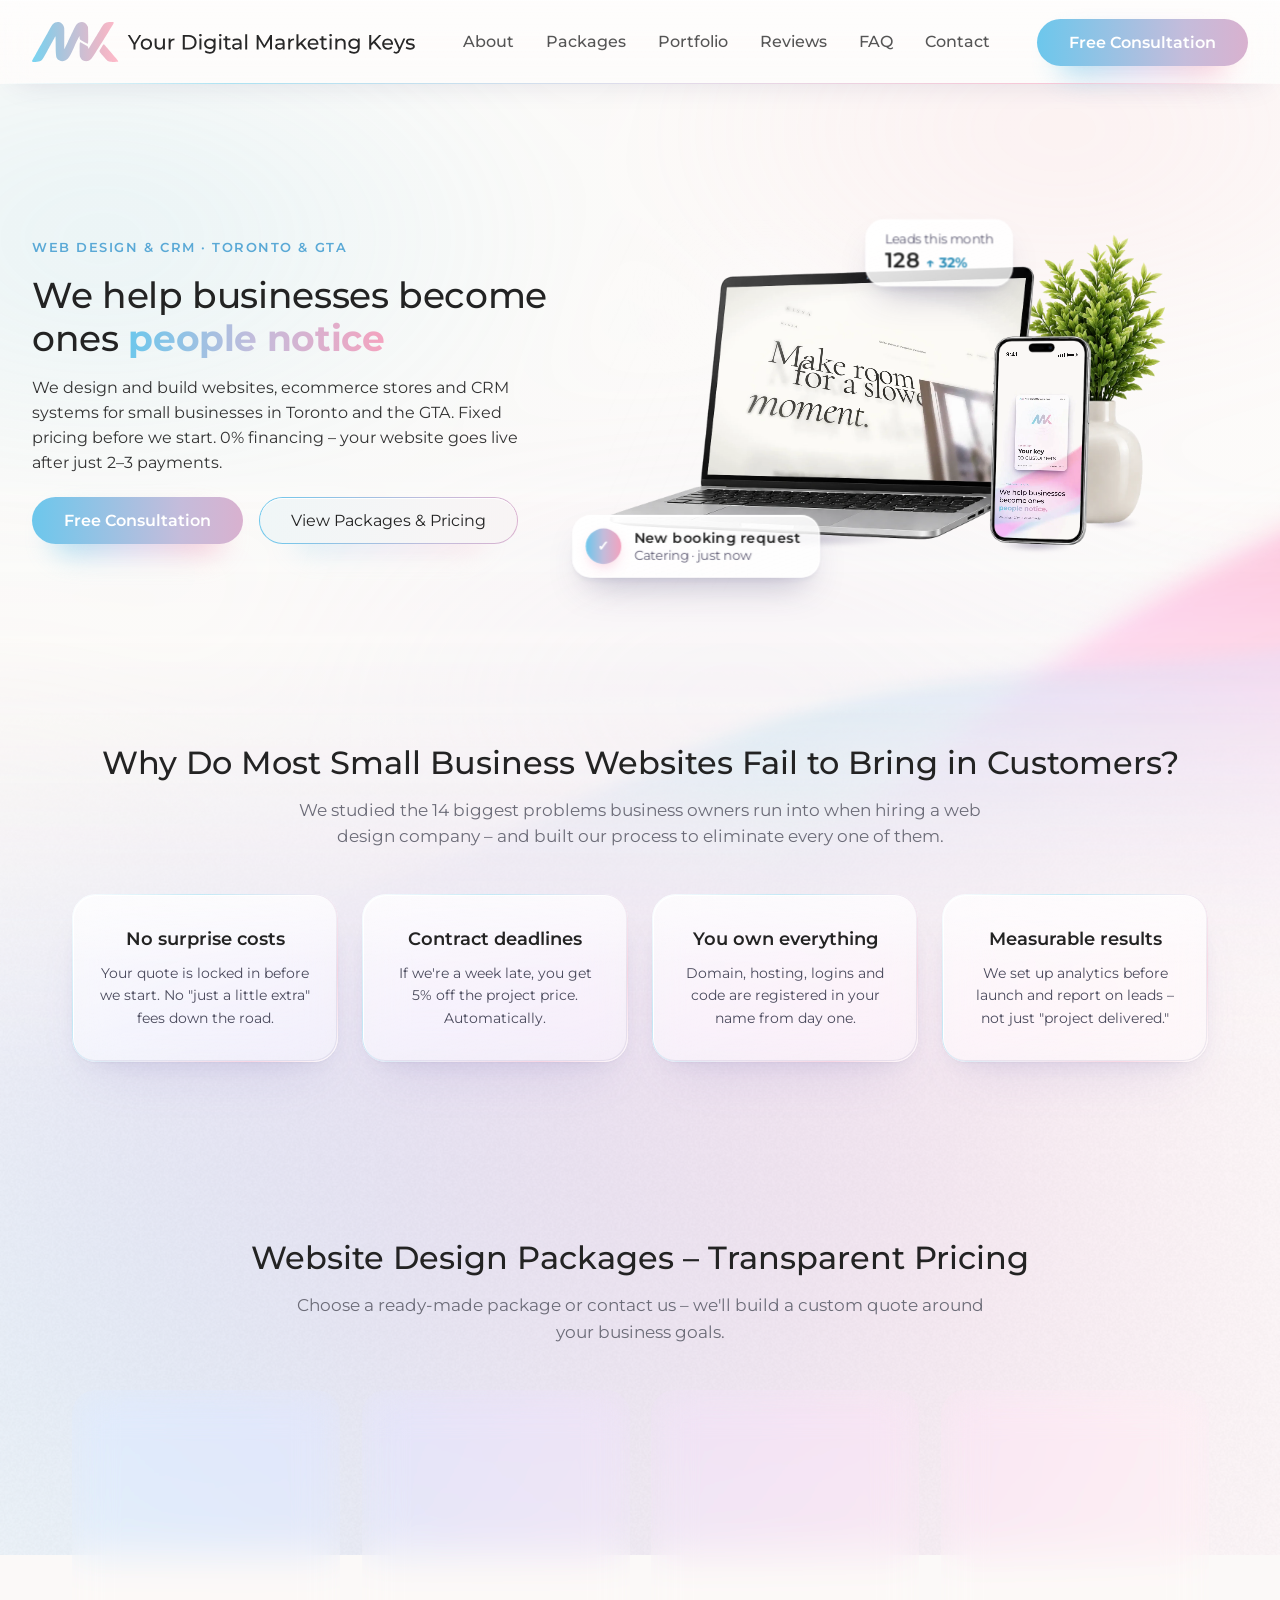
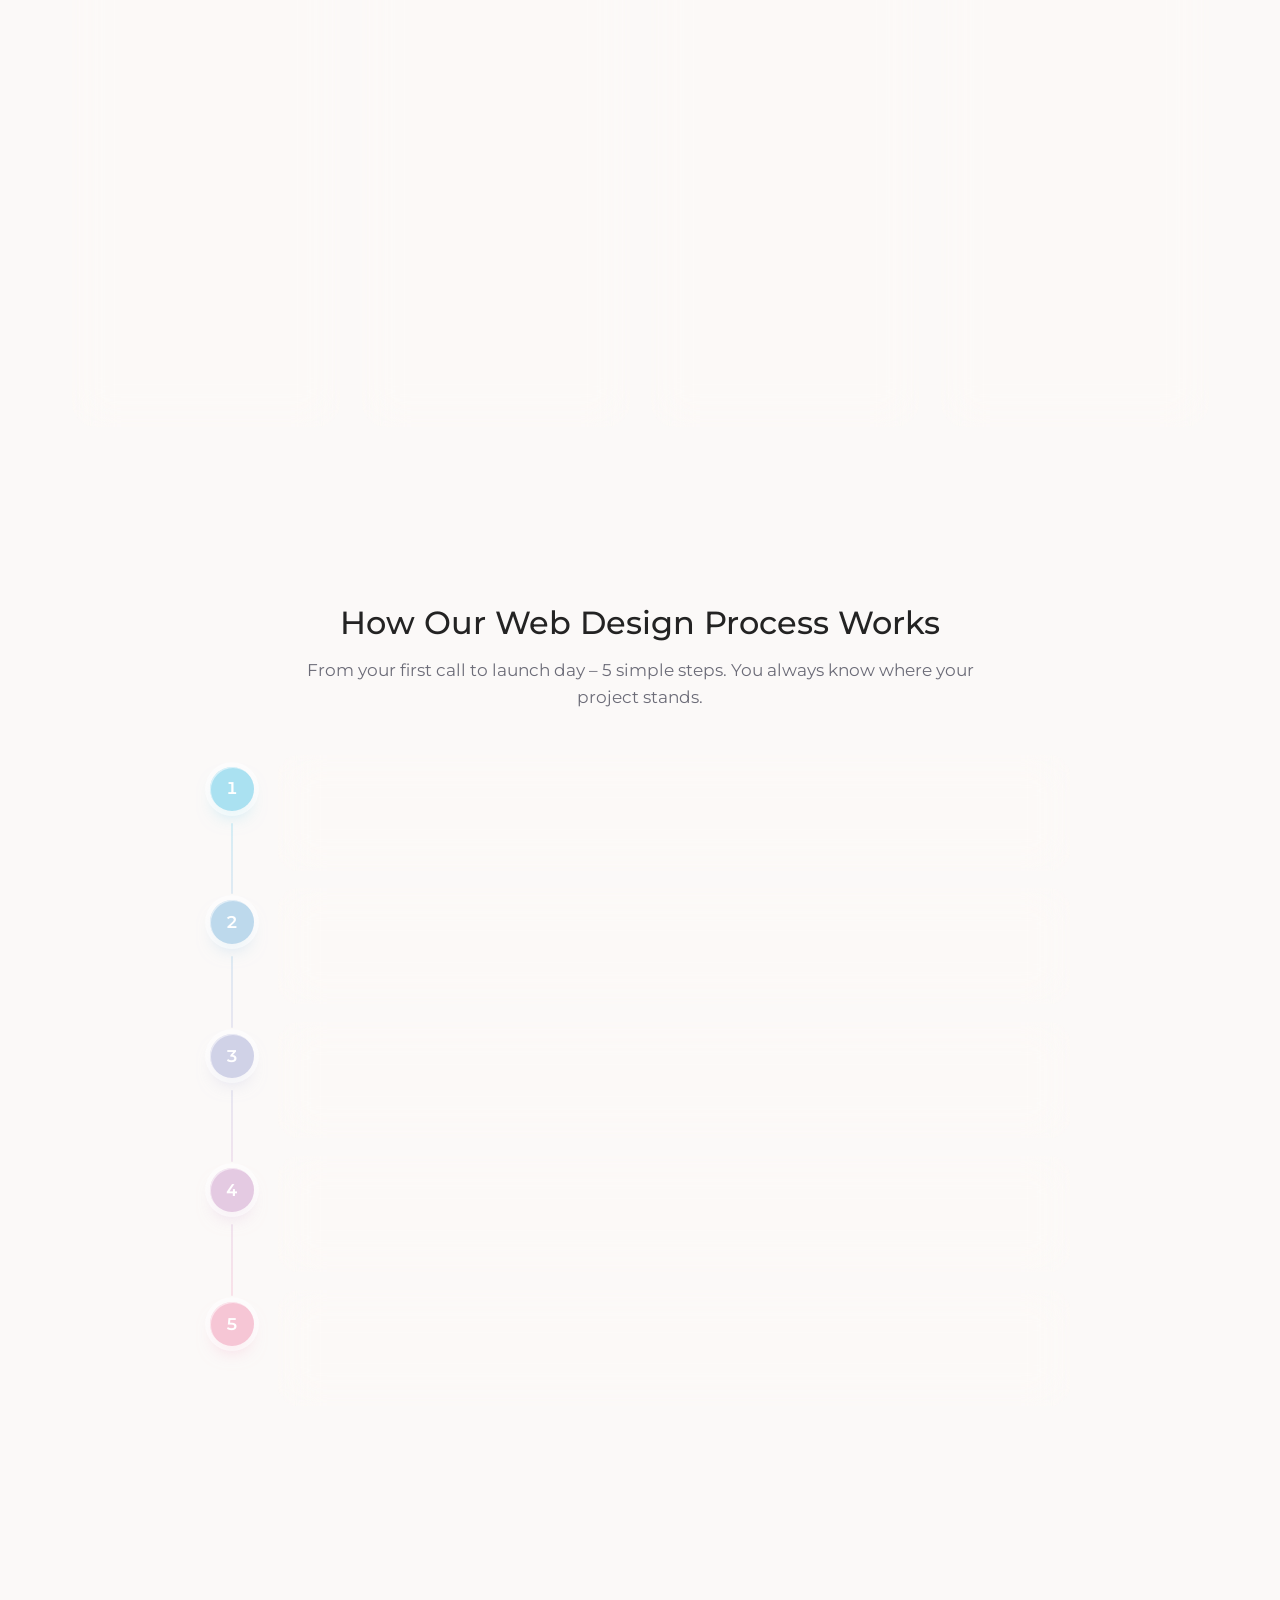
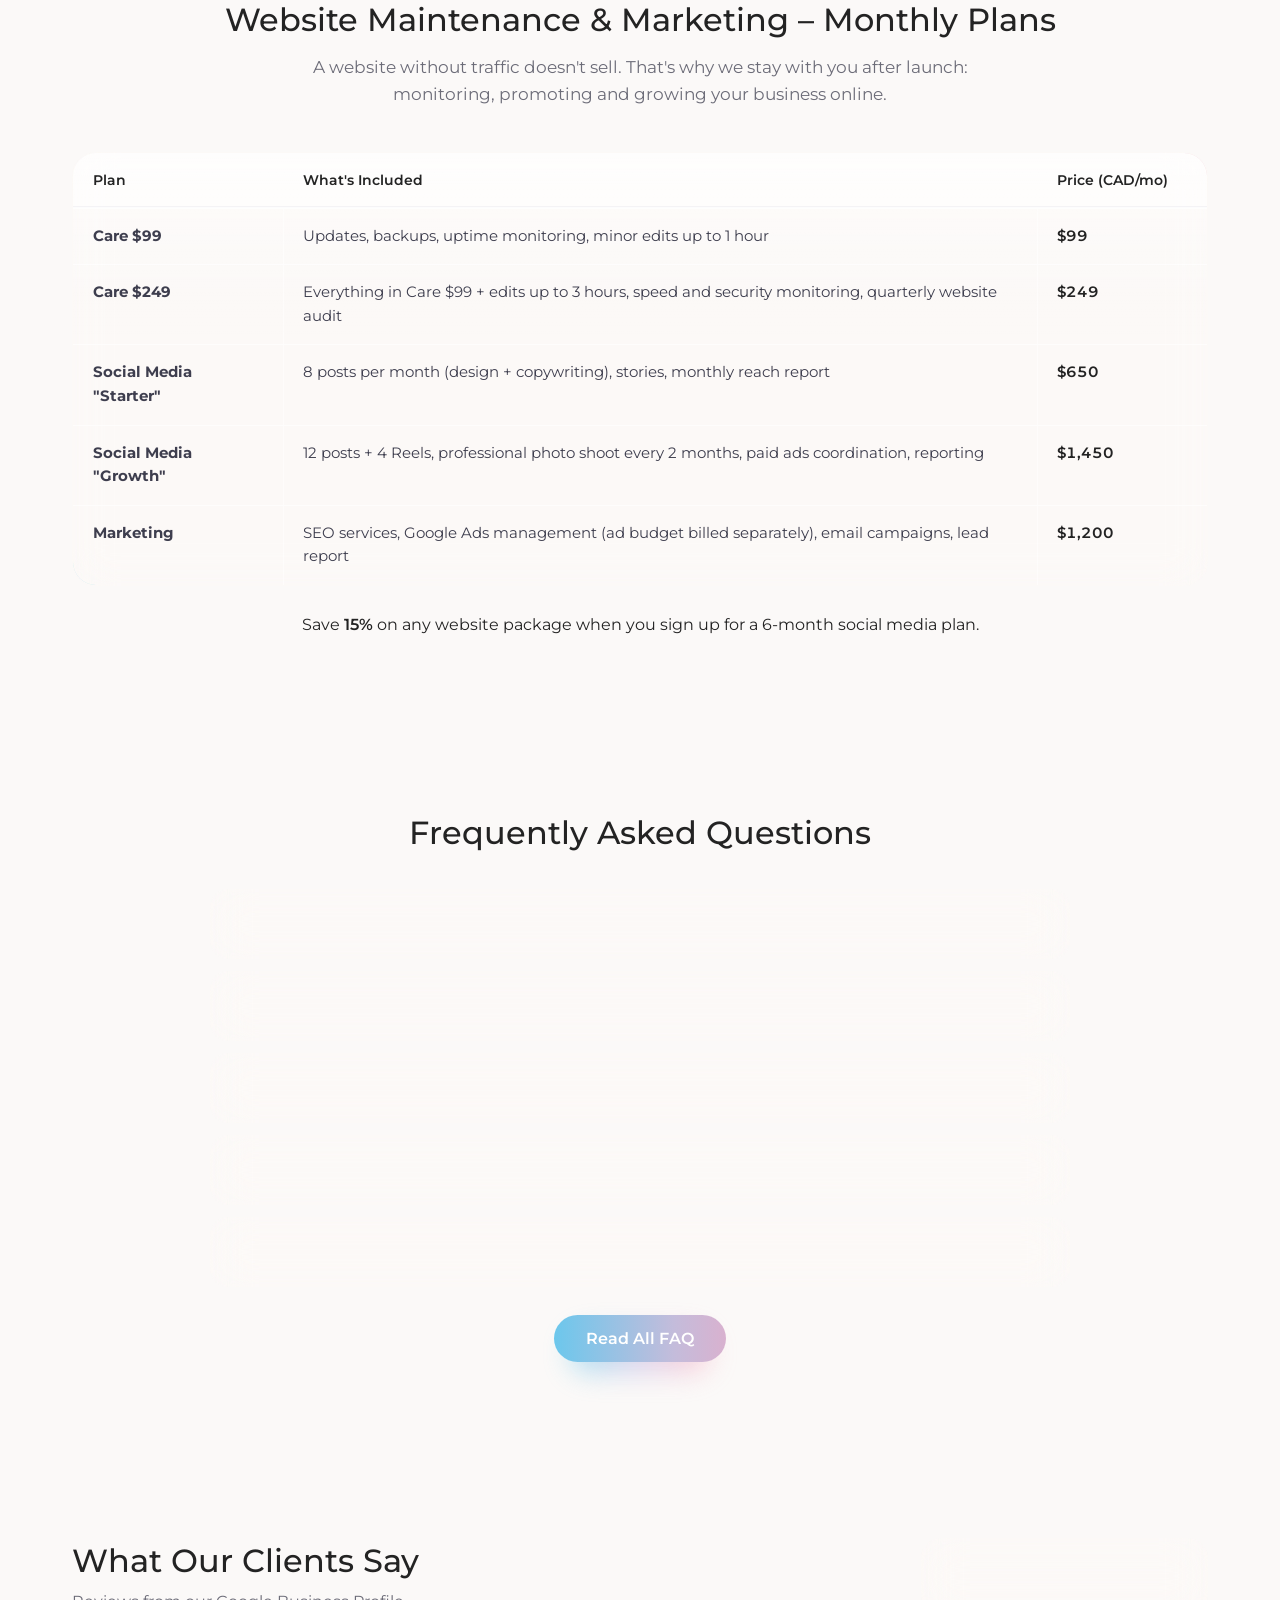
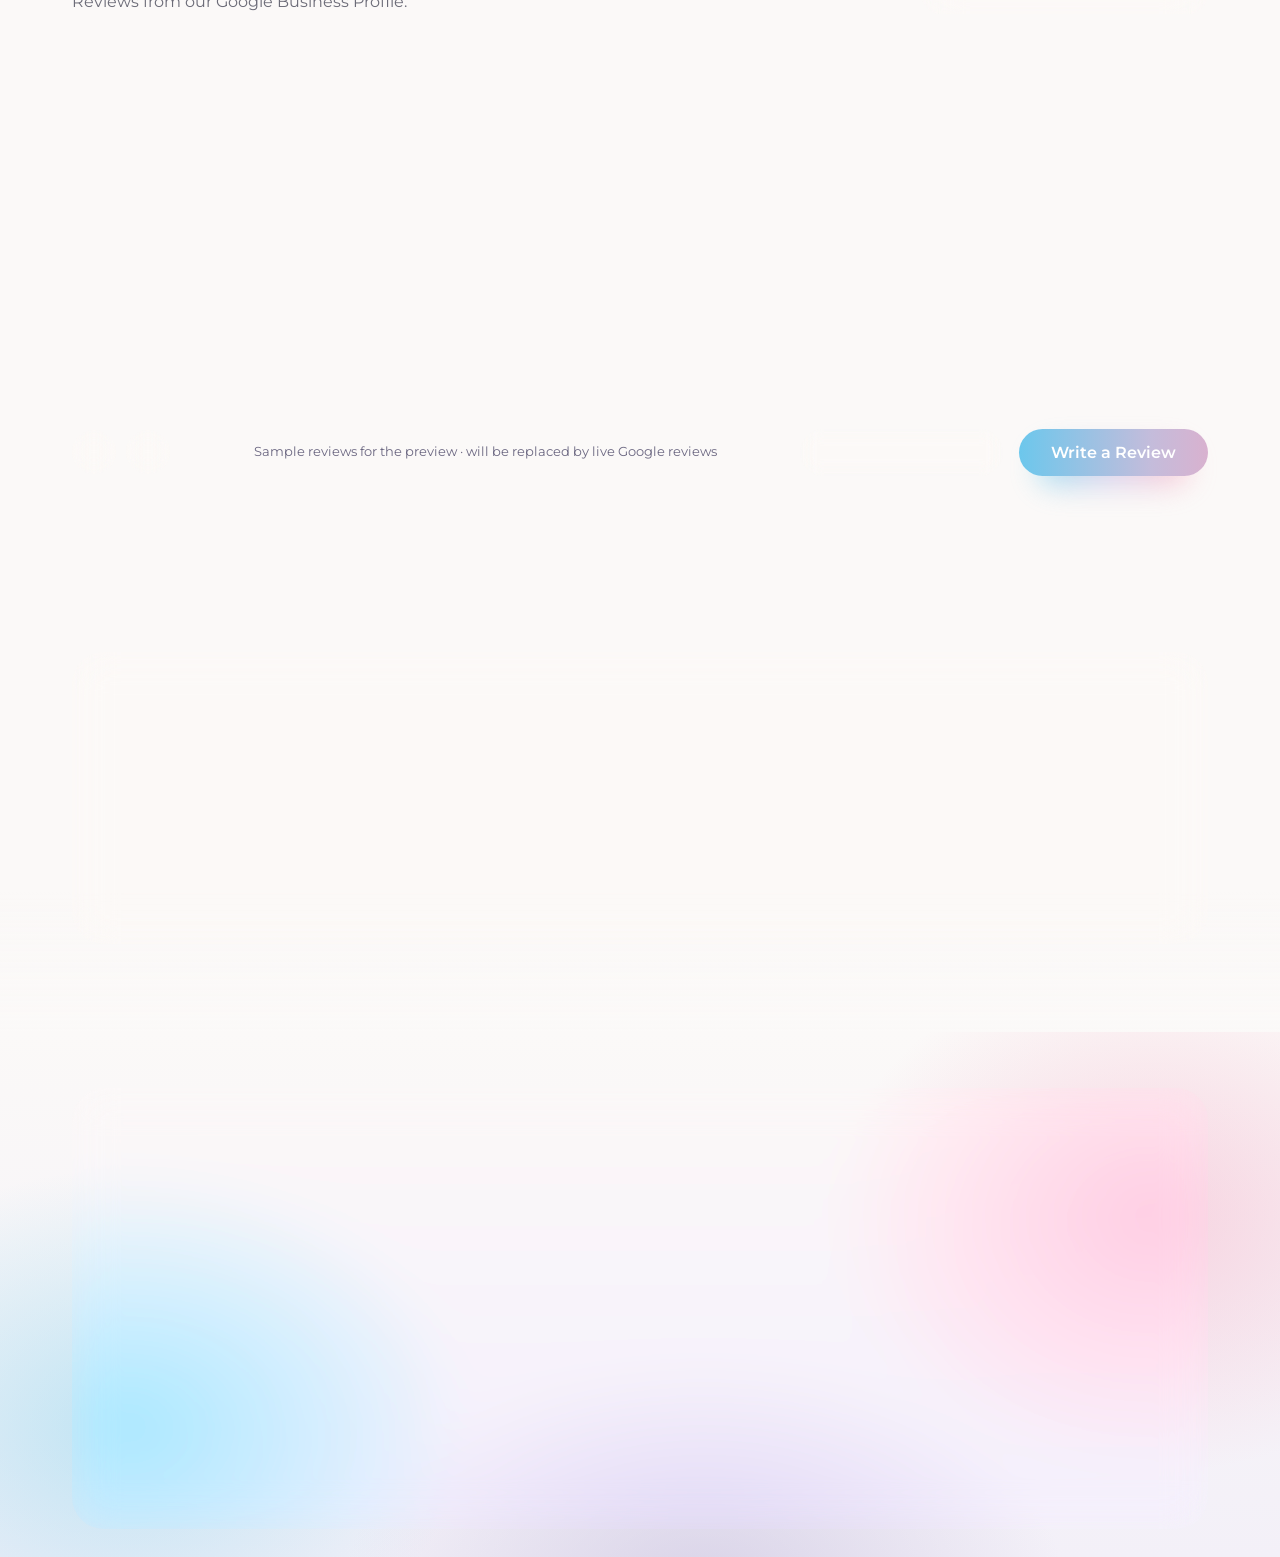
<file: index.html>
<!DOCTYPE html>
<html lang="en-CA">
<head>
<meta charset="UTF-8">
<meta name="viewport" content="width=device-width, initial-scale=1.0, viewport-fit=cover">
<title>Web Design for Small Business in Toronto &amp; GTA | YDMK</title>
<meta name="description" content="Custom websites, online stores and CRM for small businesses in Toronto, Mississauga and the GTA. Fixed pricing, 0% financing, free consultation.">
<link rel="canonical" href="https://yourdigitalmarketingkeys.com/">
<link rel="icon" href="favicon.ico" sizes="any">
<link rel="icon" type="image/png" sizes="192x192" href="assets/img/icon-192.png">
<link rel="apple-touch-icon" href="assets/img/apple-touch-icon.png">
<link rel="manifest" href="site.webmanifest">
<meta name="theme-color" content="#FBF9F8">
<link rel="preload" href="assets/fonts/Montserrat-Regular-latin.woff2" as="font" type="font/woff2" crossorigin>
<link rel="preload" href="assets/fonts/Montserrat-Medium-latin.woff2" as="font" type="font/woff2" crossorigin>
<meta property="og:type" content="website">
<meta property="og:site_name" content="Your Digital Marketing Keys">
<meta property="og:locale" content="en_CA">
<meta property="og:title" content="Web Design for Small Business in Toronto &amp; GTA | YDMK">
<meta property="og:description" content="Custom websites, online stores and CRM for small businesses in Toronto, Mississauga and the GTA. Fixed pricing, 0% financing, free consultation.">
<meta property="og:url" content="https://yourdigitalmarketingkeys.com/">
<meta property="og:image" content="https://yourdigitalmarketingkeys.com/assets/img/og-image.png">
<meta property="og:image:width" content="1200"><meta property="og:image:height" content="630">
<meta property="og:image:alt" content="Your Digital Marketing Keys – Web Design, CRM &amp; Marketing in Toronto &amp; GTA">
<meta name="twitter:card" content="summary_large_image">
<meta name="geo.region" content="CA-ON"><meta name="geo.placename" content="Mississauga">
<script type="application/ld+json">
{"@context": "https://schema.org", "@type": "ProfessionalService", "name": "Your Digital Marketing Keys", "description": "Website design and development, ecommerce stores, CRM systems and social media marketing for small businesses in Toronto, Mississauga and the GTA.", "url": "https://yourdigitalmarketingkeys.com/", "telephone": "+1-780-668-8612", "email": "info@yourdigitalmarketingkeys.com", "areaServed": [{"@type": "City", "name": "Toronto"}, {"@type": "City", "name": "Mississauga"}, {"@type": "AdministrativeArea", "name": "Greater Toronto Area"}, {"@type": "Country", "name": "Canada"}], "address": {"@type": "PostalAddress", "addressLocality": "Mississauga", "addressRegion": "ON", "addressCountry": "CA"}, "priceRange": "$99 - $11,500", "openingHours": "Mo-Sa 09:00-19:00", "availableLanguage": ["English", "French", "Ukrainian"], "sameAs": ["https://instagram.com/", "https://facebook.com/", "https://linkedin.com/"], "logo": "https://yourdigitalmarketingkeys.com/assets/img/icon-512.png", "image": "https://yourdigitalmarketingkeys.com/assets/img/og-image.png"}
</script>
<link rel="stylesheet" href="assets/css/main.css">
<link rel="stylesheet" href="assets/css/home.css">
<link rel="stylesheet" href="assets/css/glass.css">
</head>
<body>
<svg width="0" height="0" style="position:absolute" aria-hidden="true">
  <symbol id="i-mail" viewBox="0 0 24 24"><rect x="3" y="5" width="18" height="14" rx="2.5"/><path d="M4 7l8 6 8-6"/></symbol>
  <symbol id="i-phone" viewBox="0 0 24 24"><path d="M5 4h3.5l2 5-2.3 1.4a11 11 0 005.4 5.4L15 13.5l5 2V19a2 2 0 01-2 2A16 16 0 013 6a2 2 0 012-2z"/></symbol>
  <symbol id="i-time" viewBox="0 0 24 24"><circle cx="12" cy="12" r="9"/><path d="M12 7v5l3 2"/></symbol>
  <symbol id="i-pin" viewBox="0 0 24 24"><path d="M12 21s-7-6.2-7-11.5a7 7 0 0114 0C19 14.8 12 21 12 21z"/><circle cx="12" cy="9.5" r="2.5"/></symbol>
  <symbol id="i-ig" viewBox="0 0 24 24"><rect x="3" y="3" width="18" height="18" rx="5"/><circle cx="12" cy="12" r="4"/><path d="M17.5 6.5h.01"/></symbol>
  <symbol id="i-fb" viewBox="0 0 24 24"><path d="M15 3h-2.5A3.5 3.5 0 009 6.5V10H6.5v3.5H9V21h3.5v-7.5H15l.5-3.5h-3V7a1 1 0 011-1H15z"/></symbol>
  <symbol id="i-in" viewBox="0 0 24 24"><rect x="3" y="3" width="18" height="18" rx="3"/><path d="M8 10.5V17M8 7.5v.01M12 17v-6.5M12 13.5a2.5 2.5 0 015 0V17"/></symbol>
</svg>


<nav class="top" aria-label="Main">
  <div class="wrap">
    <a class="logo" href="./" aria-label="Your Digital Marketing Keys – home"><img src="assets/img/logo.svg" alt="Your Digital Marketing Keys" width="383" height="40"></a>
    <div class="links">
      <a href="#about">About</a>
      <a href="#packages">Packages</a>
      <a href="portfolio.html">Portfolio</a>
      <a href="#reviews">Reviews</a>
      <a href="faq.html">FAQ</a>
      <a href="contact.html">Contact</a>
    </div>
    <a class="btn" href="contact.html">Free Consultation</a>
    <button class="burger" id="burger" aria-label="Open menu" aria-expanded="false"><span></span><span></span><span></span></button>
  </div>
  <div class="mnav" id="mnav">
    <a href="#about">About</a>
    <a href="#packages">Packages</a>
    <a href="portfolio.html">Portfolio</a>
    <a href="#reviews">Reviews</a>
    <a href="faq.html">FAQ</a>
    <a href="contact.html">Contact</a>
    <a class="btn" href="contact.html">Free Consultation</a>
  </div>
</nav>

<main>
<div class="atmo">
  <div class="wv-bg" aria-hidden="true">
    <div class="wv-gradient"></div>
    <div class="wv-texture"></div>
    <div class="wv-frame"><div class="wv-ribbon">
      <svg id="wvSvg" viewBox="0 0 1400 400" preserveAspectRatio="xMidYMax slice" xmlns="http://www.w3.org/2000/svg" focusable="false">
        <defs>
          <linearGradient id="wvMain" x1="0" y1="0" x2="1" y2="0" spreadMethod="repeat"><stop offset="0%" style="stop-color:var(--wv-pink)"/><stop offset="25%" stop-color="#fcc6f8"/><stop offset="50%" style="stop-color:var(--wv-blue)"/><stop offset="75%" stop-color="#fcc6f8"/><stop offset="100%" style="stop-color:var(--wv-pink)"/><animate attributeName="x1" values="0;-1" dur="7s" repeatCount="indefinite"/><animate attributeName="x2" values="1;0" dur="7s" repeatCount="indefinite"/></linearGradient>
          <linearGradient id="wvUnder" x1="0" y1="0" x2="1" y2="0" spreadMethod="repeat"><stop offset="0%" style="stop-color:var(--wv-blue)"/><stop offset="25%" stop-color="#fcc6f8"/><stop offset="50%" style="stop-color:var(--wv-pink)"/><stop offset="75%" stop-color="#fcc6f8"/><stop offset="100%" style="stop-color:var(--wv-blue)"/><animate attributeName="x1" values="0;1" dur="9s" repeatCount="indefinite"/><animate attributeName="x2" values="1;2" dur="9s" repeatCount="indefinite"/></linearGradient>
          <linearGradient id="wvFront" x1="0" y1="0" x2="1" y2="0" spreadMethod="repeat"><stop offset="0%" style="stop-color:var(--wv-pink)"/><stop offset="25%" stop-color="#fcc6f8"/><stop offset="50%" style="stop-color:var(--wv-blue)"/><stop offset="75%" stop-color="#fcc6f8"/><stop offset="100%" style="stop-color:var(--wv-pink)"/><animate attributeName="x1" values="0;1" dur="7s" repeatCount="indefinite"/><animate attributeName="x2" values="1;2" dur="7s" repeatCount="indefinite"/></linearGradient>
          <linearGradient id="wvEdge" x1="0" y1="0" x2="0" y2="1"><stop offset="0%" stop-color="#9f5eff" stop-opacity="0"/><stop offset="55%" stop-color="#9f5eff" stop-opacity="0"/><stop offset="100%" stop-color="#9f5eff" stop-opacity=".5"/></linearGradient>
          <linearGradient id="wvShadow" x1="0" y1="0" x2="1" y2="0" spreadMethod="repeat"><stop offset="0%" stop-color="#f8c9a3"/><stop offset="25%" stop-color="#fcc6f8"/><stop offset="50%" stop-color="#f8c9a3"/><stop offset="75%" stop-color="#fcc6f8"/><stop offset="100%" stop-color="#f8c9a3"/><animate attributeName="x1" values="0;-1" dur="7s" repeatCount="indefinite"/><animate attributeName="x2" values="1;0" dur="7s" repeatCount="indefinite"/></linearGradient>
        </defs>
        <path class="wv-path shadow" fill="url(#wvShadow)" data-wave="main" data-dur="12"/>
        <path class="wv-path under" fill="url(#wvUnder)" data-wave="under" data-dur="9"/>
        <path class="wv-path main" fill="url(#wvMain)" data-wave="main" data-dur="12"/>
        <path class="wv-path front" fill="url(#wvFront)" data-wave="main" data-dur="17"/>
        <path class="wv-path edge" fill="url(#wvEdge)" data-wave="main" data-dur="12"/>
      </svg>
    </div></div>
  </div>
  <header class="hero">
    <div class="wrap hero-grid"><div class="hero-in">
      <p class="kicker">Web Design &amp; CRM · Toronto &amp; GTA</p>
      <h1>We help businesses become <br>ones <span class="gt">people notice</span></h1>
      <p class="sub">We design and build websites, ecommerce stores and CRM systems for small businesses in Toronto and the GTA. Fixed pricing before we start. 0% financing – your website goes live after just 2–3 payments.</p>
      <div class="cta-row">
        <a class="btn" href="contact.html">Free Consultation</a>
        <a class="btn2" href="#packages">View Packages &amp; Pricing</a>
      </div>
    </div>
    <figure class="hero-mock hm-enter" id="heroScene" role="img" aria-label="Our work on a laptop and a phone: a tour of the KISSA café website and the Your Digital Marketing Keys brand reel">
      <div class="hm-tilt">
        <div class="hm-stage">
          <div class="hm-floor"></div>
          <div class="hm-scr hm-scr-lap">
            <img src="assets/media/kissa-laptop.webp" alt="" width="1280" height="720">
            <video muted playsinline loop preload="none" poster="assets/media/kissa-laptop.webp" data-src="assets/media/kissa-laptop.mp4" data-heavy></video>
          </div>
          <div class="hm-scr hm-scr-ph">
            <div class="hm-sbar"><span>9:41</span><span><span class="hm-sig"><i></i><i></i><i></i><i></i></span><i class="hm-bat"><b></b></i></span></div>
            <img src="assets/media/ydmk-phone.webp" alt="" width="480" height="852">
            <video muted playsinline loop preload="none" poster="assets/media/ydmk-phone.webp" data-src="assets/media/ydmk-phone.mp4"></video>
          </div>
          <img class="hm-devices" src="assets/img/hero/devices.webp" width="1536" height="1024" alt="" fetchpriority="high">
          <div class="hm-glare"></div>
        </div>
        <div class="hm-chip hm-chip-a" aria-hidden="true"><span class="hm-ic">✓</span><span><b>New booking request</b><small>Catering · just now</small></span></div>
        <div class="hm-chip hm-chip-b" aria-hidden="true"><span><small>Leads this month</small><b>128<span class="hm-up">↑ 32%</span></b></span></div>
      </div>
    </figure>
    </div>
  </header>

</div>

<div data-ambient-zone>
  <section class="band" id="about">
    <div class="wrap">
      <h2 class="center">Why Do Most Small Business Websites Fail to Bring in Customers?</h2>
      <p class="lead">We studied the 14 biggest problems business owners run into when hiring a web design company – and built our process to eliminate every one of them.</p>
      <div class="vgrid" data-mobile="deck">
        <div class="vcard glass" data-tilt="10"><div class="tilt-in"><h3>No surprise costs</h3><p>Your quote is locked in before we start. No "just a little extra" fees down the road.</p></div></div>
        <div class="vcard glass" data-tilt="10"><div class="tilt-in"><h3>Contract deadlines</h3><p>If we're a week late, you get 5% off the project price. Automatically.</p></div></div>
        <div class="vcard glass" data-tilt="10"><div class="tilt-in"><h3>You own everything</h3><p>Domain, hosting, logins and code are registered in your name from day one.</p></div></div>
        <div class="vcard glass" data-tilt="10"><div class="tilt-in"><h3>Measurable results</h3><p>We set up analytics before launch and report on leads – not just "project delivered."</p></div></div>
      </div>
    </div>
  </section>

<section class="alt" id="packages">
  <div class="wrap">
    <h2 class="center">Website Design Packages – Transparent Pricing</h2>
    <p class="lead">Choose a ready-made package or contact us – we'll build a custom quote around your business goals.</p>
    <div class="pgrid" data-mobile="carousel">
      <div class="card glass" data-tilt="10"><div class="tilt-in"><h3>Starter</h3><p class="per">Landing page for service businesses</p>
        <p class="price">$2,800</p><p class="per">or 20% down + 6 × $375/mo</p>
        <ul><li>Landing page with up to 6 sections, custom design</li><li>Mobile-friendly and responsive on tablets</li><li>Lead forms + Google Analytics 4</li><li>Basic SEO setup</li><li>Launch in 2–3 weeks</li></ul>
        <a class="btn" href="contact.html?pkg=starter">Discuss Your Project</a>
      </div></div>
      <div class="card hot glass" data-tilt="10"><span class="tag">Most Popular</span><div class="tilt-in"><h3>Business</h3><p class="per">Company website + CRM form</p>
        <p class="price">$6,900</p><p class="per">or 25% down + 8 × $650/mo</p>
        <ul><li>10–15 page website, designed from scratch</li><li>SEO foundation: site structure, speed, meta tags</li><li>2 languages (EN + FR)</li><li>Leads go straight into your CRM</li><li>Dashboard showing where customers come from</li><li>Launch in 4–6 weeks</li></ul>
        <a class="btn" href="contact.html?pkg=business">Discuss Your Project</a>
      </div></div>
      <div class="card glass" data-tilt="10"><div class="tilt-in"><h3>Online Store</h3><p class="per">Turnkey ecommerce website</p>
        <p class="price">$11,500</p><p class="per">or 30% down + 10 × $805/mo</p>
        <ul><li>Shopify / WooCommerce store, up to 50 products</li><li>Payments: Stripe, PayPal, credit cards</li><li>HST tax and shipping setup</li><li>Design tailored to your brand</li><li>Training: manage your store yourself in 1 hour</li><li>Launch in 5–8 weeks</li></ul>
        <a class="btn" href="contact.html?pkg=store">Discuss Your Project</a>
      </div></div>
      <div class="card glass" data-tilt="10"><div class="tilt-in"><h3>Growth System</h3><p class="per">Website + CRM + sales automation</p>
        <p class="price">$9,800</p><p class="per">or 30% down + 10 × $686/mo</p>
        <ul><li>Everything in the Business package</li><li>CRM (HubSpot / Zoho) built around your sales process</li><li>Automated funnels: inquiry → email → call</li><li>Sales dashboard for owners and managers</li><li>2-hour team training session</li><li>Launch in 6–8 weeks</li></ul>
        <a class="btn" href="contact.html?pkg=growth">Discuss Your Project</a>
      </div></div>
    </div>
  </div>
</section>

<section id="process">
  <div class="wrap">
    <h2 class="center">How Our Web Design Process Works</h2>
    <p class="lead">From your first call to launch day – 5 simple steps. You always know where your project stands.</p>
    <ol class="steps">
      <li class="step"><span class="num">1</span><div class="step-card glass" data-tilt="8"><h3>Free Discovery Call &amp; Website Audit (30 min)</h3><p>We connect by phone or meet in person in the GTA. We review your current website (if you have one) and your competitors, then give you a plan and an exact price – no obligation.</p></div></li>
      <li class="step"><span class="num">2</span><div class="step-card glass" data-tilt="8"><h3>Fixed-Price Contract</h3><p>We sign a contract covering price, timeline, payment schedule and service level agreement. You pay a 20–30% deposit and we get started.</p></div></li>
      <li class="step"><span class="num">3</span><div class="step-card glass" data-tilt="8"><h3>Design &amp; Development</h3><p>We show you a prototype and design first – you approve it before any development begins. You get a short status update every week.</p></div></li>
      <li class="step"><span class="num">4</span><div class="step-card glass" data-tilt="8"><h3>Testing &amp; Launch</h3><p>We test speed, forms, analytics and how the site looks on every device. Then we launch on your domain and hand over your logins.</p></div></li>
      <li class="step"><span class="num">5</span><div class="step-card glass" data-tilt="8"><h3>Payment Plan &amp; Growth</h3><p>Your website is already live and collecting leads while you pay off the balance. After that – ongoing support, marketing and growth, based on your plan.</p></div></li>
    </ol>
  </div>
</section>

<section class="alt" id="services">
  <div class="wrap">
    <h2 class="center">Website Maintenance &amp; Marketing – Monthly Plans</h2>
    <p class="lead">A website without traffic doesn't sell. That's why we stay with you after launch: monitoring, promoting and growing your business online.</p>
    <div class="tscroll glass" data-mobile="deck">
    <table class="plans">
      <tr><th>Plan</th><th>What's Included</th><th>Price (CAD/mo)</th></tr>
      <tr><td><b>Care $99</b></td><td>Updates, backups, uptime monitoring, minor edits up to 1 hour</td><td>$99</td></tr>
      <tr><td><b>Care $249</b></td><td>Everything in Care $99 + edits up to 3 hours, speed and security monitoring, quarterly website audit</td><td>$249</td></tr>
      <tr><td><b>Social Media "Starter"</b></td><td>8 posts per month (design + copywriting), stories, monthly reach report</td><td>$650</td></tr>
      <tr><td><b>Social Media "Growth"</b></td><td>12 posts + 4 Reels, professional photo shoot every 2 months, paid ads coordination, reporting</td><td>$1,450</td></tr>
      <tr><td><b>Marketing</b></td><td>SEO services, Google Ads management (ad budget billed separately), email campaigns, lead report</td><td>$1,200</td></tr>
    </table>
    </div>
    <p class="center note">Save <b>15%</b> on any website package when you sign up for a 6-month social media plan.</p>
  </div>
</section>

<section class="faq" id="faq-home">
  <div class="wrap">
    <h2 class="center" style="margin-bottom:36px">Frequently Asked Questions</h2>
    <div id="faqHome">
<details class="glass"><summary>How much does a website cost in Toronto?</summary><p>A landing page starts at $2,800, a company website at $6,900, and an ecommerce store at $11,500. Your price is fixed in the contract before work begins and doesn&#x27;t change during the project.</p></details>
<details class="glass"><summary>How does the payment plan work?</summary><p>Pay 20–30% upfront, then the balance in equal monthly payments over 6–10 months at 0% interest. Your website launches and starts collecting leads after just 2–3 payments. Pay in full and save 10%.</p></details>
<details class="glass"><summary>What happens if you miss the deadline?</summary><p>For every week of delay, you automatically receive a 5% discount on the project price. It&#x27;s written into the contract.</p></details>
<details class="glass"><summary>Who owns the website?</summary><p>You do. The domain and hosting are registered in your name, and all logins are handed over on launch day (on a payment plan, after the final payment – but your website stays live the whole time).</p></details>
<details class="glass"><summary>How do I get started with Your Digital Marketing Keys?</summary><p>Simply contact us to schedule a consultation. We&#x27;ll discuss your goals, recommend suitable services, and outline the next steps, timeline, and pricing before starting your project.</p></details>
</div>
    <div class="more"><a class="btn" href="faq.html">Read All FAQ</a></div>
  </div>
</section>

<section id="reviews">
  <div class="wrap">
    <div class="rev-top">
      <div>
        <h2>What Our Clients Say</h2>
        <p style="color:var(--muted);margin-top:8px">Reviews from our Google Business Profile.</p>
      </div>
      <div class="rating glass">
        <b>5.0</b>
        <div><span class="stars" aria-label="5 out of 5 stars"><svg viewBox="0 0 24 24"><path d="M12 2.5l2.9 6.1 6.6.8-4.9 4.6 1.3 6.6L12 17.3l-5.9 3.3 1.3-6.6L2.5 9.4l6.6-.8z"/></svg><svg viewBox="0 0 24 24"><path d="M12 2.5l2.9 6.1 6.6.8-4.9 4.6 1.3 6.6L12 17.3l-5.9 3.3 1.3-6.6L2.5 9.4l6.6-.8z"/></svg><svg viewBox="0 0 24 24"><path d="M12 2.5l2.9 6.1 6.6.8-4.9 4.6 1.3 6.6L12 17.3l-5.9 3.3 1.3-6.6L2.5 9.4l6.6-.8z"/></svg><svg viewBox="0 0 24 24"><path d="M12 2.5l2.9 6.1 6.6.8-4.9 4.6 1.3 6.6L12 17.3l-5.9 3.3 1.3-6.6L2.5 9.4l6.6-.8z"/></svg><svg viewBox="0 0 24 24"><path d="M12 2.5l2.9 6.1 6.6.8-4.9 4.6 1.3 6.6L12 17.3l-5.9 3.3 1.3-6.6L2.5 9.4l6.6-.8z"/></svg></span><small>Based on 5 Google reviews</small></div>
      </div>
    </div>
    <div class="rev-track" id="revTrack">
<article class="review glass" data-tilt="10"><div class="rhead"><span class="av" style="background:#75D0ED">R</span><div><b>Reviewer name</b><small>2 weeks ago</small></div></div><span class="stars" aria-label="5 out of 5 stars"><svg viewBox="0 0 24 24"><path d="M12 2.5l2.9 6.1 6.6.8-4.9 4.6 1.3 6.6L12 17.3l-5.9 3.3 1.3-6.6L2.5 9.4l6.6-.8z"/></svg><svg viewBox="0 0 24 24"><path d="M12 2.5l2.9 6.1 6.6.8-4.9 4.6 1.3 6.6L12 17.3l-5.9 3.3 1.3-6.6L2.5 9.4l6.6-.8z"/></svg><svg viewBox="0 0 24 24"><path d="M12 2.5l2.9 6.1 6.6.8-4.9 4.6 1.3 6.6L12 17.3l-5.9 3.3 1.3-6.6L2.5 9.4l6.6-.8z"/></svg><svg viewBox="0 0 24 24"><path d="M12 2.5l2.9 6.1 6.6.8-4.9 4.6 1.3 6.6L12 17.3l-5.9 3.3 1.3-6.6L2.5 9.4l6.6-.8z"/></svg><svg viewBox="0 0 24 24"><path d="M12 2.5l2.9 6.1 6.6.8-4.9 4.6 1.3 6.6L12 17.3l-5.9 3.3 1.3-6.6L2.5 9.4l6.6-.8z"/></svg></span><p>They rebuilt our restaurant website in five weeks and the price never changed from the quote. Online bookings started coming in the first week after launch.</p><span class="src">Posted on Google</span></article>
<article class="review glass" data-tilt="10"><div class="rhead"><span class="av" style="background:#B7B3DC">R</span><div><b>Reviewer name</b><small>1 month ago</small></div></div><span class="stars" aria-label="5 out of 5 stars"><svg viewBox="0 0 24 24"><path d="M12 2.5l2.9 6.1 6.6.8-4.9 4.6 1.3 6.6L12 17.3l-5.9 3.3 1.3-6.6L2.5 9.4l6.6-.8z"/></svg><svg viewBox="0 0 24 24"><path d="M12 2.5l2.9 6.1 6.6.8-4.9 4.6 1.3 6.6L12 17.3l-5.9 3.3 1.3-6.6L2.5 9.4l6.6-.8z"/></svg><svg viewBox="0 0 24 24"><path d="M12 2.5l2.9 6.1 6.6.8-4.9 4.6 1.3 6.6L12 17.3l-5.9 3.3 1.3-6.6L2.5 9.4l6.6-.8z"/></svg><svg viewBox="0 0 24 24"><path d="M12 2.5l2.9 6.1 6.6.8-4.9 4.6 1.3 6.6L12 17.3l-5.9 3.3 1.3-6.6L2.5 9.4l6.6-.8z"/></svg><svg viewBox="0 0 24 24"><path d="M12 2.5l2.9 6.1 6.6.8-4.9 4.6 1.3 6.6L12 17.3l-5.9 3.3 1.3-6.6L2.5 9.4l6.6-.8z"/></svg></span><p>Very clear process. We saw the design before any development started and got an update every Friday. Being able to pay monthly made it easy for our budget.</p><span class="src">Posted on Google</span></article>
<article class="review glass" data-tilt="10"><div class="rhead"><span class="av" style="background:#F4A3BF">R</span><div><b>Reviewer name</b><small>1 month ago</small></div></div><span class="stars" aria-label="5 out of 5 stars"><svg viewBox="0 0 24 24"><path d="M12 2.5l2.9 6.1 6.6.8-4.9 4.6 1.3 6.6L12 17.3l-5.9 3.3 1.3-6.6L2.5 9.4l6.6-.8z"/></svg><svg viewBox="0 0 24 24"><path d="M12 2.5l2.9 6.1 6.6.8-4.9 4.6 1.3 6.6L12 17.3l-5.9 3.3 1.3-6.6L2.5 9.4l6.6-.8z"/></svg><svg viewBox="0 0 24 24"><path d="M12 2.5l2.9 6.1 6.6.8-4.9 4.6 1.3 6.6L12 17.3l-5.9 3.3 1.3-6.6L2.5 9.4l6.6-.8z"/></svg><svg viewBox="0 0 24 24"><path d="M12 2.5l2.9 6.1 6.6.8-4.9 4.6 1.3 6.6L12 17.3l-5.9 3.3 1.3-6.6L2.5 9.4l6.6-.8z"/></svg><svg viewBox="0 0 24 24"><path d="M12 2.5l2.9 6.1 6.6.8-4.9 4.6 1.3 6.6L12 17.3l-5.9 3.3 1.3-6.6L2.5 9.4l6.6-.8z"/></svg></span><p>The team handles our Instagram and the content finally looks like our brand. The photo shoot they organized gave us material for months.</p><span class="src">Posted on Google</span></article>
<article class="review glass" data-tilt="10"><div class="rhead"><span class="av" style="background:#8FC9E6">R</span><div><b>Reviewer name</b><small>2 months ago</small></div></div><span class="stars" aria-label="5 out of 5 stars"><svg viewBox="0 0 24 24"><path d="M12 2.5l2.9 6.1 6.6.8-4.9 4.6 1.3 6.6L12 17.3l-5.9 3.3 1.3-6.6L2.5 9.4l6.6-.8z"/></svg><svg viewBox="0 0 24 24"><path d="M12 2.5l2.9 6.1 6.6.8-4.9 4.6 1.3 6.6L12 17.3l-5.9 3.3 1.3-6.6L2.5 9.4l6.6-.8z"/></svg><svg viewBox="0 0 24 24"><path d="M12 2.5l2.9 6.1 6.6.8-4.9 4.6 1.3 6.6L12 17.3l-5.9 3.3 1.3-6.6L2.5 9.4l6.6-.8z"/></svg><svg viewBox="0 0 24 24"><path d="M12 2.5l2.9 6.1 6.6.8-4.9 4.6 1.3 6.6L12 17.3l-5.9 3.3 1.3-6.6L2.5 9.4l6.6-.8z"/></svg><svg viewBox="0 0 24 24"><path d="M12 2.5l2.9 6.1 6.6.8-4.9 4.6 1.3 6.6L12 17.3l-5.9 3.3 1.3-6.6L2.5 9.4l6.6-.8z"/></svg></span><p>Our clinic now gets every booking request in the CRM instead of scattered emails. The dashboard shows exactly where new patients come from.</p><span class="src">Posted on Google</span></article>
<article class="review glass" data-tilt="10"><div class="rhead"><span class="av" style="background:#D9A9CF">R</span><div><b>Reviewer name</b><small>3 months ago</small></div></div><span class="stars" aria-label="5 out of 5 stars"><svg viewBox="0 0 24 24"><path d="M12 2.5l2.9 6.1 6.6.8-4.9 4.6 1.3 6.6L12 17.3l-5.9 3.3 1.3-6.6L2.5 9.4l6.6-.8z"/></svg><svg viewBox="0 0 24 24"><path d="M12 2.5l2.9 6.1 6.6.8-4.9 4.6 1.3 6.6L12 17.3l-5.9 3.3 1.3-6.6L2.5 9.4l6.6-.8z"/></svg><svg viewBox="0 0 24 24"><path d="M12 2.5l2.9 6.1 6.6.8-4.9 4.6 1.3 6.6L12 17.3l-5.9 3.3 1.3-6.6L2.5 9.4l6.6-.8z"/></svg><svg viewBox="0 0 24 24"><path d="M12 2.5l2.9 6.1 6.6.8-4.9 4.6 1.3 6.6L12 17.3l-5.9 3.3 1.3-6.6L2.5 9.4l6.6-.8z"/></svg><svg viewBox="0 0 24 24"><path d="M12 2.5l2.9 6.1 6.6.8-4.9 4.6 1.3 6.6L12 17.3l-5.9 3.3 1.3-6.6L2.5 9.4l6.6-.8z"/></svg></span><p>Friendly, fast and easy to reach on WhatsApp. They met us in person, explained everything in plain language and delivered on time.</p><span class="src">Posted on Google</span></article>
</div>
    <div class="rev-foot">
      <div class="rev-nav"><button type="button" id="revPrev" aria-label="Previous reviews">←</button><button type="button" id="revNext" aria-label="Next reviews">→</button></div>
      <small>Sample reviews for the preview · will be replaced by live Google reviews</small>
      <div class="cta-row"><a class="btn2" href="#" data-soon="Google reviews">See All on Google</a><a class="btn" href="#" data-soon="Write a review">Write a Review</a></div>
    </div>
  </div>
</section>

<section class="alt hcta">
  <div class="wrap"><div class="cta-panel glass">
    <h2>Ready to Talk About Your Project?</h2>
    <p>Book a free 30-minute consultation. You'll leave with a plan and an exact price – even if you decide not to work with us.</p>
    <div class="cta-row">
      <a class="btn" href="contact.html">Book a Free Consultation</a>
      <a class="btn2" href="portfolio.html">See Our Work</a>
    </div>
  </div></div>
</section>
</div>
</main>

<footer>
  <div class="wrap fpanel glass">
    <div class="fgrid">
      <div class="fbrand">
        <a class="flogo" href="./" aria-label="Your Digital Marketing Keys – home"><img src="assets/img/logo.svg" alt="Your Digital Marketing Keys" width="326" height="34"></a>
        <p>Websites, CRM and marketing for small businesses in Toronto and the GTA. Fixed pricing, 0% financing.</p>
        <div class="soc">
          <a href="https://instagram.com/" target="_blank" rel="noopener" aria-label="Instagram"><svg><use href="#i-ig"/></svg></a>
          <a href="https://facebook.com/" target="_blank" rel="noopener" aria-label="Facebook"><svg><use href="#i-fb"/></svg></a>
          <a href="https://linkedin.com/" target="_blank" rel="noopener" aria-label="LinkedIn"><svg><use href="#i-in"/></svg></a>
        </div>
      </div>
      <div>
        <p class="fh">Services</p>
        <ul>
          <li><a href="#packages">Website Design</a></li>
          <li><a href="#packages">E-commerce Stores</a></li>
          <li><a href="#packages">CRM &amp; Automation</a></li>
          <li><a href="portfolio.html?f=photo">Branding &amp; Content</a></li>
          <li><a href="#services">Social Media Management</a></li>
          <li><a href="#services">SEO &amp; Google Ads</a></li>
          <li><a href="#services">Website Care Plans</a></li>
        </ul>
      </div>
      <div>
        <p class="fh">Company</p>
        <ul>
          <li><a href="#about">About</a></li>
          <li><a href="#process">Process</a></li>
          <li><a href="portfolio.html">Portfolio</a></li>
          <li><a href="faq.html">FAQ</a></li>
          <li><a href="contact.html">Free Consultation</a></li>
        </ul>
      </div>
      <div>
        <p class="fh">Contact</p>
        <ul>
          <li><small>Email</small><a href="mailto:info@yourdigitalmarketingkeys.com">info@yourdigitalmarketingkeys.com</a></li>
          <li><small>Phone / WhatsApp</small><a href="https://wa.me/17806688612" target="_blank" rel="noopener">+1 (780) 668-8612</a></li>
          <li><small>Hours</small>Mon–Sat, 9:00–19:00</li>
          <li><small>Location</small>Mississauga, ON<br>Serving the GTA, Canada &amp; Worldwide</li>
        </ul>
      </div>
    </div>
    <div class="fbot">
      <span>© 2026 Your Digital Marketing Keys. All rights reserved.</span>
      <nav aria-label="Legal"><a href="privacy.html">Privacy Policy</a><a href="terms.html">Terms of Service</a></nav>
    </div>
  </div>
</footer>

<div class="toast" id="toast" role="status" aria-live="polite"></div>
<script src="assets/js/main.js" defer></script>
<script src="assets/js/mobile-cards.js" defer></script>
<script src="assets/js/wave-gl.js" defer></script>
<script src="assets/js/home.js" defer></script>
<script src="assets/js/ambient-light.js" defer></script>
<script src="assets/js/tilt.js" defer></script>
<script src="assets/js/hero-mockup.js" defer></script>
</body>
</html>
</file>
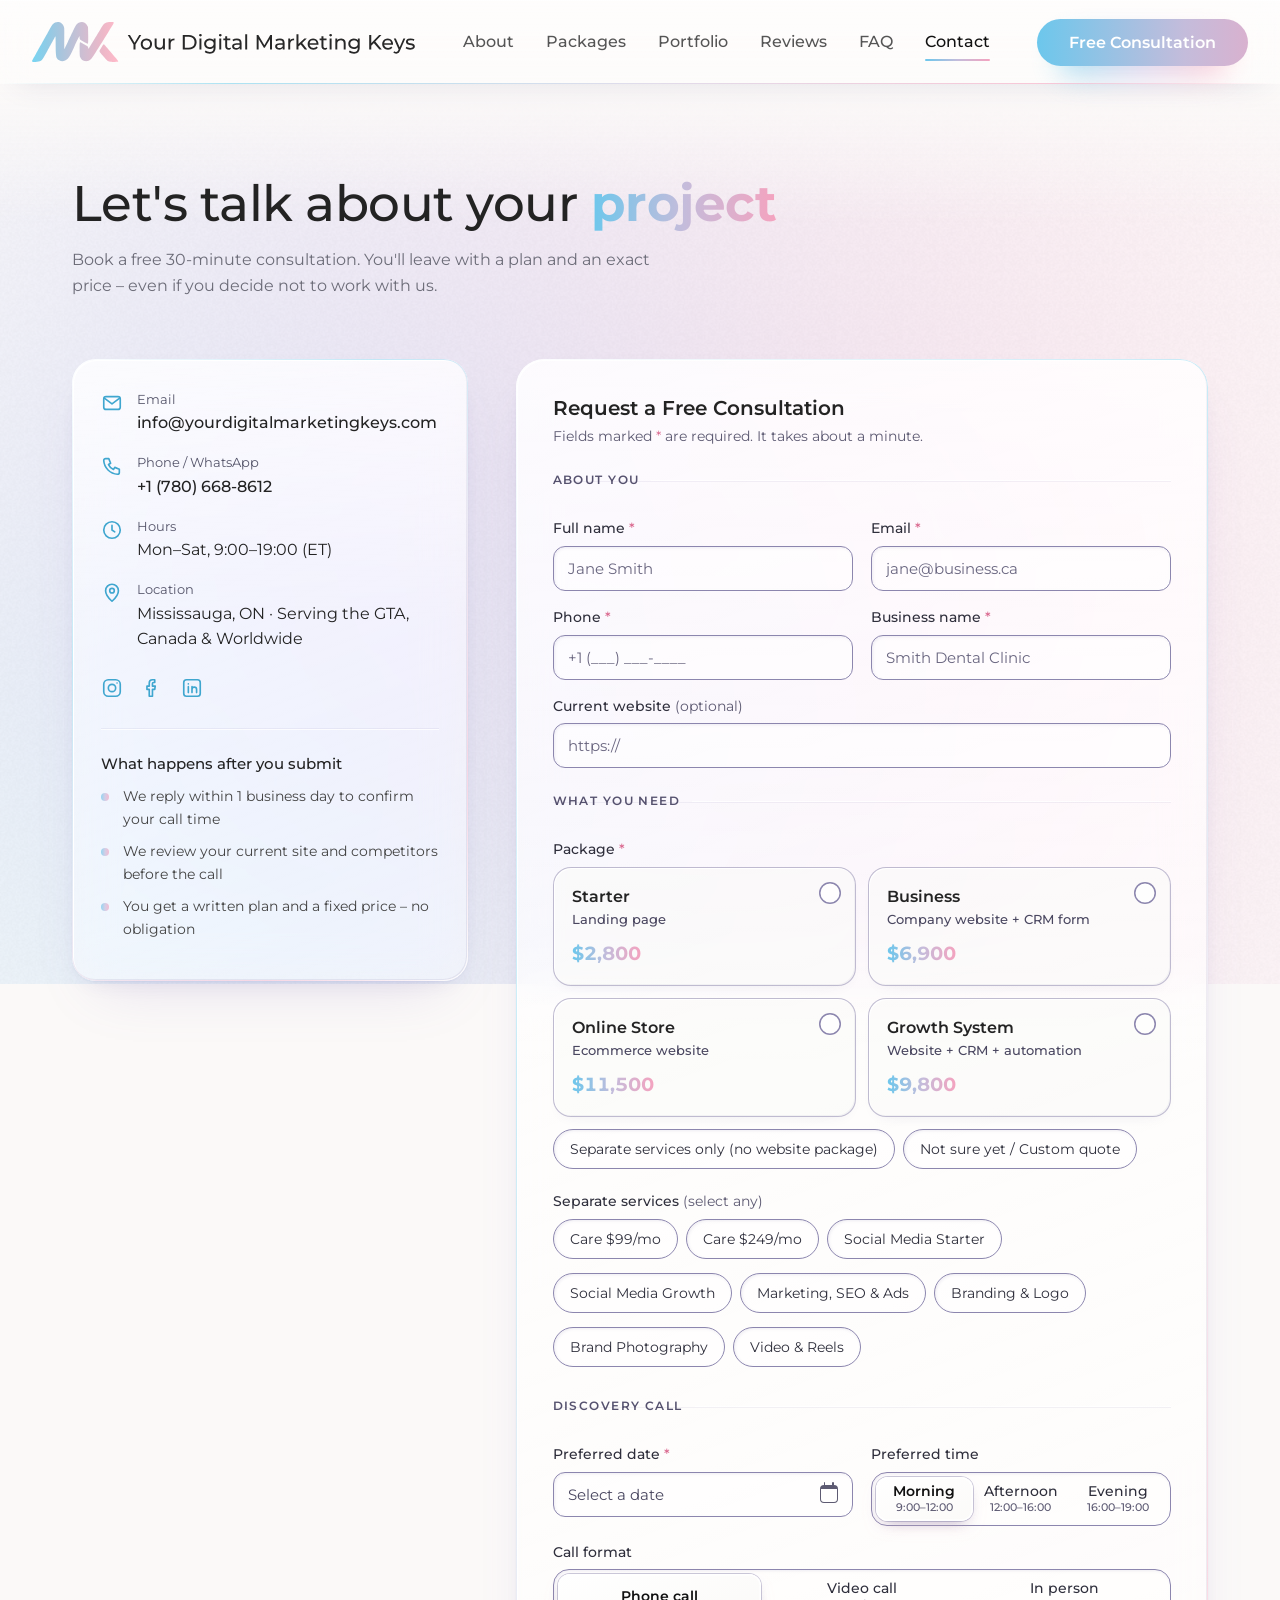
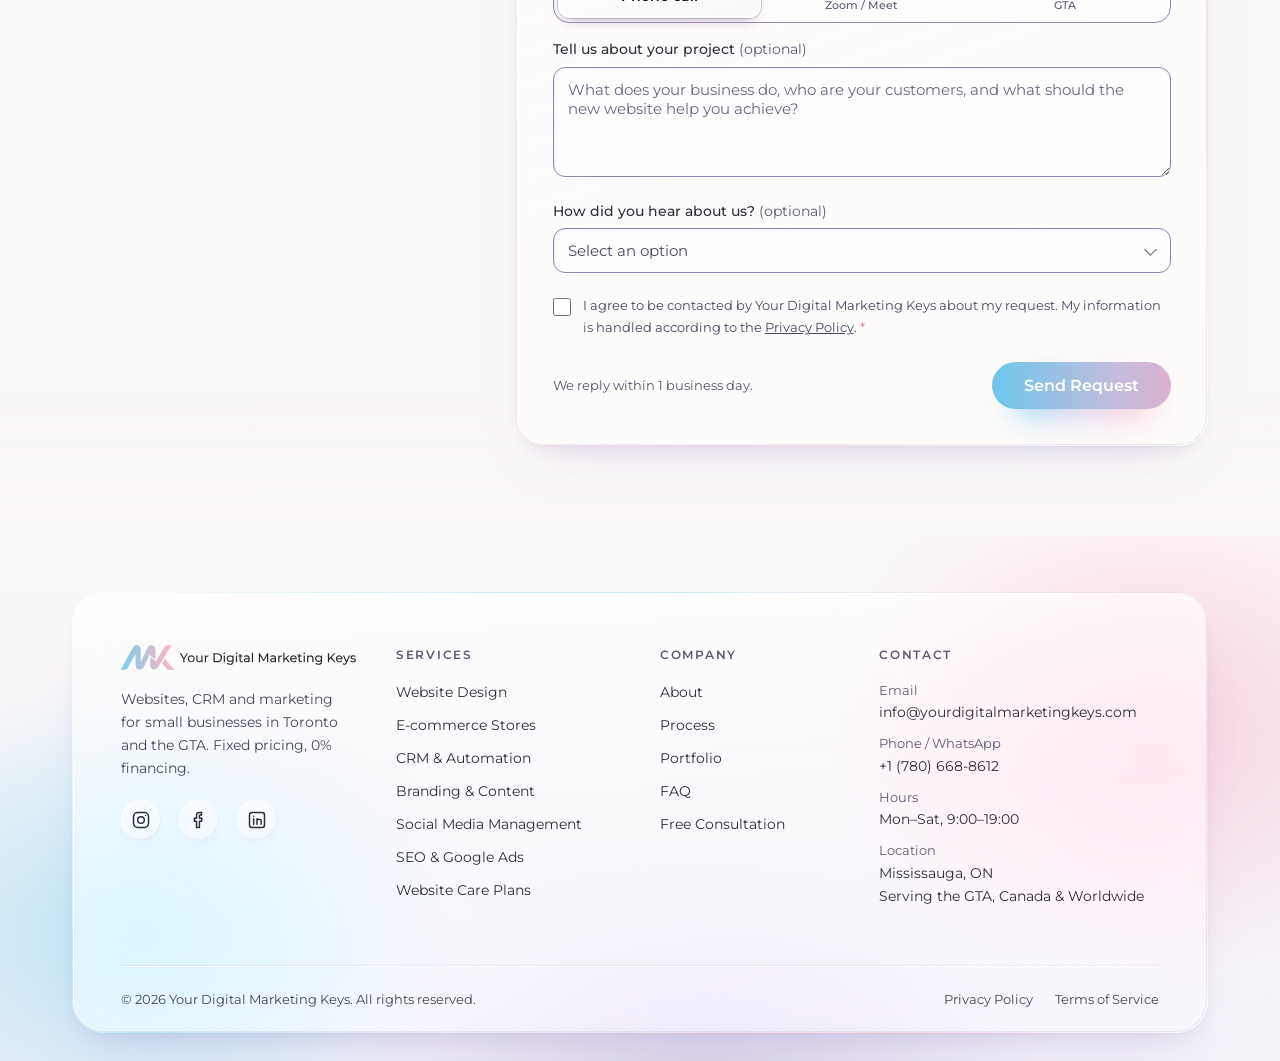
<file: contact.html>
<!DOCTYPE html>
<html lang="en-CA">
<head>
<meta charset="UTF-8">
<meta name="viewport" content="width=device-width, initial-scale=1.0, viewport-fit=cover">
<title>Free Consultation – Web Design Mississauga &amp; GTA | YDMK</title>
<meta name="description" content="Book a free 30-minute call and get a plan with a fixed price for your website, CRM or marketing project in Toronto and the GTA.">
<link rel="canonical" href="https://yourdigitalmarketingkeys.com/contact.html">
<link rel="icon" href="favicon.ico" sizes="any">
<link rel="icon" type="image/png" sizes="192x192" href="assets/img/icon-192.png">
<link rel="apple-touch-icon" href="assets/img/apple-touch-icon.png">
<link rel="manifest" href="site.webmanifest">
<meta name="theme-color" content="#FBF9F8">
<link rel="preload" href="assets/fonts/Montserrat-Regular-latin.woff2" as="font" type="font/woff2" crossorigin>
<link rel="preload" href="assets/fonts/Montserrat-Medium-latin.woff2" as="font" type="font/woff2" crossorigin>
<meta property="og:type" content="website">
<meta property="og:site_name" content="Your Digital Marketing Keys">
<meta property="og:locale" content="en_CA">
<meta property="og:title" content="Free Consultation – Web Design Mississauga &amp; GTA | YDMK">
<meta property="og:description" content="Book a free 30-minute call and get a plan with a fixed price for your website, CRM or marketing project in Toronto and the GTA.">
<meta property="og:url" content="https://yourdigitalmarketingkeys.com/contact.html">
<meta property="og:image" content="https://yourdigitalmarketingkeys.com/assets/img/og-image.png">
<meta property="og:image:width" content="1200"><meta property="og:image:height" content="630">
<meta property="og:image:alt" content="Your Digital Marketing Keys – Web Design, CRM &amp; Marketing in Toronto &amp; GTA">
<meta name="twitter:card" content="summary_large_image">
<link rel="stylesheet" href="assets/css/main.css">
<link rel="stylesheet" href="assets/css/glass.css">
</head>
<body>
<svg width="0" height="0" style="position:absolute" aria-hidden="true">
  <symbol id="i-mail" viewBox="0 0 24 24"><rect x="3" y="5" width="18" height="14" rx="2.5"/><path d="M4 7l8 6 8-6"/></symbol>
  <symbol id="i-phone" viewBox="0 0 24 24"><path d="M5 4h3.5l2 5-2.3 1.4a11 11 0 005.4 5.4L15 13.5l5 2V19a2 2 0 01-2 2A16 16 0 013 6a2 2 0 012-2z"/></symbol>
  <symbol id="i-time" viewBox="0 0 24 24"><circle cx="12" cy="12" r="9"/><path d="M12 7v5l3 2"/></symbol>
  <symbol id="i-pin" viewBox="0 0 24 24"><path d="M12 21s-7-6.2-7-11.5a7 7 0 0114 0C19 14.8 12 21 12 21z"/><circle cx="12" cy="9.5" r="2.5"/></symbol>
  <symbol id="i-ig" viewBox="0 0 24 24"><rect x="3" y="3" width="18" height="18" rx="5"/><circle cx="12" cy="12" r="4"/><path d="M17.5 6.5h.01"/></symbol>
  <symbol id="i-fb" viewBox="0 0 24 24"><path d="M15 3h-2.5A3.5 3.5 0 009 6.5V10H6.5v3.5H9V21h3.5v-7.5H15l.5-3.5h-3V7a1 1 0 011-1H15z"/></symbol>
  <symbol id="i-in" viewBox="0 0 24 24"><rect x="3" y="3" width="18" height="18" rx="3"/><path d="M8 10.5V17M8 7.5v.01M12 17v-6.5M12 13.5a2.5 2.5 0 015 0V17"/></symbol>
</svg>


<nav class="top" aria-label="Main">
  <div class="wrap">
    <a class="logo" href="./" aria-label="Your Digital Marketing Keys – home"><img src="assets/img/logo.svg" alt="Your Digital Marketing Keys" width="383" height="40"></a>
    <div class="links">
      <a href="./#about">About</a>
      <a href="./#packages">Packages</a>
      <a href="portfolio.html">Portfolio</a>
      <a href="./#reviews">Reviews</a>
      <a href="faq.html">FAQ</a>
      <a class="on" href="contact.html" aria-current="page">Contact</a>
    </div>
    <a class="btn" href="contact.html">Free Consultation</a>
    <button class="burger" id="burger" aria-label="Open menu" aria-expanded="false"><span></span><span></span><span></span></button>
  </div>
  <div class="mnav" id="mnav">
    <a href="./#about">About</a>
    <a href="./#packages">Packages</a>
    <a href="portfolio.html">Portfolio</a>
    <a href="./#reviews">Reviews</a>
    <a href="faq.html">FAQ</a>
    <a href="contact.html">Contact</a>
    <a class="btn" href="contact.html">Free Consultation</a>
  </div>
</nav>

<main data-ambient-zone>
  <header class="phead">
    <div class="wrap">
      <h1>Let's talk about your <span class="gt">project</span></h1>
      <p>Book a free 30-minute consultation. You'll leave with a plan and an exact price – even if you decide not to work with us.</p>
    </div>
  </header>
  <div class="wrap cgrid">
    <div class="cinfo glass">
      <div class="cline"><svg><use href="#i-mail"/></svg><div><small>Email</small><a href="mailto:info@yourdigitalmarketingkeys.com">info@yourdigitalmarketingkeys.com</a></div></div>
      <div class="cline"><svg><use href="#i-phone"/></svg><div><small>Phone / WhatsApp</small><a href="https://wa.me/17806688612" target="_blank" rel="noopener">+1 (780) 668-8612</a></div></div>
      <div class="cline"><svg><use href="#i-time"/></svg><div><small>Hours</small>Mon–Sat, 9:00–19:00 (ET)</div></div>
      <div class="cline"><svg><use href="#i-pin"/></svg><div><small>Location</small>Mississauga, ON · Serving the GTA, Canada &amp; Worldwide</div></div>
      <div class="soc">
        <a href="https://instagram.com/" target="_blank" rel="noopener" aria-label="Instagram"><svg><use href="#i-ig"/></svg></a>
        <a href="https://facebook.com/" target="_blank" rel="noopener" aria-label="Facebook"><svg><use href="#i-fb"/></svg></a>
        <a href="https://linkedin.com/" target="_blank" rel="noopener" aria-label="LinkedIn"><svg><use href="#i-in"/></svg></a>
      </div>
      <div class="next">
        <h2>What happens after you submit</h2>
        <ul class="dots">
          <li>We reply within 1 business day to confirm your call time</li>
          <li>We review your current site and competitors before the call</li>
          <li>You get a written plan and a fixed price – no obligation</li>
        </ul>
      </div>
    </div>

    <div class="form glass" id="formCard">
      <form id="reqForm" novalidate>
        <h2>Request a Free Consultation</h2>
        <p class="hint">Fields marked <span class="req">*</span> are required. It takes about a minute.</p>
        <fieldset>
          <legend>About you</legend>
          <div class="fg">
            <div class="f"><label for="f-name">Full name <span class="req">*</span></label><input id="f-name" name="name" autocomplete="name" required placeholder="Jane Smith"><div class="msg">Please enter your name.</div></div>
            <div class="f"><label for="f-email">Email <span class="req">*</span></label><input id="f-email" name="email" type="email" autocomplete="email" required placeholder="jane@business.ca"><div class="msg">Please enter a valid email address.</div></div>
            <div class="f"><label for="f-phone">Phone <span class="req">*</span></label><input id="f-phone" name="phone" type="tel" autocomplete="tel" required placeholder="+1 (___) ___-____"><div class="msg">Please enter a phone number.</div></div>
            <div class="f"><label for="f-biz">Business name <span class="req">*</span></label><input id="f-biz" name="business" autocomplete="organization" required placeholder="Smith Dental Clinic"><div class="msg">Please enter your business name.</div></div>
            <div class="f full"><label for="f-site">Current website <span class="opt">(optional)</span></label><input id="f-site" name="website" type="url" placeholder="https://"></div>
          </div>
        </fieldset>
        <fieldset>
          <legend>What you need</legend>
          <div class="fg">
            <div class="f full"><label for="f-pkg">Package <span class="req">*</span></label>
              <select id="f-pkg" data-gs="plans" name="package" required>
                <option value="">Choose a package</option>
                <optgroup label="Website packages">
                  <option value="starter">Starter – Landing page · $2,800</option>
                  <option value="business">Business – Company website + CRM form · $6,900</option>
                  <option value="store">Online Store – Ecommerce website · $11,500</option>
                  <option value="growth">Growth System – Website + CRM + automation · $9,800</option>
                </optgroup>
                <optgroup label="Other">
                  <option value="services">Separate services only (no website package)</option>
                  <option value="custom">Not sure yet / Custom quote</option>
                </optgroup>
              </select><div class="msg">Please choose a package or "Not sure yet".</div></div>
            <div class="f full"><span class="lab">Separate services <span class="opt">(select any)</span></span>
              <div class="chips">
                <label class="chip"><input type="checkbox" id="s1" name="svc" value="Care $99"><span>Care $99/mo</span></label>
                <label class="chip"><input type="checkbox" id="s2" name="svc" value="Care $249"><span>Care $249/mo</span></label>
                <label class="chip"><input type="checkbox" id="s3" name="svc" value="Social Media Starter"><span>Social Media Starter</span></label>
                <label class="chip"><input type="checkbox" id="s4" name="svc" value="Social Media Growth"><span>Social Media Growth</span></label>
                <label class="chip"><input type="checkbox" id="s5" name="svc" value="Marketing / SEO / Ads"><span>Marketing, SEO &amp; Ads</span></label>
                <label class="chip"><input type="checkbox" id="s6" name="svc" value="Branding / Logo"><span>Branding &amp; Logo</span></label>
                <label class="chip"><input type="checkbox" id="s7" name="svc" value="Brand photography"><span>Brand Photography</span></label>
                <label class="chip"><input type="checkbox" id="s8" name="svc" value="Video / Reels"><span>Video &amp; Reels</span></label>
              </div></div>
          </div>
        </fieldset>
        <fieldset>
          <legend>Discovery call</legend>
          <div class="fg">
            <div class="f"><label for="f-date">Preferred date <span class="req">*</span></label><input id="f-date" name="date" type="date" data-gs="date" required><div class="msg">Please pick a date (Mon–Sat).</div></div>
            <div class="f"><label for="f-time">Preferred time</label><select id="f-time" data-gs="seg" name="time"><option>Morning (9:00–12:00)</option><option>Afternoon (12:00–16:00)</option><option>Evening (16:00–19:00)</option></select></div>
            <div class="f full"><label for="f-fmt">Call format</label><select id="f-fmt" data-gs="seg" name="format"><option>Phone call</option><option>Video call (Zoom / Meet)</option><option>In person (GTA)</option></select></div>
            <div class="f full"><label for="f-msg">Tell us about your project <span class="opt">(optional)</span></label><textarea id="f-msg" name="message" placeholder="What does your business do, who are your customers, and what should the new website help you achieve?"></textarea></div>
            <div class="f full"><label for="f-src">How did you hear about us? <span class="opt">(optional)</span></label><select id="f-src" data-gs="list" name="source"><option value="">Select an option</option><option>Google search</option><option>Instagram</option><option>Facebook</option><option>LinkedIn</option><option>Referral from a friend or client</option><option>Other</option></select></div>
          </div>
        </fieldset>
        <label class="consent" id="consentRow"><input type="checkbox" id="f-consent" required><span>I agree to be contacted by Your Digital Marketing Keys about my request. My information is handled according to the <a href="privacy.html" style="text-decoration:underline">Privacy Policy</a>. <span class="req">*</span></span></label>
        <div class="fsub">
          <small>We reply within 1 business day.</small>
          <button class="btn" type="submit">Send Request</button>
        </div>
      </form>
      <div class="done" id="done" hidden>
        <div class="tick"><svg width="34" height="34" viewBox="0 0 24 24" fill="none" stroke="#fff" stroke-width="2.6" stroke-linecap="round" stroke-linejoin="round"><path d="M5 12.5l4.5 4.5L19 7.5"/></svg></div>
        <h2>Thank you, <span id="dName"></span>!</h2>
        <p>Your request has been received. We'll confirm your consultation within 1 business day.</p>
        <div class="summary" id="dSum"></div>
        <button class="btn2" type="button" id="again">Submit another request</button>
      </div>
    </div>
  </div>
</main>

<footer>
  <div class="wrap fpanel glass">
    <div class="fgrid">
      <div class="fbrand">
        <a class="flogo" href="./" aria-label="Your Digital Marketing Keys – home"><img src="assets/img/logo.svg" alt="Your Digital Marketing Keys" width="326" height="34"></a>
        <p>Websites, CRM and marketing for small businesses in Toronto and the GTA. Fixed pricing, 0% financing.</p>
        <div class="soc">
          <a href="https://instagram.com/" target="_blank" rel="noopener" aria-label="Instagram"><svg><use href="#i-ig"/></svg></a>
          <a href="https://facebook.com/" target="_blank" rel="noopener" aria-label="Facebook"><svg><use href="#i-fb"/></svg></a>
          <a href="https://linkedin.com/" target="_blank" rel="noopener" aria-label="LinkedIn"><svg><use href="#i-in"/></svg></a>
        </div>
      </div>
      <div>
        <p class="fh">Services</p>
        <ul>
          <li><a href="./#packages">Website Design</a></li>
          <li><a href="./#packages">E-commerce Stores</a></li>
          <li><a href="./#packages">CRM &amp; Automation</a></li>
          <li><a href="portfolio.html?f=photo">Branding &amp; Content</a></li>
          <li><a href="./#services">Social Media Management</a></li>
          <li><a href="./#services">SEO &amp; Google Ads</a></li>
          <li><a href="./#services">Website Care Plans</a></li>
        </ul>
      </div>
      <div>
        <p class="fh">Company</p>
        <ul>
          <li><a href="./#about">About</a></li>
          <li><a href="./#process">Process</a></li>
          <li><a href="portfolio.html">Portfolio</a></li>
          <li><a href="faq.html">FAQ</a></li>
          <li><a class="on" href="contact.html" aria-current="page">Free Consultation</a></li>
        </ul>
      </div>
      <div>
        <p class="fh">Contact</p>
        <ul>
          <li><small>Email</small><a href="mailto:info@yourdigitalmarketingkeys.com">info@yourdigitalmarketingkeys.com</a></li>
          <li><small>Phone / WhatsApp</small><a href="https://wa.me/17806688612" target="_blank" rel="noopener">+1 (780) 668-8612</a></li>
          <li><small>Hours</small>Mon–Sat, 9:00–19:00</li>
          <li><small>Location</small>Mississauga, ON<br>Serving the GTA, Canada &amp; Worldwide</li>
        </ul>
      </div>
    </div>
    <div class="fbot">
      <span>© 2026 Your Digital Marketing Keys. All rights reserved.</span>
      <nav aria-label="Legal"><a href="privacy.html">Privacy Policy</a><a href="terms.html">Terms of Service</a></nav>
    </div>
  </div>
</footer>

<div class="toast" id="toast" role="status" aria-live="polite"></div>
<script src="assets/js/main.js" defer></script>
<script src="assets/js/ambient-light.js" defer></script>
<script src="assets/js/contact.js" defer></script>
<script src="assets/js/glass-select.js" defer></script>
<script src="assets/js/glass-date.js" defer></script>
</body>
</html>
</file>
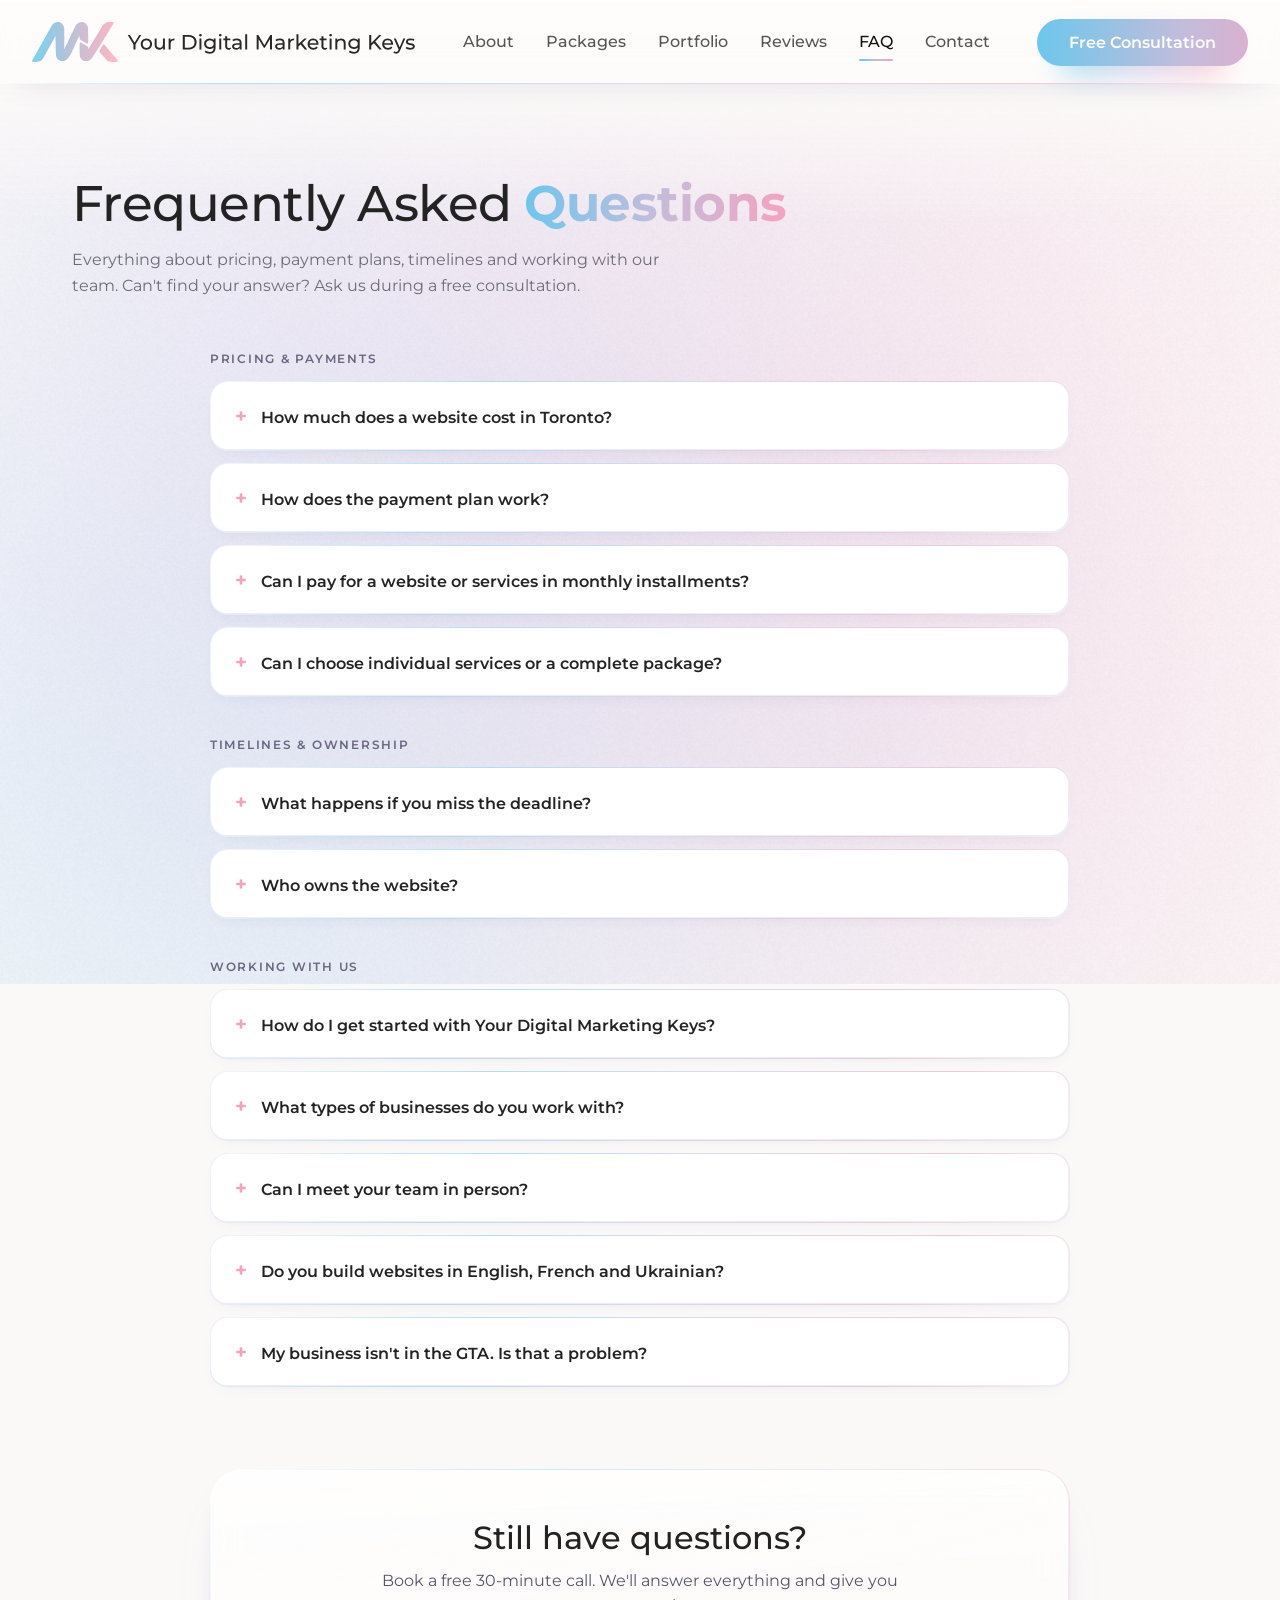
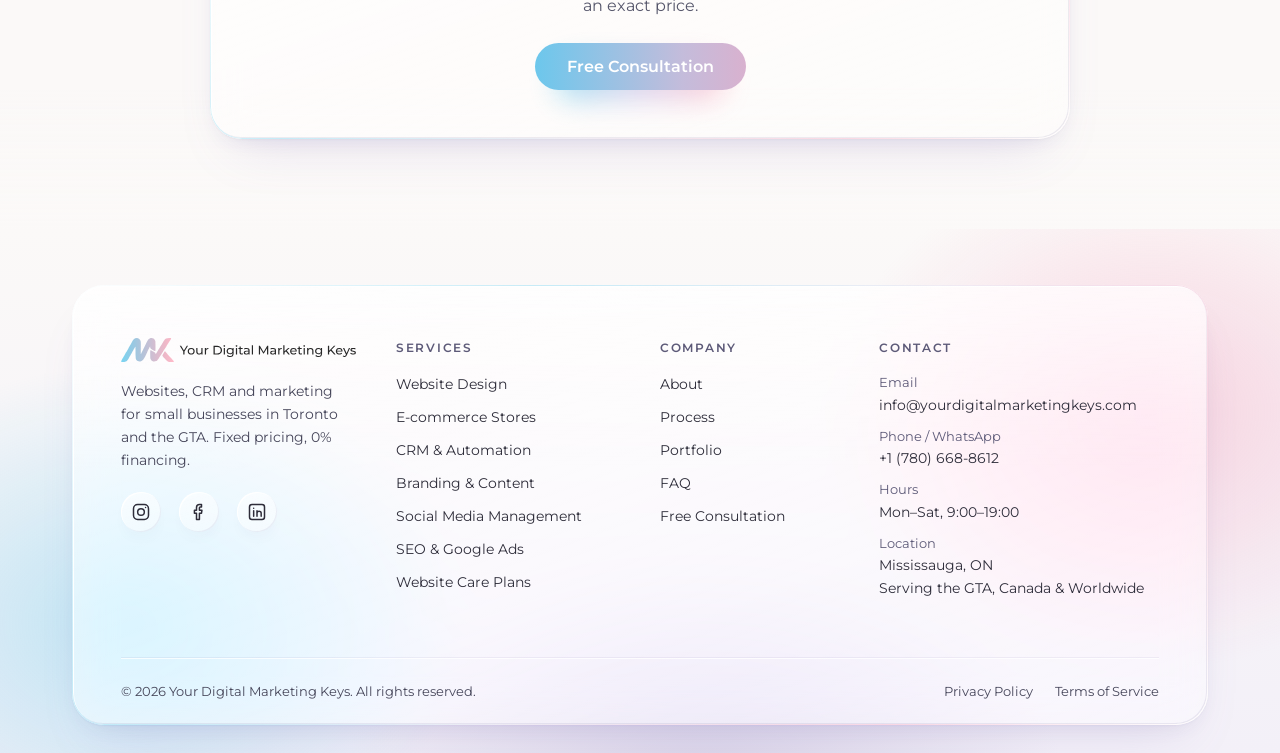
<file: faq.html>
<!DOCTYPE html>
<html lang="en-CA">
<head>
<meta charset="UTF-8">
<meta name="viewport" content="width=device-width, initial-scale=1.0, viewport-fit=cover">
<title>FAQ: Website Pricing, Payment Plans &amp; Timelines | YDMK</title>
<meta name="description" content="Answers on website pricing in Toronto, 0% payment plans, launch timelines, ownership and working with our team in the GTA.">
<link rel="canonical" href="https://yourdigitalmarketingkeys.com/faq.html">
<link rel="icon" href="favicon.ico" sizes="any">
<link rel="icon" type="image/png" sizes="192x192" href="assets/img/icon-192.png">
<link rel="apple-touch-icon" href="assets/img/apple-touch-icon.png">
<link rel="manifest" href="site.webmanifest">
<meta name="theme-color" content="#FBF9F8">
<link rel="preload" href="assets/fonts/Montserrat-Regular-latin.woff2" as="font" type="font/woff2" crossorigin>
<link rel="preload" href="assets/fonts/Montserrat-Medium-latin.woff2" as="font" type="font/woff2" crossorigin>
<meta property="og:type" content="website">
<meta property="og:site_name" content="Your Digital Marketing Keys">
<meta property="og:locale" content="en_CA">
<meta property="og:title" content="FAQ: Website Pricing, Payment Plans &amp; Timelines | YDMK">
<meta property="og:description" content="Answers on website pricing in Toronto, 0% payment plans, launch timelines, ownership and working with our team in the GTA.">
<meta property="og:url" content="https://yourdigitalmarketingkeys.com/faq.html">
<meta property="og:image" content="https://yourdigitalmarketingkeys.com/assets/img/og-image.png">
<meta property="og:image:width" content="1200"><meta property="og:image:height" content="630">
<meta property="og:image:alt" content="Your Digital Marketing Keys – Web Design, CRM &amp; Marketing in Toronto &amp; GTA">
<meta name="twitter:card" content="summary_large_image">
<link rel="stylesheet" href="assets/css/main.css">
<link rel="stylesheet" href="assets/css/glass.css">
</head>
<body>
<svg width="0" height="0" style="position:absolute" aria-hidden="true">
  <symbol id="i-mail" viewBox="0 0 24 24"><rect x="3" y="5" width="18" height="14" rx="2.5"/><path d="M4 7l8 6 8-6"/></symbol>
  <symbol id="i-phone" viewBox="0 0 24 24"><path d="M5 4h3.5l2 5-2.3 1.4a11 11 0 005.4 5.4L15 13.5l5 2V19a2 2 0 01-2 2A16 16 0 013 6a2 2 0 012-2z"/></symbol>
  <symbol id="i-time" viewBox="0 0 24 24"><circle cx="12" cy="12" r="9"/><path d="M12 7v5l3 2"/></symbol>
  <symbol id="i-pin" viewBox="0 0 24 24"><path d="M12 21s-7-6.2-7-11.5a7 7 0 0114 0C19 14.8 12 21 12 21z"/><circle cx="12" cy="9.5" r="2.5"/></symbol>
  <symbol id="i-ig" viewBox="0 0 24 24"><rect x="3" y="3" width="18" height="18" rx="5"/><circle cx="12" cy="12" r="4"/><path d="M17.5 6.5h.01"/></symbol>
  <symbol id="i-fb" viewBox="0 0 24 24"><path d="M15 3h-2.5A3.5 3.5 0 009 6.5V10H6.5v3.5H9V21h3.5v-7.5H15l.5-3.5h-3V7a1 1 0 011-1H15z"/></symbol>
  <symbol id="i-in" viewBox="0 0 24 24"><rect x="3" y="3" width="18" height="18" rx="3"/><path d="M8 10.5V17M8 7.5v.01M12 17v-6.5M12 13.5a2.5 2.5 0 015 0V17"/></symbol>
</svg>


<nav class="top" aria-label="Main">
  <div class="wrap">
    <a class="logo" href="./" aria-label="Your Digital Marketing Keys – home"><img src="assets/img/logo.svg" alt="Your Digital Marketing Keys" width="383" height="40"></a>
    <div class="links">
      <a href="./#about">About</a>
      <a href="./#packages">Packages</a>
      <a href="portfolio.html">Portfolio</a>
      <a href="./#reviews">Reviews</a>
      <a class="on" href="faq.html" aria-current="page">FAQ</a>
      <a href="contact.html">Contact</a>
    </div>
    <a class="btn" href="contact.html">Free Consultation</a>
    <button class="burger" id="burger" aria-label="Open menu" aria-expanded="false"><span></span><span></span><span></span></button>
  </div>
  <div class="mnav" id="mnav">
    <a href="./#about">About</a>
    <a href="./#packages">Packages</a>
    <a href="portfolio.html">Portfolio</a>
    <a href="./#reviews">Reviews</a>
    <a href="faq.html">FAQ</a>
    <a href="contact.html">Contact</a>
    <a class="btn" href="contact.html">Free Consultation</a>
  </div>
</nav>

<main class="faq" data-ambient-zone>
  <header class="phead">
    <div class="wrap">
      <h1>Frequently Asked <span class="gt">Questions</span></h1>
      <p>Everything about pricing, payment plans, timelines and working with our team. Can't find your answer? Ask us during a free consultation.</p>
    </div>
  </header>
  <div class="wrap" style="padding-block:20px 60px" id="faqAll">
<p class="fgroup">Pricing &amp; payments</p>
<details class="glass"><summary>How much does a website cost in Toronto?</summary><p>A landing page starts at $2,800, a company website at $6,900, and an ecommerce store at $11,500. Your price is fixed in the contract before work begins and doesn&#x27;t change during the project.</p></details>
<details class="glass"><summary>How does the payment plan work?</summary><p>Pay 20–30% upfront, then the balance in equal monthly payments over 6–10 months at 0% interest. Your website launches and starts collecting leads after just 2–3 payments. Pay in full and save 10%.</p></details>
<details class="glass"><summary>Can I pay for a website or services in monthly installments?</summary><p>Yes! We offer flexible payment options, including monthly installments for website development and selected services. We want to make professional digital solutions accessible to businesses of different sizes.</p></details>
<details class="glass"><summary>Can I choose individual services or a complete package?</summary><p>Both! You can choose individual services or combine website development, marketing, content creation, advertising, and automation into a package that fits your needs and budget.</p></details>
<p class="fgroup">Timelines &amp; ownership</p>
<details class="glass"><summary>What happens if you miss the deadline?</summary><p>For every week of delay, you automatically receive a 5% discount on the project price. It&#x27;s written into the contract.</p></details>
<details class="glass"><summary>Who owns the website?</summary><p>You do. The domain and hosting are registered in your name, and all logins are handed over on launch day (on a payment plan, after the final payment – but your website stays live the whole time).</p></details>
<p class="fgroup">Working with us</p>
<details class="glass"><summary>How do I get started with Your Digital Marketing Keys?</summary><p>Simply contact us to schedule a consultation. We&#x27;ll discuss your goals, recommend suitable services, and outline the next steps, timeline, and pricing before starting your project.</p></details>
<details class="glass"><summary>What types of businesses do you work with?</summary><p>We work with local businesses, startups, and growing companies across different industries. Whether you need a website, social media management, branding, or a complete digital marketing system, we tailor our services to your business.</p></details>
<details class="glass"><summary>Can I meet your team in person?</summary><p>Absolutely! We offer in-person meetings with our developers, social media managers, and designers in Toronto and the GTA. We can discuss your ideas, business goals, and project details face-to-face.</p></details>
<details class="glass"><summary>Do you build websites in English, French and Ukrainian?</summary><p>Yes. We build and support websites in all three languages, which is especially valuable for multicultural businesses across Canada.</p></details>
<details class="glass"><summary>My business isn&#x27;t in the GTA. Is that a problem?</summary><p>Not at all. We work online with businesses across Canada and worldwide. GTA businesses also get a free in-person meeting and an on-location photo shoot.</p></details>
</div>
  <div class="wrap pcta"><div class="cta-panel glass">
    <h2>Still have questions?</h2>
    <p>Book a free 30-minute call. We'll answer everything and give you an exact price.</p>
    <a class="btn" href="contact.html">Free Consultation</a>
  </div></div>
</main>

<footer>
  <div class="wrap fpanel glass">
    <div class="fgrid">
      <div class="fbrand">
        <a class="flogo" href="./" aria-label="Your Digital Marketing Keys – home"><img src="assets/img/logo.svg" alt="Your Digital Marketing Keys" width="326" height="34"></a>
        <p>Websites, CRM and marketing for small businesses in Toronto and the GTA. Fixed pricing, 0% financing.</p>
        <div class="soc">
          <a href="https://instagram.com/" target="_blank" rel="noopener" aria-label="Instagram"><svg><use href="#i-ig"/></svg></a>
          <a href="https://facebook.com/" target="_blank" rel="noopener" aria-label="Facebook"><svg><use href="#i-fb"/></svg></a>
          <a href="https://linkedin.com/" target="_blank" rel="noopener" aria-label="LinkedIn"><svg><use href="#i-in"/></svg></a>
        </div>
      </div>
      <div>
        <p class="fh">Services</p>
        <ul>
          <li><a href="./#packages">Website Design</a></li>
          <li><a href="./#packages">E-commerce Stores</a></li>
          <li><a href="./#packages">CRM &amp; Automation</a></li>
          <li><a href="portfolio.html?f=photo">Branding &amp; Content</a></li>
          <li><a href="./#services">Social Media Management</a></li>
          <li><a href="./#services">SEO &amp; Google Ads</a></li>
          <li><a href="./#services">Website Care Plans</a></li>
        </ul>
      </div>
      <div>
        <p class="fh">Company</p>
        <ul>
          <li><a href="./#about">About</a></li>
          <li><a href="./#process">Process</a></li>
          <li><a href="portfolio.html">Portfolio</a></li>
          <li><a class="on" href="faq.html" aria-current="page">FAQ</a></li>
          <li><a href="contact.html">Free Consultation</a></li>
        </ul>
      </div>
      <div>
        <p class="fh">Contact</p>
        <ul>
          <li><small>Email</small><a href="mailto:info@yourdigitalmarketingkeys.com">info@yourdigitalmarketingkeys.com</a></li>
          <li><small>Phone / WhatsApp</small><a href="https://wa.me/17806688612" target="_blank" rel="noopener">+1 (780) 668-8612</a></li>
          <li><small>Hours</small>Mon–Sat, 9:00–19:00</li>
          <li><small>Location</small>Mississauga, ON<br>Serving the GTA, Canada &amp; Worldwide</li>
        </ul>
      </div>
    </div>
    <div class="fbot">
      <span>© 2026 Your Digital Marketing Keys. All rights reserved.</span>
      <nav aria-label="Legal"><a href="privacy.html">Privacy Policy</a><a href="terms.html">Terms of Service</a></nav>
    </div>
  </div>
</footer>

<div class="toast" id="toast" role="status" aria-live="polite"></div>
<script src="assets/js/main.js" defer></script>
<script src="assets/js/ambient-light.js" defer></script>
</body>
</html>
</file>
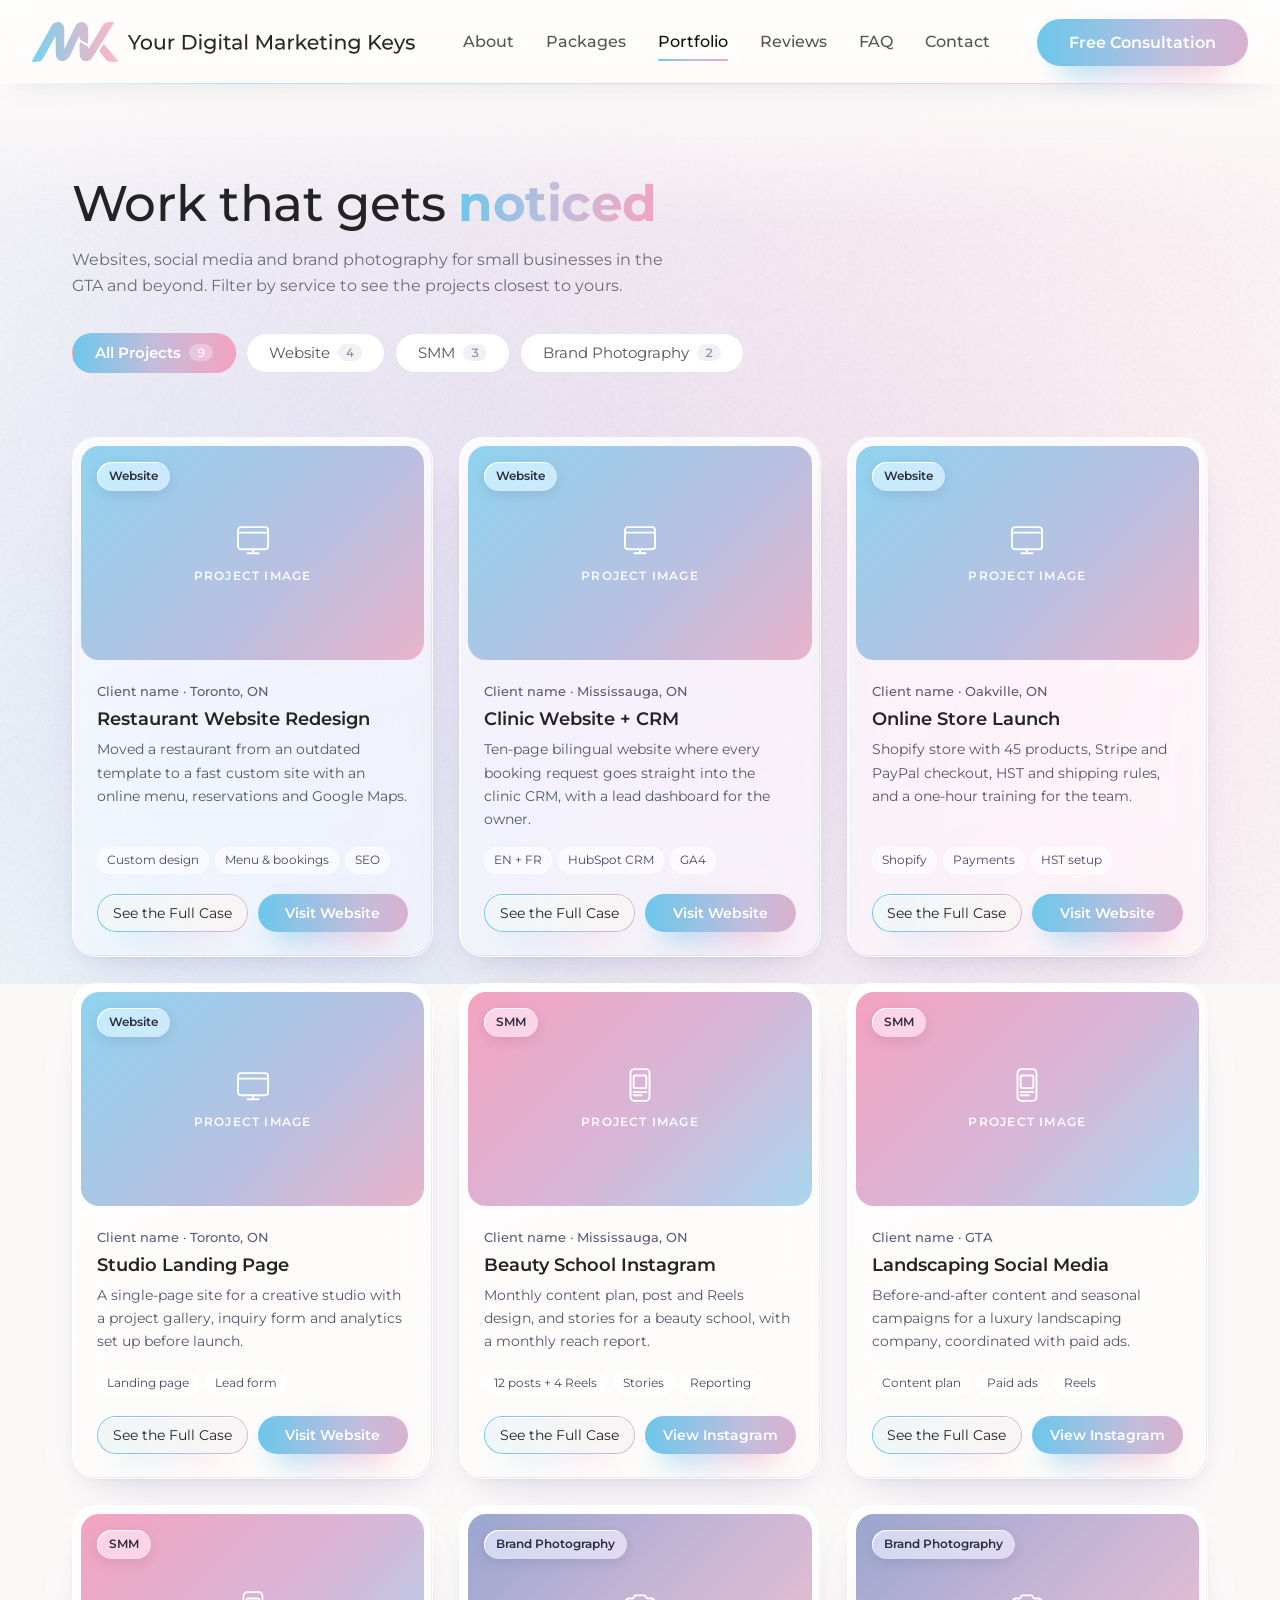
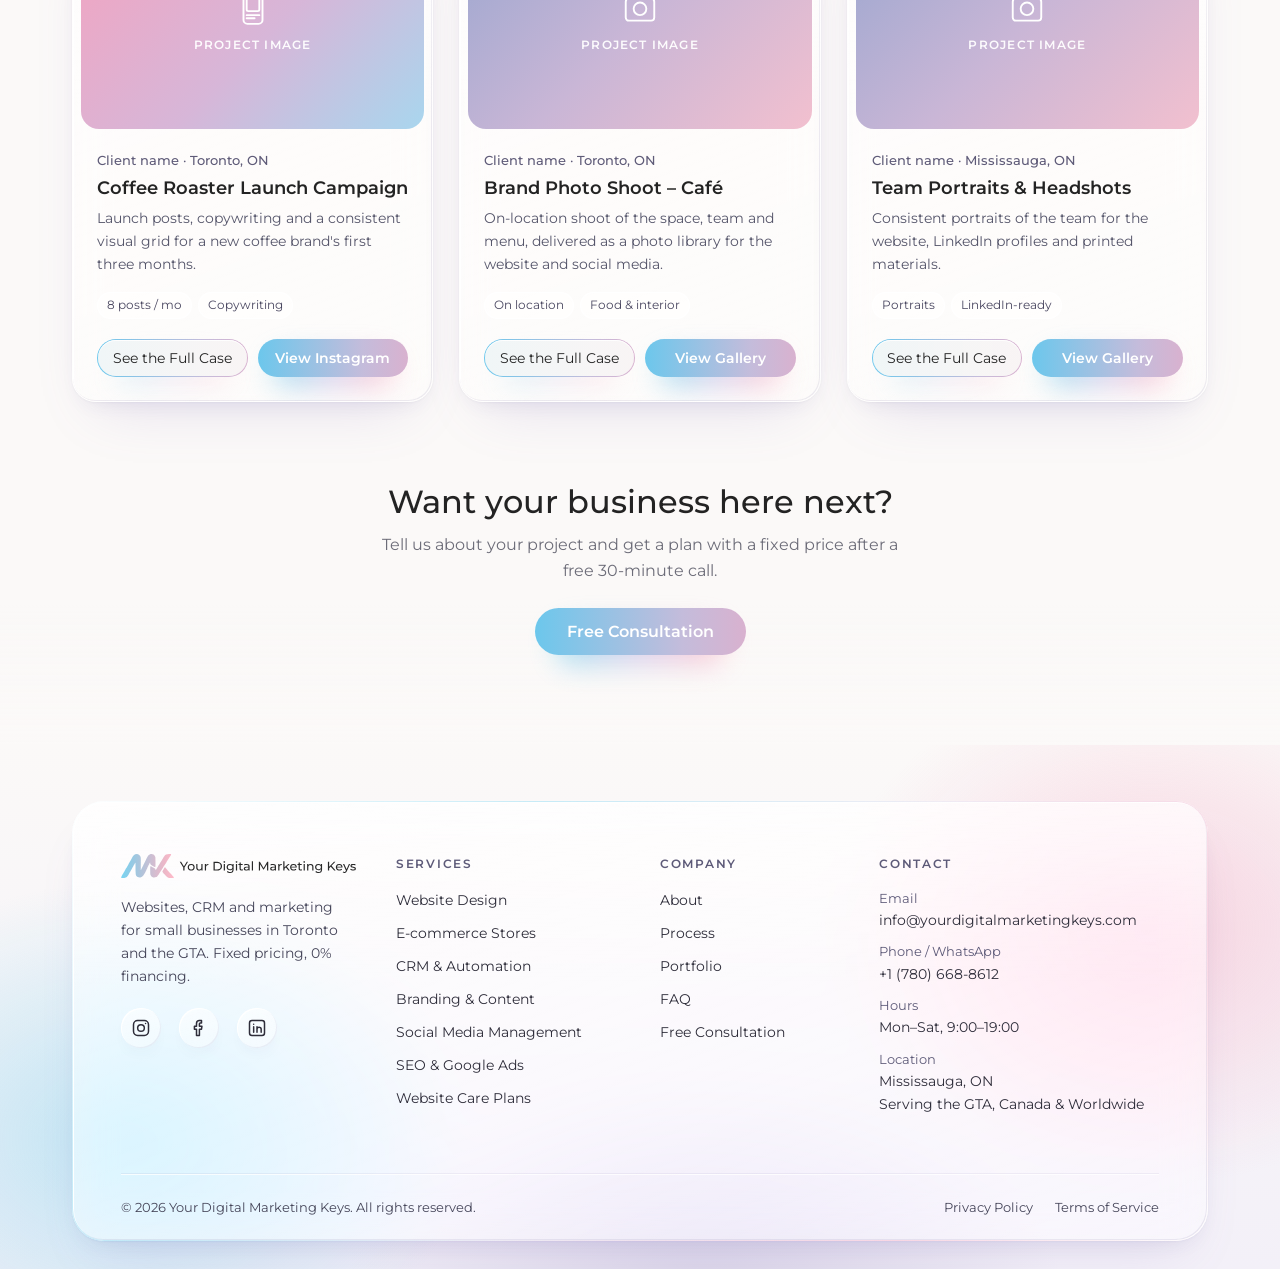
<file: portfolio.html>
<!DOCTYPE html>
<html lang="en-CA">
<head>
<meta charset="UTF-8">
<meta name="viewport" content="width=device-width, initial-scale=1.0, viewport-fit=cover">
<title>Portfolio: Websites, Social Media &amp; Brand Photos | YDMK</title>
<meta name="description" content="Websites, social media and brand photography for small businesses in Toronto, Mississauga and the GTA. Browse projects by service.">
<link rel="canonical" href="https://yourdigitalmarketingkeys.com/portfolio.html">
<link rel="icon" href="favicon.ico" sizes="any">
<link rel="icon" type="image/png" sizes="192x192" href="assets/img/icon-192.png">
<link rel="apple-touch-icon" href="assets/img/apple-touch-icon.png">
<link rel="manifest" href="site.webmanifest">
<meta name="theme-color" content="#FBF9F8">
<link rel="preload" href="assets/fonts/Montserrat-Regular-latin.woff2" as="font" type="font/woff2" crossorigin>
<link rel="preload" href="assets/fonts/Montserrat-Medium-latin.woff2" as="font" type="font/woff2" crossorigin>
<meta property="og:type" content="website">
<meta property="og:site_name" content="Your Digital Marketing Keys">
<meta property="og:locale" content="en_CA">
<meta property="og:title" content="Portfolio: Websites, Social Media &amp; Brand Photos | YDMK">
<meta property="og:description" content="Websites, social media and brand photography for small businesses in Toronto, Mississauga and the GTA. Browse projects by service.">
<meta property="og:url" content="https://yourdigitalmarketingkeys.com/portfolio.html">
<meta property="og:image" content="https://yourdigitalmarketingkeys.com/assets/img/og-image.png">
<meta property="og:image:width" content="1200"><meta property="og:image:height" content="630">
<meta property="og:image:alt" content="Your Digital Marketing Keys – Web Design, CRM &amp; Marketing in Toronto &amp; GTA">
<meta name="twitter:card" content="summary_large_image">
<link rel="stylesheet" href="assets/css/main.css">
<link rel="stylesheet" href="assets/css/glass.css">
</head>
<body>
<svg width="0" height="0" style="position:absolute" aria-hidden="true">
  <symbol id="i-mail" viewBox="0 0 24 24"><rect x="3" y="5" width="18" height="14" rx="2.5"/><path d="M4 7l8 6 8-6"/></symbol>
  <symbol id="i-phone" viewBox="0 0 24 24"><path d="M5 4h3.5l2 5-2.3 1.4a11 11 0 005.4 5.4L15 13.5l5 2V19a2 2 0 01-2 2A16 16 0 013 6a2 2 0 012-2z"/></symbol>
  <symbol id="i-time" viewBox="0 0 24 24"><circle cx="12" cy="12" r="9"/><path d="M12 7v5l3 2"/></symbol>
  <symbol id="i-pin" viewBox="0 0 24 24"><path d="M12 21s-7-6.2-7-11.5a7 7 0 0114 0C19 14.8 12 21 12 21z"/><circle cx="12" cy="9.5" r="2.5"/></symbol>
  <symbol id="i-ig" viewBox="0 0 24 24"><rect x="3" y="3" width="18" height="18" rx="5"/><circle cx="12" cy="12" r="4"/><path d="M17.5 6.5h.01"/></symbol>
  <symbol id="i-fb" viewBox="0 0 24 24"><path d="M15 3h-2.5A3.5 3.5 0 009 6.5V10H6.5v3.5H9V21h3.5v-7.5H15l.5-3.5h-3V7a1 1 0 011-1H15z"/></symbol>
  <symbol id="i-in" viewBox="0 0 24 24"><rect x="3" y="3" width="18" height="18" rx="3"/><path d="M8 10.5V17M8 7.5v.01M12 17v-6.5M12 13.5a2.5 2.5 0 015 0V17"/></symbol>
</svg>


<nav class="top" aria-label="Main">
  <div class="wrap">
    <a class="logo" href="./" aria-label="Your Digital Marketing Keys – home"><img src="assets/img/logo.svg" alt="Your Digital Marketing Keys" width="383" height="40"></a>
    <div class="links">
      <a href="./#about">About</a>
      <a href="./#packages">Packages</a>
      <a class="on" href="portfolio.html" aria-current="page">Portfolio</a>
      <a href="./#reviews">Reviews</a>
      <a href="faq.html">FAQ</a>
      <a href="contact.html">Contact</a>
    </div>
    <a class="btn" href="contact.html">Free Consultation</a>
    <button class="burger" id="burger" aria-label="Open menu" aria-expanded="false"><span></span><span></span><span></span></button>
  </div>
  <div class="mnav" id="mnav">
    <a href="./#about">About</a>
    <a href="./#packages">Packages</a>
    <a href="portfolio.html">Portfolio</a>
    <a href="./#reviews">Reviews</a>
    <a href="faq.html">FAQ</a>
    <a href="contact.html">Contact</a>
    <a class="btn" href="contact.html">Free Consultation</a>
  </div>
</nav>

<main data-ambient-zone>
  <header class="phead">
    <div class="wrap">
      <h1>Work that gets <span class="gt">noticed</span></h1>
      <p>Websites, social media and brand photography for small businesses in the GTA and beyond. Filter by service to see the projects closest to yours.</p>
      <div class="filters" id="filters" role="tablist" aria-label="Filter projects">
        <button class="on" data-f="all" role="tab" aria-selected="true">All Projects <b>9</b></button>
        <button data-f="web" role="tab" aria-selected="false">Website <b>4</b></button>
        <button data-f="smm" role="tab" aria-selected="false">SMM <b>3</b></button>
        <button data-f="photo" role="tab" aria-selected="false">Brand Photography <b>2</b></button>
      </div>
    </div>
  </header>
  <div class="wrap">
    <h2 class="sr-only">Projects</h2>
    <div class="pfgrid" id="pfgrid">
<article class="proj glass" data-tilt="14" data-c="web">
  <div class="thumb t-web"><span class="cat">Website</span><div class="ph"><svg viewBox="0 0 48 48" fill="none" stroke="#fff" stroke-width="2.4" stroke-linecap="round" stroke-linejoin="round"><rect x="5" y="9" width="38" height="28" rx="4"/><path d="M5 16h38M17 42h14M24 37v5"/></svg>Project image</div></div>
  <div class="pbody"><span class="client">Client name · Toronto, ON</span><h3>Restaurant Website Redesign</h3><p>Moved a restaurant from an outdated template to a fast custom site with an online menu, reservations and Google Maps.</p>
    <div class="ptags"><span>Custom design</span><span>Menu &amp; bookings</span><span>SEO</span></div>
    <div class="pbtns"><a class="btn2" href="cases/restaurant-website-redesign.html">See the Full Case</a><a class="btn" href="#" data-soon="Visit Website">Visit Website</a></div></div>
</article>
<article class="proj glass" data-tilt="14" data-c="web">
  <div class="thumb t-web"><span class="cat">Website</span><div class="ph"><svg viewBox="0 0 48 48" fill="none" stroke="#fff" stroke-width="2.4" stroke-linecap="round" stroke-linejoin="round"><rect x="5" y="9" width="38" height="28" rx="4"/><path d="M5 16h38M17 42h14M24 37v5"/></svg>Project image</div></div>
  <div class="pbody"><span class="client">Client name · Mississauga, ON</span><h3>Clinic Website + CRM</h3><p>Ten-page bilingual website where every booking request goes straight into the clinic CRM, with a lead dashboard for the owner.</p>
    <div class="ptags"><span>EN + FR</span><span>HubSpot CRM</span><span>GA4</span></div>
    <div class="pbtns"><a class="btn2" href="cases/clinic-website-crm.html">See the Full Case</a><a class="btn" href="#" data-soon="Visit Website">Visit Website</a></div></div>
</article>
<article class="proj glass" data-tilt="14" data-c="web">
  <div class="thumb t-web"><span class="cat">Website</span><div class="ph"><svg viewBox="0 0 48 48" fill="none" stroke="#fff" stroke-width="2.4" stroke-linecap="round" stroke-linejoin="round"><rect x="5" y="9" width="38" height="28" rx="4"/><path d="M5 16h38M17 42h14M24 37v5"/></svg>Project image</div></div>
  <div class="pbody"><span class="client">Client name · Oakville, ON</span><h3>Online Store Launch</h3><p>Shopify store with 45 products, Stripe and PayPal checkout, HST and shipping rules, and a one-hour training for the team.</p>
    <div class="ptags"><span>Shopify</span><span>Payments</span><span>HST setup</span></div>
    <div class="pbtns"><a class="btn2" href="cases/online-store-launch.html">See the Full Case</a><a class="btn" href="#" data-soon="Visit Website">Visit Website</a></div></div>
</article>
<article class="proj glass" data-tilt="14" data-c="web">
  <div class="thumb t-web"><span class="cat">Website</span><div class="ph"><svg viewBox="0 0 48 48" fill="none" stroke="#fff" stroke-width="2.4" stroke-linecap="round" stroke-linejoin="round"><rect x="5" y="9" width="38" height="28" rx="4"/><path d="M5 16h38M17 42h14M24 37v5"/></svg>Project image</div></div>
  <div class="pbody"><span class="client">Client name · Toronto, ON</span><h3>Studio Landing Page</h3><p>A single-page site for a creative studio with a project gallery, inquiry form and analytics set up before launch.</p>
    <div class="ptags"><span>Landing page</span><span>Lead form</span></div>
    <div class="pbtns"><a class="btn2" href="cases/studio-landing-page.html">See the Full Case</a><a class="btn" href="#" data-soon="Visit Website">Visit Website</a></div></div>
</article>
<article class="proj glass" data-tilt="14" data-c="smm">
  <div class="thumb t-smm"><span class="cat">SMM</span><div class="ph"><svg viewBox="0 0 48 48" fill="none" stroke="#fff" stroke-width="2.4" stroke-linecap="round" stroke-linejoin="round"><rect x="12" y="4" width="24" height="40" rx="5"/><rect x="16" y="12" width="16" height="16" rx="2"/><path d="M16 33h16M16 37h10"/></svg>Project image</div></div>
  <div class="pbody"><span class="client">Client name · Mississauga, ON</span><h3>Beauty School Instagram</h3><p>Monthly content plan, post and Reels design, and stories for a beauty school, with a monthly reach report.</p>
    <div class="ptags"><span>12 posts + 4 Reels</span><span>Stories</span><span>Reporting</span></div>
    <div class="pbtns"><a class="btn2" href="cases/beauty-school-instagram.html">See the Full Case</a><a class="btn" href="#" data-soon="View Instagram">View Instagram</a></div></div>
</article>
<article class="proj glass" data-tilt="14" data-c="smm">
  <div class="thumb t-smm"><span class="cat">SMM</span><div class="ph"><svg viewBox="0 0 48 48" fill="none" stroke="#fff" stroke-width="2.4" stroke-linecap="round" stroke-linejoin="round"><rect x="12" y="4" width="24" height="40" rx="5"/><rect x="16" y="12" width="16" height="16" rx="2"/><path d="M16 33h16M16 37h10"/></svg>Project image</div></div>
  <div class="pbody"><span class="client">Client name · GTA</span><h3>Landscaping Social Media</h3><p>Before-and-after content and seasonal campaigns for a luxury landscaping company, coordinated with paid ads.</p>
    <div class="ptags"><span>Content plan</span><span>Paid ads</span><span>Reels</span></div>
    <div class="pbtns"><a class="btn2" href="cases/landscaping-social-media.html">See the Full Case</a><a class="btn" href="#" data-soon="View Instagram">View Instagram</a></div></div>
</article>
<article class="proj glass" data-tilt="14" data-c="smm">
  <div class="thumb t-smm"><span class="cat">SMM</span><div class="ph"><svg viewBox="0 0 48 48" fill="none" stroke="#fff" stroke-width="2.4" stroke-linecap="round" stroke-linejoin="round"><rect x="12" y="4" width="24" height="40" rx="5"/><rect x="16" y="12" width="16" height="16" rx="2"/><path d="M16 33h16M16 37h10"/></svg>Project image</div></div>
  <div class="pbody"><span class="client">Client name · Toronto, ON</span><h3>Coffee Roaster Launch Campaign</h3><p>Launch posts, copywriting and a consistent visual grid for a new coffee brand&#x27;s first three months.</p>
    <div class="ptags"><span>8 posts / mo</span><span>Copywriting</span></div>
    <div class="pbtns"><a class="btn2" href="cases/coffee-roaster-launch-campaign.html">See the Full Case</a><a class="btn" href="#" data-soon="View Instagram">View Instagram</a></div></div>
</article>
<article class="proj glass" data-tilt="14" data-c="photo">
  <div class="thumb t-photo"><span class="cat">Brand Photography</span><div class="ph"><svg viewBox="0 0 48 48" fill="none" stroke="#fff" stroke-width="2.4" stroke-linecap="round" stroke-linejoin="round"><path d="M6 16a4 4 0 014-4h5l3-4h12l3 4h5a4 4 0 014 4v20a4 4 0 01-4 4H10a4 4 0 01-4-4z"/><circle cx="24" cy="25" r="8"/></svg>Project image</div></div>
  <div class="pbody"><span class="client">Client name · Toronto, ON</span><h3>Brand Photo Shoot – Café</h3><p>On-location shoot of the space, team and menu, delivered as a photo library for the website and social media.</p>
    <div class="ptags"><span>On location</span><span>Food &amp; interior</span></div>
    <div class="pbtns"><a class="btn2" href="cases/brand-photo-shoot-cafe.html">See the Full Case</a><a class="btn" href="#" data-soon="View Gallery">View Gallery</a></div></div>
</article>
<article class="proj glass" data-tilt="14" data-c="photo">
  <div class="thumb t-photo"><span class="cat">Brand Photography</span><div class="ph"><svg viewBox="0 0 48 48" fill="none" stroke="#fff" stroke-width="2.4" stroke-linecap="round" stroke-linejoin="round"><path d="M6 16a4 4 0 014-4h5l3-4h12l3 4h5a4 4 0 014 4v20a4 4 0 01-4 4H10a4 4 0 01-4-4z"/><circle cx="24" cy="25" r="8"/></svg>Project image</div></div>
  <div class="pbody"><span class="client">Client name · Mississauga, ON</span><h3>Team Portraits &amp; Headshots</h3><p>Consistent portraits of the team for the website, LinkedIn profiles and printed materials.</p>
    <div class="ptags"><span>Portraits</span><span>LinkedIn-ready</span></div>
    <div class="pbtns"><a class="btn2" href="cases/team-portraits-and-headshots.html">See the Full Case</a><a class="btn" href="#" data-soon="View Gallery">View Gallery</a></div></div>
</article>
</div>
    <div class="pcta">
      <h2>Want your business here next?</h2>
      <p>Tell us about your project and get a plan with a fixed price after a free 30-minute call.</p>
      <a class="btn" href="contact.html">Free Consultation</a>
    </div>
  </div>
</main>

<footer>
  <div class="wrap fpanel glass">
    <div class="fgrid">
      <div class="fbrand">
        <a class="flogo" href="./" aria-label="Your Digital Marketing Keys – home"><img src="assets/img/logo.svg" alt="Your Digital Marketing Keys" width="326" height="34"></a>
        <p>Websites, CRM and marketing for small businesses in Toronto and the GTA. Fixed pricing, 0% financing.</p>
        <div class="soc">
          <a href="https://instagram.com/" target="_blank" rel="noopener" aria-label="Instagram"><svg><use href="#i-ig"/></svg></a>
          <a href="https://facebook.com/" target="_blank" rel="noopener" aria-label="Facebook"><svg><use href="#i-fb"/></svg></a>
          <a href="https://linkedin.com/" target="_blank" rel="noopener" aria-label="LinkedIn"><svg><use href="#i-in"/></svg></a>
        </div>
      </div>
      <div>
        <p class="fh">Services</p>
        <ul>
          <li><a href="./#packages">Website Design</a></li>
          <li><a href="./#packages">E-commerce Stores</a></li>
          <li><a href="./#packages">CRM &amp; Automation</a></li>
          <li><a href="portfolio.html?f=photo">Branding &amp; Content</a></li>
          <li><a href="./#services">Social Media Management</a></li>
          <li><a href="./#services">SEO &amp; Google Ads</a></li>
          <li><a href="./#services">Website Care Plans</a></li>
        </ul>
      </div>
      <div>
        <p class="fh">Company</p>
        <ul>
          <li><a href="./#about">About</a></li>
          <li><a href="./#process">Process</a></li>
          <li><a class="on" href="portfolio.html" aria-current="page">Portfolio</a></li>
          <li><a href="faq.html">FAQ</a></li>
          <li><a href="contact.html">Free Consultation</a></li>
        </ul>
      </div>
      <div>
        <p class="fh">Contact</p>
        <ul>
          <li><small>Email</small><a href="mailto:info@yourdigitalmarketingkeys.com">info@yourdigitalmarketingkeys.com</a></li>
          <li><small>Phone / WhatsApp</small><a href="https://wa.me/17806688612" target="_blank" rel="noopener">+1 (780) 668-8612</a></li>
          <li><small>Hours</small>Mon–Sat, 9:00–19:00</li>
          <li><small>Location</small>Mississauga, ON<br>Serving the GTA, Canada &amp; Worldwide</li>
        </ul>
      </div>
    </div>
    <div class="fbot">
      <span>© 2026 Your Digital Marketing Keys. All rights reserved.</span>
      <nav aria-label="Legal"><a href="privacy.html">Privacy Policy</a><a href="terms.html">Terms of Service</a></nav>
    </div>
  </div>
</footer>

<div class="toast" id="toast" role="status" aria-live="polite"></div>
<script src="assets/js/main.js" defer></script>
<script src="assets/js/ambient-light.js" defer></script>
<script src="assets/js/portfolio.js" defer></script>
<script src="assets/js/tilt.js" defer></script>
</body>
</html>
</file>
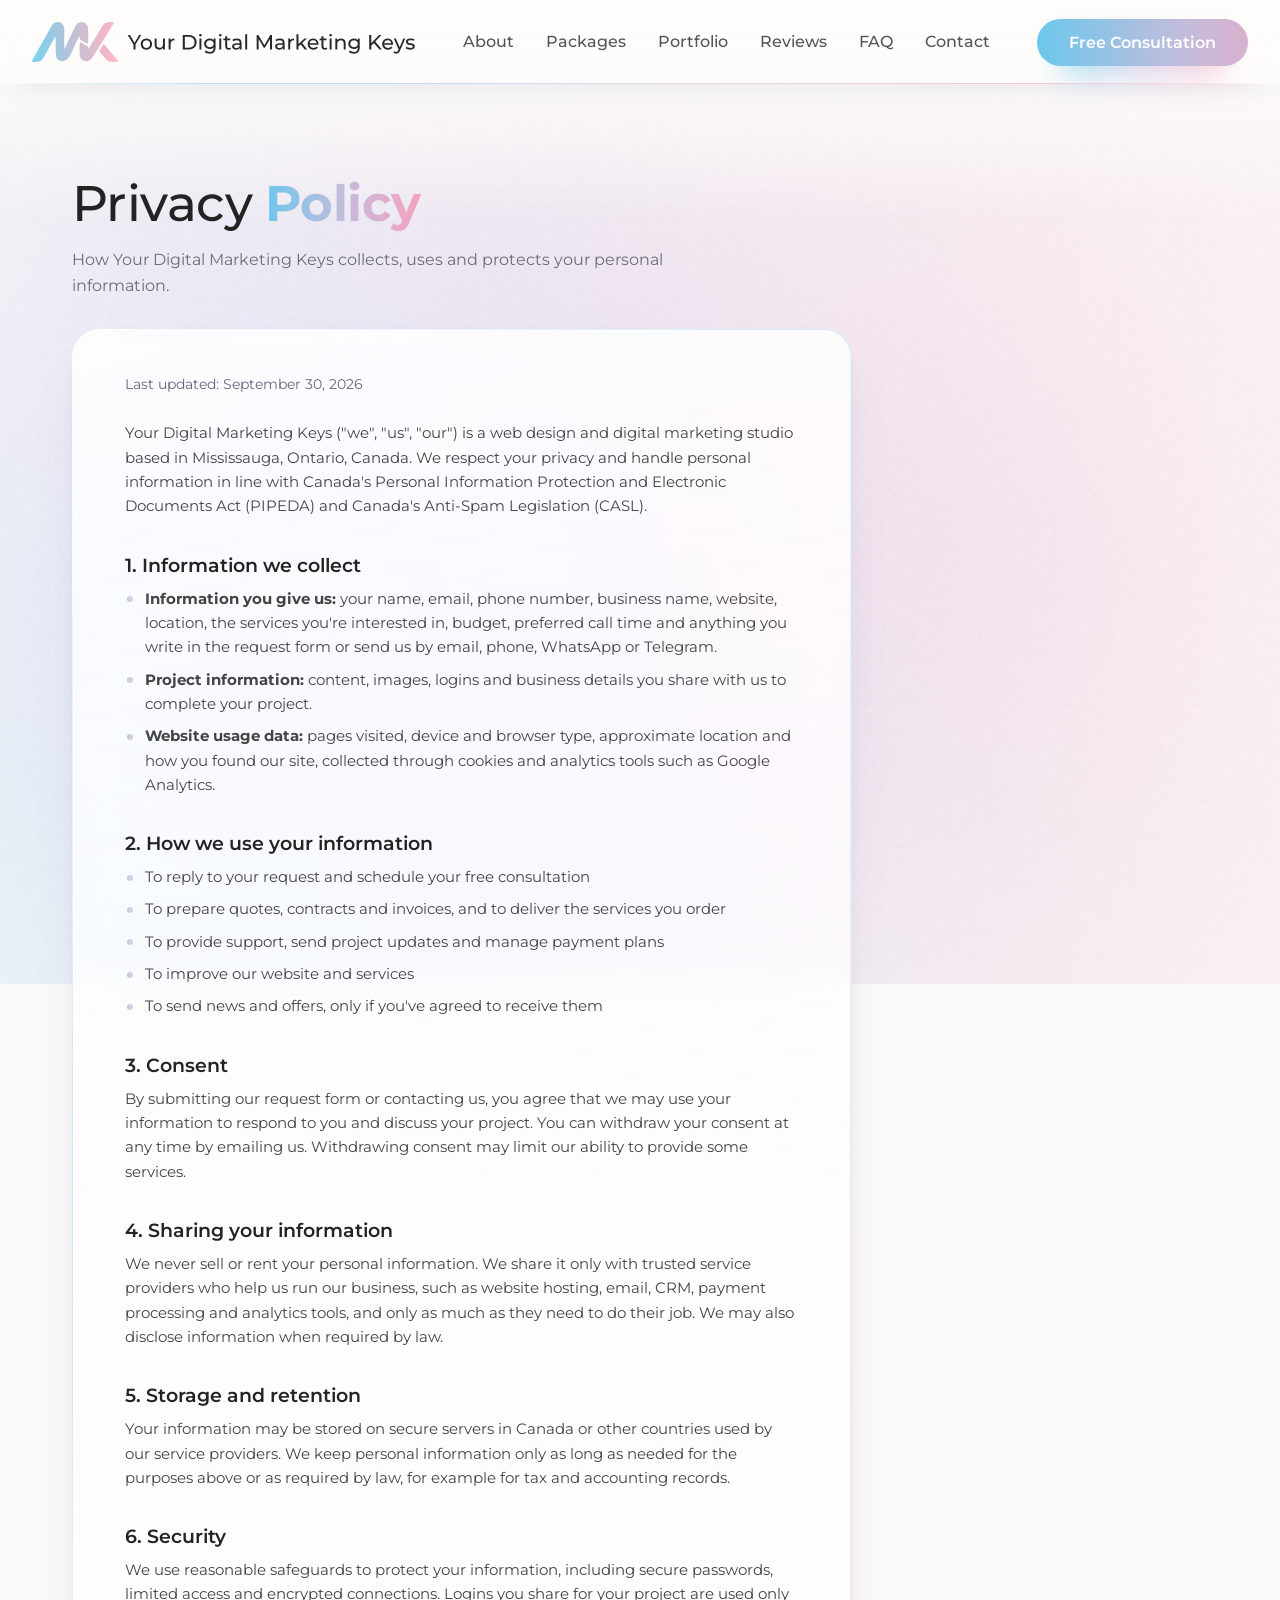
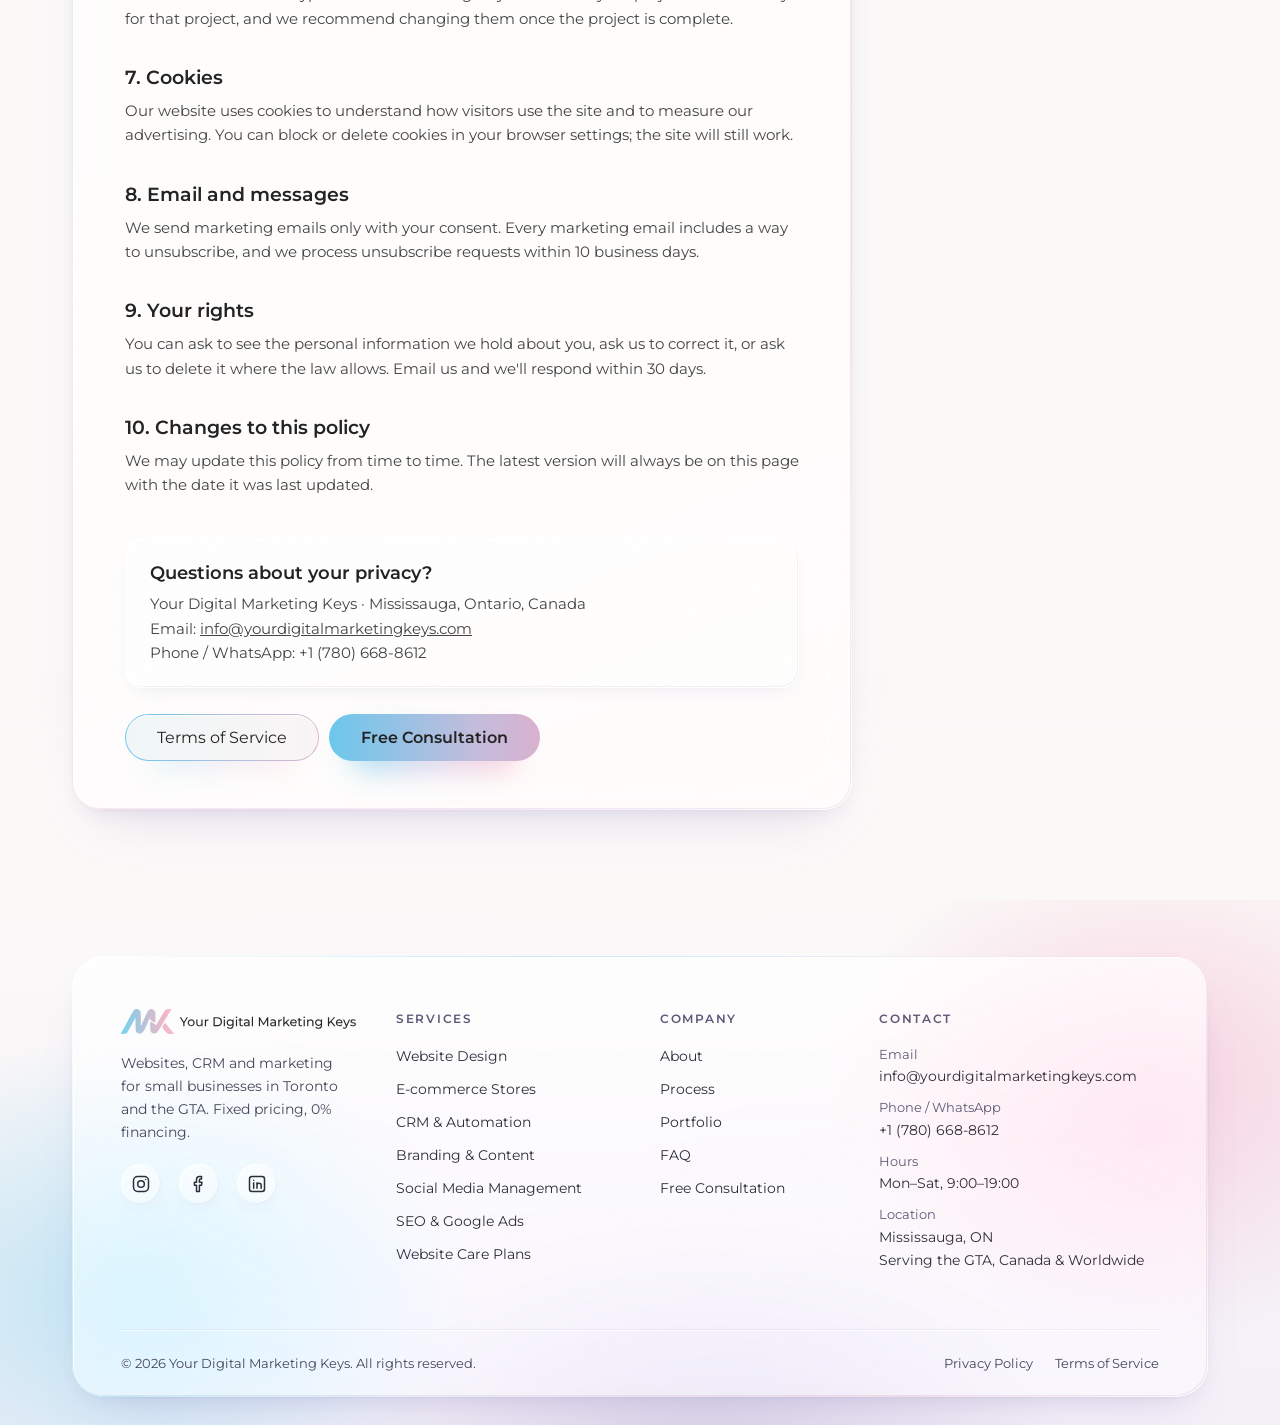
<file: privacy.html>
<!DOCTYPE html>
<html lang="en-CA">
<head>
<meta charset="UTF-8">
<meta name="viewport" content="width=device-width, initial-scale=1.0, viewport-fit=cover">
<title>Privacy Policy | Your Digital Marketing Keys</title>
<meta name="description" content="How Your Digital Marketing Keys collects, uses and protects your personal information under PIPEDA and CASL.">
<link rel="canonical" href="https://yourdigitalmarketingkeys.com/privacy.html">
<link rel="icon" href="favicon.ico" sizes="any">
<link rel="icon" type="image/png" sizes="192x192" href="assets/img/icon-192.png">
<link rel="apple-touch-icon" href="assets/img/apple-touch-icon.png">
<link rel="manifest" href="site.webmanifest">
<meta name="theme-color" content="#FBF9F8">
<link rel="preload" href="assets/fonts/Montserrat-Regular-latin.woff2" as="font" type="font/woff2" crossorigin>
<link rel="preload" href="assets/fonts/Montserrat-Medium-latin.woff2" as="font" type="font/woff2" crossorigin>
<meta property="og:type" content="website">
<meta property="og:site_name" content="Your Digital Marketing Keys">
<meta property="og:locale" content="en_CA">
<meta property="og:title" content="Privacy Policy | Your Digital Marketing Keys">
<meta property="og:description" content="How Your Digital Marketing Keys collects, uses and protects your personal information under PIPEDA and CASL.">
<meta property="og:url" content="https://yourdigitalmarketingkeys.com/privacy.html">
<meta property="og:image" content="https://yourdigitalmarketingkeys.com/assets/img/og-image.png">
<meta property="og:image:width" content="1200"><meta property="og:image:height" content="630">
<meta property="og:image:alt" content="Your Digital Marketing Keys – Web Design, CRM &amp; Marketing in Toronto &amp; GTA">
<meta name="twitter:card" content="summary_large_image">
<link rel="stylesheet" href="assets/css/main.css">
<link rel="stylesheet" href="assets/css/glass.css">
</head>
<body>
<svg width="0" height="0" style="position:absolute" aria-hidden="true">
  <symbol id="i-mail" viewBox="0 0 24 24"><rect x="3" y="5" width="18" height="14" rx="2.5"/><path d="M4 7l8 6 8-6"/></symbol>
  <symbol id="i-phone" viewBox="0 0 24 24"><path d="M5 4h3.5l2 5-2.3 1.4a11 11 0 005.4 5.4L15 13.5l5 2V19a2 2 0 01-2 2A16 16 0 013 6a2 2 0 012-2z"/></symbol>
  <symbol id="i-time" viewBox="0 0 24 24"><circle cx="12" cy="12" r="9"/><path d="M12 7v5l3 2"/></symbol>
  <symbol id="i-pin" viewBox="0 0 24 24"><path d="M12 21s-7-6.2-7-11.5a7 7 0 0114 0C19 14.8 12 21 12 21z"/><circle cx="12" cy="9.5" r="2.5"/></symbol>
  <symbol id="i-ig" viewBox="0 0 24 24"><rect x="3" y="3" width="18" height="18" rx="5"/><circle cx="12" cy="12" r="4"/><path d="M17.5 6.5h.01"/></symbol>
  <symbol id="i-fb" viewBox="0 0 24 24"><path d="M15 3h-2.5A3.5 3.5 0 009 6.5V10H6.5v3.5H9V21h3.5v-7.5H15l.5-3.5h-3V7a1 1 0 011-1H15z"/></symbol>
  <symbol id="i-in" viewBox="0 0 24 24"><rect x="3" y="3" width="18" height="18" rx="3"/><path d="M8 10.5V17M8 7.5v.01M12 17v-6.5M12 13.5a2.5 2.5 0 015 0V17"/></symbol>
</svg>


<nav class="top" aria-label="Main">
  <div class="wrap">
    <a class="logo" href="./" aria-label="Your Digital Marketing Keys – home"><img src="assets/img/logo.svg" alt="Your Digital Marketing Keys" width="383" height="40"></a>
    <div class="links">
      <a href="./#about">About</a>
      <a href="./#packages">Packages</a>
      <a href="portfolio.html">Portfolio</a>
      <a href="./#reviews">Reviews</a>
      <a href="faq.html">FAQ</a>
      <a href="contact.html">Contact</a>
    </div>
    <a class="btn" href="contact.html">Free Consultation</a>
    <button class="burger" id="burger" aria-label="Open menu" aria-expanded="false"><span></span><span></span><span></span></button>
  </div>
  <div class="mnav" id="mnav">
    <a href="./#about">About</a>
    <a href="./#packages">Packages</a>
    <a href="portfolio.html">Portfolio</a>
    <a href="./#reviews">Reviews</a>
    <a href="faq.html">FAQ</a>
    <a href="contact.html">Contact</a>
    <a class="btn" href="contact.html">Free Consultation</a>
  </div>
</nav>

<main data-ambient-zone>
  <header class="phead"><div class="wrap">
    <h1>Privacy <span class="gt">Policy</span></h1>
    <p>How Your Digital Marketing Keys collects, uses and protects your personal information.</p>
  </div></header>
  <div class="wrap"><article class="legal glass">
    <p class="upd">Last updated: September 30, 2026</p>
    <p>Your Digital Marketing Keys ("we", "us", "our") is a web design and digital marketing studio based in Mississauga, Ontario, Canada. We respect your privacy and handle personal information in line with Canada's Personal Information Protection and Electronic Documents Act (PIPEDA) and Canada's Anti-Spam Legislation (CASL).</p>

    <h2>1. Information we collect</h2>
    <ul>
      <li><b>Information you give us:</b> your name, email, phone number, business name, website, location, the services you're interested in, budget, preferred call time and anything you write in the request form or send us by email, phone, WhatsApp or Telegram.</li>
      <li><b>Project information:</b> content, images, logins and business details you share with us to complete your project.</li>
      <li><b>Website usage data:</b> pages visited, device and browser type, approximate location and how you found our site, collected through cookies and analytics tools such as Google Analytics.</li>
    </ul>

    <h2>2. How we use your information</h2>
    <ul>
      <li>To reply to your request and schedule your free consultation</li>
      <li>To prepare quotes, contracts and invoices, and to deliver the services you order</li>
      <li>To provide support, send project updates and manage payment plans</li>
      <li>To improve our website and services</li>
      <li>To send news and offers, only if you've agreed to receive them</li>
    </ul>

    <h2>3. Consent</h2>
    <p>By submitting our request form or contacting us, you agree that we may use your information to respond to you and discuss your project. You can withdraw your consent at any time by emailing us. Withdrawing consent may limit our ability to provide some services.</p>

    <h2>4. Sharing your information</h2>
    <p>We never sell or rent your personal information. We share it only with trusted service providers who help us run our business, such as website hosting, email, CRM, payment processing and analytics tools, and only as much as they need to do their job. We may also disclose information when required by law.</p>

    <h2>5. Storage and retention</h2>
    <p>Your information may be stored on secure servers in Canada or other countries used by our service providers. We keep personal information only as long as needed for the purposes above or as required by law, for example for tax and accounting records.</p>

    <h2>6. Security</h2>
    <p>We use reasonable safeguards to protect your information, including secure passwords, limited access and encrypted connections. Logins you share for your project are used only for that project, and we recommend changing them once the project is complete.</p>

    <h2>7. Cookies</h2>
    <p>Our website uses cookies to understand how visitors use the site and to measure our advertising. You can block or delete cookies in your browser settings; the site will still work.</p>

    <h2>8. Email and messages</h2>
    <p>We send marketing emails only with your consent. Every marketing email includes a way to unsubscribe, and we process unsubscribe requests within 10 business days.</p>

    <h2>9. Your rights</h2>
    <p>You can ask to see the personal information we hold about you, ask us to correct it, or ask us to delete it where the law allows. Email us and we'll respond within 30 days.</p>

    <h2>10. Changes to this policy</h2>
    <p>We may update this policy from time to time. The latest version will always be on this page with the date it was last updated.</p>

    <div class="box">
      <h3>Questions about your privacy?</h3>
      <p style="margin-top:8px">Your Digital Marketing Keys · Mississauga, Ontario, Canada<br>Email: <a href="mailto:info@yourdigitalmarketingkeys.com">info@yourdigitalmarketingkeys.com</a><br>Phone / WhatsApp: +1 (780) 668-8612</p>
    </div>
    <div class="legal-nav"><a class="btn2" href="terms.html">Terms of Service</a><a class="btn" href="contact.html">Free Consultation</a></div>
  </article></div>
</main>

<footer>
  <div class="wrap fpanel glass">
    <div class="fgrid">
      <div class="fbrand">
        <a class="flogo" href="./" aria-label="Your Digital Marketing Keys – home"><img src="assets/img/logo.svg" alt="Your Digital Marketing Keys" width="326" height="34"></a>
        <p>Websites, CRM and marketing for small businesses in Toronto and the GTA. Fixed pricing, 0% financing.</p>
        <div class="soc">
          <a href="https://instagram.com/" target="_blank" rel="noopener" aria-label="Instagram"><svg><use href="#i-ig"/></svg></a>
          <a href="https://facebook.com/" target="_blank" rel="noopener" aria-label="Facebook"><svg><use href="#i-fb"/></svg></a>
          <a href="https://linkedin.com/" target="_blank" rel="noopener" aria-label="LinkedIn"><svg><use href="#i-in"/></svg></a>
        </div>
      </div>
      <div>
        <p class="fh">Services</p>
        <ul>
          <li><a href="./#packages">Website Design</a></li>
          <li><a href="./#packages">E-commerce Stores</a></li>
          <li><a href="./#packages">CRM &amp; Automation</a></li>
          <li><a href="portfolio.html?f=photo">Branding &amp; Content</a></li>
          <li><a href="./#services">Social Media Management</a></li>
          <li><a href="./#services">SEO &amp; Google Ads</a></li>
          <li><a href="./#services">Website Care Plans</a></li>
        </ul>
      </div>
      <div>
        <p class="fh">Company</p>
        <ul>
          <li><a href="./#about">About</a></li>
          <li><a href="./#process">Process</a></li>
          <li><a href="portfolio.html">Portfolio</a></li>
          <li><a href="faq.html">FAQ</a></li>
          <li><a href="contact.html">Free Consultation</a></li>
        </ul>
      </div>
      <div>
        <p class="fh">Contact</p>
        <ul>
          <li><small>Email</small><a href="mailto:info@yourdigitalmarketingkeys.com">info@yourdigitalmarketingkeys.com</a></li>
          <li><small>Phone / WhatsApp</small><a href="https://wa.me/17806688612" target="_blank" rel="noopener">+1 (780) 668-8612</a></li>
          <li><small>Hours</small>Mon–Sat, 9:00–19:00</li>
          <li><small>Location</small>Mississauga, ON<br>Serving the GTA, Canada &amp; Worldwide</li>
        </ul>
      </div>
    </div>
    <div class="fbot">
      <span>© 2026 Your Digital Marketing Keys. All rights reserved.</span>
      <nav aria-label="Legal"><a href="privacy.html">Privacy Policy</a><a href="terms.html">Terms of Service</a></nav>
    </div>
  </div>
</footer>

<div class="toast" id="toast" role="status" aria-live="polite"></div>
<script src="assets/js/main.js" defer></script>
<script src="assets/js/ambient-light.js" defer></script>
</body>
</html>
</file>
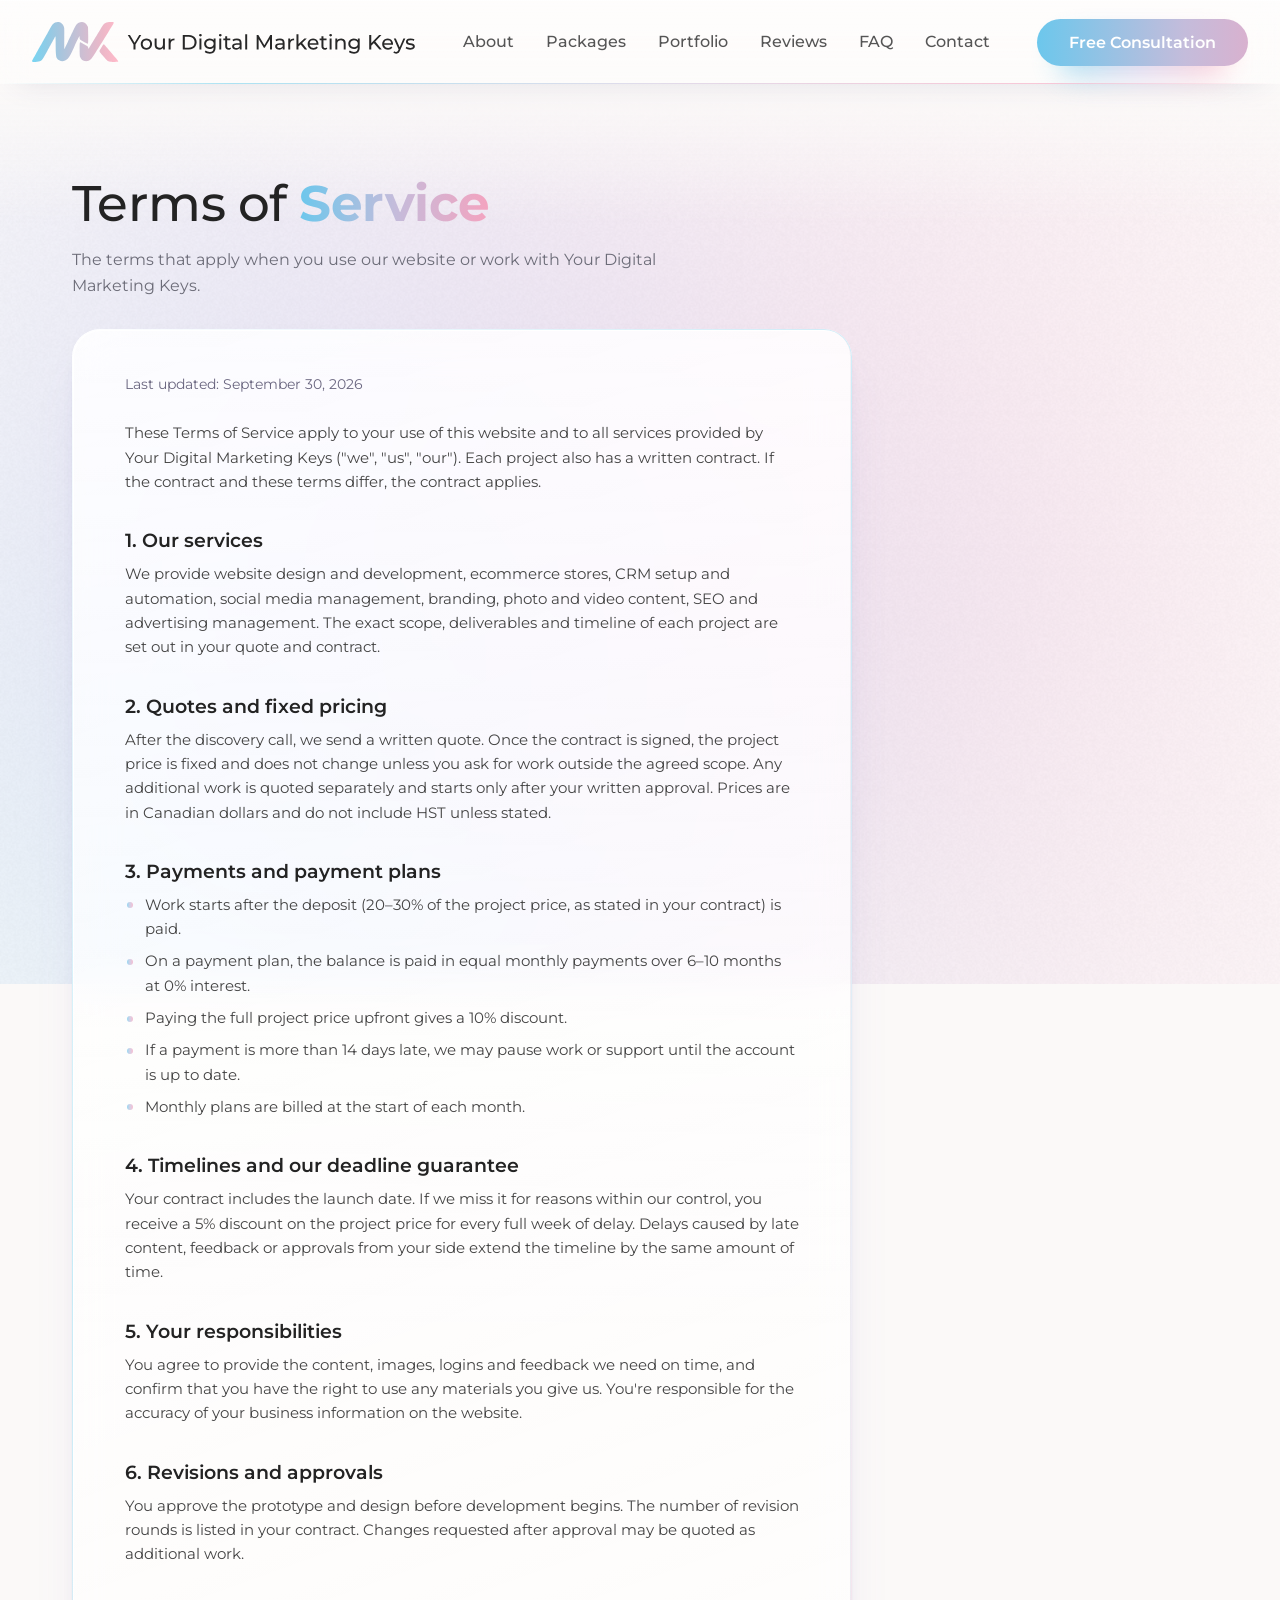
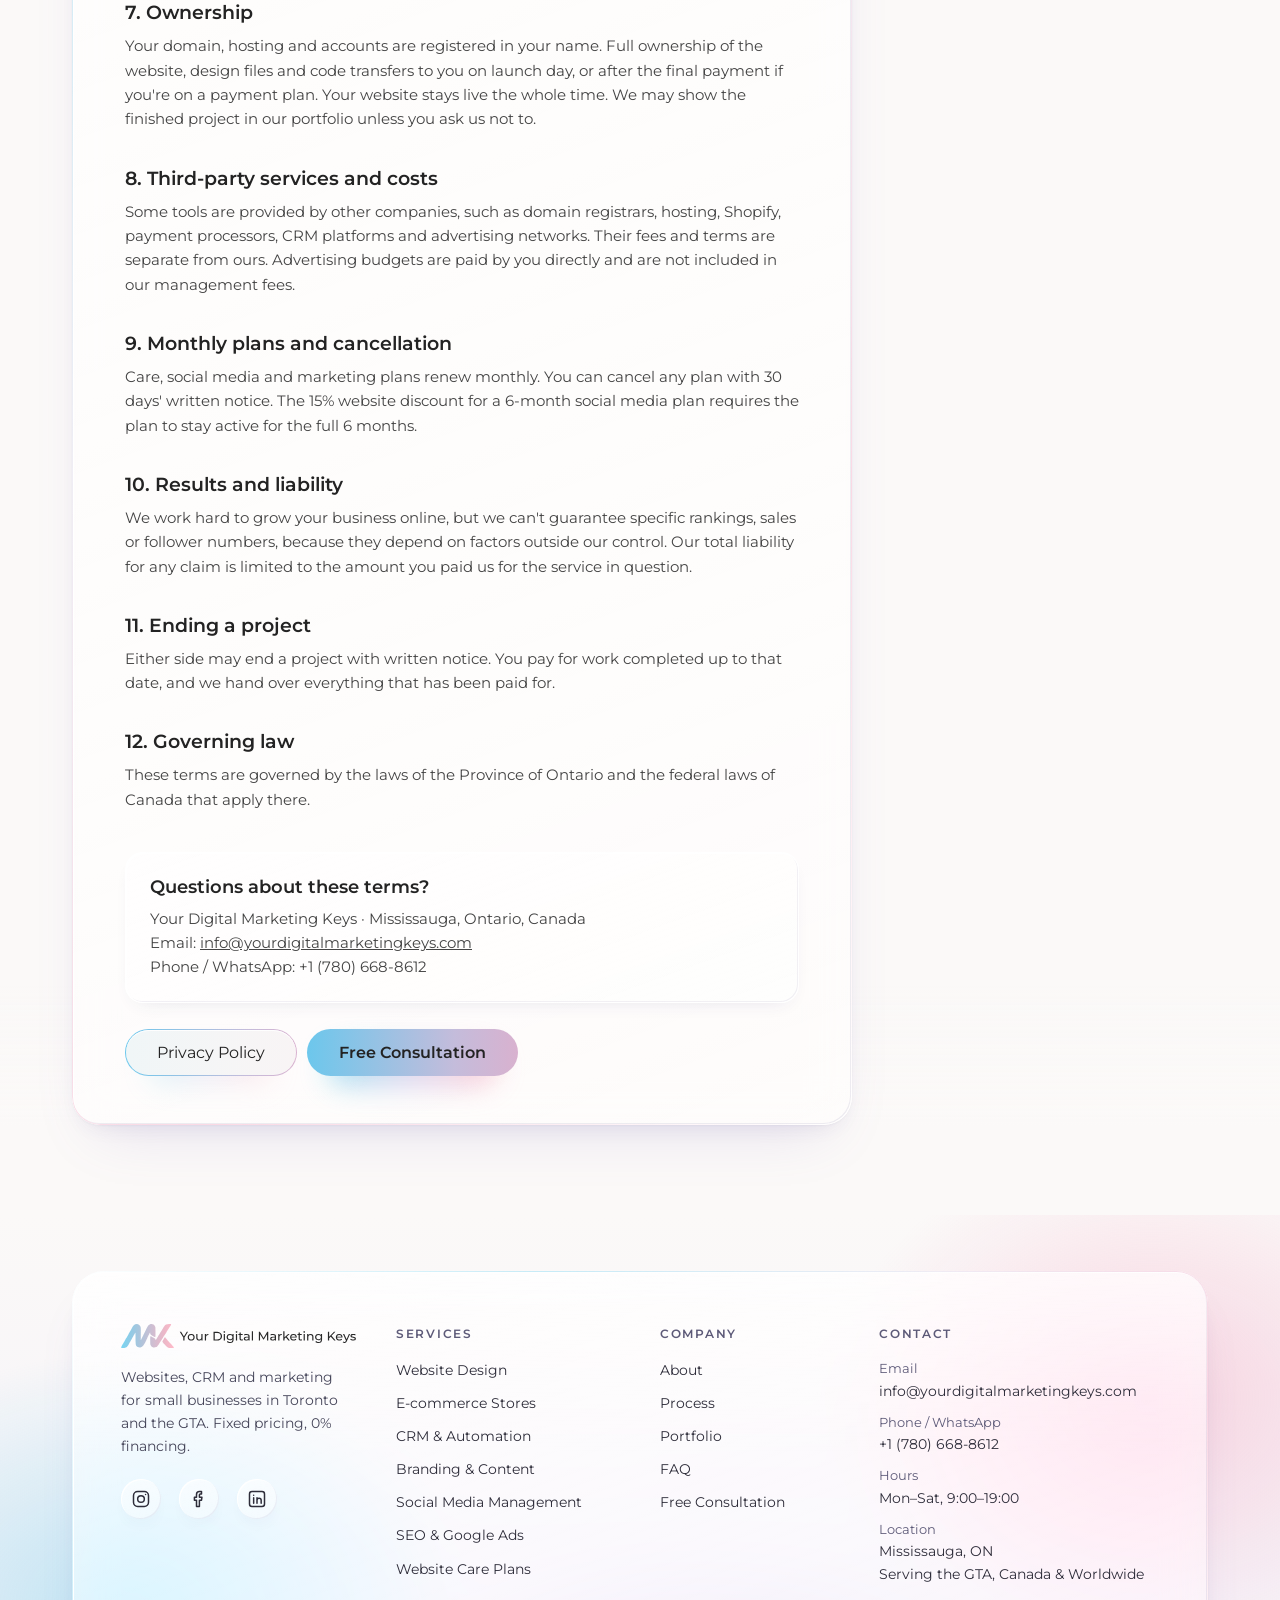
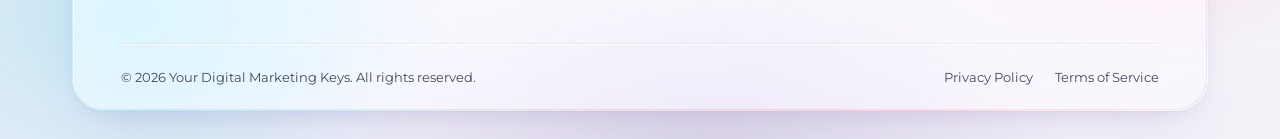
<file: terms.html>
<!DOCTYPE html>
<html lang="en-CA">
<head>
<meta charset="UTF-8">
<meta name="viewport" content="width=device-width, initial-scale=1.0, viewport-fit=cover">
<title>Terms of Service | Your Digital Marketing Keys</title>
<meta name="description" content="Terms for using our website and working with Your Digital Marketing Keys: quotes, payments, timelines, ownership and cancellation.">
<link rel="canonical" href="https://yourdigitalmarketingkeys.com/terms.html">
<link rel="icon" href="favicon.ico" sizes="any">
<link rel="icon" type="image/png" sizes="192x192" href="assets/img/icon-192.png">
<link rel="apple-touch-icon" href="assets/img/apple-touch-icon.png">
<link rel="manifest" href="site.webmanifest">
<meta name="theme-color" content="#FBF9F8">
<link rel="preload" href="assets/fonts/Montserrat-Regular-latin.woff2" as="font" type="font/woff2" crossorigin>
<link rel="preload" href="assets/fonts/Montserrat-Medium-latin.woff2" as="font" type="font/woff2" crossorigin>
<meta property="og:type" content="website">
<meta property="og:site_name" content="Your Digital Marketing Keys">
<meta property="og:locale" content="en_CA">
<meta property="og:title" content="Terms of Service | Your Digital Marketing Keys">
<meta property="og:description" content="Terms for using our website and working with Your Digital Marketing Keys: quotes, payments, timelines, ownership and cancellation.">
<meta property="og:url" content="https://yourdigitalmarketingkeys.com/terms.html">
<meta property="og:image" content="https://yourdigitalmarketingkeys.com/assets/img/og-image.png">
<meta property="og:image:width" content="1200"><meta property="og:image:height" content="630">
<meta property="og:image:alt" content="Your Digital Marketing Keys – Web Design, CRM &amp; Marketing in Toronto &amp; GTA">
<meta name="twitter:card" content="summary_large_image">
<link rel="stylesheet" href="assets/css/main.css">
<link rel="stylesheet" href="assets/css/glass.css">
</head>
<body>
<svg width="0" height="0" style="position:absolute" aria-hidden="true">
  <symbol id="i-mail" viewBox="0 0 24 24"><rect x="3" y="5" width="18" height="14" rx="2.5"/><path d="M4 7l8 6 8-6"/></symbol>
  <symbol id="i-phone" viewBox="0 0 24 24"><path d="M5 4h3.5l2 5-2.3 1.4a11 11 0 005.4 5.4L15 13.5l5 2V19a2 2 0 01-2 2A16 16 0 013 6a2 2 0 012-2z"/></symbol>
  <symbol id="i-time" viewBox="0 0 24 24"><circle cx="12" cy="12" r="9"/><path d="M12 7v5l3 2"/></symbol>
  <symbol id="i-pin" viewBox="0 0 24 24"><path d="M12 21s-7-6.2-7-11.5a7 7 0 0114 0C19 14.8 12 21 12 21z"/><circle cx="12" cy="9.5" r="2.5"/></symbol>
  <symbol id="i-ig" viewBox="0 0 24 24"><rect x="3" y="3" width="18" height="18" rx="5"/><circle cx="12" cy="12" r="4"/><path d="M17.5 6.5h.01"/></symbol>
  <symbol id="i-fb" viewBox="0 0 24 24"><path d="M15 3h-2.5A3.5 3.5 0 009 6.5V10H6.5v3.5H9V21h3.5v-7.5H15l.5-3.5h-3V7a1 1 0 011-1H15z"/></symbol>
  <symbol id="i-in" viewBox="0 0 24 24"><rect x="3" y="3" width="18" height="18" rx="3"/><path d="M8 10.5V17M8 7.5v.01M12 17v-6.5M12 13.5a2.5 2.5 0 015 0V17"/></symbol>
</svg>


<nav class="top" aria-label="Main">
  <div class="wrap">
    <a class="logo" href="./" aria-label="Your Digital Marketing Keys – home"><img src="assets/img/logo.svg" alt="Your Digital Marketing Keys" width="383" height="40"></a>
    <div class="links">
      <a href="./#about">About</a>
      <a href="./#packages">Packages</a>
      <a href="portfolio.html">Portfolio</a>
      <a href="./#reviews">Reviews</a>
      <a href="faq.html">FAQ</a>
      <a href="contact.html">Contact</a>
    </div>
    <a class="btn" href="contact.html">Free Consultation</a>
    <button class="burger" id="burger" aria-label="Open menu" aria-expanded="false"><span></span><span></span><span></span></button>
  </div>
  <div class="mnav" id="mnav">
    <a href="./#about">About</a>
    <a href="./#packages">Packages</a>
    <a href="portfolio.html">Portfolio</a>
    <a href="./#reviews">Reviews</a>
    <a href="faq.html">FAQ</a>
    <a href="contact.html">Contact</a>
    <a class="btn" href="contact.html">Free Consultation</a>
  </div>
</nav>

<main data-ambient-zone>
  <header class="phead"><div class="wrap">
    <h1>Terms of <span class="gt">Service</span></h1>
    <p>The terms that apply when you use our website or work with Your Digital Marketing Keys.</p>
  </div></header>
  <div class="wrap"><article class="legal glass">
    <p class="upd">Last updated: September 30, 2026</p>
    <p>These Terms of Service apply to your use of this website and to all services provided by Your Digital Marketing Keys ("we", "us", "our"). Each project also has a written contract. If the contract and these terms differ, the contract applies.</p>

    <h2>1. Our services</h2>
    <p>We provide website design and development, ecommerce stores, CRM setup and automation, social media management, branding, photo and video content, SEO and advertising management. The exact scope, deliverables and timeline of each project are set out in your quote and contract.</p>

    <h2>2. Quotes and fixed pricing</h2>
    <p>After the discovery call, we send a written quote. Once the contract is signed, the project price is fixed and does not change unless you ask for work outside the agreed scope. Any additional work is quoted separately and starts only after your written approval. Prices are in Canadian dollars and do not include HST unless stated.</p>

    <h2>3. Payments and payment plans</h2>
    <ul>
      <li>Work starts after the deposit (20–30% of the project price, as stated in your contract) is paid.</li>
      <li>On a payment plan, the balance is paid in equal monthly payments over 6–10 months at 0% interest.</li>
      <li>Paying the full project price upfront gives a 10% discount.</li>
      <li>If a payment is more than 14 days late, we may pause work or support until the account is up to date.</li>
      <li>Monthly plans are billed at the start of each month.</li>
    </ul>

    <h2>4. Timelines and our deadline guarantee</h2>
    <p>Your contract includes the launch date. If we miss it for reasons within our control, you receive a 5% discount on the project price for every full week of delay. Delays caused by late content, feedback or approvals from your side extend the timeline by the same amount of time.</p>

    <h2>5. Your responsibilities</h2>
    <p>You agree to provide the content, images, logins and feedback we need on time, and confirm that you have the right to use any materials you give us. You're responsible for the accuracy of your business information on the website.</p>

    <h2>6. Revisions and approvals</h2>
    <p>You approve the prototype and design before development begins. The number of revision rounds is listed in your contract. Changes requested after approval may be quoted as additional work.</p>

    <h2>7. Ownership</h2>
    <p>Your domain, hosting and accounts are registered in your name. Full ownership of the website, design files and code transfers to you on launch day, or after the final payment if you're on a payment plan. Your website stays live the whole time. We may show the finished project in our portfolio unless you ask us not to.</p>

    <h2>8. Third-party services and costs</h2>
    <p>Some tools are provided by other companies, such as domain registrars, hosting, Shopify, payment processors, CRM platforms and advertising networks. Their fees and terms are separate from ours. Advertising budgets are paid by you directly and are not included in our management fees.</p>

    <h2>9. Monthly plans and cancellation</h2>
    <p>Care, social media and marketing plans renew monthly. You can cancel any plan with 30 days' written notice. The 15% website discount for a 6-month social media plan requires the plan to stay active for the full 6 months.</p>

    <h2>10. Results and liability</h2>
    <p>We work hard to grow your business online, but we can't guarantee specific rankings, sales or follower numbers, because they depend on factors outside our control. Our total liability for any claim is limited to the amount you paid us for the service in question.</p>

    <h2>11. Ending a project</h2>
    <p>Either side may end a project with written notice. You pay for work completed up to that date, and we hand over everything that has been paid for.</p>

    <h2>12. Governing law</h2>
    <p>These terms are governed by the laws of the Province of Ontario and the federal laws of Canada that apply there.</p>

    <div class="box">
      <h3>Questions about these terms?</h3>
      <p style="margin-top:8px">Your Digital Marketing Keys · Mississauga, Ontario, Canada<br>Email: <a href="mailto:info@yourdigitalmarketingkeys.com">info@yourdigitalmarketingkeys.com</a><br>Phone / WhatsApp: +1 (780) 668-8612</p>
    </div>
    <div class="legal-nav"><a class="btn2" href="privacy.html">Privacy Policy</a><a class="btn" href="contact.html">Free Consultation</a></div>
  </article></div>
</main>

<footer>
  <div class="wrap fpanel glass">
    <div class="fgrid">
      <div class="fbrand">
        <a class="flogo" href="./" aria-label="Your Digital Marketing Keys – home"><img src="assets/img/logo.svg" alt="Your Digital Marketing Keys" width="326" height="34"></a>
        <p>Websites, CRM and marketing for small businesses in Toronto and the GTA. Fixed pricing, 0% financing.</p>
        <div class="soc">
          <a href="https://instagram.com/" target="_blank" rel="noopener" aria-label="Instagram"><svg><use href="#i-ig"/></svg></a>
          <a href="https://facebook.com/" target="_blank" rel="noopener" aria-label="Facebook"><svg><use href="#i-fb"/></svg></a>
          <a href="https://linkedin.com/" target="_blank" rel="noopener" aria-label="LinkedIn"><svg><use href="#i-in"/></svg></a>
        </div>
      </div>
      <div>
        <p class="fh">Services</p>
        <ul>
          <li><a href="./#packages">Website Design</a></li>
          <li><a href="./#packages">E-commerce Stores</a></li>
          <li><a href="./#packages">CRM &amp; Automation</a></li>
          <li><a href="portfolio.html?f=photo">Branding &amp; Content</a></li>
          <li><a href="./#services">Social Media Management</a></li>
          <li><a href="./#services">SEO &amp; Google Ads</a></li>
          <li><a href="./#services">Website Care Plans</a></li>
        </ul>
      </div>
      <div>
        <p class="fh">Company</p>
        <ul>
          <li><a href="./#about">About</a></li>
          <li><a href="./#process">Process</a></li>
          <li><a href="portfolio.html">Portfolio</a></li>
          <li><a href="faq.html">FAQ</a></li>
          <li><a href="contact.html">Free Consultation</a></li>
        </ul>
      </div>
      <div>
        <p class="fh">Contact</p>
        <ul>
          <li><small>Email</small><a href="mailto:info@yourdigitalmarketingkeys.com">info@yourdigitalmarketingkeys.com</a></li>
          <li><small>Phone / WhatsApp</small><a href="https://wa.me/17806688612" target="_blank" rel="noopener">+1 (780) 668-8612</a></li>
          <li><small>Hours</small>Mon–Sat, 9:00–19:00</li>
          <li><small>Location</small>Mississauga, ON<br>Serving the GTA, Canada &amp; Worldwide</li>
        </ul>
      </div>
    </div>
    <div class="fbot">
      <span>© 2026 Your Digital Marketing Keys. All rights reserved.</span>
      <nav aria-label="Legal"><a href="privacy.html">Privacy Policy</a><a href="terms.html">Terms of Service</a></nav>
    </div>
  </div>
</footer>

<div class="toast" id="toast" role="status" aria-live="polite"></div>
<script src="assets/js/main.js" defer></script>
<script src="assets/js/ambient-light.js" defer></script>
</body>
</html>
</file>
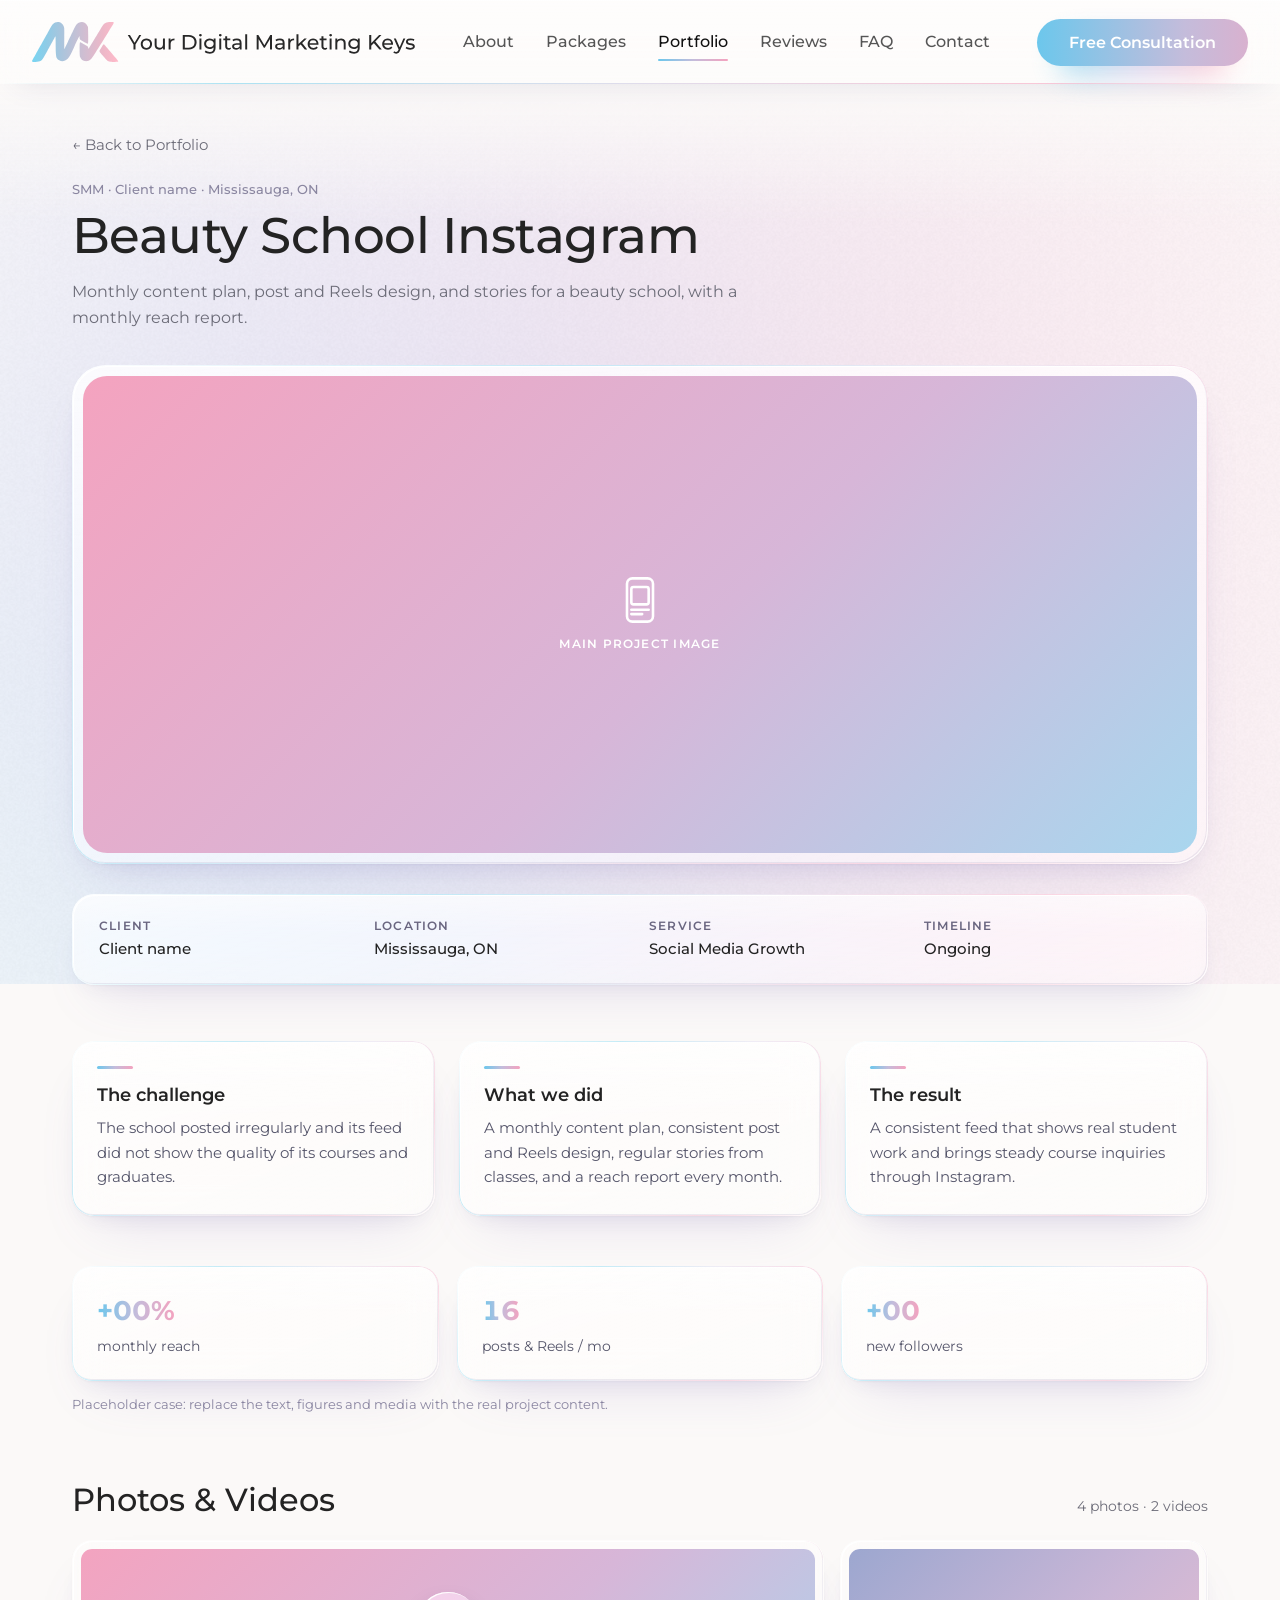
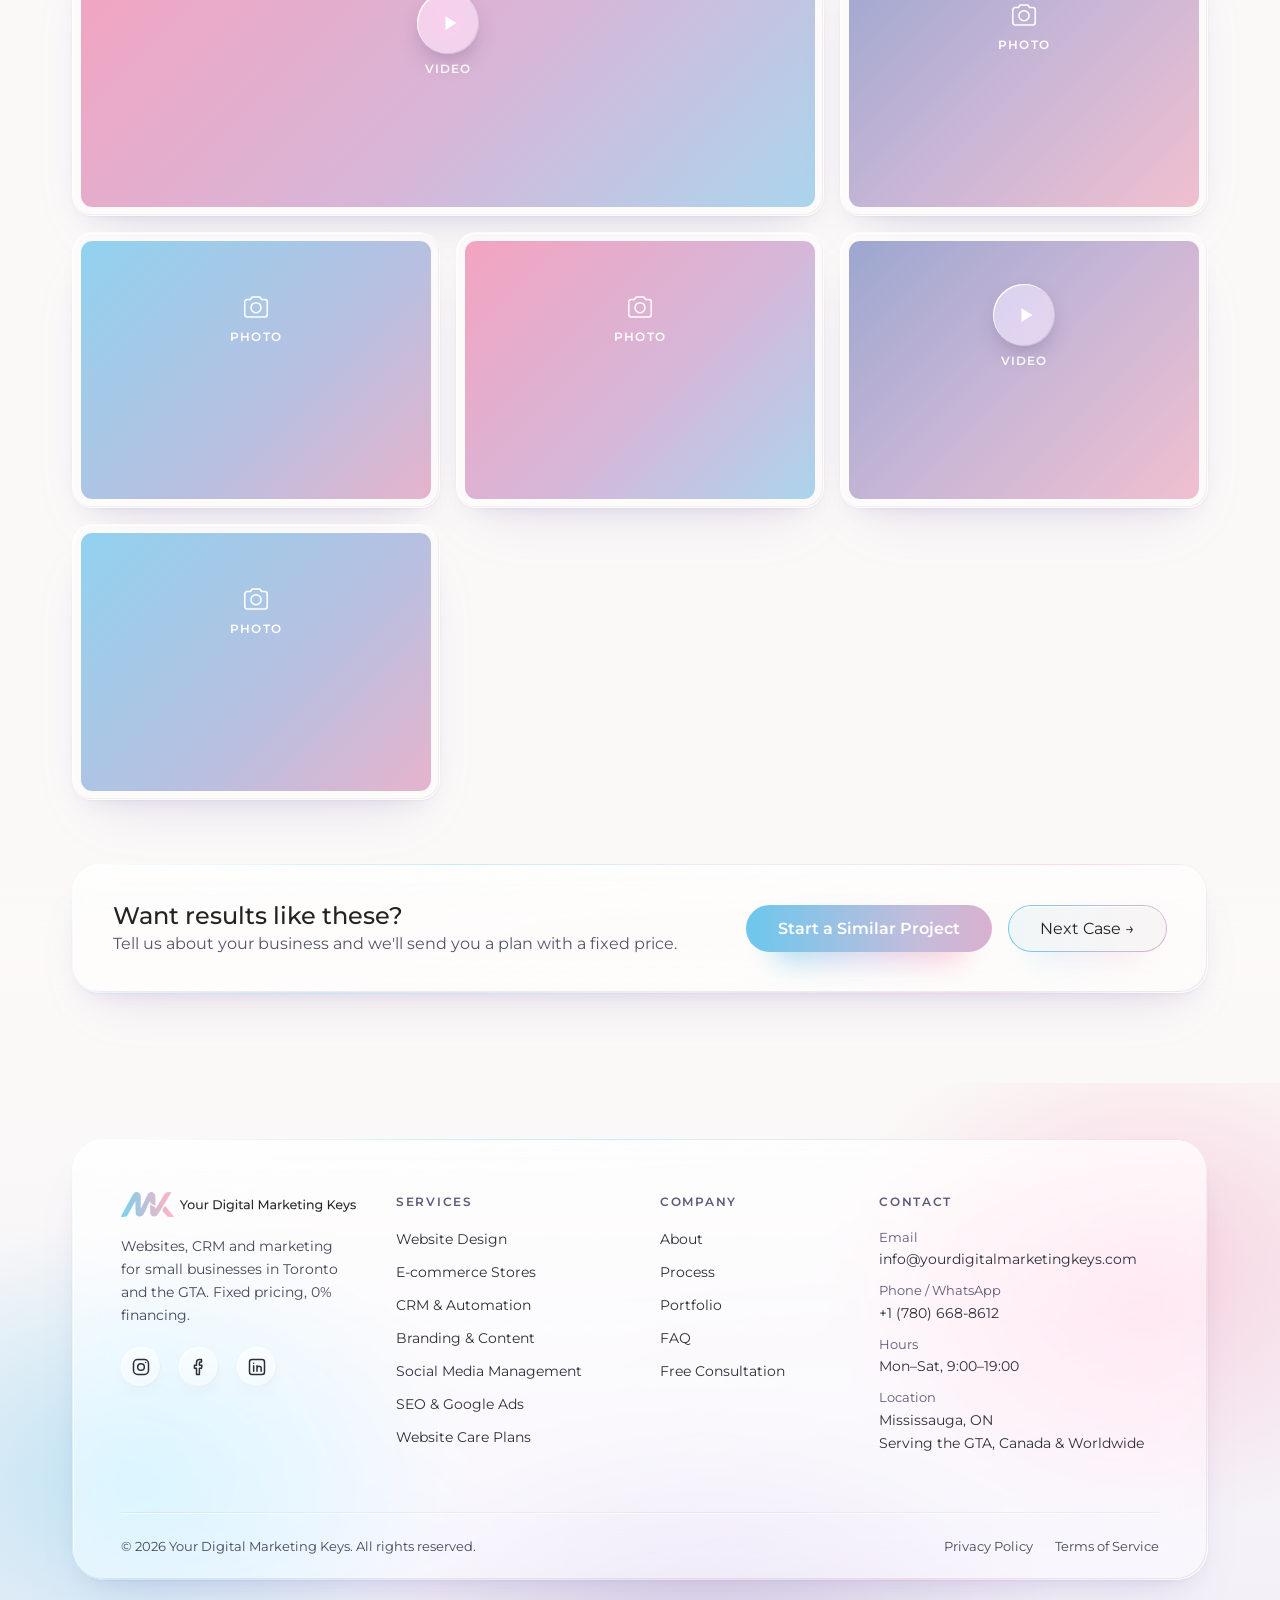
<file: cases/beauty-school-instagram.html>
<!DOCTYPE html>
<html lang="en-CA">
<head>
<meta charset="UTF-8">
<meta name="viewport" content="width=device-width, initial-scale=1.0, viewport-fit=cover">
<title>Beauty School Instagram – Case Study | YDMK</title>
<meta name="description" content="Monthly content plan, post and Reels design, and stories for a beauty school, with a monthly reach report.">
<link rel="canonical" href="https://yourdigitalmarketingkeys.com/cases/beauty-school-instagram.html">
<!-- Placeholder case: remove the next line once real content is in, and add the page to sitemap.xml -->
<meta name="robots" content="noindex, follow">
<link rel="icon" href="../favicon.ico" sizes="any">
<link rel="icon" type="image/png" sizes="192x192" href="../assets/img/icon-192.png">
<link rel="apple-touch-icon" href="../assets/img/apple-touch-icon.png">
<link rel="manifest" href="../site.webmanifest">
<meta name="theme-color" content="#FBF9F8">
<link rel="preload" href="../assets/fonts/Montserrat-Regular-latin.woff2" as="font" type="font/woff2" crossorigin>
<link rel="preload" href="../assets/fonts/Montserrat-Medium-latin.woff2" as="font" type="font/woff2" crossorigin>
<meta property="og:type" content="article">
<meta property="og:site_name" content="Your Digital Marketing Keys">
<meta property="og:locale" content="en_CA">
<meta property="og:title" content="Beauty School Instagram – Case Study | YDMK">
<meta property="og:description" content="Monthly content plan, post and Reels design, and stories for a beauty school, with a monthly reach report.">
<meta property="og:url" content="https://yourdigitalmarketingkeys.com/cases/beauty-school-instagram.html">
<meta property="og:image" content="https://yourdigitalmarketingkeys.com/assets/img/og-image.png">
<meta property="og:image:width" content="1200"><meta property="og:image:height" content="630">
<meta property="og:image:alt" content="Your Digital Marketing Keys – Web Design, CRM &amp; Marketing in Toronto &amp; GTA">
<meta name="twitter:card" content="summary_large_image">
<link rel="stylesheet" href="../assets/css/main.css">
<link rel="stylesheet" href="../assets/css/glass.css">
</head>
<body>
<svg width="0" height="0" style="position:absolute" aria-hidden="true">
  <symbol id="i-mail" viewBox="0 0 24 24"><rect x="3" y="5" width="18" height="14" rx="2.5"/><path d="M4 7l8 6 8-6"/></symbol>
  <symbol id="i-phone" viewBox="0 0 24 24"><path d="M5 4h3.5l2 5-2.3 1.4a11 11 0 005.4 5.4L15 13.5l5 2V19a2 2 0 01-2 2A16 16 0 013 6a2 2 0 012-2z"/></symbol>
  <symbol id="i-time" viewBox="0 0 24 24"><circle cx="12" cy="12" r="9"/><path d="M12 7v5l3 2"/></symbol>
  <symbol id="i-pin" viewBox="0 0 24 24"><path d="M12 21s-7-6.2-7-11.5a7 7 0 0114 0C19 14.8 12 21 12 21z"/><circle cx="12" cy="9.5" r="2.5"/></symbol>
  <symbol id="i-ig" viewBox="0 0 24 24"><rect x="3" y="3" width="18" height="18" rx="5"/><circle cx="12" cy="12" r="4"/><path d="M17.5 6.5h.01"/></symbol>
  <symbol id="i-fb" viewBox="0 0 24 24"><path d="M15 3h-2.5A3.5 3.5 0 009 6.5V10H6.5v3.5H9V21h3.5v-7.5H15l.5-3.5h-3V7a1 1 0 011-1H15z"/></symbol>
  <symbol id="i-in" viewBox="0 0 24 24"><rect x="3" y="3" width="18" height="18" rx="3"/><path d="M8 10.5V17M8 7.5v.01M12 17v-6.5M12 13.5a2.5 2.5 0 015 0V17"/></symbol>
</svg>


<nav class="top" aria-label="Main">
  <div class="wrap">
    <a class="logo" href="../" aria-label="Your Digital Marketing Keys – home"><img src="../assets/img/logo.svg" alt="Your Digital Marketing Keys" width="383" height="40"></a>
    <div class="links">
      <a href="../#about">About</a>
      <a href="../#packages">Packages</a>
      <a class="on" href="../portfolio.html">Portfolio</a>
      <a href="../#reviews">Reviews</a>
      <a href="../faq.html">FAQ</a>
      <a href="../contact.html">Contact</a>
    </div>
    <a class="btn" href="../contact.html">Free Consultation</a>
    <button class="burger" id="burger" aria-label="Open menu" aria-expanded="false"><span></span><span></span><span></span></button>
  </div>
  <div class="mnav" id="mnav">
    <a href="../#about">About</a>
    <a href="../#packages">Packages</a>
    <a href="../portfolio.html">Portfolio</a>
    <a href="../#reviews">Reviews</a>
    <a href="../faq.html">FAQ</a>
    <a href="../contact.html">Contact</a>
    <a class="btn" href="../contact.html">Free Consultation</a>
  </div>
</nav>

<main data-ambient-zone>
  <div class="wrap" style="padding-top:48px">
    <a class="back" href="../portfolio.html">← Back to Portfolio</a>
    <span class="client" style="display:block">SMM · Client name · Mississauga, ON</span>
    <h1 style="margin-top:6px">Beauty School Instagram</h1>
    <p style="color:var(--muted);max-width:680px;margin-top:14px">Monthly content plan, post and Reels design, and stories for a beauty school, with a monthly reach report.</p>
    <div class="hero-frame glass"><div class="case-hero t-smm"><div class="ph" style="display:flex;flex-direction:column;align-items:center;gap:8px;font-size:.78rem;letter-spacing:.1em;text-transform:uppercase;font-weight:600"><svg viewBox="0 0 48 48" fill="none" stroke="#fff" stroke-width="2.4" stroke-linecap="round" stroke-linejoin="round"><rect x="12" y="4" width="24" height="40" rx="5"/><rect x="16" y="12" width="16" height="16" rx="2"/><path d="M16 33h16M16 37h10"/></svg>Main project image</div></div></div>
    <div class="meta glass"><div><small>Client</small><span>Client name</span></div><div><small>Location</small><span>Mississauga, ON</span></div><div><small>Service</small><span>Social Media Growth</span></div><div><small>Timeline</small><span>Ongoing</span></div></div>
    <div class="story"><div class="glass" data-tilt="8"><h2>The challenge</h2><p>The school posted irregularly and its feed did not show the quality of its courses and graduates.</p></div><div class="glass" data-tilt="8"><h2>What we did</h2><p>A monthly content plan, consistent post and Reels design, regular stories from classes, and a reach report every month.</p></div><div class="glass" data-tilt="8"><h2>The result</h2><p>A consistent feed that shows real student work and brings steady course inquiries through Instagram.</p></div></div>
    <div class="results"><div class="res glass" data-tilt="10"><b>+00%</b><span>monthly reach</span></div><div class="res glass" data-tilt="10"><b>16</b><span>posts &amp; Reels / mo</span></div><div class="res glass" data-tilt="10"><b>+00</b><span>new followers</span></div></div>
    <p class="case-note">Placeholder case: replace the text, figures and media with the real project content.</p>
    <div class="gal-h"><h2>Photos &amp; Videos</h2><small>4 photos · 2 videos</small></div>
    <div class="gallery"><div data-tilt="14" class="g gframe wide t-smm"><div class="ph"><span class="play"><svg viewBox="0 0 24 24" fill="#9aa0c8"><path d="M7 4.5v15l12-7.5z"/></svg></span>Video</div></div><div data-tilt="14" class="g gframe t-photo"><div class="ph"><svg viewBox="0 0 48 48" fill="none" stroke="#fff" stroke-width="2.4" stroke-linecap="round" stroke-linejoin="round"><path d="M6 16a4 4 0 014-4h5l3-4h12l3 4h5a4 4 0 014 4v20a4 4 0 01-4 4H10a4 4 0 01-4-4z"/><circle cx="24" cy="25" r="8"/></svg>Photo</div></div><div data-tilt="14" class="g gframe t-web"><div class="ph"><svg viewBox="0 0 48 48" fill="none" stroke="#fff" stroke-width="2.4" stroke-linecap="round" stroke-linejoin="round"><path d="M6 16a4 4 0 014-4h5l3-4h12l3 4h5a4 4 0 014 4v20a4 4 0 01-4 4H10a4 4 0 01-4-4z"/><circle cx="24" cy="25" r="8"/></svg>Photo</div></div><div data-tilt="14" class="g gframe t-smm"><div class="ph"><svg viewBox="0 0 48 48" fill="none" stroke="#fff" stroke-width="2.4" stroke-linecap="round" stroke-linejoin="round"><path d="M6 16a4 4 0 014-4h5l3-4h12l3 4h5a4 4 0 014 4v20a4 4 0 01-4 4H10a4 4 0 01-4-4z"/><circle cx="24" cy="25" r="8"/></svg>Photo</div></div><div data-tilt="14" class="g gframe t-photo"><div class="ph"><span class="play"><svg viewBox="0 0 24 24" fill="#9aa0c8"><path d="M7 4.5v15l12-7.5z"/></svg></span>Video</div></div><div data-tilt="14" class="g gframe t-web"><div class="ph"><svg viewBox="0 0 48 48" fill="none" stroke="#fff" stroke-width="2.4" stroke-linecap="round" stroke-linejoin="round"><path d="M6 16a4 4 0 014-4h5l3-4h12l3 4h5a4 4 0 014 4v20a4 4 0 01-4 4H10a4 4 0 01-4-4z"/><circle cx="24" cy="25" r="8"/></svg>Photo</div></div></div>
    <div class="case-cta glass">
      <div><h2>Want results like these?</h2><p>Tell us about your business and we'll send you a plan with a fixed price.</p></div>
      <div class="cta-row">
        <a class="btn" href="../contact.html">Start a Similar Project</a>
        <a class="btn2" href="landscaping-social-media.html">Next Case →</a>
      </div>
    </div>
  </div>
</main>

<footer>
  <div class="wrap fpanel glass">
    <div class="fgrid">
      <div class="fbrand">
        <a class="flogo" href="../" aria-label="Your Digital Marketing Keys – home"><img src="../assets/img/logo.svg" alt="Your Digital Marketing Keys" width="326" height="34"></a>
        <p>Websites, CRM and marketing for small businesses in Toronto and the GTA. Fixed pricing, 0% financing.</p>
        <div class="soc">
          <a href="https://instagram.com/" target="_blank" rel="noopener" aria-label="Instagram"><svg><use href="#i-ig"/></svg></a>
          <a href="https://facebook.com/" target="_blank" rel="noopener" aria-label="Facebook"><svg><use href="#i-fb"/></svg></a>
          <a href="https://linkedin.com/" target="_blank" rel="noopener" aria-label="LinkedIn"><svg><use href="#i-in"/></svg></a>
        </div>
      </div>
      <div>
        <p class="fh">Services</p>
        <ul>
          <li><a href="../#packages">Website Design</a></li>
          <li><a href="../#packages">E-commerce Stores</a></li>
          <li><a href="../#packages">CRM &amp; Automation</a></li>
          <li><a href="../portfolio.html?f=photo">Branding &amp; Content</a></li>
          <li><a href="../#services">Social Media Management</a></li>
          <li><a href="../#services">SEO &amp; Google Ads</a></li>
          <li><a href="../#services">Website Care Plans</a></li>
        </ul>
      </div>
      <div>
        <p class="fh">Company</p>
        <ul>
          <li><a href="../#about">About</a></li>
          <li><a href="../#process">Process</a></li>
          <li><a href="../portfolio.html">Portfolio</a></li>
          <li><a href="../faq.html">FAQ</a></li>
          <li><a href="../contact.html">Free Consultation</a></li>
        </ul>
      </div>
      <div>
        <p class="fh">Contact</p>
        <ul>
          <li><small>Email</small><a href="mailto:info@yourdigitalmarketingkeys.com">info@yourdigitalmarketingkeys.com</a></li>
          <li><small>Phone / WhatsApp</small><a href="https://wa.me/17806688612" target="_blank" rel="noopener">+1 (780) 668-8612</a></li>
          <li><small>Hours</small>Mon–Sat, 9:00–19:00</li>
          <li><small>Location</small>Mississauga, ON<br>Serving the GTA, Canada &amp; Worldwide</li>
        </ul>
      </div>
    </div>
    <div class="fbot">
      <span>© 2026 Your Digital Marketing Keys. All rights reserved.</span>
      <nav aria-label="Legal"><a href="../privacy.html">Privacy Policy</a><a href="../terms.html">Terms of Service</a></nav>
    </div>
  </div>
</footer>

<div class="toast" id="toast" role="status" aria-live="polite"></div>
<script src="../assets/js/main.js" defer></script>
<script src="../assets/js/ambient-light.js" defer></script>
<script src="../assets/js/tilt.js" defer></script>
</body>
</html>
</file>
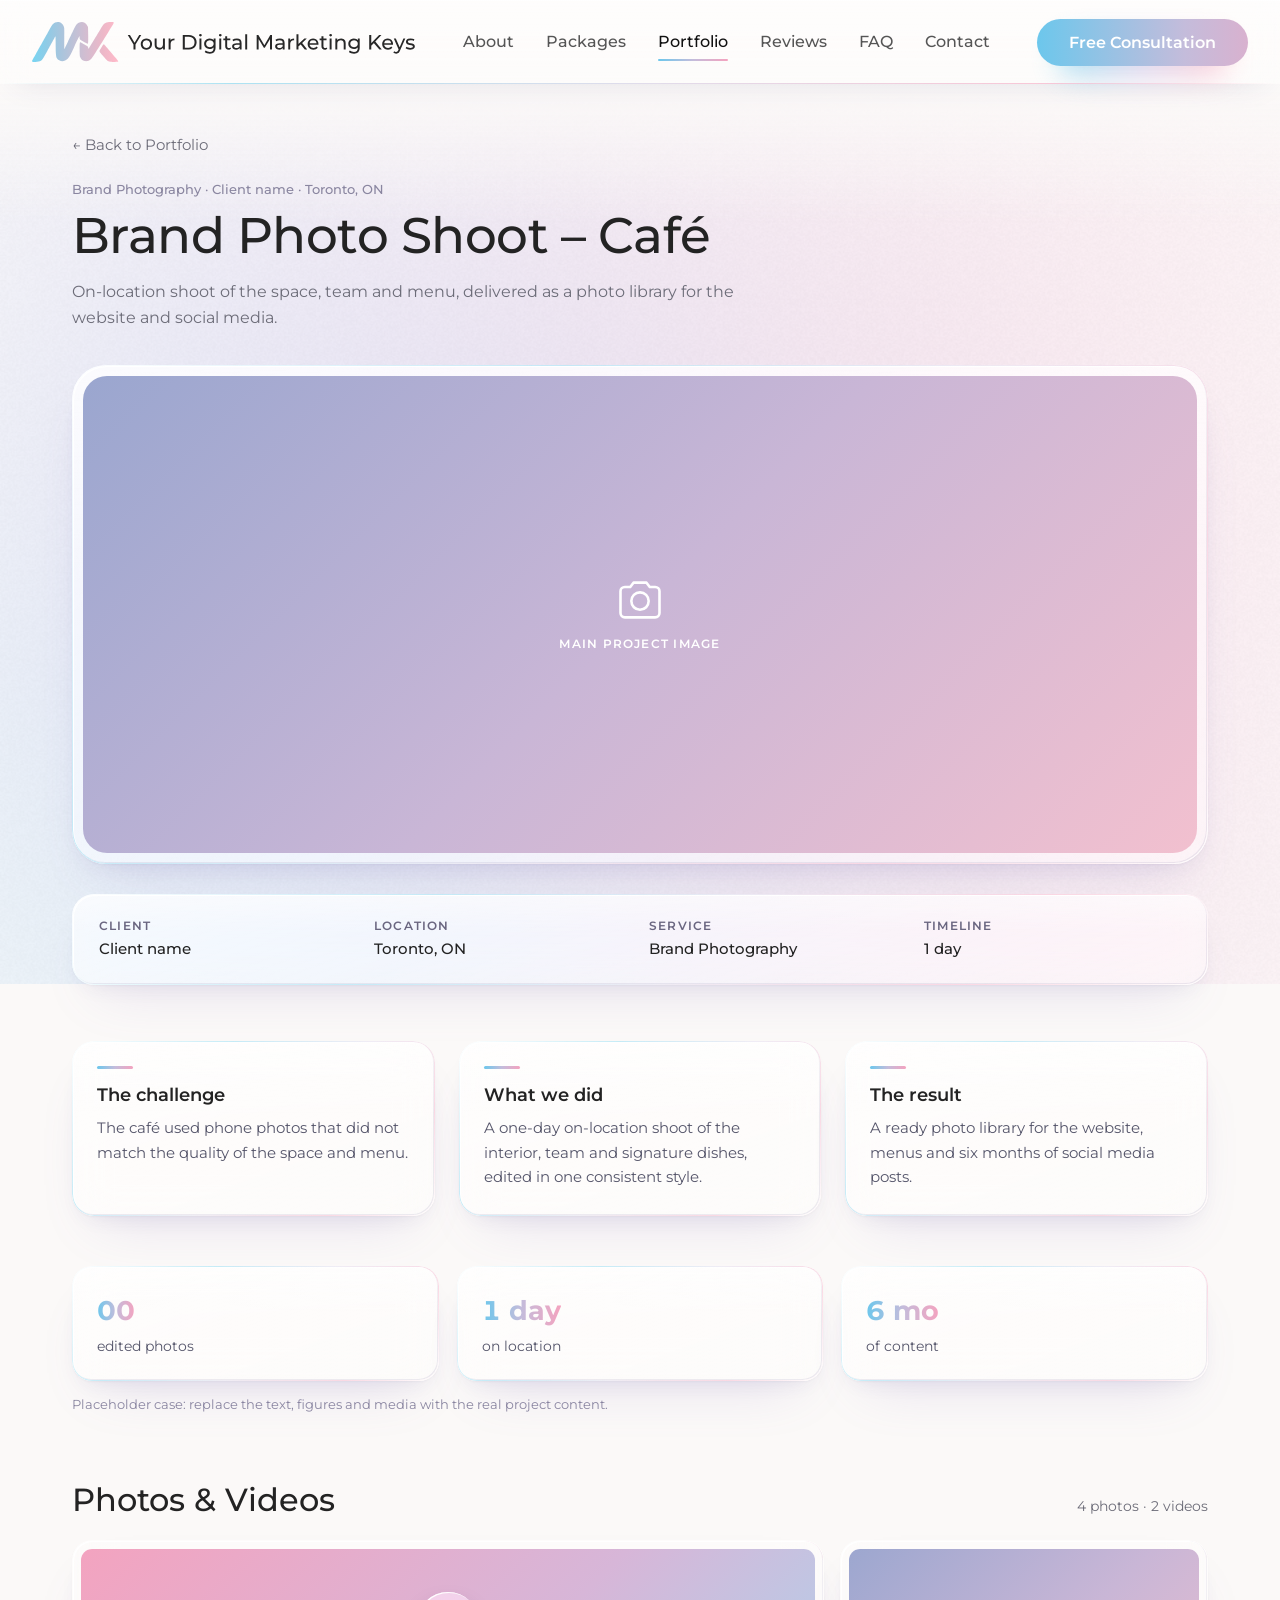
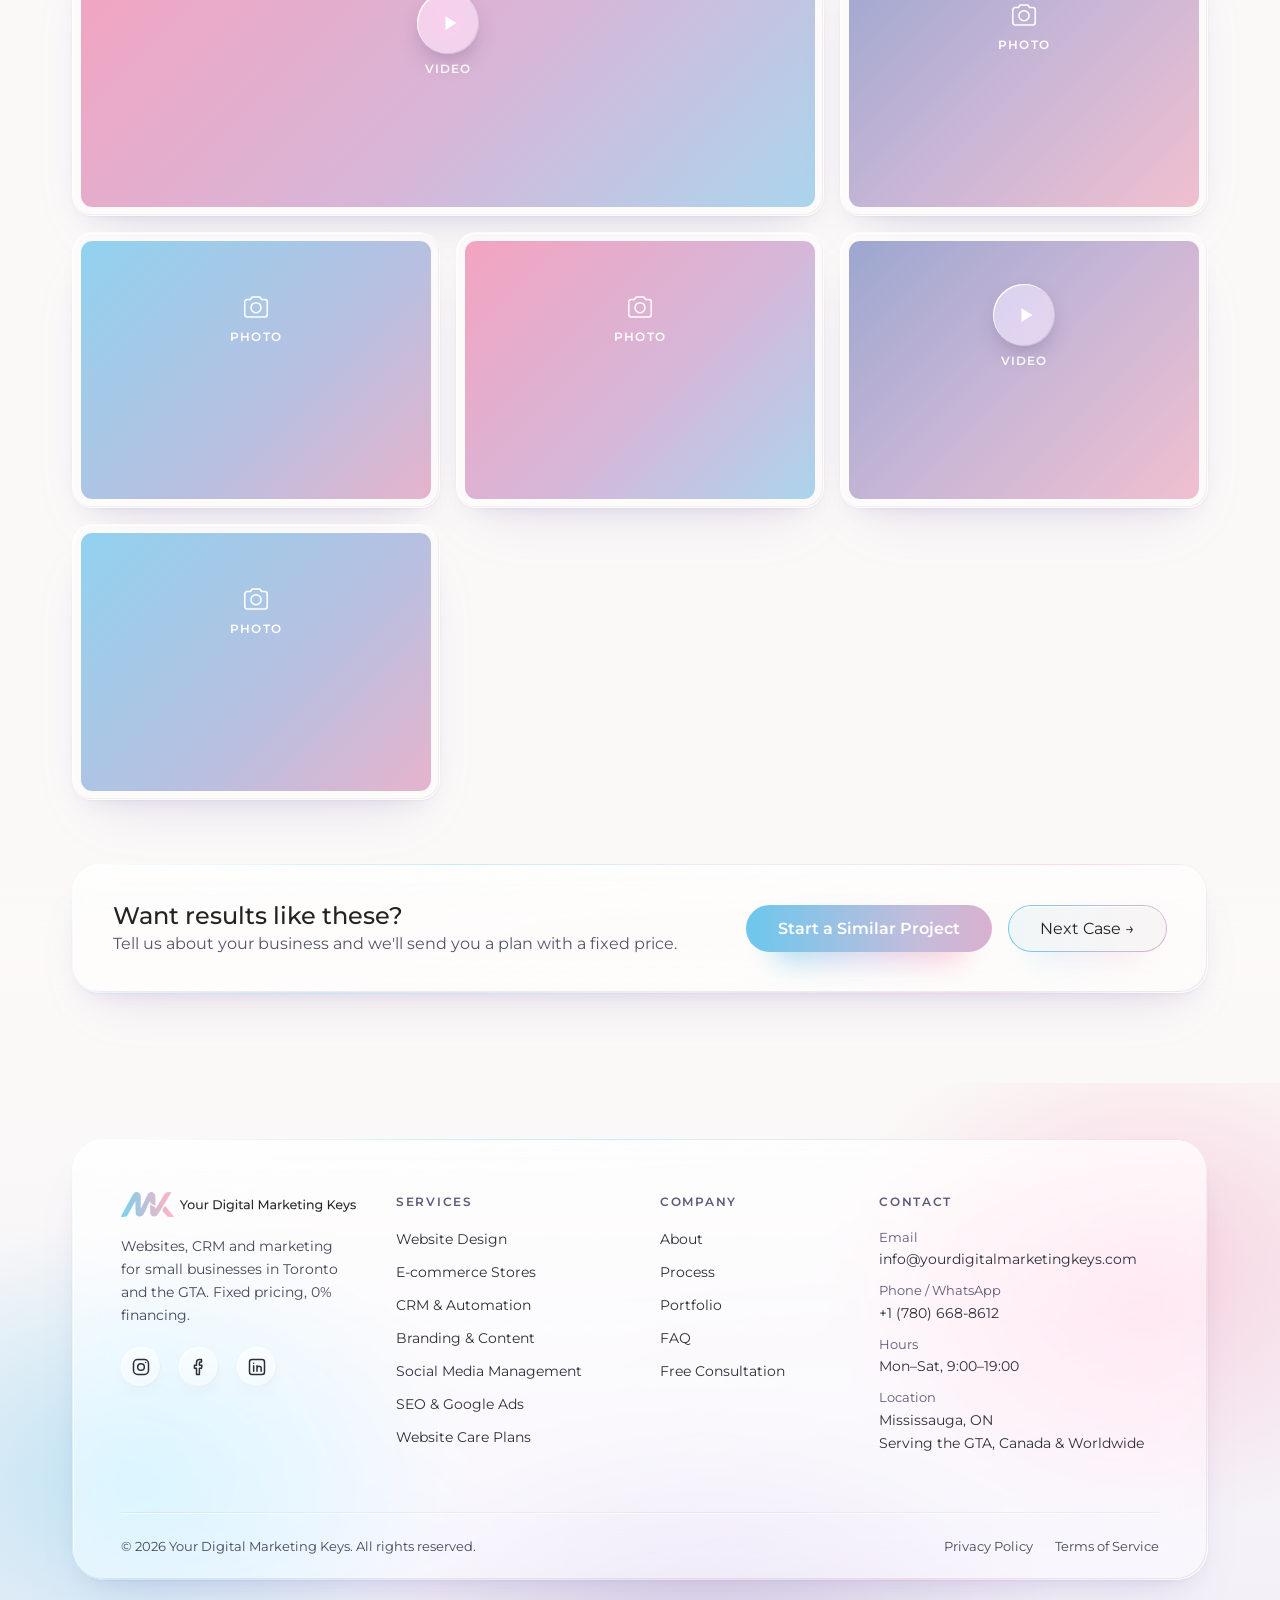
<file: cases/brand-photo-shoot-cafe.html>
<!DOCTYPE html>
<html lang="en-CA">
<head>
<meta charset="UTF-8">
<meta name="viewport" content="width=device-width, initial-scale=1.0, viewport-fit=cover">
<title>Brand Photo Shoot – Café – Case Study | YDMK</title>
<meta name="description" content="On-location shoot of the space, team and menu, delivered as a photo library for the website and social media.">
<link rel="canonical" href="https://yourdigitalmarketingkeys.com/cases/brand-photo-shoot-cafe.html">
<!-- Placeholder case: remove the next line once real content is in, and add the page to sitemap.xml -->
<meta name="robots" content="noindex, follow">
<link rel="icon" href="../favicon.ico" sizes="any">
<link rel="icon" type="image/png" sizes="192x192" href="../assets/img/icon-192.png">
<link rel="apple-touch-icon" href="../assets/img/apple-touch-icon.png">
<link rel="manifest" href="../site.webmanifest">
<meta name="theme-color" content="#FBF9F8">
<link rel="preload" href="../assets/fonts/Montserrat-Regular-latin.woff2" as="font" type="font/woff2" crossorigin>
<link rel="preload" href="../assets/fonts/Montserrat-Medium-latin.woff2" as="font" type="font/woff2" crossorigin>
<meta property="og:type" content="article">
<meta property="og:site_name" content="Your Digital Marketing Keys">
<meta property="og:locale" content="en_CA">
<meta property="og:title" content="Brand Photo Shoot – Café – Case Study | YDMK">
<meta property="og:description" content="On-location shoot of the space, team and menu, delivered as a photo library for the website and social media.">
<meta property="og:url" content="https://yourdigitalmarketingkeys.com/cases/brand-photo-shoot-cafe.html">
<meta property="og:image" content="https://yourdigitalmarketingkeys.com/assets/img/og-image.png">
<meta property="og:image:width" content="1200"><meta property="og:image:height" content="630">
<meta property="og:image:alt" content="Your Digital Marketing Keys – Web Design, CRM &amp; Marketing in Toronto &amp; GTA">
<meta name="twitter:card" content="summary_large_image">
<link rel="stylesheet" href="../assets/css/main.css">
<link rel="stylesheet" href="../assets/css/glass.css">
</head>
<body>
<svg width="0" height="0" style="position:absolute" aria-hidden="true">
  <symbol id="i-mail" viewBox="0 0 24 24"><rect x="3" y="5" width="18" height="14" rx="2.5"/><path d="M4 7l8 6 8-6"/></symbol>
  <symbol id="i-phone" viewBox="0 0 24 24"><path d="M5 4h3.5l2 5-2.3 1.4a11 11 0 005.4 5.4L15 13.5l5 2V19a2 2 0 01-2 2A16 16 0 013 6a2 2 0 012-2z"/></symbol>
  <symbol id="i-time" viewBox="0 0 24 24"><circle cx="12" cy="12" r="9"/><path d="M12 7v5l3 2"/></symbol>
  <symbol id="i-pin" viewBox="0 0 24 24"><path d="M12 21s-7-6.2-7-11.5a7 7 0 0114 0C19 14.8 12 21 12 21z"/><circle cx="12" cy="9.5" r="2.5"/></symbol>
  <symbol id="i-ig" viewBox="0 0 24 24"><rect x="3" y="3" width="18" height="18" rx="5"/><circle cx="12" cy="12" r="4"/><path d="M17.5 6.5h.01"/></symbol>
  <symbol id="i-fb" viewBox="0 0 24 24"><path d="M15 3h-2.5A3.5 3.5 0 009 6.5V10H6.5v3.5H9V21h3.5v-7.5H15l.5-3.5h-3V7a1 1 0 011-1H15z"/></symbol>
  <symbol id="i-in" viewBox="0 0 24 24"><rect x="3" y="3" width="18" height="18" rx="3"/><path d="M8 10.5V17M8 7.5v.01M12 17v-6.5M12 13.5a2.5 2.5 0 015 0V17"/></symbol>
</svg>


<nav class="top" aria-label="Main">
  <div class="wrap">
    <a class="logo" href="../" aria-label="Your Digital Marketing Keys – home"><img src="../assets/img/logo.svg" alt="Your Digital Marketing Keys" width="383" height="40"></a>
    <div class="links">
      <a href="../#about">About</a>
      <a href="../#packages">Packages</a>
      <a class="on" href="../portfolio.html">Portfolio</a>
      <a href="../#reviews">Reviews</a>
      <a href="../faq.html">FAQ</a>
      <a href="../contact.html">Contact</a>
    </div>
    <a class="btn" href="../contact.html">Free Consultation</a>
    <button class="burger" id="burger" aria-label="Open menu" aria-expanded="false"><span></span><span></span><span></span></button>
  </div>
  <div class="mnav" id="mnav">
    <a href="../#about">About</a>
    <a href="../#packages">Packages</a>
    <a href="../portfolio.html">Portfolio</a>
    <a href="../#reviews">Reviews</a>
    <a href="../faq.html">FAQ</a>
    <a href="../contact.html">Contact</a>
    <a class="btn" href="../contact.html">Free Consultation</a>
  </div>
</nav>

<main data-ambient-zone>
  <div class="wrap" style="padding-top:48px">
    <a class="back" href="../portfolio.html">← Back to Portfolio</a>
    <span class="client" style="display:block">Brand Photography · Client name · Toronto, ON</span>
    <h1 style="margin-top:6px">Brand Photo Shoot – Café</h1>
    <p style="color:var(--muted);max-width:680px;margin-top:14px">On-location shoot of the space, team and menu, delivered as a photo library for the website and social media.</p>
    <div class="hero-frame glass"><div class="case-hero t-photo"><div class="ph" style="display:flex;flex-direction:column;align-items:center;gap:8px;font-size:.78rem;letter-spacing:.1em;text-transform:uppercase;font-weight:600"><svg viewBox="0 0 48 48" fill="none" stroke="#fff" stroke-width="2.4" stroke-linecap="round" stroke-linejoin="round"><path d="M6 16a4 4 0 014-4h5l3-4h12l3 4h5a4 4 0 014 4v20a4 4 0 01-4 4H10a4 4 0 01-4-4z"/><circle cx="24" cy="25" r="8"/></svg>Main project image</div></div></div>
    <div class="meta glass"><div><small>Client</small><span>Client name</span></div><div><small>Location</small><span>Toronto, ON</span></div><div><small>Service</small><span>Brand Photography</span></div><div><small>Timeline</small><span>1 day</span></div></div>
    <div class="story"><div class="glass" data-tilt="8"><h2>The challenge</h2><p>The café used phone photos that did not match the quality of the space and menu.</p></div><div class="glass" data-tilt="8"><h2>What we did</h2><p>A one-day on-location shoot of the interior, team and signature dishes, edited in one consistent style.</p></div><div class="glass" data-tilt="8"><h2>The result</h2><p>A ready photo library for the website, menus and six months of social media posts.</p></div></div>
    <div class="results"><div class="res glass" data-tilt="10"><b>00</b><span>edited photos</span></div><div class="res glass" data-tilt="10"><b>1 day</b><span>on location</span></div><div class="res glass" data-tilt="10"><b>6 mo</b><span>of content</span></div></div>
    <p class="case-note">Placeholder case: replace the text, figures and media with the real project content.</p>
    <div class="gal-h"><h2>Photos &amp; Videos</h2><small>4 photos · 2 videos</small></div>
    <div class="gallery"><div data-tilt="14" class="g gframe wide t-smm"><div class="ph"><span class="play"><svg viewBox="0 0 24 24" fill="#9aa0c8"><path d="M7 4.5v15l12-7.5z"/></svg></span>Video</div></div><div data-tilt="14" class="g gframe t-photo"><div class="ph"><svg viewBox="0 0 48 48" fill="none" stroke="#fff" stroke-width="2.4" stroke-linecap="round" stroke-linejoin="round"><path d="M6 16a4 4 0 014-4h5l3-4h12l3 4h5a4 4 0 014 4v20a4 4 0 01-4 4H10a4 4 0 01-4-4z"/><circle cx="24" cy="25" r="8"/></svg>Photo</div></div><div data-tilt="14" class="g gframe t-web"><div class="ph"><svg viewBox="0 0 48 48" fill="none" stroke="#fff" stroke-width="2.4" stroke-linecap="round" stroke-linejoin="round"><path d="M6 16a4 4 0 014-4h5l3-4h12l3 4h5a4 4 0 014 4v20a4 4 0 01-4 4H10a4 4 0 01-4-4z"/><circle cx="24" cy="25" r="8"/></svg>Photo</div></div><div data-tilt="14" class="g gframe t-smm"><div class="ph"><svg viewBox="0 0 48 48" fill="none" stroke="#fff" stroke-width="2.4" stroke-linecap="round" stroke-linejoin="round"><path d="M6 16a4 4 0 014-4h5l3-4h12l3 4h5a4 4 0 014 4v20a4 4 0 01-4 4H10a4 4 0 01-4-4z"/><circle cx="24" cy="25" r="8"/></svg>Photo</div></div><div data-tilt="14" class="g gframe t-photo"><div class="ph"><span class="play"><svg viewBox="0 0 24 24" fill="#9aa0c8"><path d="M7 4.5v15l12-7.5z"/></svg></span>Video</div></div><div data-tilt="14" class="g gframe t-web"><div class="ph"><svg viewBox="0 0 48 48" fill="none" stroke="#fff" stroke-width="2.4" stroke-linecap="round" stroke-linejoin="round"><path d="M6 16a4 4 0 014-4h5l3-4h12l3 4h5a4 4 0 014 4v20a4 4 0 01-4 4H10a4 4 0 01-4-4z"/><circle cx="24" cy="25" r="8"/></svg>Photo</div></div></div>
    <div class="case-cta glass">
      <div><h2>Want results like these?</h2><p>Tell us about your business and we'll send you a plan with a fixed price.</p></div>
      <div class="cta-row">
        <a class="btn" href="../contact.html">Start a Similar Project</a>
        <a class="btn2" href="team-portraits-and-headshots.html">Next Case →</a>
      </div>
    </div>
  </div>
</main>

<footer>
  <div class="wrap fpanel glass">
    <div class="fgrid">
      <div class="fbrand">
        <a class="flogo" href="../" aria-label="Your Digital Marketing Keys – home"><img src="../assets/img/logo.svg" alt="Your Digital Marketing Keys" width="326" height="34"></a>
        <p>Websites, CRM and marketing for small businesses in Toronto and the GTA. Fixed pricing, 0% financing.</p>
        <div class="soc">
          <a href="https://instagram.com/" target="_blank" rel="noopener" aria-label="Instagram"><svg><use href="#i-ig"/></svg></a>
          <a href="https://facebook.com/" target="_blank" rel="noopener" aria-label="Facebook"><svg><use href="#i-fb"/></svg></a>
          <a href="https://linkedin.com/" target="_blank" rel="noopener" aria-label="LinkedIn"><svg><use href="#i-in"/></svg></a>
        </div>
      </div>
      <div>
        <p class="fh">Services</p>
        <ul>
          <li><a href="../#packages">Website Design</a></li>
          <li><a href="../#packages">E-commerce Stores</a></li>
          <li><a href="../#packages">CRM &amp; Automation</a></li>
          <li><a href="../portfolio.html?f=photo">Branding &amp; Content</a></li>
          <li><a href="../#services">Social Media Management</a></li>
          <li><a href="../#services">SEO &amp; Google Ads</a></li>
          <li><a href="../#services">Website Care Plans</a></li>
        </ul>
      </div>
      <div>
        <p class="fh">Company</p>
        <ul>
          <li><a href="../#about">About</a></li>
          <li><a href="../#process">Process</a></li>
          <li><a href="../portfolio.html">Portfolio</a></li>
          <li><a href="../faq.html">FAQ</a></li>
          <li><a href="../contact.html">Free Consultation</a></li>
        </ul>
      </div>
      <div>
        <p class="fh">Contact</p>
        <ul>
          <li><small>Email</small><a href="mailto:info@yourdigitalmarketingkeys.com">info@yourdigitalmarketingkeys.com</a></li>
          <li><small>Phone / WhatsApp</small><a href="https://wa.me/17806688612" target="_blank" rel="noopener">+1 (780) 668-8612</a></li>
          <li><small>Hours</small>Mon–Sat, 9:00–19:00</li>
          <li><small>Location</small>Mississauga, ON<br>Serving the GTA, Canada &amp; Worldwide</li>
        </ul>
      </div>
    </div>
    <div class="fbot">
      <span>© 2026 Your Digital Marketing Keys. All rights reserved.</span>
      <nav aria-label="Legal"><a href="../privacy.html">Privacy Policy</a><a href="../terms.html">Terms of Service</a></nav>
    </div>
  </div>
</footer>

<div class="toast" id="toast" role="status" aria-live="polite"></div>
<script src="../assets/js/main.js" defer></script>
<script src="../assets/js/ambient-light.js" defer></script>
<script src="../assets/js/tilt.js" defer></script>
</body>
</html>
</file>
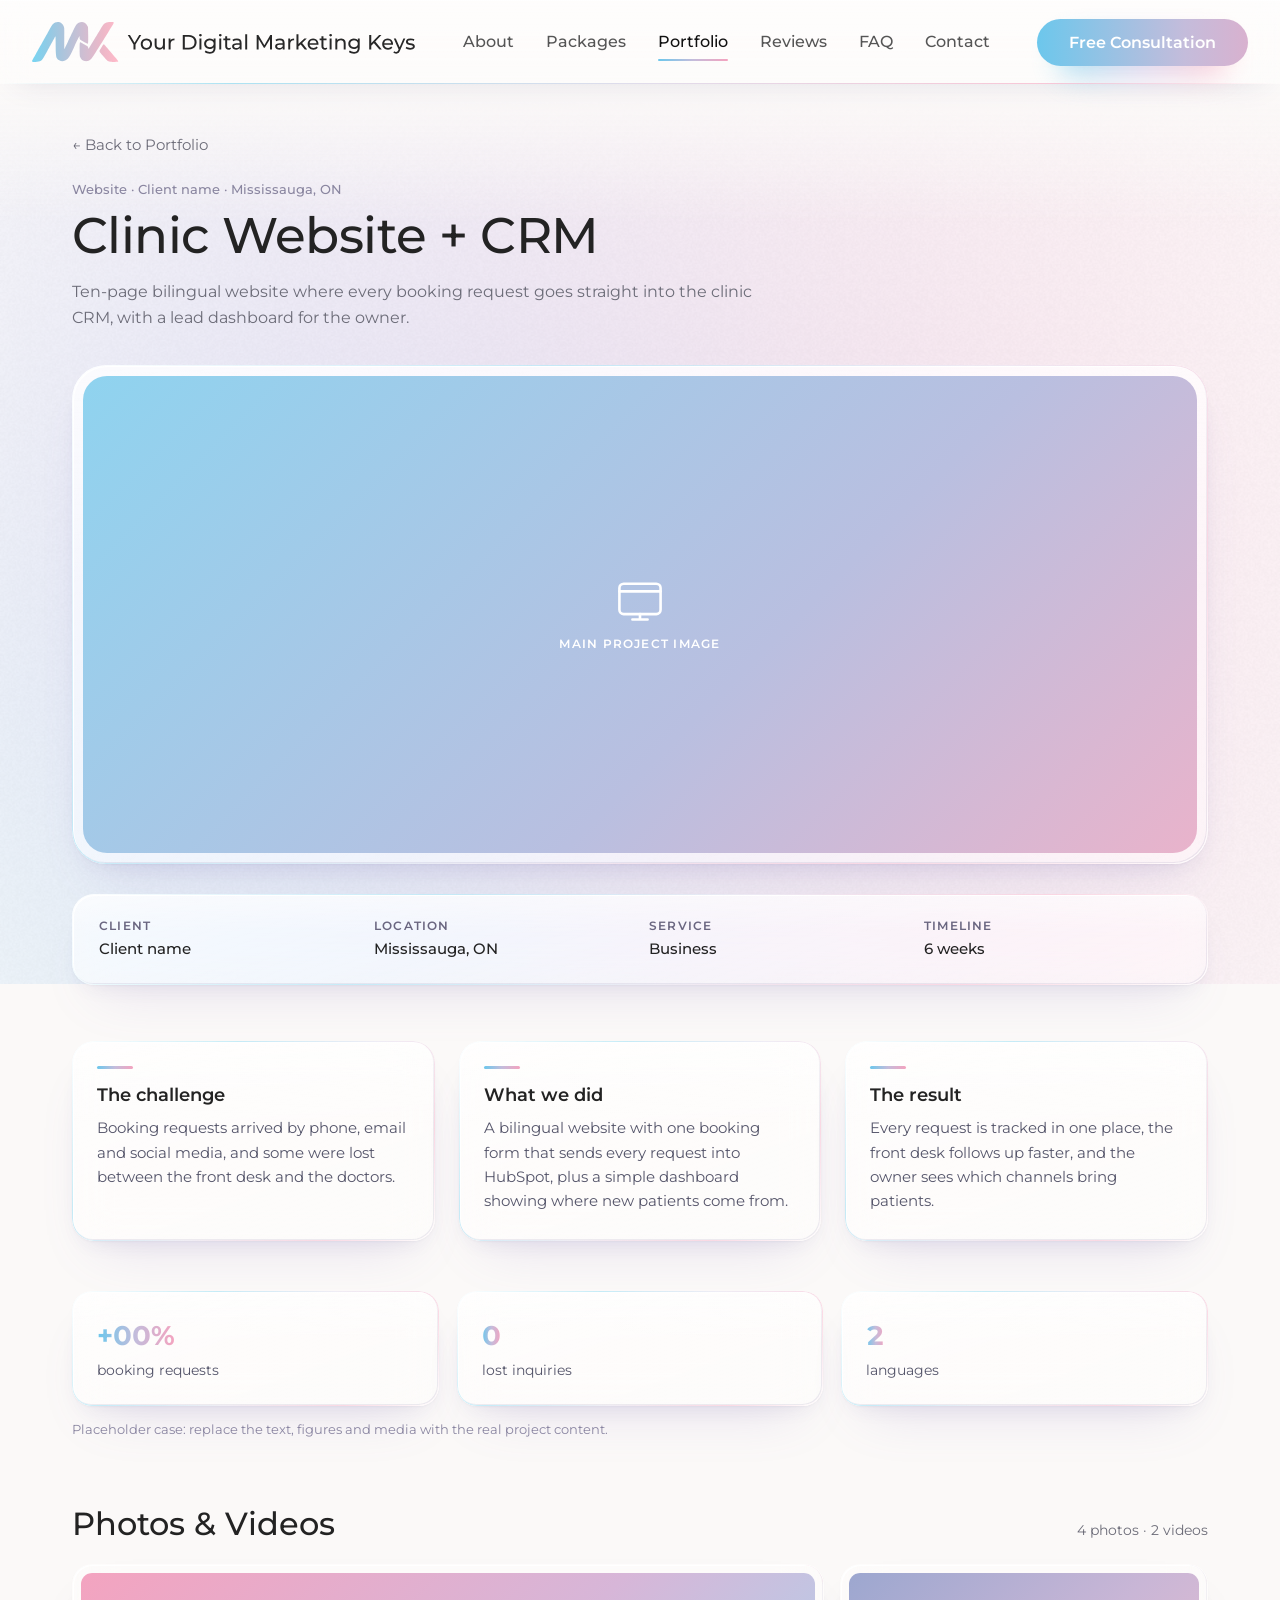
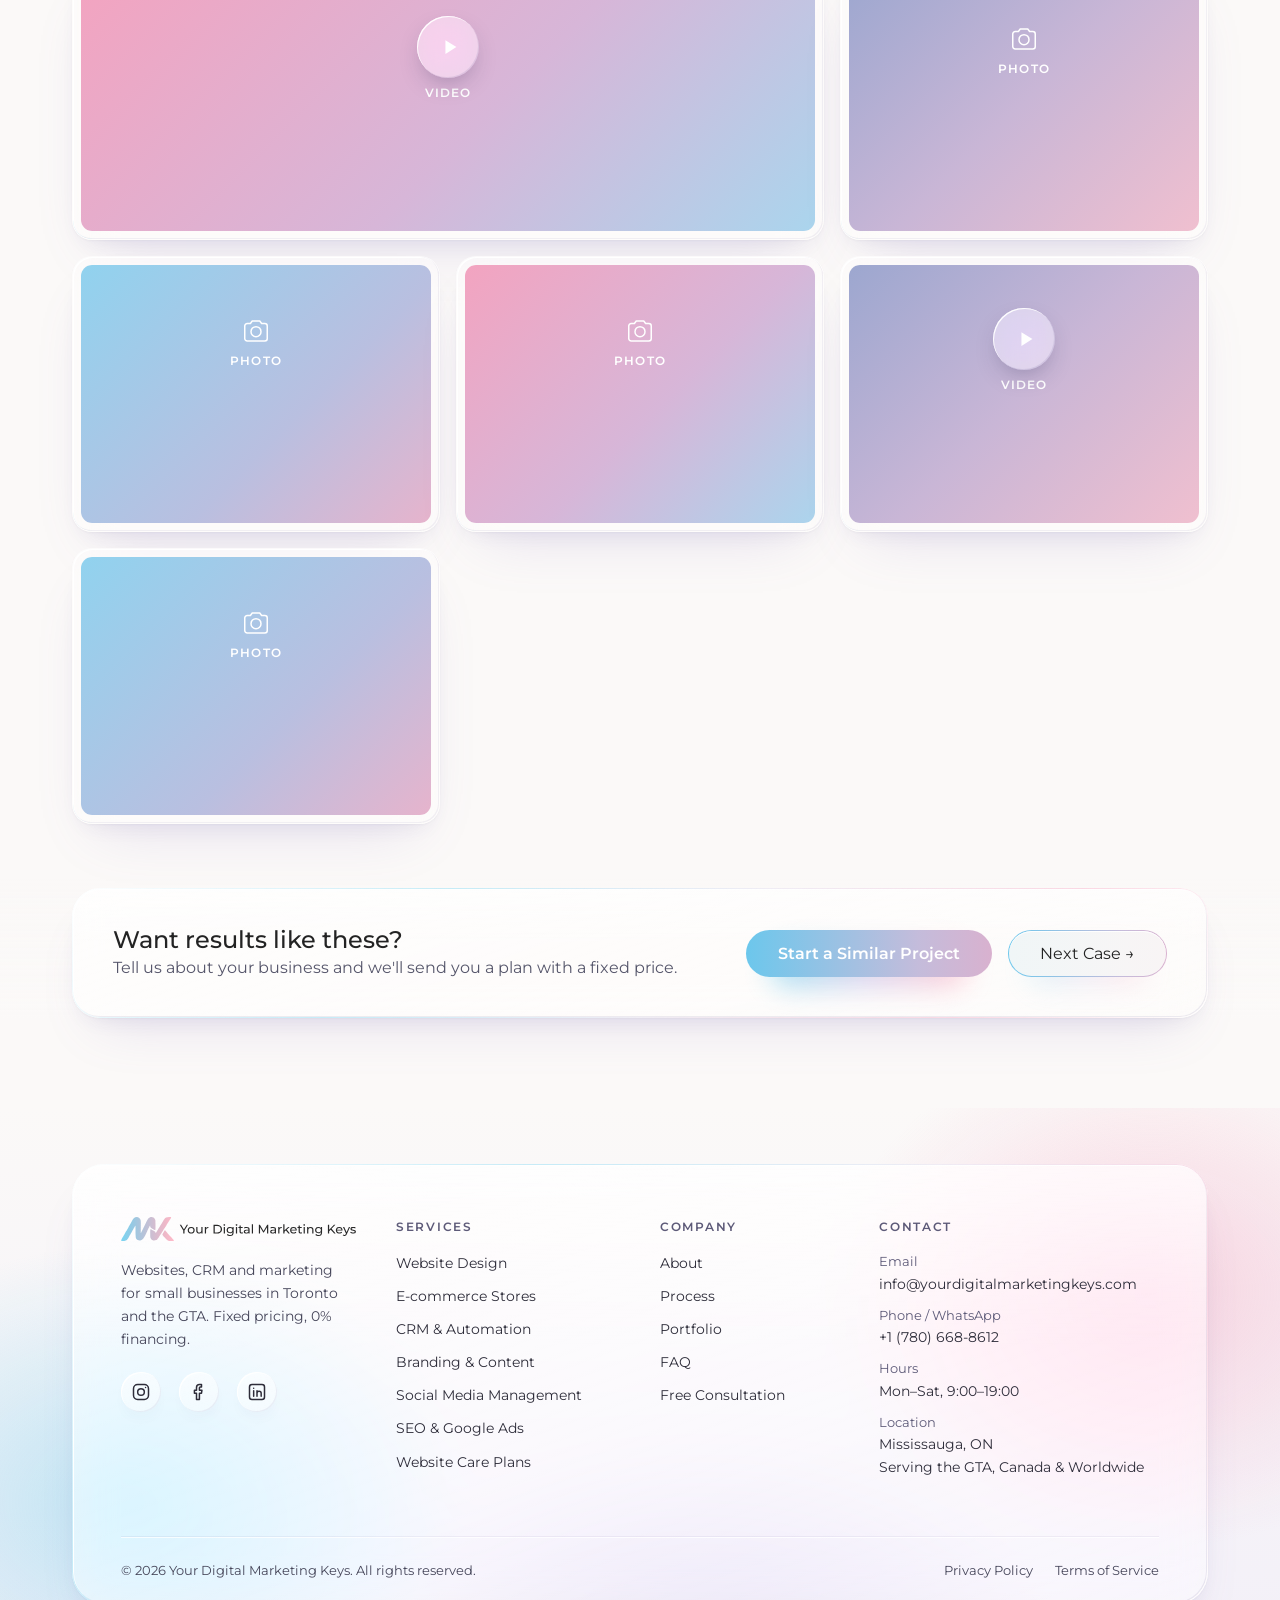
<file: cases/clinic-website-crm.html>
<!DOCTYPE html>
<html lang="en-CA">
<head>
<meta charset="UTF-8">
<meta name="viewport" content="width=device-width, initial-scale=1.0, viewport-fit=cover">
<title>Clinic Website + CRM – Case Study | YDMK</title>
<meta name="description" content="Ten-page bilingual website where every booking request goes straight into the clinic CRM, with a lead dashboard for the owner.">
<link rel="canonical" href="https://yourdigitalmarketingkeys.com/cases/clinic-website-crm.html">
<!-- Placeholder case: remove the next line once real content is in, and add the page to sitemap.xml -->
<meta name="robots" content="noindex, follow">
<link rel="icon" href="../favicon.ico" sizes="any">
<link rel="icon" type="image/png" sizes="192x192" href="../assets/img/icon-192.png">
<link rel="apple-touch-icon" href="../assets/img/apple-touch-icon.png">
<link rel="manifest" href="../site.webmanifest">
<meta name="theme-color" content="#FBF9F8">
<link rel="preload" href="../assets/fonts/Montserrat-Regular-latin.woff2" as="font" type="font/woff2" crossorigin>
<link rel="preload" href="../assets/fonts/Montserrat-Medium-latin.woff2" as="font" type="font/woff2" crossorigin>
<meta property="og:type" content="article">
<meta property="og:site_name" content="Your Digital Marketing Keys">
<meta property="og:locale" content="en_CA">
<meta property="og:title" content="Clinic Website + CRM – Case Study | YDMK">
<meta property="og:description" content="Ten-page bilingual website where every booking request goes straight into the clinic CRM, with a lead dashboard for the owner.">
<meta property="og:url" content="https://yourdigitalmarketingkeys.com/cases/clinic-website-crm.html">
<meta property="og:image" content="https://yourdigitalmarketingkeys.com/assets/img/og-image.png">
<meta property="og:image:width" content="1200"><meta property="og:image:height" content="630">
<meta property="og:image:alt" content="Your Digital Marketing Keys – Web Design, CRM &amp; Marketing in Toronto &amp; GTA">
<meta name="twitter:card" content="summary_large_image">
<link rel="stylesheet" href="../assets/css/main.css">
<link rel="stylesheet" href="../assets/css/glass.css">
</head>
<body>
<svg width="0" height="0" style="position:absolute" aria-hidden="true">
  <symbol id="i-mail" viewBox="0 0 24 24"><rect x="3" y="5" width="18" height="14" rx="2.5"/><path d="M4 7l8 6 8-6"/></symbol>
  <symbol id="i-phone" viewBox="0 0 24 24"><path d="M5 4h3.5l2 5-2.3 1.4a11 11 0 005.4 5.4L15 13.5l5 2V19a2 2 0 01-2 2A16 16 0 013 6a2 2 0 012-2z"/></symbol>
  <symbol id="i-time" viewBox="0 0 24 24"><circle cx="12" cy="12" r="9"/><path d="M12 7v5l3 2"/></symbol>
  <symbol id="i-pin" viewBox="0 0 24 24"><path d="M12 21s-7-6.2-7-11.5a7 7 0 0114 0C19 14.8 12 21 12 21z"/><circle cx="12" cy="9.5" r="2.5"/></symbol>
  <symbol id="i-ig" viewBox="0 0 24 24"><rect x="3" y="3" width="18" height="18" rx="5"/><circle cx="12" cy="12" r="4"/><path d="M17.5 6.5h.01"/></symbol>
  <symbol id="i-fb" viewBox="0 0 24 24"><path d="M15 3h-2.5A3.5 3.5 0 009 6.5V10H6.5v3.5H9V21h3.5v-7.5H15l.5-3.5h-3V7a1 1 0 011-1H15z"/></symbol>
  <symbol id="i-in" viewBox="0 0 24 24"><rect x="3" y="3" width="18" height="18" rx="3"/><path d="M8 10.5V17M8 7.5v.01M12 17v-6.5M12 13.5a2.5 2.5 0 015 0V17"/></symbol>
</svg>


<nav class="top" aria-label="Main">
  <div class="wrap">
    <a class="logo" href="../" aria-label="Your Digital Marketing Keys – home"><img src="../assets/img/logo.svg" alt="Your Digital Marketing Keys" width="383" height="40"></a>
    <div class="links">
      <a href="../#about">About</a>
      <a href="../#packages">Packages</a>
      <a class="on" href="../portfolio.html">Portfolio</a>
      <a href="../#reviews">Reviews</a>
      <a href="../faq.html">FAQ</a>
      <a href="../contact.html">Contact</a>
    </div>
    <a class="btn" href="../contact.html">Free Consultation</a>
    <button class="burger" id="burger" aria-label="Open menu" aria-expanded="false"><span></span><span></span><span></span></button>
  </div>
  <div class="mnav" id="mnav">
    <a href="../#about">About</a>
    <a href="../#packages">Packages</a>
    <a href="../portfolio.html">Portfolio</a>
    <a href="../#reviews">Reviews</a>
    <a href="../faq.html">FAQ</a>
    <a href="../contact.html">Contact</a>
    <a class="btn" href="../contact.html">Free Consultation</a>
  </div>
</nav>

<main data-ambient-zone>
  <div class="wrap" style="padding-top:48px">
    <a class="back" href="../portfolio.html">← Back to Portfolio</a>
    <span class="client" style="display:block">Website · Client name · Mississauga, ON</span>
    <h1 style="margin-top:6px">Clinic Website + CRM</h1>
    <p style="color:var(--muted);max-width:680px;margin-top:14px">Ten-page bilingual website where every booking request goes straight into the clinic CRM, with a lead dashboard for the owner.</p>
    <div class="hero-frame glass"><div class="case-hero t-web"><div class="ph" style="display:flex;flex-direction:column;align-items:center;gap:8px;font-size:.78rem;letter-spacing:.1em;text-transform:uppercase;font-weight:600"><svg viewBox="0 0 48 48" fill="none" stroke="#fff" stroke-width="2.4" stroke-linecap="round" stroke-linejoin="round"><rect x="5" y="9" width="38" height="28" rx="4"/><path d="M5 16h38M17 42h14M24 37v5"/></svg>Main project image</div></div></div>
    <div class="meta glass"><div><small>Client</small><span>Client name</span></div><div><small>Location</small><span>Mississauga, ON</span></div><div><small>Service</small><span>Business</span></div><div><small>Timeline</small><span>6 weeks</span></div></div>
    <div class="story"><div class="glass" data-tilt="8"><h2>The challenge</h2><p>Booking requests arrived by phone, email and social media, and some were lost between the front desk and the doctors.</p></div><div class="glass" data-tilt="8"><h2>What we did</h2><p>A bilingual website with one booking form that sends every request into HubSpot, plus a simple dashboard showing where new patients come from.</p></div><div class="glass" data-tilt="8"><h2>The result</h2><p>Every request is tracked in one place, the front desk follows up faster, and the owner sees which channels bring patients.</p></div></div>
    <div class="results"><div class="res glass" data-tilt="10"><b>+00%</b><span>booking requests</span></div><div class="res glass" data-tilt="10"><b>0</b><span>lost inquiries</span></div><div class="res glass" data-tilt="10"><b>2</b><span>languages</span></div></div>
    <p class="case-note">Placeholder case: replace the text, figures and media with the real project content.</p>
    <div class="gal-h"><h2>Photos &amp; Videos</h2><small>4 photos · 2 videos</small></div>
    <div class="gallery"><div data-tilt="14" class="g gframe wide t-smm"><div class="ph"><span class="play"><svg viewBox="0 0 24 24" fill="#9aa0c8"><path d="M7 4.5v15l12-7.5z"/></svg></span>Video</div></div><div data-tilt="14" class="g gframe t-photo"><div class="ph"><svg viewBox="0 0 48 48" fill="none" stroke="#fff" stroke-width="2.4" stroke-linecap="round" stroke-linejoin="round"><path d="M6 16a4 4 0 014-4h5l3-4h12l3 4h5a4 4 0 014 4v20a4 4 0 01-4 4H10a4 4 0 01-4-4z"/><circle cx="24" cy="25" r="8"/></svg>Photo</div></div><div data-tilt="14" class="g gframe t-web"><div class="ph"><svg viewBox="0 0 48 48" fill="none" stroke="#fff" stroke-width="2.4" stroke-linecap="round" stroke-linejoin="round"><path d="M6 16a4 4 0 014-4h5l3-4h12l3 4h5a4 4 0 014 4v20a4 4 0 01-4 4H10a4 4 0 01-4-4z"/><circle cx="24" cy="25" r="8"/></svg>Photo</div></div><div data-tilt="14" class="g gframe t-smm"><div class="ph"><svg viewBox="0 0 48 48" fill="none" stroke="#fff" stroke-width="2.4" stroke-linecap="round" stroke-linejoin="round"><path d="M6 16a4 4 0 014-4h5l3-4h12l3 4h5a4 4 0 014 4v20a4 4 0 01-4 4H10a4 4 0 01-4-4z"/><circle cx="24" cy="25" r="8"/></svg>Photo</div></div><div data-tilt="14" class="g gframe t-photo"><div class="ph"><span class="play"><svg viewBox="0 0 24 24" fill="#9aa0c8"><path d="M7 4.5v15l12-7.5z"/></svg></span>Video</div></div><div data-tilt="14" class="g gframe t-web"><div class="ph"><svg viewBox="0 0 48 48" fill="none" stroke="#fff" stroke-width="2.4" stroke-linecap="round" stroke-linejoin="round"><path d="M6 16a4 4 0 014-4h5l3-4h12l3 4h5a4 4 0 014 4v20a4 4 0 01-4 4H10a4 4 0 01-4-4z"/><circle cx="24" cy="25" r="8"/></svg>Photo</div></div></div>
    <div class="case-cta glass">
      <div><h2>Want results like these?</h2><p>Tell us about your business and we'll send you a plan with a fixed price.</p></div>
      <div class="cta-row">
        <a class="btn" href="../contact.html">Start a Similar Project</a>
        <a class="btn2" href="online-store-launch.html">Next Case →</a>
      </div>
    </div>
  </div>
</main>

<footer>
  <div class="wrap fpanel glass">
    <div class="fgrid">
      <div class="fbrand">
        <a class="flogo" href="../" aria-label="Your Digital Marketing Keys – home"><img src="../assets/img/logo.svg" alt="Your Digital Marketing Keys" width="326" height="34"></a>
        <p>Websites, CRM and marketing for small businesses in Toronto and the GTA. Fixed pricing, 0% financing.</p>
        <div class="soc">
          <a href="https://instagram.com/" target="_blank" rel="noopener" aria-label="Instagram"><svg><use href="#i-ig"/></svg></a>
          <a href="https://facebook.com/" target="_blank" rel="noopener" aria-label="Facebook"><svg><use href="#i-fb"/></svg></a>
          <a href="https://linkedin.com/" target="_blank" rel="noopener" aria-label="LinkedIn"><svg><use href="#i-in"/></svg></a>
        </div>
      </div>
      <div>
        <p class="fh">Services</p>
        <ul>
          <li><a href="../#packages">Website Design</a></li>
          <li><a href="../#packages">E-commerce Stores</a></li>
          <li><a href="../#packages">CRM &amp; Automation</a></li>
          <li><a href="../portfolio.html?f=photo">Branding &amp; Content</a></li>
          <li><a href="../#services">Social Media Management</a></li>
          <li><a href="../#services">SEO &amp; Google Ads</a></li>
          <li><a href="../#services">Website Care Plans</a></li>
        </ul>
      </div>
      <div>
        <p class="fh">Company</p>
        <ul>
          <li><a href="../#about">About</a></li>
          <li><a href="../#process">Process</a></li>
          <li><a href="../portfolio.html">Portfolio</a></li>
          <li><a href="../faq.html">FAQ</a></li>
          <li><a href="../contact.html">Free Consultation</a></li>
        </ul>
      </div>
      <div>
        <p class="fh">Contact</p>
        <ul>
          <li><small>Email</small><a href="mailto:info@yourdigitalmarketingkeys.com">info@yourdigitalmarketingkeys.com</a></li>
          <li><small>Phone / WhatsApp</small><a href="https://wa.me/17806688612" target="_blank" rel="noopener">+1 (780) 668-8612</a></li>
          <li><small>Hours</small>Mon–Sat, 9:00–19:00</li>
          <li><small>Location</small>Mississauga, ON<br>Serving the GTA, Canada &amp; Worldwide</li>
        </ul>
      </div>
    </div>
    <div class="fbot">
      <span>© 2026 Your Digital Marketing Keys. All rights reserved.</span>
      <nav aria-label="Legal"><a href="../privacy.html">Privacy Policy</a><a href="../terms.html">Terms of Service</a></nav>
    </div>
  </div>
</footer>

<div class="toast" id="toast" role="status" aria-live="polite"></div>
<script src="../assets/js/main.js" defer></script>
<script src="../assets/js/ambient-light.js" defer></script>
<script src="../assets/js/tilt.js" defer></script>
</body>
</html>
</file>
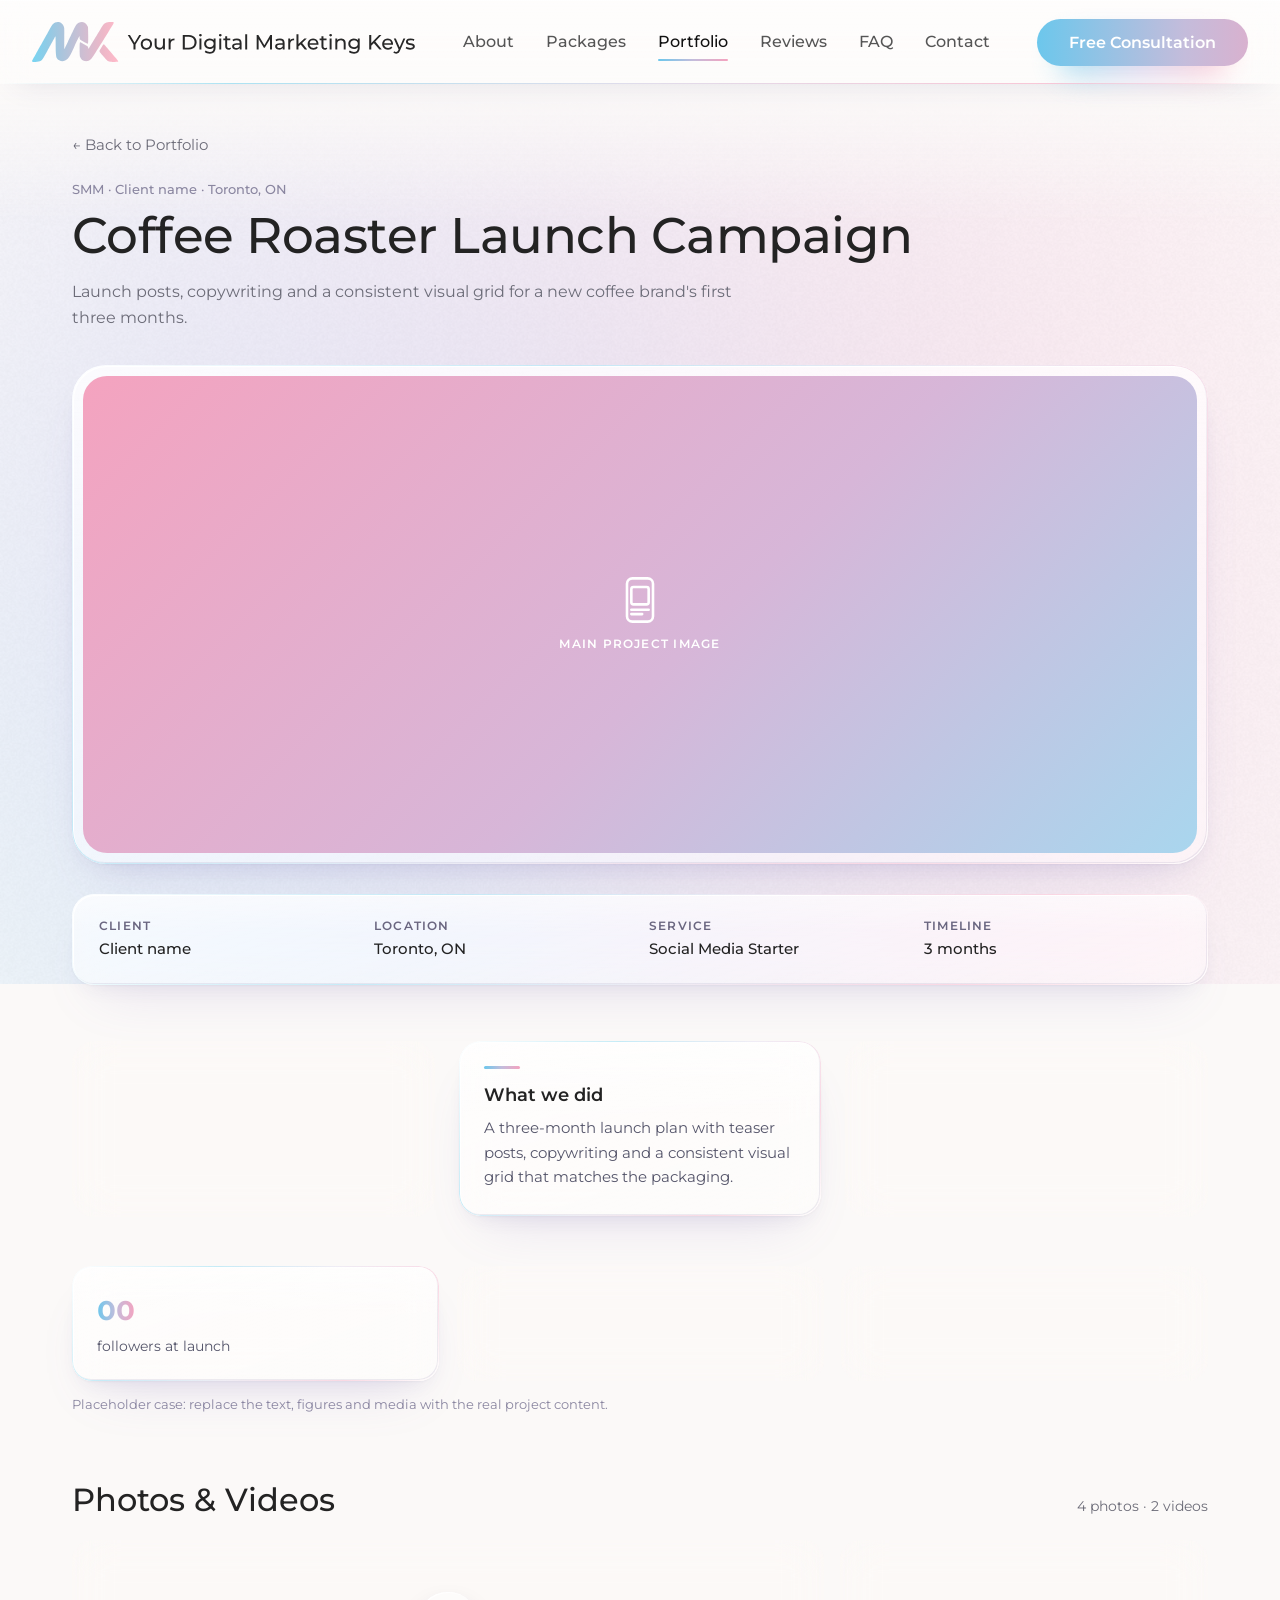
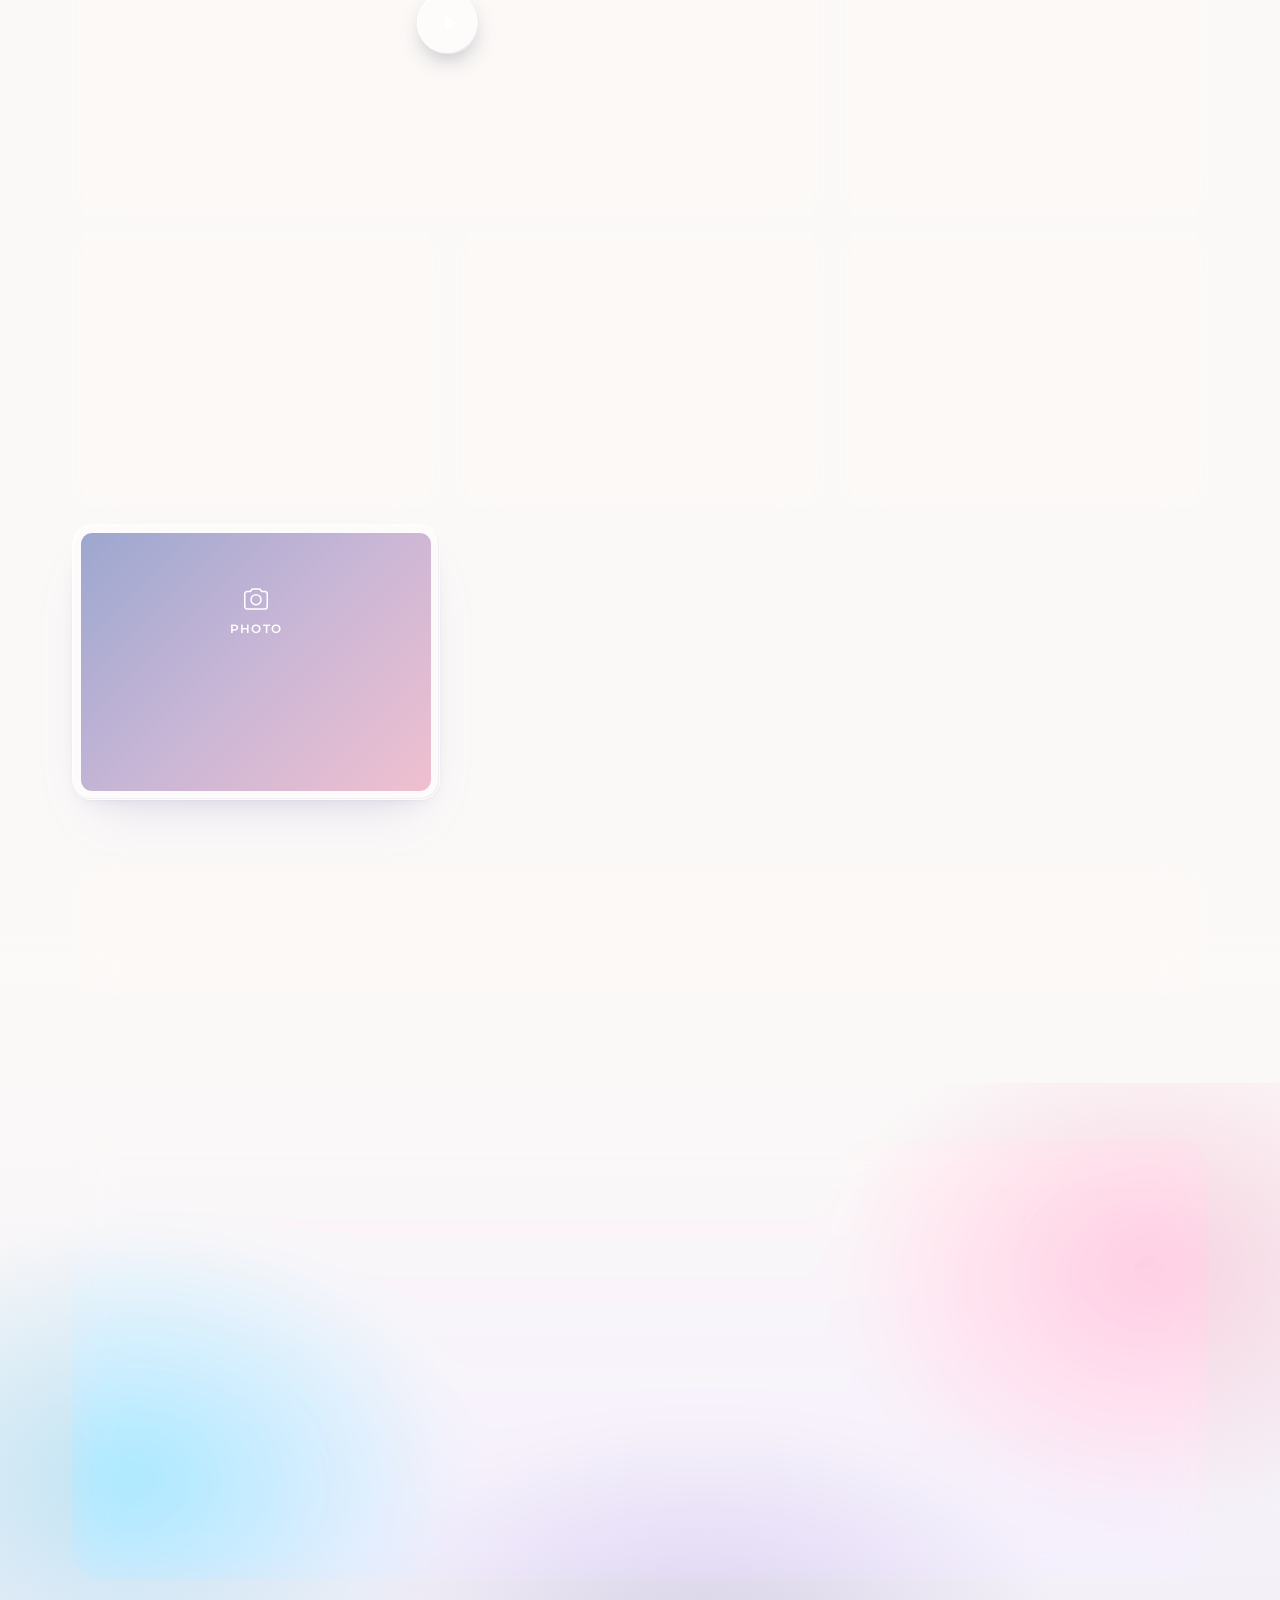
<file: cases/coffee-roaster-launch-campaign.html>
<!DOCTYPE html>
<html lang="en-CA">
<head>
<meta charset="UTF-8">
<meta name="viewport" content="width=device-width, initial-scale=1.0, viewport-fit=cover">
<title>Coffee Roaster Launch Campaign – Case Study | YDMK</title>
<meta name="description" content="Launch posts, copywriting and a consistent visual grid for a new coffee brand&#x27;s first three months.">
<link rel="canonical" href="https://yourdigitalmarketingkeys.com/cases/coffee-roaster-launch-campaign.html">
<!-- Placeholder case: remove the next line once real content is in, and add the page to sitemap.xml -->
<meta name="robots" content="noindex, follow">
<link rel="icon" href="../favicon.ico" sizes="any">
<link rel="icon" type="image/png" sizes="192x192" href="../assets/img/icon-192.png">
<link rel="apple-touch-icon" href="../assets/img/apple-touch-icon.png">
<link rel="manifest" href="../site.webmanifest">
<meta name="theme-color" content="#FBF9F8">
<link rel="preload" href="../assets/fonts/Montserrat-Regular-latin.woff2" as="font" type="font/woff2" crossorigin>
<link rel="preload" href="../assets/fonts/Montserrat-Medium-latin.woff2" as="font" type="font/woff2" crossorigin>
<meta property="og:type" content="article">
<meta property="og:site_name" content="Your Digital Marketing Keys">
<meta property="og:locale" content="en_CA">
<meta property="og:title" content="Coffee Roaster Launch Campaign – Case Study | YDMK">
<meta property="og:description" content="Launch posts, copywriting and a consistent visual grid for a new coffee brand&#x27;s first three months.">
<meta property="og:url" content="https://yourdigitalmarketingkeys.com/cases/coffee-roaster-launch-campaign.html">
<meta property="og:image" content="https://yourdigitalmarketingkeys.com/assets/img/og-image.png">
<meta property="og:image:width" content="1200"><meta property="og:image:height" content="630">
<meta property="og:image:alt" content="Your Digital Marketing Keys – Web Design, CRM &amp; Marketing in Toronto &amp; GTA">
<meta name="twitter:card" content="summary_large_image">
<link rel="stylesheet" href="../assets/css/main.css">
<link rel="stylesheet" href="../assets/css/glass.css">
</head>
<body>
<svg width="0" height="0" style="position:absolute" aria-hidden="true">
  <symbol id="i-mail" viewBox="0 0 24 24"><rect x="3" y="5" width="18" height="14" rx="2.5"/><path d="M4 7l8 6 8-6"/></symbol>
  <symbol id="i-phone" viewBox="0 0 24 24"><path d="M5 4h3.5l2 5-2.3 1.4a11 11 0 005.4 5.4L15 13.5l5 2V19a2 2 0 01-2 2A16 16 0 013 6a2 2 0 012-2z"/></symbol>
  <symbol id="i-time" viewBox="0 0 24 24"><circle cx="12" cy="12" r="9"/><path d="M12 7v5l3 2"/></symbol>
  <symbol id="i-pin" viewBox="0 0 24 24"><path d="M12 21s-7-6.2-7-11.5a7 7 0 0114 0C19 14.8 12 21 12 21z"/><circle cx="12" cy="9.5" r="2.5"/></symbol>
  <symbol id="i-ig" viewBox="0 0 24 24"><rect x="3" y="3" width="18" height="18" rx="5"/><circle cx="12" cy="12" r="4"/><path d="M17.5 6.5h.01"/></symbol>
  <symbol id="i-fb" viewBox="0 0 24 24"><path d="M15 3h-2.5A3.5 3.5 0 009 6.5V10H6.5v3.5H9V21h3.5v-7.5H15l.5-3.5h-3V7a1 1 0 011-1H15z"/></symbol>
  <symbol id="i-in" viewBox="0 0 24 24"><rect x="3" y="3" width="18" height="18" rx="3"/><path d="M8 10.5V17M8 7.5v.01M12 17v-6.5M12 13.5a2.5 2.5 0 015 0V17"/></symbol>
</svg>


<nav class="top" aria-label="Main">
  <div class="wrap">
    <a class="logo" href="../" aria-label="Your Digital Marketing Keys – home"><img src="../assets/img/logo.svg" alt="Your Digital Marketing Keys" width="383" height="40"></a>
    <div class="links">
      <a href="../#about">About</a>
      <a href="../#packages">Packages</a>
      <a class="on" href="../portfolio.html">Portfolio</a>
      <a href="../#reviews">Reviews</a>
      <a href="../faq.html">FAQ</a>
      <a href="../contact.html">Contact</a>
    </div>
    <a class="btn" href="../contact.html">Free Consultation</a>
    <button class="burger" id="burger" aria-label="Open menu" aria-expanded="false"><span></span><span></span><span></span></button>
  </div>
  <div class="mnav" id="mnav">
    <a href="../#about">About</a>
    <a href="../#packages">Packages</a>
    <a href="../portfolio.html">Portfolio</a>
    <a href="../#reviews">Reviews</a>
    <a href="../faq.html">FAQ</a>
    <a href="../contact.html">Contact</a>
    <a class="btn" href="../contact.html">Free Consultation</a>
  </div>
</nav>

<main data-ambient-zone>
  <div class="wrap" style="padding-top:48px">
    <a class="back" href="../portfolio.html">← Back to Portfolio</a>
    <span class="client" style="display:block">SMM · Client name · Toronto, ON</span>
    <h1 style="margin-top:6px">Coffee Roaster Launch Campaign</h1>
    <p style="color:var(--muted);max-width:680px;margin-top:14px">Launch posts, copywriting and a consistent visual grid for a new coffee brand&#x27;s first three months.</p>
    <div class="hero-frame glass"><div class="case-hero t-smm"><div class="ph" style="display:flex;flex-direction:column;align-items:center;gap:8px;font-size:.78rem;letter-spacing:.1em;text-transform:uppercase;font-weight:600"><svg viewBox="0 0 48 48" fill="none" stroke="#fff" stroke-width="2.4" stroke-linecap="round" stroke-linejoin="round"><rect x="12" y="4" width="24" height="40" rx="5"/><rect x="16" y="12" width="16" height="16" rx="2"/><path d="M16 33h16M16 37h10"/></svg>Main project image</div></div></div>
    <div class="meta glass"><div><small>Client</small><span>Client name</span></div><div><small>Location</small><span>Toronto, ON</span></div><div><small>Service</small><span>Social Media Starter</span></div><div><small>Timeline</small><span>3 months</span></div></div>
    <div class="story"><div class="glass" data-tilt="8"><h2>The challenge</h2><p>A new brand with a great product but no audience before its opening.</p></div><div class="glass" data-tilt="8"><h2>What we did</h2><p>A three-month launch plan with teaser posts, copywriting and a consistent visual grid that matches the packaging.</p></div><div class="glass" data-tilt="8"><h2>The result</h2><p>The brand opened with an engaged local audience and customers who already knew its story.</p></div></div>
    <div class="results"><div class="res glass" data-tilt="10"><b>00</b><span>followers at launch</span></div><div class="res glass" data-tilt="10"><b>24</b><span>posts in 3 months</span></div><div class="res glass" data-tilt="10"><b>00%</b><span>engagement rate</span></div></div>
    <p class="case-note">Placeholder case: replace the text, figures and media with the real project content.</p>
    <div class="gal-h"><h2>Photos &amp; Videos</h2><small>4 photos · 2 videos</small></div>
    <div class="gallery"><div data-tilt="14" class="g gframe wide t-web"><div class="ph"><span class="play"><svg viewBox="0 0 24 24" fill="#9aa0c8"><path d="M7 4.5v15l12-7.5z"/></svg></span>Video</div></div><div data-tilt="14" class="g gframe t-smm"><div class="ph"><svg viewBox="0 0 48 48" fill="none" stroke="#fff" stroke-width="2.4" stroke-linecap="round" stroke-linejoin="round"><path d="M6 16a4 4 0 014-4h5l3-4h12l3 4h5a4 4 0 014 4v20a4 4 0 01-4 4H10a4 4 0 01-4-4z"/><circle cx="24" cy="25" r="8"/></svg>Photo</div></div><div data-tilt="14" class="g gframe t-photo"><div class="ph"><svg viewBox="0 0 48 48" fill="none" stroke="#fff" stroke-width="2.4" stroke-linecap="round" stroke-linejoin="round"><path d="M6 16a4 4 0 014-4h5l3-4h12l3 4h5a4 4 0 014 4v20a4 4 0 01-4 4H10a4 4 0 01-4-4z"/><circle cx="24" cy="25" r="8"/></svg>Photo</div></div><div data-tilt="14" class="g gframe t-web"><div class="ph"><svg viewBox="0 0 48 48" fill="none" stroke="#fff" stroke-width="2.4" stroke-linecap="round" stroke-linejoin="round"><path d="M6 16a4 4 0 014-4h5l3-4h12l3 4h5a4 4 0 014 4v20a4 4 0 01-4 4H10a4 4 0 01-4-4z"/><circle cx="24" cy="25" r="8"/></svg>Photo</div></div><div data-tilt="14" class="g gframe t-smm"><div class="ph"><span class="play"><svg viewBox="0 0 24 24" fill="#9aa0c8"><path d="M7 4.5v15l12-7.5z"/></svg></span>Video</div></div><div data-tilt="14" class="g gframe t-photo"><div class="ph"><svg viewBox="0 0 48 48" fill="none" stroke="#fff" stroke-width="2.4" stroke-linecap="round" stroke-linejoin="round"><path d="M6 16a4 4 0 014-4h5l3-4h12l3 4h5a4 4 0 014 4v20a4 4 0 01-4 4H10a4 4 0 01-4-4z"/><circle cx="24" cy="25" r="8"/></svg>Photo</div></div></div>
    <div class="case-cta glass">
      <div><h2>Want results like these?</h2><p>Tell us about your business and we'll send you a plan with a fixed price.</p></div>
      <div class="cta-row">
        <a class="btn" href="../contact.html">Start a Similar Project</a>
        <a class="btn2" href="brand-photo-shoot-cafe.html">Next Case →</a>
      </div>
    </div>
  </div>
</main>

<footer>
  <div class="wrap fpanel glass">
    <div class="fgrid">
      <div class="fbrand">
        <a class="flogo" href="../" aria-label="Your Digital Marketing Keys – home"><img src="../assets/img/logo.svg" alt="Your Digital Marketing Keys" width="326" height="34"></a>
        <p>Websites, CRM and marketing for small businesses in Toronto and the GTA. Fixed pricing, 0% financing.</p>
        <div class="soc">
          <a href="https://instagram.com/" target="_blank" rel="noopener" aria-label="Instagram"><svg><use href="#i-ig"/></svg></a>
          <a href="https://facebook.com/" target="_blank" rel="noopener" aria-label="Facebook"><svg><use href="#i-fb"/></svg></a>
          <a href="https://linkedin.com/" target="_blank" rel="noopener" aria-label="LinkedIn"><svg><use href="#i-in"/></svg></a>
        </div>
      </div>
      <div>
        <p class="fh">Services</p>
        <ul>
          <li><a href="../#packages">Website Design</a></li>
          <li><a href="../#packages">E-commerce Stores</a></li>
          <li><a href="../#packages">CRM &amp; Automation</a></li>
          <li><a href="../portfolio.html?f=photo">Branding &amp; Content</a></li>
          <li><a href="../#services">Social Media Management</a></li>
          <li><a href="../#services">SEO &amp; Google Ads</a></li>
          <li><a href="../#services">Website Care Plans</a></li>
        </ul>
      </div>
      <div>
        <p class="fh">Company</p>
        <ul>
          <li><a href="../#about">About</a></li>
          <li><a href="../#process">Process</a></li>
          <li><a href="../portfolio.html">Portfolio</a></li>
          <li><a href="../faq.html">FAQ</a></li>
          <li><a href="../contact.html">Free Consultation</a></li>
        </ul>
      </div>
      <div>
        <p class="fh">Contact</p>
        <ul>
          <li><small>Email</small><a href="mailto:info@yourdigitalmarketingkeys.com">info@yourdigitalmarketingkeys.com</a></li>
          <li><small>Phone / WhatsApp</small><a href="https://wa.me/17806688612" target="_blank" rel="noopener">+1 (780) 668-8612</a></li>
          <li><small>Hours</small>Mon–Sat, 9:00–19:00</li>
          <li><small>Location</small>Mississauga, ON<br>Serving the GTA, Canada &amp; Worldwide</li>
        </ul>
      </div>
    </div>
    <div class="fbot">
      <span>© 2026 Your Digital Marketing Keys. All rights reserved.</span>
      <nav aria-label="Legal"><a href="../privacy.html">Privacy Policy</a><a href="../terms.html">Terms of Service</a></nav>
    </div>
  </div>
</footer>

<div class="toast" id="toast" role="status" aria-live="polite"></div>
<script src="../assets/js/main.js" defer></script>
<script src="../assets/js/ambient-light.js" defer></script>
<script src="../assets/js/tilt.js" defer></script>
</body>
</html>
</file>
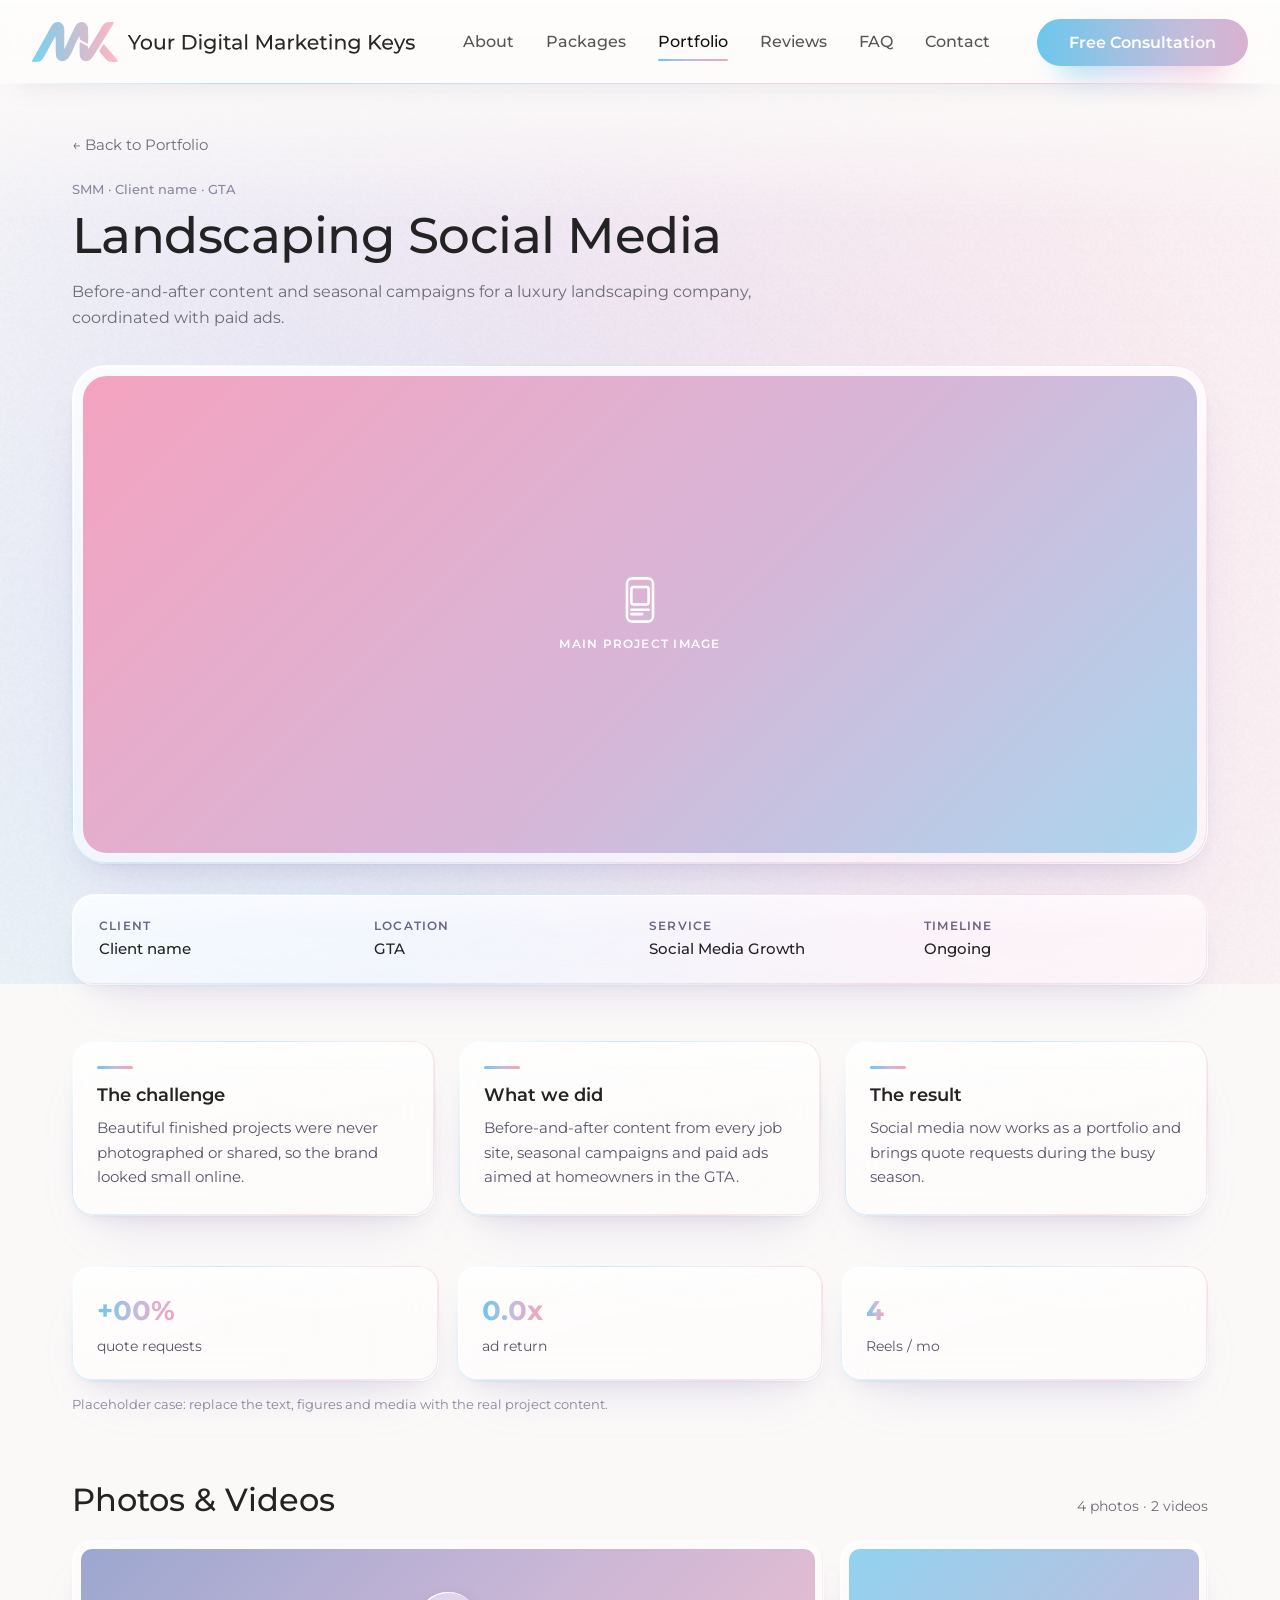
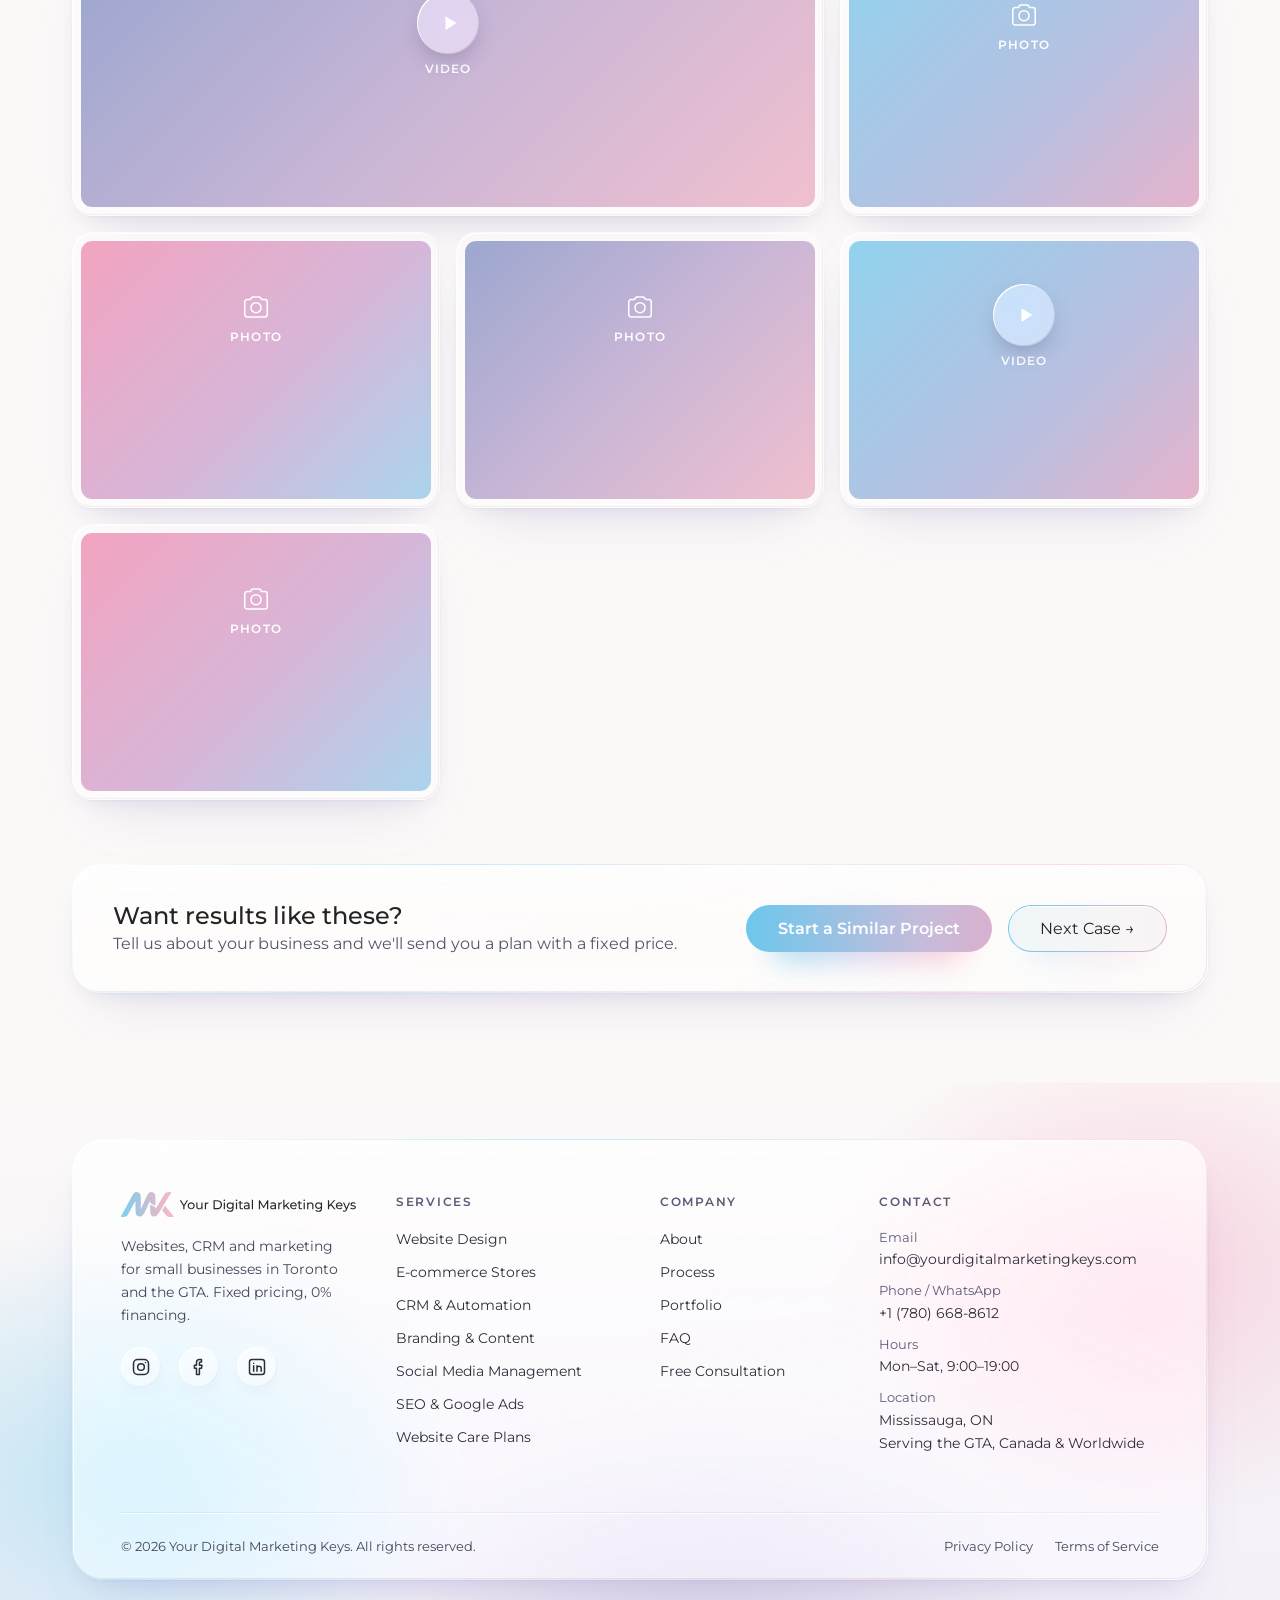
<file: cases/landscaping-social-media.html>
<!DOCTYPE html>
<html lang="en-CA">
<head>
<meta charset="UTF-8">
<meta name="viewport" content="width=device-width, initial-scale=1.0, viewport-fit=cover">
<title>Landscaping Social Media – Case Study | YDMK</title>
<meta name="description" content="Before-and-after content and seasonal campaigns for a luxury landscaping company, coordinated with paid ads.">
<link rel="canonical" href="https://yourdigitalmarketingkeys.com/cases/landscaping-social-media.html">
<!-- Placeholder case: remove the next line once real content is in, and add the page to sitemap.xml -->
<meta name="robots" content="noindex, follow">
<link rel="icon" href="../favicon.ico" sizes="any">
<link rel="icon" type="image/png" sizes="192x192" href="../assets/img/icon-192.png">
<link rel="apple-touch-icon" href="../assets/img/apple-touch-icon.png">
<link rel="manifest" href="../site.webmanifest">
<meta name="theme-color" content="#FBF9F8">
<link rel="preload" href="../assets/fonts/Montserrat-Regular-latin.woff2" as="font" type="font/woff2" crossorigin>
<link rel="preload" href="../assets/fonts/Montserrat-Medium-latin.woff2" as="font" type="font/woff2" crossorigin>
<meta property="og:type" content="article">
<meta property="og:site_name" content="Your Digital Marketing Keys">
<meta property="og:locale" content="en_CA">
<meta property="og:title" content="Landscaping Social Media – Case Study | YDMK">
<meta property="og:description" content="Before-and-after content and seasonal campaigns for a luxury landscaping company, coordinated with paid ads.">
<meta property="og:url" content="https://yourdigitalmarketingkeys.com/cases/landscaping-social-media.html">
<meta property="og:image" content="https://yourdigitalmarketingkeys.com/assets/img/og-image.png">
<meta property="og:image:width" content="1200"><meta property="og:image:height" content="630">
<meta property="og:image:alt" content="Your Digital Marketing Keys – Web Design, CRM &amp; Marketing in Toronto &amp; GTA">
<meta name="twitter:card" content="summary_large_image">
<link rel="stylesheet" href="../assets/css/main.css">
<link rel="stylesheet" href="../assets/css/glass.css">
</head>
<body>
<svg width="0" height="0" style="position:absolute" aria-hidden="true">
  <symbol id="i-mail" viewBox="0 0 24 24"><rect x="3" y="5" width="18" height="14" rx="2.5"/><path d="M4 7l8 6 8-6"/></symbol>
  <symbol id="i-phone" viewBox="0 0 24 24"><path d="M5 4h3.5l2 5-2.3 1.4a11 11 0 005.4 5.4L15 13.5l5 2V19a2 2 0 01-2 2A16 16 0 013 6a2 2 0 012-2z"/></symbol>
  <symbol id="i-time" viewBox="0 0 24 24"><circle cx="12" cy="12" r="9"/><path d="M12 7v5l3 2"/></symbol>
  <symbol id="i-pin" viewBox="0 0 24 24"><path d="M12 21s-7-6.2-7-11.5a7 7 0 0114 0C19 14.8 12 21 12 21z"/><circle cx="12" cy="9.5" r="2.5"/></symbol>
  <symbol id="i-ig" viewBox="0 0 24 24"><rect x="3" y="3" width="18" height="18" rx="5"/><circle cx="12" cy="12" r="4"/><path d="M17.5 6.5h.01"/></symbol>
  <symbol id="i-fb" viewBox="0 0 24 24"><path d="M15 3h-2.5A3.5 3.5 0 009 6.5V10H6.5v3.5H9V21h3.5v-7.5H15l.5-3.5h-3V7a1 1 0 011-1H15z"/></symbol>
  <symbol id="i-in" viewBox="0 0 24 24"><rect x="3" y="3" width="18" height="18" rx="3"/><path d="M8 10.5V17M8 7.5v.01M12 17v-6.5M12 13.5a2.5 2.5 0 015 0V17"/></symbol>
</svg>


<nav class="top" aria-label="Main">
  <div class="wrap">
    <a class="logo" href="../" aria-label="Your Digital Marketing Keys – home"><img src="../assets/img/logo.svg" alt="Your Digital Marketing Keys" width="383" height="40"></a>
    <div class="links">
      <a href="../#about">About</a>
      <a href="../#packages">Packages</a>
      <a class="on" href="../portfolio.html">Portfolio</a>
      <a href="../#reviews">Reviews</a>
      <a href="../faq.html">FAQ</a>
      <a href="../contact.html">Contact</a>
    </div>
    <a class="btn" href="../contact.html">Free Consultation</a>
    <button class="burger" id="burger" aria-label="Open menu" aria-expanded="false"><span></span><span></span><span></span></button>
  </div>
  <div class="mnav" id="mnav">
    <a href="../#about">About</a>
    <a href="../#packages">Packages</a>
    <a href="../portfolio.html">Portfolio</a>
    <a href="../#reviews">Reviews</a>
    <a href="../faq.html">FAQ</a>
    <a href="../contact.html">Contact</a>
    <a class="btn" href="../contact.html">Free Consultation</a>
  </div>
</nav>

<main data-ambient-zone>
  <div class="wrap" style="padding-top:48px">
    <a class="back" href="../portfolio.html">← Back to Portfolio</a>
    <span class="client" style="display:block">SMM · Client name · GTA</span>
    <h1 style="margin-top:6px">Landscaping Social Media</h1>
    <p style="color:var(--muted);max-width:680px;margin-top:14px">Before-and-after content and seasonal campaigns for a luxury landscaping company, coordinated with paid ads.</p>
    <div class="hero-frame glass"><div class="case-hero t-smm"><div class="ph" style="display:flex;flex-direction:column;align-items:center;gap:8px;font-size:.78rem;letter-spacing:.1em;text-transform:uppercase;font-weight:600"><svg viewBox="0 0 48 48" fill="none" stroke="#fff" stroke-width="2.4" stroke-linecap="round" stroke-linejoin="round"><rect x="12" y="4" width="24" height="40" rx="5"/><rect x="16" y="12" width="16" height="16" rx="2"/><path d="M16 33h16M16 37h10"/></svg>Main project image</div></div></div>
    <div class="meta glass"><div><small>Client</small><span>Client name</span></div><div><small>Location</small><span>GTA</span></div><div><small>Service</small><span>Social Media Growth</span></div><div><small>Timeline</small><span>Ongoing</span></div></div>
    <div class="story"><div class="glass" data-tilt="8"><h2>The challenge</h2><p>Beautiful finished projects were never photographed or shared, so the brand looked small online.</p></div><div class="glass" data-tilt="8"><h2>What we did</h2><p>Before-and-after content from every job site, seasonal campaigns and paid ads aimed at homeowners in the GTA.</p></div><div class="glass" data-tilt="8"><h2>The result</h2><p>Social media now works as a portfolio and brings quote requests during the busy season.</p></div></div>
    <div class="results"><div class="res glass" data-tilt="10"><b>+00%</b><span>quote requests</span></div><div class="res glass" data-tilt="10"><b>0.0x</b><span>ad return</span></div><div class="res glass" data-tilt="10"><b>4</b><span>Reels / mo</span></div></div>
    <p class="case-note">Placeholder case: replace the text, figures and media with the real project content.</p>
    <div class="gal-h"><h2>Photos &amp; Videos</h2><small>4 photos · 2 videos</small></div>
    <div class="gallery"><div data-tilt="14" class="g gframe wide t-photo"><div class="ph"><span class="play"><svg viewBox="0 0 24 24" fill="#9aa0c8"><path d="M7 4.5v15l12-7.5z"/></svg></span>Video</div></div><div data-tilt="14" class="g gframe t-web"><div class="ph"><svg viewBox="0 0 48 48" fill="none" stroke="#fff" stroke-width="2.4" stroke-linecap="round" stroke-linejoin="round"><path d="M6 16a4 4 0 014-4h5l3-4h12l3 4h5a4 4 0 014 4v20a4 4 0 01-4 4H10a4 4 0 01-4-4z"/><circle cx="24" cy="25" r="8"/></svg>Photo</div></div><div data-tilt="14" class="g gframe t-smm"><div class="ph"><svg viewBox="0 0 48 48" fill="none" stroke="#fff" stroke-width="2.4" stroke-linecap="round" stroke-linejoin="round"><path d="M6 16a4 4 0 014-4h5l3-4h12l3 4h5a4 4 0 014 4v20a4 4 0 01-4 4H10a4 4 0 01-4-4z"/><circle cx="24" cy="25" r="8"/></svg>Photo</div></div><div data-tilt="14" class="g gframe t-photo"><div class="ph"><svg viewBox="0 0 48 48" fill="none" stroke="#fff" stroke-width="2.4" stroke-linecap="round" stroke-linejoin="round"><path d="M6 16a4 4 0 014-4h5l3-4h12l3 4h5a4 4 0 014 4v20a4 4 0 01-4 4H10a4 4 0 01-4-4z"/><circle cx="24" cy="25" r="8"/></svg>Photo</div></div><div data-tilt="14" class="g gframe t-web"><div class="ph"><span class="play"><svg viewBox="0 0 24 24" fill="#9aa0c8"><path d="M7 4.5v15l12-7.5z"/></svg></span>Video</div></div><div data-tilt="14" class="g gframe t-smm"><div class="ph"><svg viewBox="0 0 48 48" fill="none" stroke="#fff" stroke-width="2.4" stroke-linecap="round" stroke-linejoin="round"><path d="M6 16a4 4 0 014-4h5l3-4h12l3 4h5a4 4 0 014 4v20a4 4 0 01-4 4H10a4 4 0 01-4-4z"/><circle cx="24" cy="25" r="8"/></svg>Photo</div></div></div>
    <div class="case-cta glass">
      <div><h2>Want results like these?</h2><p>Tell us about your business and we'll send you a plan with a fixed price.</p></div>
      <div class="cta-row">
        <a class="btn" href="../contact.html">Start a Similar Project</a>
        <a class="btn2" href="coffee-roaster-launch-campaign.html">Next Case →</a>
      </div>
    </div>
  </div>
</main>

<footer>
  <div class="wrap fpanel glass">
    <div class="fgrid">
      <div class="fbrand">
        <a class="flogo" href="../" aria-label="Your Digital Marketing Keys – home"><img src="../assets/img/logo.svg" alt="Your Digital Marketing Keys" width="326" height="34"></a>
        <p>Websites, CRM and marketing for small businesses in Toronto and the GTA. Fixed pricing, 0% financing.</p>
        <div class="soc">
          <a href="https://instagram.com/" target="_blank" rel="noopener" aria-label="Instagram"><svg><use href="#i-ig"/></svg></a>
          <a href="https://facebook.com/" target="_blank" rel="noopener" aria-label="Facebook"><svg><use href="#i-fb"/></svg></a>
          <a href="https://linkedin.com/" target="_blank" rel="noopener" aria-label="LinkedIn"><svg><use href="#i-in"/></svg></a>
        </div>
      </div>
      <div>
        <p class="fh">Services</p>
        <ul>
          <li><a href="../#packages">Website Design</a></li>
          <li><a href="../#packages">E-commerce Stores</a></li>
          <li><a href="../#packages">CRM &amp; Automation</a></li>
          <li><a href="../portfolio.html?f=photo">Branding &amp; Content</a></li>
          <li><a href="../#services">Social Media Management</a></li>
          <li><a href="../#services">SEO &amp; Google Ads</a></li>
          <li><a href="../#services">Website Care Plans</a></li>
        </ul>
      </div>
      <div>
        <p class="fh">Company</p>
        <ul>
          <li><a href="../#about">About</a></li>
          <li><a href="../#process">Process</a></li>
          <li><a href="../portfolio.html">Portfolio</a></li>
          <li><a href="../faq.html">FAQ</a></li>
          <li><a href="../contact.html">Free Consultation</a></li>
        </ul>
      </div>
      <div>
        <p class="fh">Contact</p>
        <ul>
          <li><small>Email</small><a href="mailto:info@yourdigitalmarketingkeys.com">info@yourdigitalmarketingkeys.com</a></li>
          <li><small>Phone / WhatsApp</small><a href="https://wa.me/17806688612" target="_blank" rel="noopener">+1 (780) 668-8612</a></li>
          <li><small>Hours</small>Mon–Sat, 9:00–19:00</li>
          <li><small>Location</small>Mississauga, ON<br>Serving the GTA, Canada &amp; Worldwide</li>
        </ul>
      </div>
    </div>
    <div class="fbot">
      <span>© 2026 Your Digital Marketing Keys. All rights reserved.</span>
      <nav aria-label="Legal"><a href="../privacy.html">Privacy Policy</a><a href="../terms.html">Terms of Service</a></nav>
    </div>
  </div>
</footer>

<div class="toast" id="toast" role="status" aria-live="polite"></div>
<script src="../assets/js/main.js" defer></script>
<script src="../assets/js/ambient-light.js" defer></script>
<script src="../assets/js/tilt.js" defer></script>
</body>
</html>
</file>
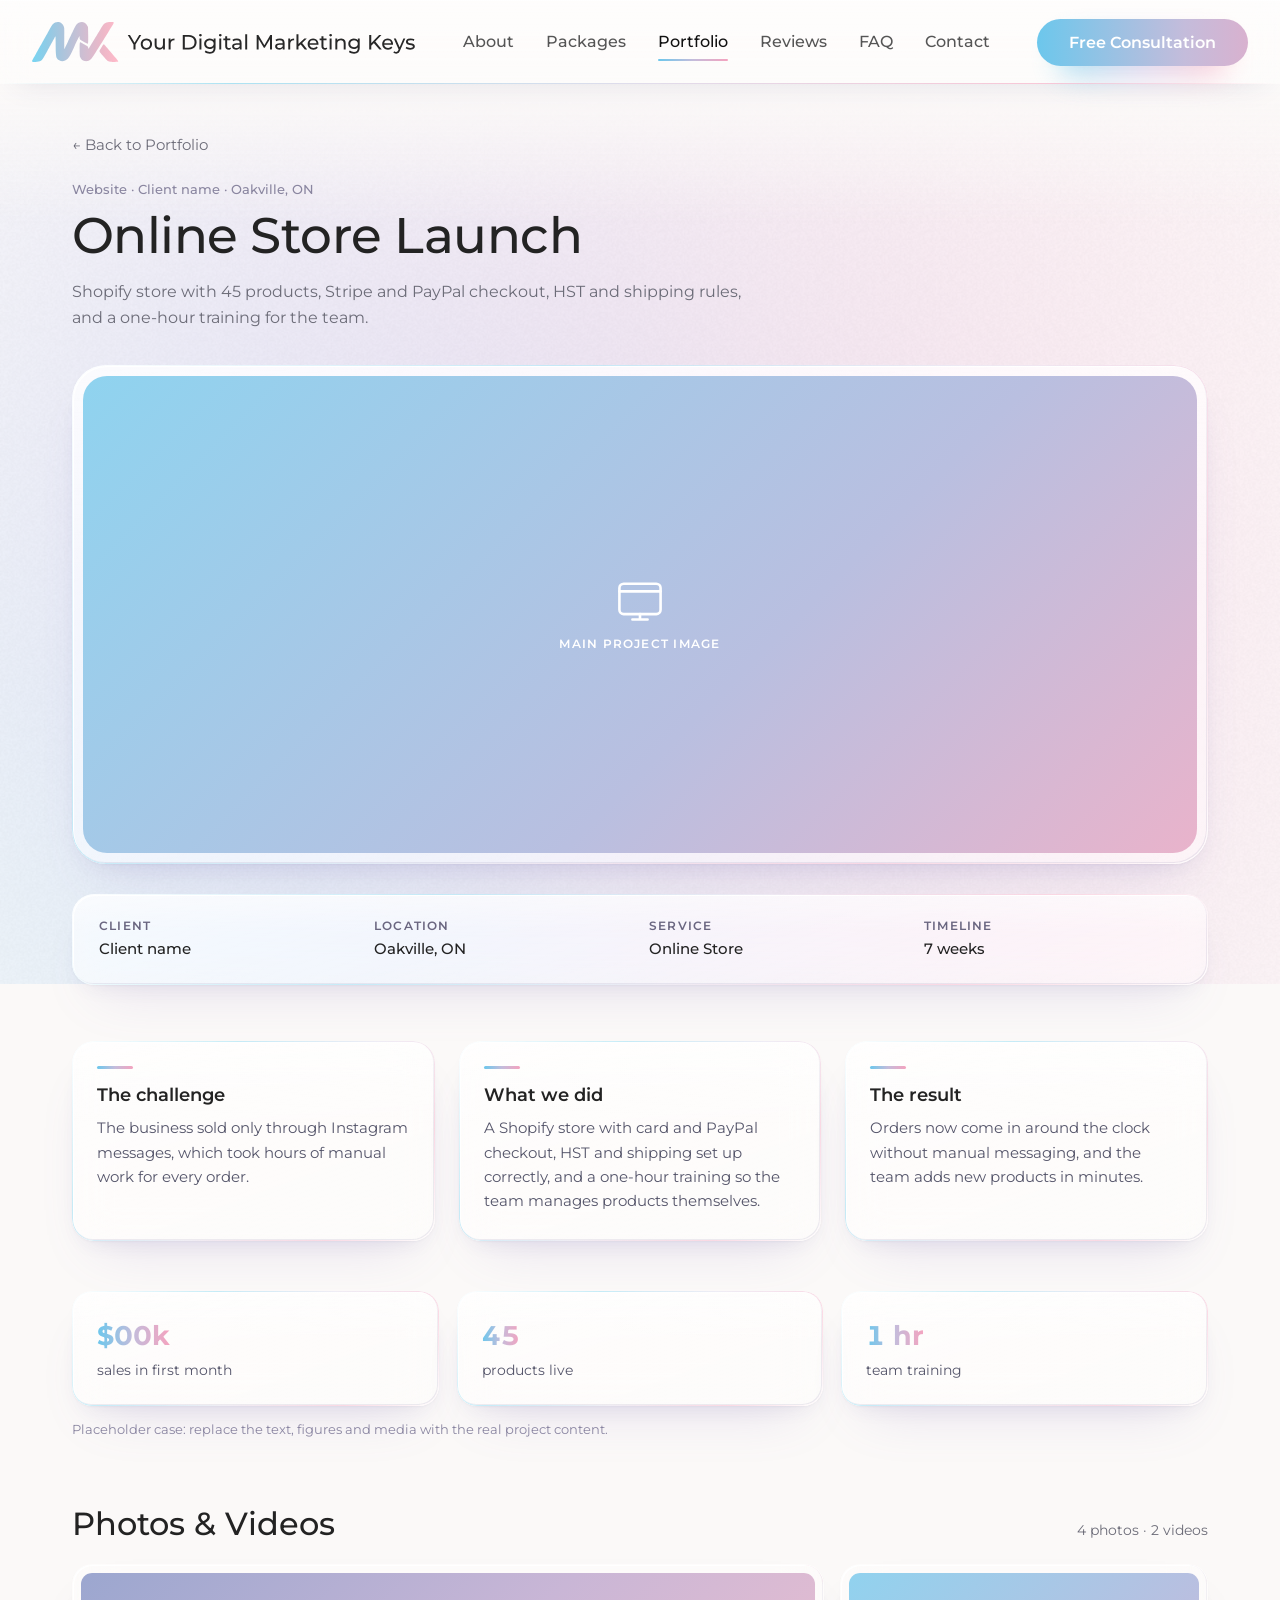
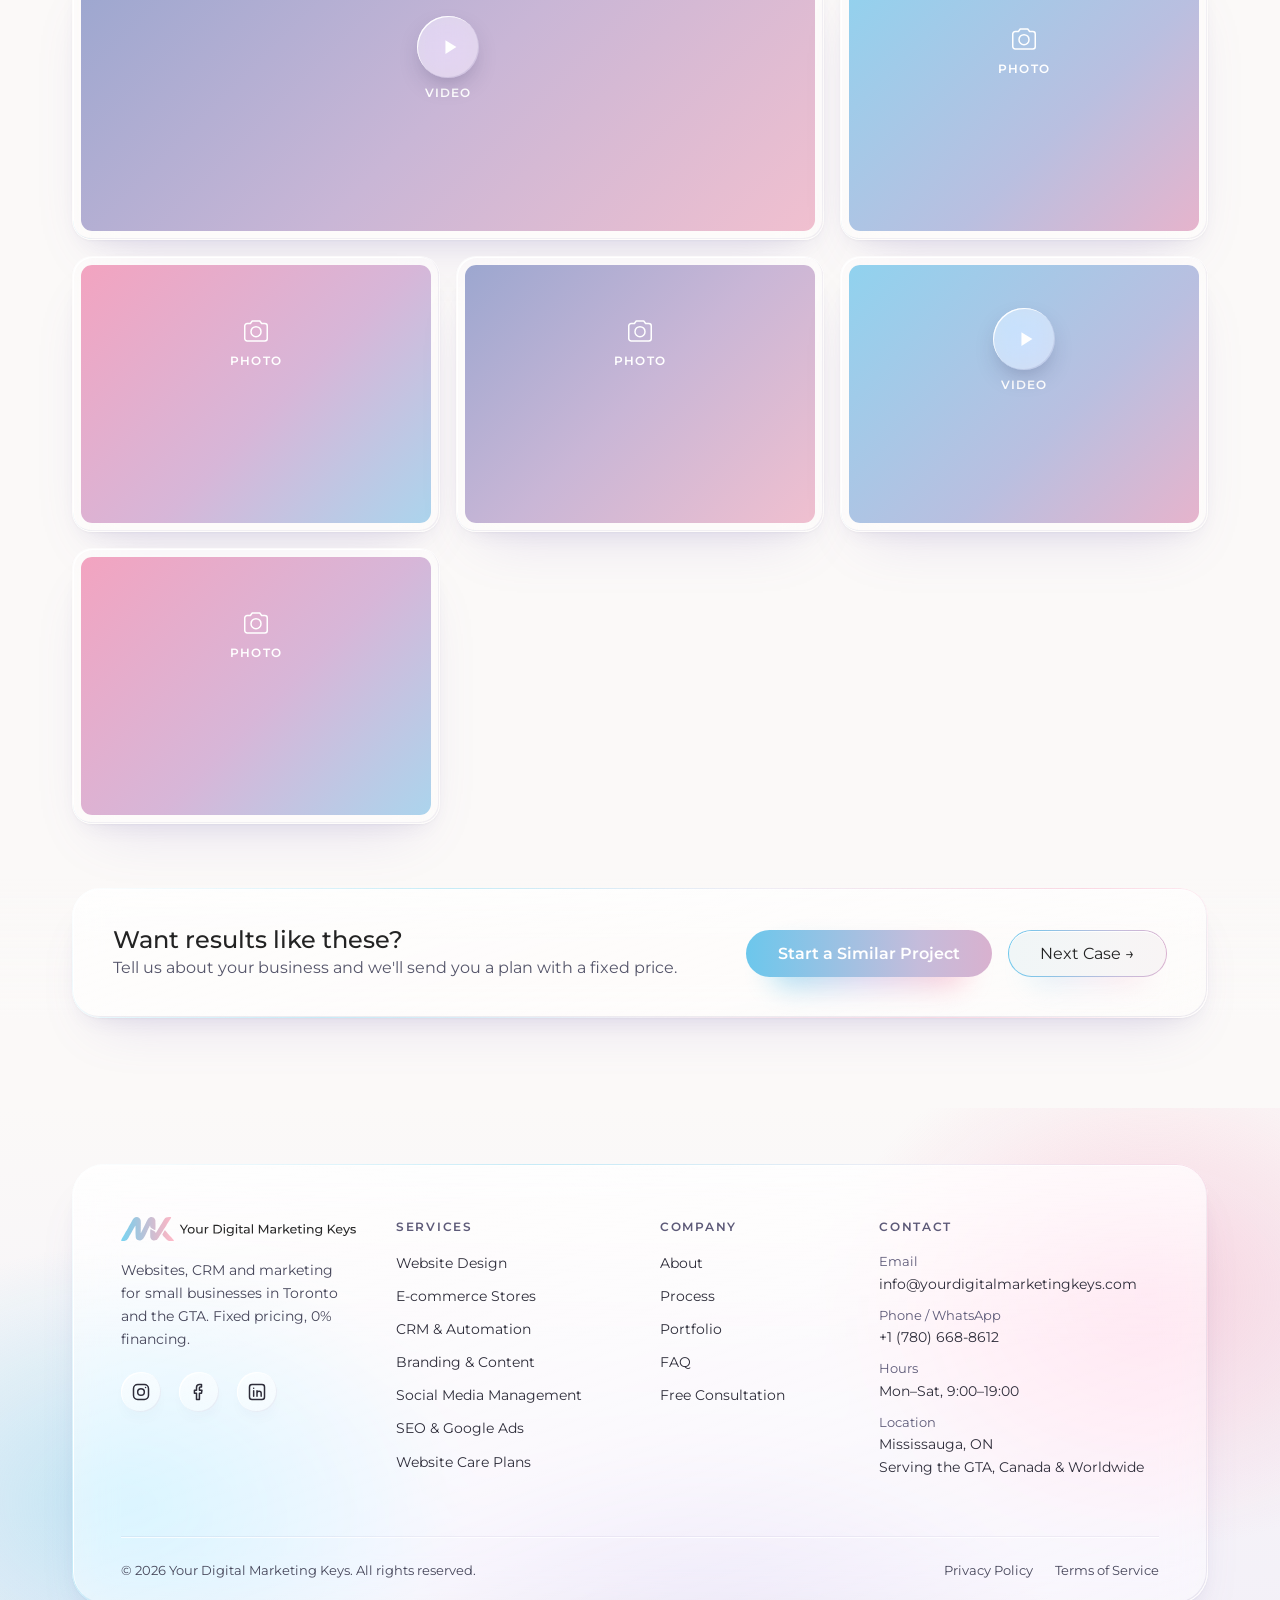
<file: cases/online-store-launch.html>
<!DOCTYPE html>
<html lang="en-CA">
<head>
<meta charset="UTF-8">
<meta name="viewport" content="width=device-width, initial-scale=1.0, viewport-fit=cover">
<title>Online Store Launch – Case Study | YDMK</title>
<meta name="description" content="Shopify store with 45 products, Stripe and PayPal checkout, HST and shipping rules, and a one-hour training for the team.">
<link rel="canonical" href="https://yourdigitalmarketingkeys.com/cases/online-store-launch.html">
<!-- Placeholder case: remove the next line once real content is in, and add the page to sitemap.xml -->
<meta name="robots" content="noindex, follow">
<link rel="icon" href="../favicon.ico" sizes="any">
<link rel="icon" type="image/png" sizes="192x192" href="../assets/img/icon-192.png">
<link rel="apple-touch-icon" href="../assets/img/apple-touch-icon.png">
<link rel="manifest" href="../site.webmanifest">
<meta name="theme-color" content="#FBF9F8">
<link rel="preload" href="../assets/fonts/Montserrat-Regular-latin.woff2" as="font" type="font/woff2" crossorigin>
<link rel="preload" href="../assets/fonts/Montserrat-Medium-latin.woff2" as="font" type="font/woff2" crossorigin>
<meta property="og:type" content="article">
<meta property="og:site_name" content="Your Digital Marketing Keys">
<meta property="og:locale" content="en_CA">
<meta property="og:title" content="Online Store Launch – Case Study | YDMK">
<meta property="og:description" content="Shopify store with 45 products, Stripe and PayPal checkout, HST and shipping rules, and a one-hour training for the team.">
<meta property="og:url" content="https://yourdigitalmarketingkeys.com/cases/online-store-launch.html">
<meta property="og:image" content="https://yourdigitalmarketingkeys.com/assets/img/og-image.png">
<meta property="og:image:width" content="1200"><meta property="og:image:height" content="630">
<meta property="og:image:alt" content="Your Digital Marketing Keys – Web Design, CRM &amp; Marketing in Toronto &amp; GTA">
<meta name="twitter:card" content="summary_large_image">
<link rel="stylesheet" href="../assets/css/main.css">
<link rel="stylesheet" href="../assets/css/glass.css">
</head>
<body>
<svg width="0" height="0" style="position:absolute" aria-hidden="true">
  <symbol id="i-mail" viewBox="0 0 24 24"><rect x="3" y="5" width="18" height="14" rx="2.5"/><path d="M4 7l8 6 8-6"/></symbol>
  <symbol id="i-phone" viewBox="0 0 24 24"><path d="M5 4h3.5l2 5-2.3 1.4a11 11 0 005.4 5.4L15 13.5l5 2V19a2 2 0 01-2 2A16 16 0 013 6a2 2 0 012-2z"/></symbol>
  <symbol id="i-time" viewBox="0 0 24 24"><circle cx="12" cy="12" r="9"/><path d="M12 7v5l3 2"/></symbol>
  <symbol id="i-pin" viewBox="0 0 24 24"><path d="M12 21s-7-6.2-7-11.5a7 7 0 0114 0C19 14.8 12 21 12 21z"/><circle cx="12" cy="9.5" r="2.5"/></symbol>
  <symbol id="i-ig" viewBox="0 0 24 24"><rect x="3" y="3" width="18" height="18" rx="5"/><circle cx="12" cy="12" r="4"/><path d="M17.5 6.5h.01"/></symbol>
  <symbol id="i-fb" viewBox="0 0 24 24"><path d="M15 3h-2.5A3.5 3.5 0 009 6.5V10H6.5v3.5H9V21h3.5v-7.5H15l.5-3.5h-3V7a1 1 0 011-1H15z"/></symbol>
  <symbol id="i-in" viewBox="0 0 24 24"><rect x="3" y="3" width="18" height="18" rx="3"/><path d="M8 10.5V17M8 7.5v.01M12 17v-6.5M12 13.5a2.5 2.5 0 015 0V17"/></symbol>
</svg>


<nav class="top" aria-label="Main">
  <div class="wrap">
    <a class="logo" href="../" aria-label="Your Digital Marketing Keys – home"><img src="../assets/img/logo.svg" alt="Your Digital Marketing Keys" width="383" height="40"></a>
    <div class="links">
      <a href="../#about">About</a>
      <a href="../#packages">Packages</a>
      <a class="on" href="../portfolio.html">Portfolio</a>
      <a href="../#reviews">Reviews</a>
      <a href="../faq.html">FAQ</a>
      <a href="../contact.html">Contact</a>
    </div>
    <a class="btn" href="../contact.html">Free Consultation</a>
    <button class="burger" id="burger" aria-label="Open menu" aria-expanded="false"><span></span><span></span><span></span></button>
  </div>
  <div class="mnav" id="mnav">
    <a href="../#about">About</a>
    <a href="../#packages">Packages</a>
    <a href="../portfolio.html">Portfolio</a>
    <a href="../#reviews">Reviews</a>
    <a href="../faq.html">FAQ</a>
    <a href="../contact.html">Contact</a>
    <a class="btn" href="../contact.html">Free Consultation</a>
  </div>
</nav>

<main data-ambient-zone>
  <div class="wrap" style="padding-top:48px">
    <a class="back" href="../portfolio.html">← Back to Portfolio</a>
    <span class="client" style="display:block">Website · Client name · Oakville, ON</span>
    <h1 style="margin-top:6px">Online Store Launch</h1>
    <p style="color:var(--muted);max-width:680px;margin-top:14px">Shopify store with 45 products, Stripe and PayPal checkout, HST and shipping rules, and a one-hour training for the team.</p>
    <div class="hero-frame glass"><div class="case-hero t-web"><div class="ph" style="display:flex;flex-direction:column;align-items:center;gap:8px;font-size:.78rem;letter-spacing:.1em;text-transform:uppercase;font-weight:600"><svg viewBox="0 0 48 48" fill="none" stroke="#fff" stroke-width="2.4" stroke-linecap="round" stroke-linejoin="round"><rect x="5" y="9" width="38" height="28" rx="4"/><path d="M5 16h38M17 42h14M24 37v5"/></svg>Main project image</div></div></div>
    <div class="meta glass"><div><small>Client</small><span>Client name</span></div><div><small>Location</small><span>Oakville, ON</span></div><div><small>Service</small><span>Online Store</span></div><div><small>Timeline</small><span>7 weeks</span></div></div>
    <div class="story"><div class="glass" data-tilt="8"><h2>The challenge</h2><p>The business sold only through Instagram messages, which took hours of manual work for every order.</p></div><div class="glass" data-tilt="8"><h2>What we did</h2><p>A Shopify store with card and PayPal checkout, HST and shipping set up correctly, and a one-hour training so the team manages products themselves.</p></div><div class="glass" data-tilt="8"><h2>The result</h2><p>Orders now come in around the clock without manual messaging, and the team adds new products in minutes.</p></div></div>
    <div class="results"><div class="res glass" data-tilt="10"><b>$00k</b><span>sales in first month</span></div><div class="res glass" data-tilt="10"><b>45</b><span>products live</span></div><div class="res glass" data-tilt="10"><b>1 hr</b><span>team training</span></div></div>
    <p class="case-note">Placeholder case: replace the text, figures and media with the real project content.</p>
    <div class="gal-h"><h2>Photos &amp; Videos</h2><small>4 photos · 2 videos</small></div>
    <div class="gallery"><div data-tilt="14" class="g gframe wide t-photo"><div class="ph"><span class="play"><svg viewBox="0 0 24 24" fill="#9aa0c8"><path d="M7 4.5v15l12-7.5z"/></svg></span>Video</div></div><div data-tilt="14" class="g gframe t-web"><div class="ph"><svg viewBox="0 0 48 48" fill="none" stroke="#fff" stroke-width="2.4" stroke-linecap="round" stroke-linejoin="round"><path d="M6 16a4 4 0 014-4h5l3-4h12l3 4h5a4 4 0 014 4v20a4 4 0 01-4 4H10a4 4 0 01-4-4z"/><circle cx="24" cy="25" r="8"/></svg>Photo</div></div><div data-tilt="14" class="g gframe t-smm"><div class="ph"><svg viewBox="0 0 48 48" fill="none" stroke="#fff" stroke-width="2.4" stroke-linecap="round" stroke-linejoin="round"><path d="M6 16a4 4 0 014-4h5l3-4h12l3 4h5a4 4 0 014 4v20a4 4 0 01-4 4H10a4 4 0 01-4-4z"/><circle cx="24" cy="25" r="8"/></svg>Photo</div></div><div data-tilt="14" class="g gframe t-photo"><div class="ph"><svg viewBox="0 0 48 48" fill="none" stroke="#fff" stroke-width="2.4" stroke-linecap="round" stroke-linejoin="round"><path d="M6 16a4 4 0 014-4h5l3-4h12l3 4h5a4 4 0 014 4v20a4 4 0 01-4 4H10a4 4 0 01-4-4z"/><circle cx="24" cy="25" r="8"/></svg>Photo</div></div><div data-tilt="14" class="g gframe t-web"><div class="ph"><span class="play"><svg viewBox="0 0 24 24" fill="#9aa0c8"><path d="M7 4.5v15l12-7.5z"/></svg></span>Video</div></div><div data-tilt="14" class="g gframe t-smm"><div class="ph"><svg viewBox="0 0 48 48" fill="none" stroke="#fff" stroke-width="2.4" stroke-linecap="round" stroke-linejoin="round"><path d="M6 16a4 4 0 014-4h5l3-4h12l3 4h5a4 4 0 014 4v20a4 4 0 01-4 4H10a4 4 0 01-4-4z"/><circle cx="24" cy="25" r="8"/></svg>Photo</div></div></div>
    <div class="case-cta glass">
      <div><h2>Want results like these?</h2><p>Tell us about your business and we'll send you a plan with a fixed price.</p></div>
      <div class="cta-row">
        <a class="btn" href="../contact.html">Start a Similar Project</a>
        <a class="btn2" href="studio-landing-page.html">Next Case →</a>
      </div>
    </div>
  </div>
</main>

<footer>
  <div class="wrap fpanel glass">
    <div class="fgrid">
      <div class="fbrand">
        <a class="flogo" href="../" aria-label="Your Digital Marketing Keys – home"><img src="../assets/img/logo.svg" alt="Your Digital Marketing Keys" width="326" height="34"></a>
        <p>Websites, CRM and marketing for small businesses in Toronto and the GTA. Fixed pricing, 0% financing.</p>
        <div class="soc">
          <a href="https://instagram.com/" target="_blank" rel="noopener" aria-label="Instagram"><svg><use href="#i-ig"/></svg></a>
          <a href="https://facebook.com/" target="_blank" rel="noopener" aria-label="Facebook"><svg><use href="#i-fb"/></svg></a>
          <a href="https://linkedin.com/" target="_blank" rel="noopener" aria-label="LinkedIn"><svg><use href="#i-in"/></svg></a>
        </div>
      </div>
      <div>
        <p class="fh">Services</p>
        <ul>
          <li><a href="../#packages">Website Design</a></li>
          <li><a href="../#packages">E-commerce Stores</a></li>
          <li><a href="../#packages">CRM &amp; Automation</a></li>
          <li><a href="../portfolio.html?f=photo">Branding &amp; Content</a></li>
          <li><a href="../#services">Social Media Management</a></li>
          <li><a href="../#services">SEO &amp; Google Ads</a></li>
          <li><a href="../#services">Website Care Plans</a></li>
        </ul>
      </div>
      <div>
        <p class="fh">Company</p>
        <ul>
          <li><a href="../#about">About</a></li>
          <li><a href="../#process">Process</a></li>
          <li><a href="../portfolio.html">Portfolio</a></li>
          <li><a href="../faq.html">FAQ</a></li>
          <li><a href="../contact.html">Free Consultation</a></li>
        </ul>
      </div>
      <div>
        <p class="fh">Contact</p>
        <ul>
          <li><small>Email</small><a href="mailto:info@yourdigitalmarketingkeys.com">info@yourdigitalmarketingkeys.com</a></li>
          <li><small>Phone / WhatsApp</small><a href="https://wa.me/17806688612" target="_blank" rel="noopener">+1 (780) 668-8612</a></li>
          <li><small>Hours</small>Mon–Sat, 9:00–19:00</li>
          <li><small>Location</small>Mississauga, ON<br>Serving the GTA, Canada &amp; Worldwide</li>
        </ul>
      </div>
    </div>
    <div class="fbot">
      <span>© 2026 Your Digital Marketing Keys. All rights reserved.</span>
      <nav aria-label="Legal"><a href="../privacy.html">Privacy Policy</a><a href="../terms.html">Terms of Service</a></nav>
    </div>
  </div>
</footer>

<div class="toast" id="toast" role="status" aria-live="polite"></div>
<script src="../assets/js/main.js" defer></script>
<script src="../assets/js/ambient-light.js" defer></script>
<script src="../assets/js/tilt.js" defer></script>
</body>
</html>
</file>
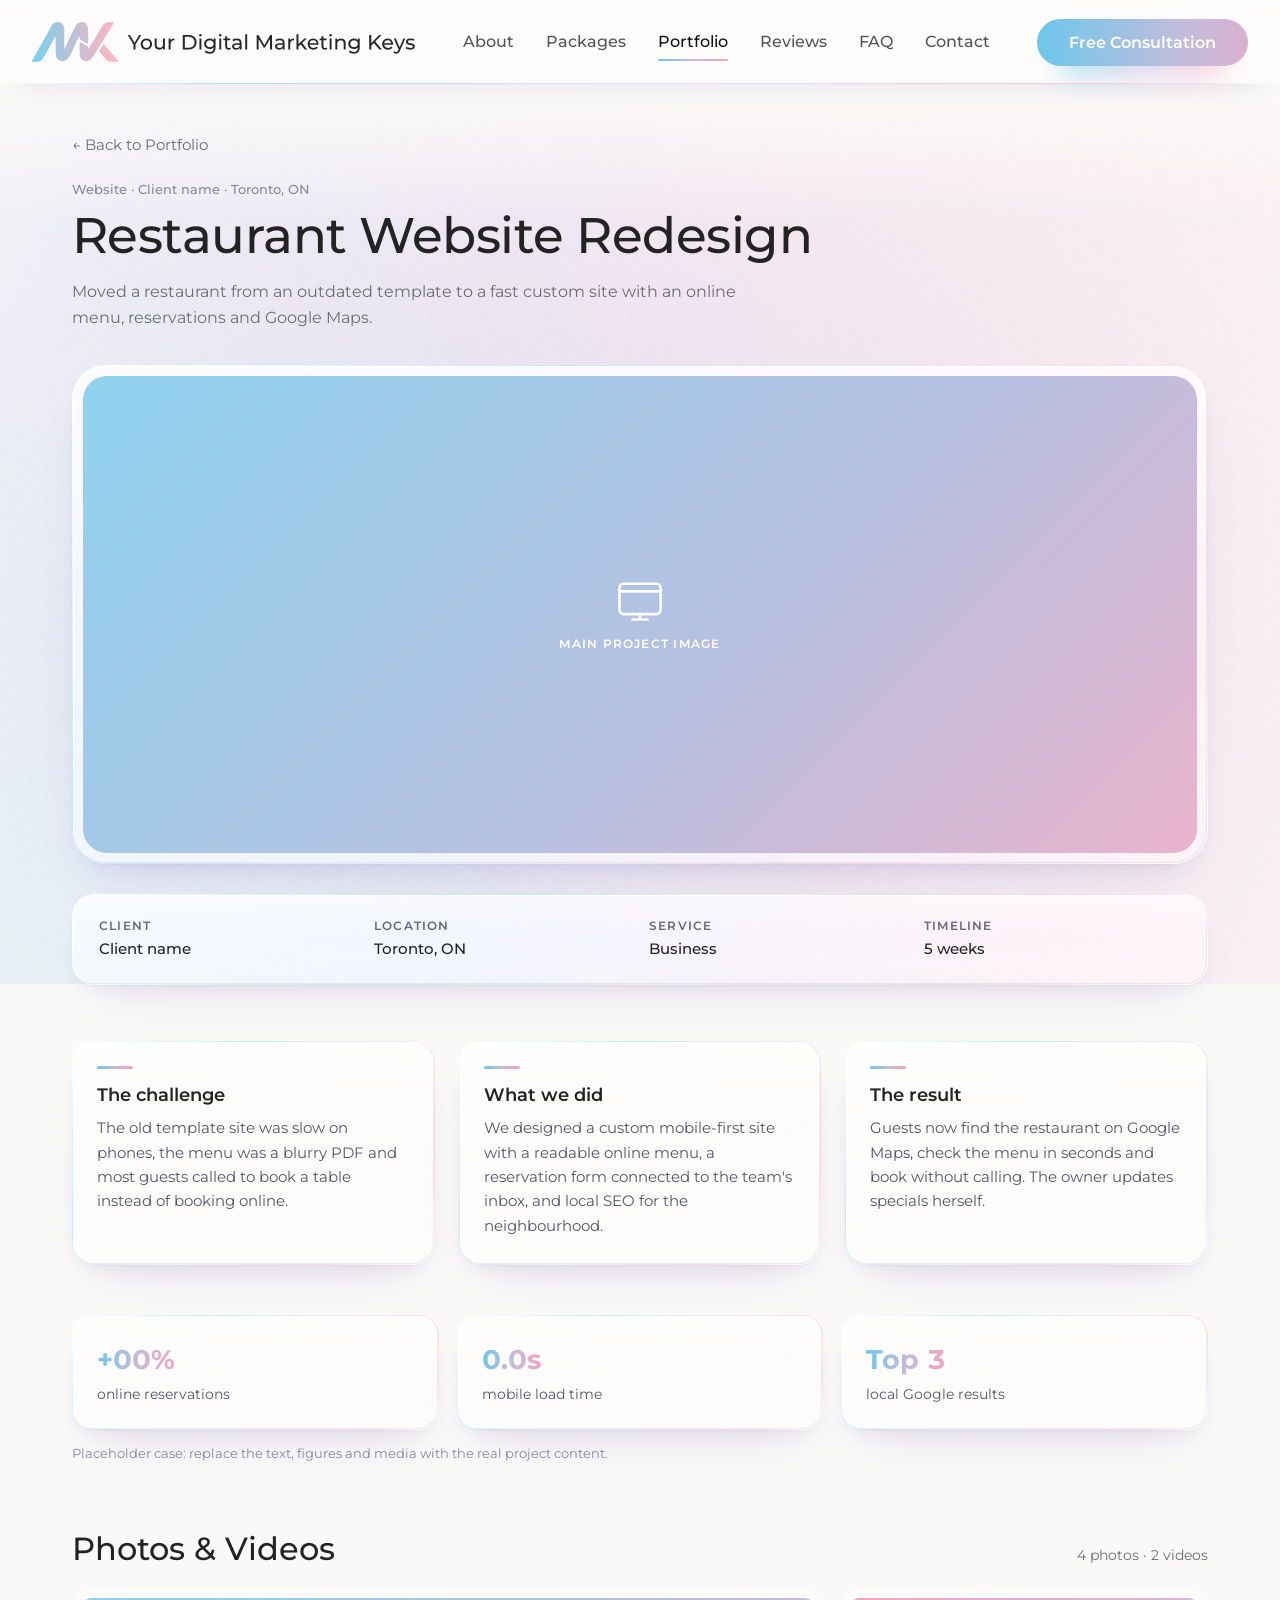
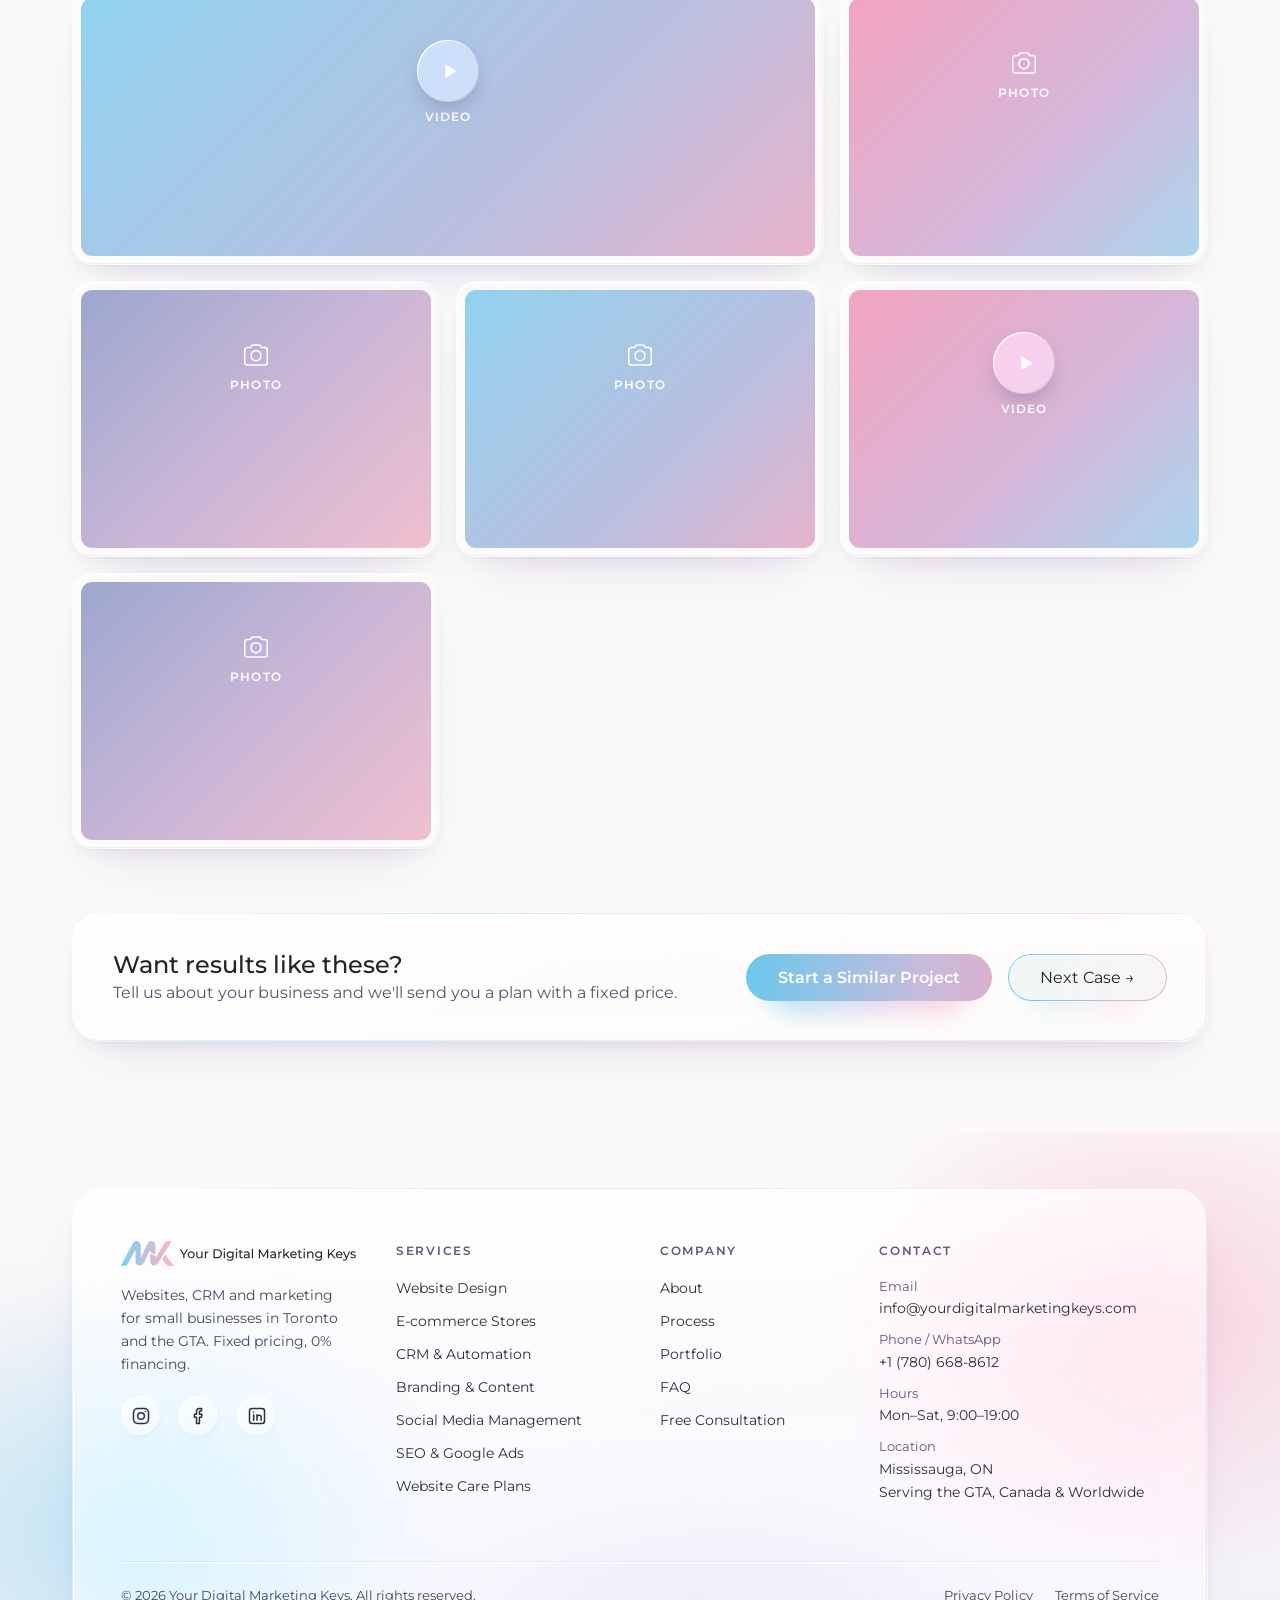
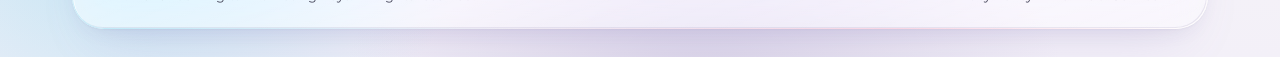
<file: cases/restaurant-website-redesign.html>
<!DOCTYPE html>
<html lang="en-CA">
<head>
<meta charset="UTF-8">
<meta name="viewport" content="width=device-width, initial-scale=1.0, viewport-fit=cover">
<title>Restaurant Website Redesign – Case Study | YDMK</title>
<meta name="description" content="Moved a restaurant from an outdated template to a fast custom site with an online menu, reservations and Google Maps.">
<link rel="canonical" href="https://yourdigitalmarketingkeys.com/cases/restaurant-website-redesign.html">
<!-- Placeholder case: remove the next line once real content is in, and add the page to sitemap.xml -->
<meta name="robots" content="noindex, follow">
<link rel="icon" href="../favicon.ico" sizes="any">
<link rel="icon" type="image/png" sizes="192x192" href="../assets/img/icon-192.png">
<link rel="apple-touch-icon" href="../assets/img/apple-touch-icon.png">
<link rel="manifest" href="../site.webmanifest">
<meta name="theme-color" content="#FBF9F8">
<link rel="preload" href="../assets/fonts/Montserrat-Regular-latin.woff2" as="font" type="font/woff2" crossorigin>
<link rel="preload" href="../assets/fonts/Montserrat-Medium-latin.woff2" as="font" type="font/woff2" crossorigin>
<meta property="og:type" content="article">
<meta property="og:site_name" content="Your Digital Marketing Keys">
<meta property="og:locale" content="en_CA">
<meta property="og:title" content="Restaurant Website Redesign – Case Study | YDMK">
<meta property="og:description" content="Moved a restaurant from an outdated template to a fast custom site with an online menu, reservations and Google Maps.">
<meta property="og:url" content="https://yourdigitalmarketingkeys.com/cases/restaurant-website-redesign.html">
<meta property="og:image" content="https://yourdigitalmarketingkeys.com/assets/img/og-image.png">
<meta property="og:image:width" content="1200"><meta property="og:image:height" content="630">
<meta property="og:image:alt" content="Your Digital Marketing Keys – Web Design, CRM &amp; Marketing in Toronto &amp; GTA">
<meta name="twitter:card" content="summary_large_image">
<link rel="stylesheet" href="../assets/css/main.css">
<link rel="stylesheet" href="../assets/css/glass.css">
</head>
<body>
<svg width="0" height="0" style="position:absolute" aria-hidden="true">
  <symbol id="i-mail" viewBox="0 0 24 24"><rect x="3" y="5" width="18" height="14" rx="2.5"/><path d="M4 7l8 6 8-6"/></symbol>
  <symbol id="i-phone" viewBox="0 0 24 24"><path d="M5 4h3.5l2 5-2.3 1.4a11 11 0 005.4 5.4L15 13.5l5 2V19a2 2 0 01-2 2A16 16 0 013 6a2 2 0 012-2z"/></symbol>
  <symbol id="i-time" viewBox="0 0 24 24"><circle cx="12" cy="12" r="9"/><path d="M12 7v5l3 2"/></symbol>
  <symbol id="i-pin" viewBox="0 0 24 24"><path d="M12 21s-7-6.2-7-11.5a7 7 0 0114 0C19 14.8 12 21 12 21z"/><circle cx="12" cy="9.5" r="2.5"/></symbol>
  <symbol id="i-ig" viewBox="0 0 24 24"><rect x="3" y="3" width="18" height="18" rx="5"/><circle cx="12" cy="12" r="4"/><path d="M17.5 6.5h.01"/></symbol>
  <symbol id="i-fb" viewBox="0 0 24 24"><path d="M15 3h-2.5A3.5 3.5 0 009 6.5V10H6.5v3.5H9V21h3.5v-7.5H15l.5-3.5h-3V7a1 1 0 011-1H15z"/></symbol>
  <symbol id="i-in" viewBox="0 0 24 24"><rect x="3" y="3" width="18" height="18" rx="3"/><path d="M8 10.5V17M8 7.5v.01M12 17v-6.5M12 13.5a2.5 2.5 0 015 0V17"/></symbol>
</svg>


<nav class="top" aria-label="Main">
  <div class="wrap">
    <a class="logo" href="../" aria-label="Your Digital Marketing Keys – home"><img src="../assets/img/logo.svg" alt="Your Digital Marketing Keys" width="383" height="40"></a>
    <div class="links">
      <a href="../#about">About</a>
      <a href="../#packages">Packages</a>
      <a class="on" href="../portfolio.html">Portfolio</a>
      <a href="../#reviews">Reviews</a>
      <a href="../faq.html">FAQ</a>
      <a href="../contact.html">Contact</a>
    </div>
    <a class="btn" href="../contact.html">Free Consultation</a>
    <button class="burger" id="burger" aria-label="Open menu" aria-expanded="false"><span></span><span></span><span></span></button>
  </div>
  <div class="mnav" id="mnav">
    <a href="../#about">About</a>
    <a href="../#packages">Packages</a>
    <a href="../portfolio.html">Portfolio</a>
    <a href="../#reviews">Reviews</a>
    <a href="../faq.html">FAQ</a>
    <a href="../contact.html">Contact</a>
    <a class="btn" href="../contact.html">Free Consultation</a>
  </div>
</nav>

<main data-ambient-zone>
  <div class="wrap" style="padding-top:48px">
    <a class="back" href="../portfolio.html">← Back to Portfolio</a>
    <span class="client" style="display:block">Website · Client name · Toronto, ON</span>
    <h1 style="margin-top:6px">Restaurant Website Redesign</h1>
    <p style="color:var(--muted);max-width:680px;margin-top:14px">Moved a restaurant from an outdated template to a fast custom site with an online menu, reservations and Google Maps.</p>
    <div class="hero-frame glass"><div class="case-hero t-web"><div class="ph" style="display:flex;flex-direction:column;align-items:center;gap:8px;font-size:.78rem;letter-spacing:.1em;text-transform:uppercase;font-weight:600"><svg viewBox="0 0 48 48" fill="none" stroke="#fff" stroke-width="2.4" stroke-linecap="round" stroke-linejoin="round"><rect x="5" y="9" width="38" height="28" rx="4"/><path d="M5 16h38M17 42h14M24 37v5"/></svg>Main project image</div></div></div>
    <div class="meta glass"><div><small>Client</small><span>Client name</span></div><div><small>Location</small><span>Toronto, ON</span></div><div><small>Service</small><span>Business</span></div><div><small>Timeline</small><span>5 weeks</span></div></div>
    <div class="story"><div class="glass" data-tilt="8"><h2>The challenge</h2><p>The old template site was slow on phones, the menu was a blurry PDF and most guests called to book a table instead of booking online.</p></div><div class="glass" data-tilt="8"><h2>What we did</h2><p>We designed a custom mobile-first site with a readable online menu, a reservation form connected to the team&#x27;s inbox, and local SEO for the neighbourhood.</p></div><div class="glass" data-tilt="8"><h2>The result</h2><p>Guests now find the restaurant on Google Maps, check the menu in seconds and book without calling. The owner updates specials herself.</p></div></div>
    <div class="results"><div class="res glass" data-tilt="10"><b>+00%</b><span>online reservations</span></div><div class="res glass" data-tilt="10"><b>0.0s</b><span>mobile load time</span></div><div class="res glass" data-tilt="10"><b>Top 3</b><span>local Google results</span></div></div>
    <p class="case-note">Placeholder case: replace the text, figures and media with the real project content.</p>
    <div class="gal-h"><h2>Photos &amp; Videos</h2><small>4 photos · 2 videos</small></div>
    <div class="gallery"><div data-tilt="14" class="g gframe wide t-web"><div class="ph"><span class="play"><svg viewBox="0 0 24 24" fill="#9aa0c8"><path d="M7 4.5v15l12-7.5z"/></svg></span>Video</div></div><div data-tilt="14" class="g gframe t-smm"><div class="ph"><svg viewBox="0 0 48 48" fill="none" stroke="#fff" stroke-width="2.4" stroke-linecap="round" stroke-linejoin="round"><path d="M6 16a4 4 0 014-4h5l3-4h12l3 4h5a4 4 0 014 4v20a4 4 0 01-4 4H10a4 4 0 01-4-4z"/><circle cx="24" cy="25" r="8"/></svg>Photo</div></div><div data-tilt="14" class="g gframe t-photo"><div class="ph"><svg viewBox="0 0 48 48" fill="none" stroke="#fff" stroke-width="2.4" stroke-linecap="round" stroke-linejoin="round"><path d="M6 16a4 4 0 014-4h5l3-4h12l3 4h5a4 4 0 014 4v20a4 4 0 01-4 4H10a4 4 0 01-4-4z"/><circle cx="24" cy="25" r="8"/></svg>Photo</div></div><div data-tilt="14" class="g gframe t-web"><div class="ph"><svg viewBox="0 0 48 48" fill="none" stroke="#fff" stroke-width="2.4" stroke-linecap="round" stroke-linejoin="round"><path d="M6 16a4 4 0 014-4h5l3-4h12l3 4h5a4 4 0 014 4v20a4 4 0 01-4 4H10a4 4 0 01-4-4z"/><circle cx="24" cy="25" r="8"/></svg>Photo</div></div><div data-tilt="14" class="g gframe t-smm"><div class="ph"><span class="play"><svg viewBox="0 0 24 24" fill="#9aa0c8"><path d="M7 4.5v15l12-7.5z"/></svg></span>Video</div></div><div data-tilt="14" class="g gframe t-photo"><div class="ph"><svg viewBox="0 0 48 48" fill="none" stroke="#fff" stroke-width="2.4" stroke-linecap="round" stroke-linejoin="round"><path d="M6 16a4 4 0 014-4h5l3-4h12l3 4h5a4 4 0 014 4v20a4 4 0 01-4 4H10a4 4 0 01-4-4z"/><circle cx="24" cy="25" r="8"/></svg>Photo</div></div></div>
    <div class="case-cta glass">
      <div><h2>Want results like these?</h2><p>Tell us about your business and we'll send you a plan with a fixed price.</p></div>
      <div class="cta-row">
        <a class="btn" href="../contact.html">Start a Similar Project</a>
        <a class="btn2" href="clinic-website-crm.html">Next Case →</a>
      </div>
    </div>
  </div>
</main>

<footer>
  <div class="wrap fpanel glass">
    <div class="fgrid">
      <div class="fbrand">
        <a class="flogo" href="../" aria-label="Your Digital Marketing Keys – home"><img src="../assets/img/logo.svg" alt="Your Digital Marketing Keys" width="326" height="34"></a>
        <p>Websites, CRM and marketing for small businesses in Toronto and the GTA. Fixed pricing, 0% financing.</p>
        <div class="soc">
          <a href="https://instagram.com/" target="_blank" rel="noopener" aria-label="Instagram"><svg><use href="#i-ig"/></svg></a>
          <a href="https://facebook.com/" target="_blank" rel="noopener" aria-label="Facebook"><svg><use href="#i-fb"/></svg></a>
          <a href="https://linkedin.com/" target="_blank" rel="noopener" aria-label="LinkedIn"><svg><use href="#i-in"/></svg></a>
        </div>
      </div>
      <div>
        <p class="fh">Services</p>
        <ul>
          <li><a href="../#packages">Website Design</a></li>
          <li><a href="../#packages">E-commerce Stores</a></li>
          <li><a href="../#packages">CRM &amp; Automation</a></li>
          <li><a href="../portfolio.html?f=photo">Branding &amp; Content</a></li>
          <li><a href="../#services">Social Media Management</a></li>
          <li><a href="../#services">SEO &amp; Google Ads</a></li>
          <li><a href="../#services">Website Care Plans</a></li>
        </ul>
      </div>
      <div>
        <p class="fh">Company</p>
        <ul>
          <li><a href="../#about">About</a></li>
          <li><a href="../#process">Process</a></li>
          <li><a href="../portfolio.html">Portfolio</a></li>
          <li><a href="../faq.html">FAQ</a></li>
          <li><a href="../contact.html">Free Consultation</a></li>
        </ul>
      </div>
      <div>
        <p class="fh">Contact</p>
        <ul>
          <li><small>Email</small><a href="mailto:info@yourdigitalmarketingkeys.com">info@yourdigitalmarketingkeys.com</a></li>
          <li><small>Phone / WhatsApp</small><a href="https://wa.me/17806688612" target="_blank" rel="noopener">+1 (780) 668-8612</a></li>
          <li><small>Hours</small>Mon–Sat, 9:00–19:00</li>
          <li><small>Location</small>Mississauga, ON<br>Serving the GTA, Canada &amp; Worldwide</li>
        </ul>
      </div>
    </div>
    <div class="fbot">
      <span>© 2026 Your Digital Marketing Keys. All rights reserved.</span>
      <nav aria-label="Legal"><a href="../privacy.html">Privacy Policy</a><a href="../terms.html">Terms of Service</a></nav>
    </div>
  </div>
</footer>

<div class="toast" id="toast" role="status" aria-live="polite"></div>
<script src="../assets/js/main.js" defer></script>
<script src="../assets/js/ambient-light.js" defer></script>
<script src="../assets/js/tilt.js" defer></script>
</body>
</html>
</file>
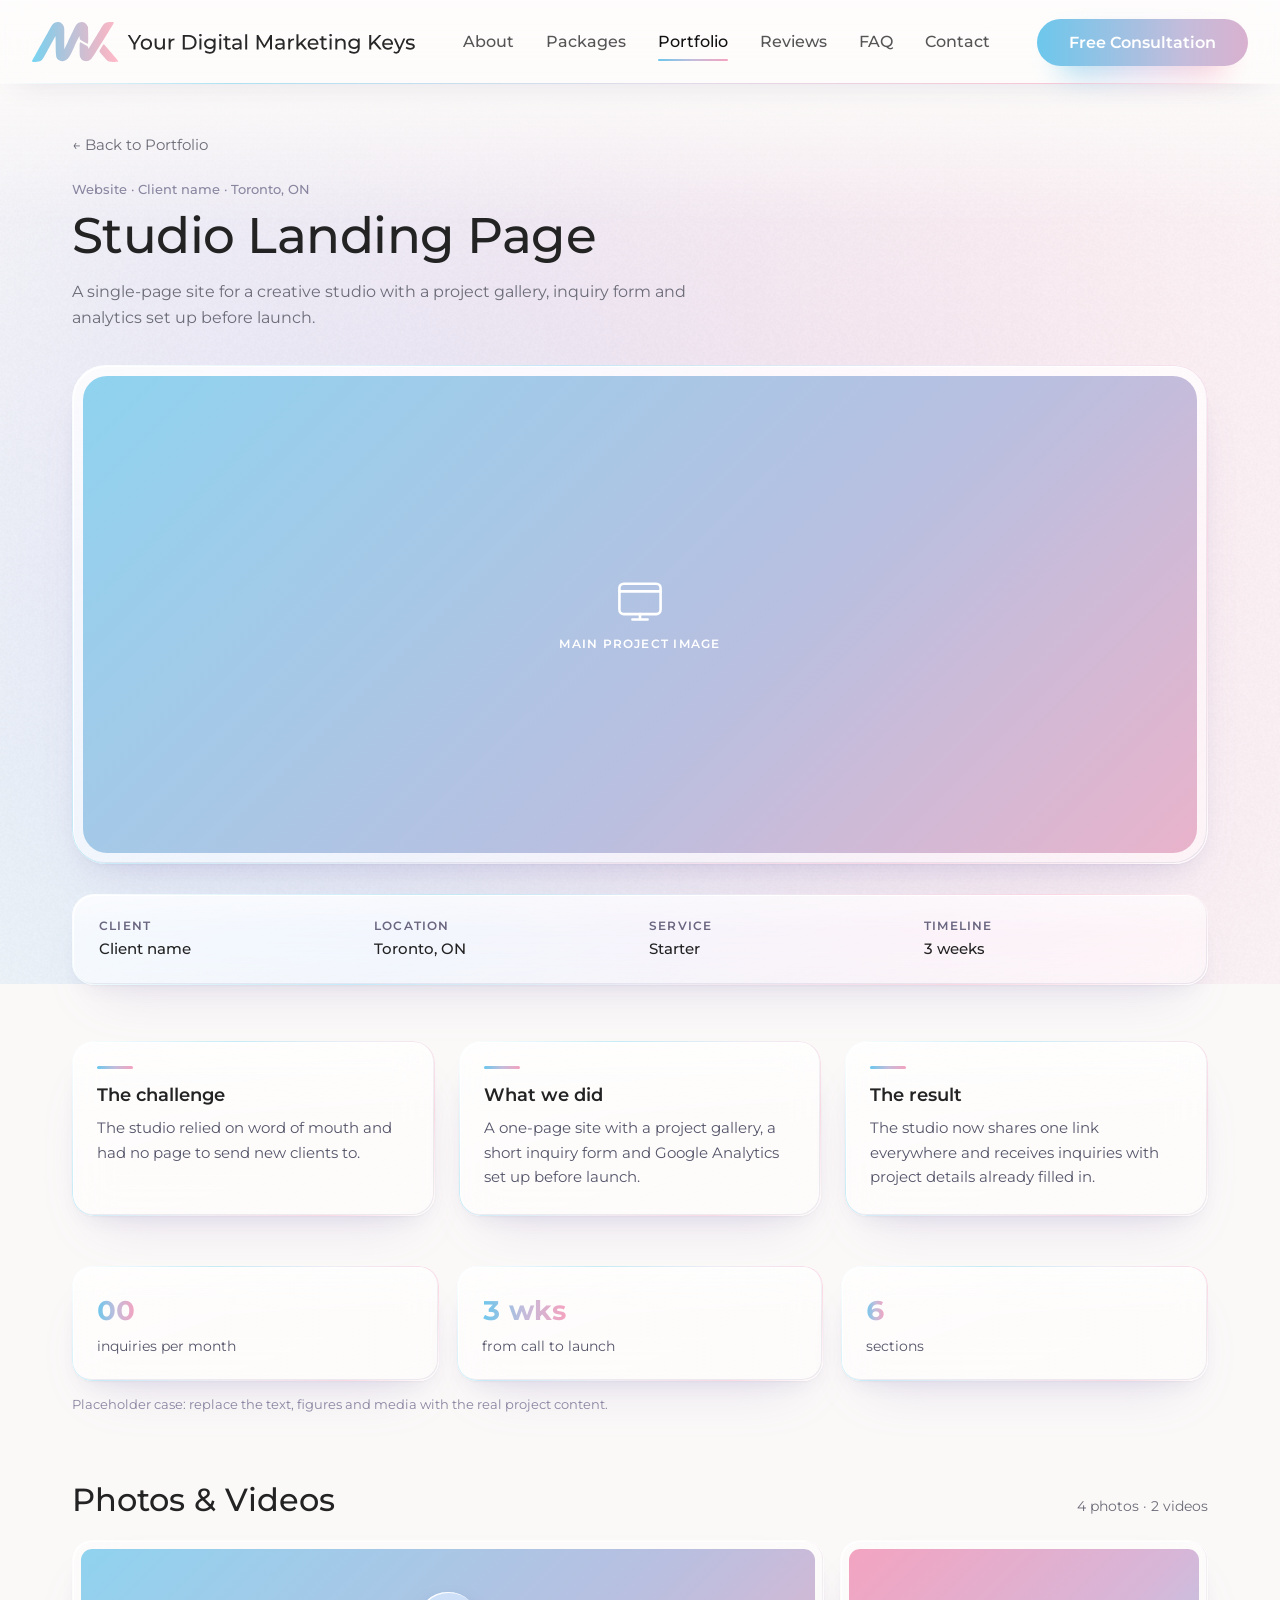
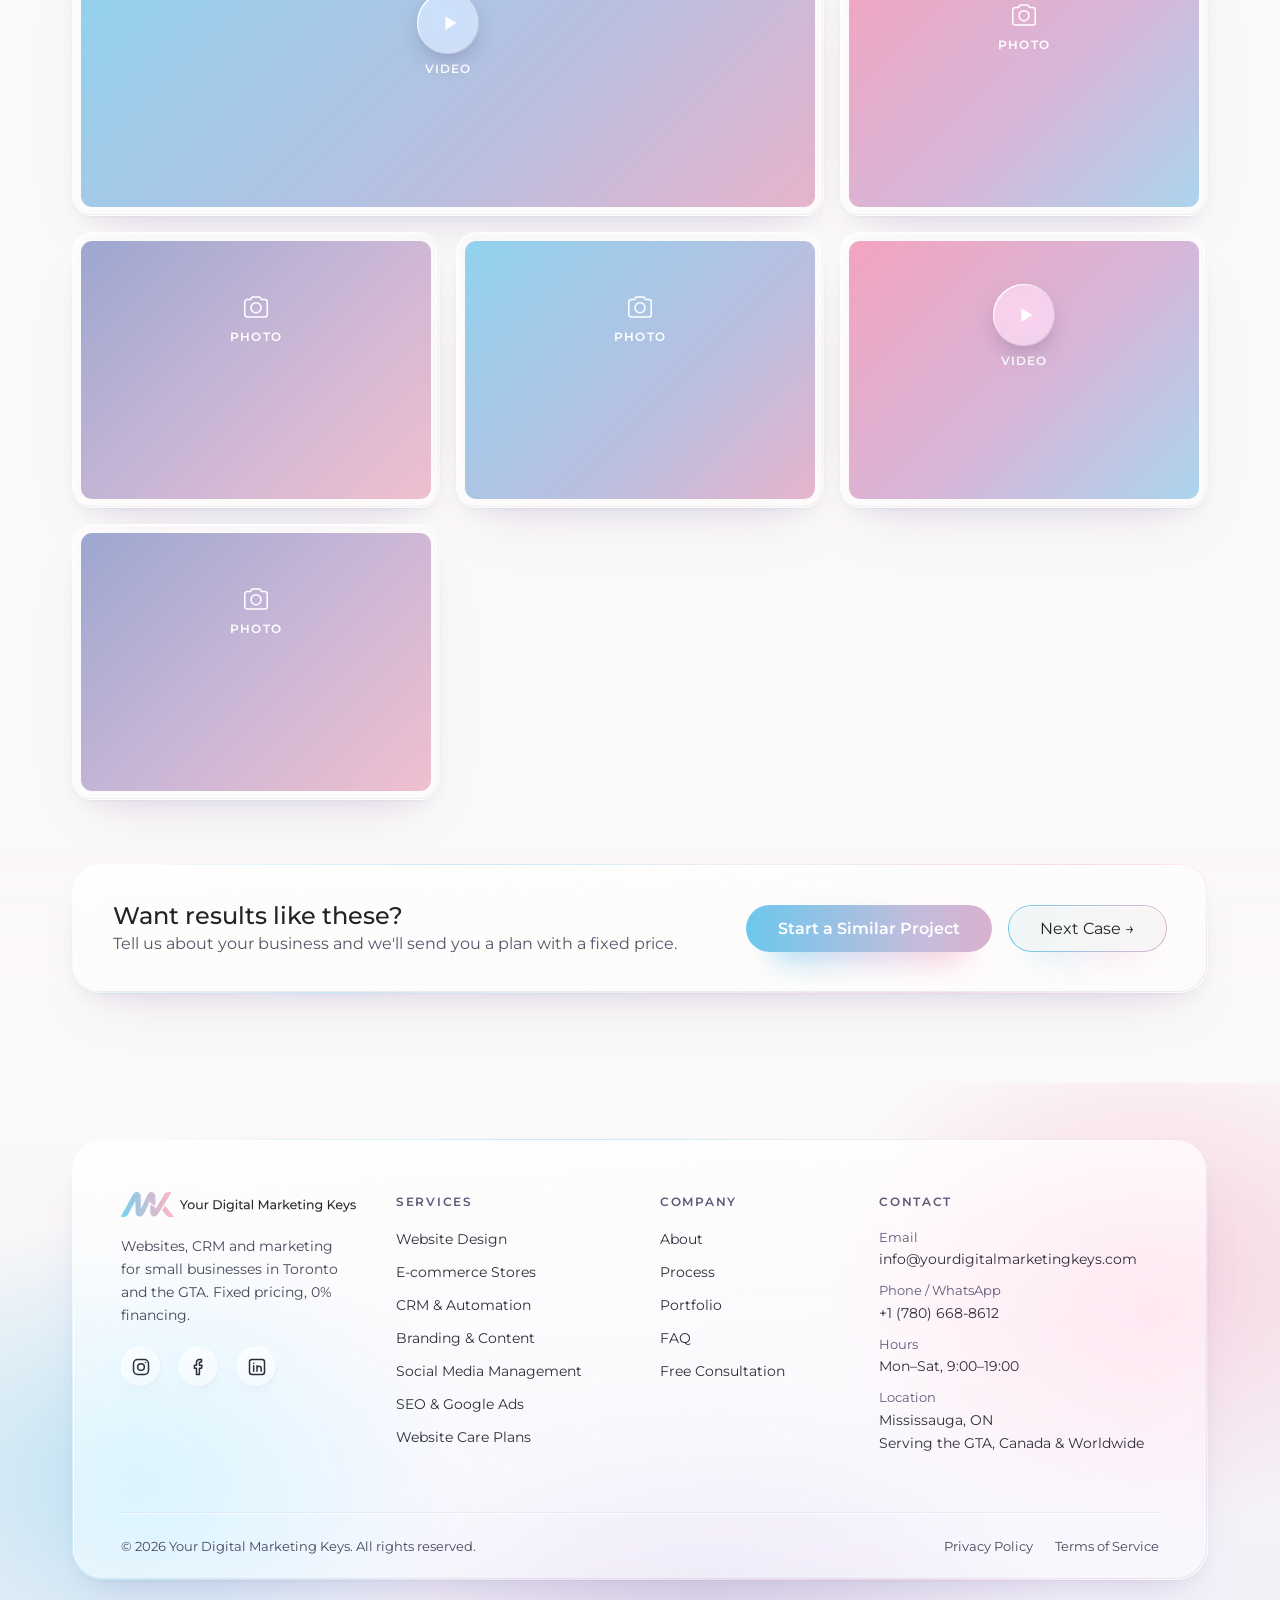
<file: cases/studio-landing-page.html>
<!DOCTYPE html>
<html lang="en-CA">
<head>
<meta charset="UTF-8">
<meta name="viewport" content="width=device-width, initial-scale=1.0, viewport-fit=cover">
<title>Studio Landing Page – Case Study | YDMK</title>
<meta name="description" content="A single-page site for a creative studio with a project gallery, inquiry form and analytics set up before launch.">
<link rel="canonical" href="https://yourdigitalmarketingkeys.com/cases/studio-landing-page.html">
<!-- Placeholder case: remove the next line once real content is in, and add the page to sitemap.xml -->
<meta name="robots" content="noindex, follow">
<link rel="icon" href="../favicon.ico" sizes="any">
<link rel="icon" type="image/png" sizes="192x192" href="../assets/img/icon-192.png">
<link rel="apple-touch-icon" href="../assets/img/apple-touch-icon.png">
<link rel="manifest" href="../site.webmanifest">
<meta name="theme-color" content="#FBF9F8">
<link rel="preload" href="../assets/fonts/Montserrat-Regular-latin.woff2" as="font" type="font/woff2" crossorigin>
<link rel="preload" href="../assets/fonts/Montserrat-Medium-latin.woff2" as="font" type="font/woff2" crossorigin>
<meta property="og:type" content="article">
<meta property="og:site_name" content="Your Digital Marketing Keys">
<meta property="og:locale" content="en_CA">
<meta property="og:title" content="Studio Landing Page – Case Study | YDMK">
<meta property="og:description" content="A single-page site for a creative studio with a project gallery, inquiry form and analytics set up before launch.">
<meta property="og:url" content="https://yourdigitalmarketingkeys.com/cases/studio-landing-page.html">
<meta property="og:image" content="https://yourdigitalmarketingkeys.com/assets/img/og-image.png">
<meta property="og:image:width" content="1200"><meta property="og:image:height" content="630">
<meta property="og:image:alt" content="Your Digital Marketing Keys – Web Design, CRM &amp; Marketing in Toronto &amp; GTA">
<meta name="twitter:card" content="summary_large_image">
<link rel="stylesheet" href="../assets/css/main.css">
<link rel="stylesheet" href="../assets/css/glass.css">
</head>
<body>
<svg width="0" height="0" style="position:absolute" aria-hidden="true">
  <symbol id="i-mail" viewBox="0 0 24 24"><rect x="3" y="5" width="18" height="14" rx="2.5"/><path d="M4 7l8 6 8-6"/></symbol>
  <symbol id="i-phone" viewBox="0 0 24 24"><path d="M5 4h3.5l2 5-2.3 1.4a11 11 0 005.4 5.4L15 13.5l5 2V19a2 2 0 01-2 2A16 16 0 013 6a2 2 0 012-2z"/></symbol>
  <symbol id="i-time" viewBox="0 0 24 24"><circle cx="12" cy="12" r="9"/><path d="M12 7v5l3 2"/></symbol>
  <symbol id="i-pin" viewBox="0 0 24 24"><path d="M12 21s-7-6.2-7-11.5a7 7 0 0114 0C19 14.8 12 21 12 21z"/><circle cx="12" cy="9.5" r="2.5"/></symbol>
  <symbol id="i-ig" viewBox="0 0 24 24"><rect x="3" y="3" width="18" height="18" rx="5"/><circle cx="12" cy="12" r="4"/><path d="M17.5 6.5h.01"/></symbol>
  <symbol id="i-fb" viewBox="0 0 24 24"><path d="M15 3h-2.5A3.5 3.5 0 009 6.5V10H6.5v3.5H9V21h3.5v-7.5H15l.5-3.5h-3V7a1 1 0 011-1H15z"/></symbol>
  <symbol id="i-in" viewBox="0 0 24 24"><rect x="3" y="3" width="18" height="18" rx="3"/><path d="M8 10.5V17M8 7.5v.01M12 17v-6.5M12 13.5a2.5 2.5 0 015 0V17"/></symbol>
</svg>


<nav class="top" aria-label="Main">
  <div class="wrap">
    <a class="logo" href="../" aria-label="Your Digital Marketing Keys – home"><img src="../assets/img/logo.svg" alt="Your Digital Marketing Keys" width="383" height="40"></a>
    <div class="links">
      <a href="../#about">About</a>
      <a href="../#packages">Packages</a>
      <a class="on" href="../portfolio.html">Portfolio</a>
      <a href="../#reviews">Reviews</a>
      <a href="../faq.html">FAQ</a>
      <a href="../contact.html">Contact</a>
    </div>
    <a class="btn" href="../contact.html">Free Consultation</a>
    <button class="burger" id="burger" aria-label="Open menu" aria-expanded="false"><span></span><span></span><span></span></button>
  </div>
  <div class="mnav" id="mnav">
    <a href="../#about">About</a>
    <a href="../#packages">Packages</a>
    <a href="../portfolio.html">Portfolio</a>
    <a href="../#reviews">Reviews</a>
    <a href="../faq.html">FAQ</a>
    <a href="../contact.html">Contact</a>
    <a class="btn" href="../contact.html">Free Consultation</a>
  </div>
</nav>

<main data-ambient-zone>
  <div class="wrap" style="padding-top:48px">
    <a class="back" href="../portfolio.html">← Back to Portfolio</a>
    <span class="client" style="display:block">Website · Client name · Toronto, ON</span>
    <h1 style="margin-top:6px">Studio Landing Page</h1>
    <p style="color:var(--muted);max-width:680px;margin-top:14px">A single-page site for a creative studio with a project gallery, inquiry form and analytics set up before launch.</p>
    <div class="hero-frame glass"><div class="case-hero t-web"><div class="ph" style="display:flex;flex-direction:column;align-items:center;gap:8px;font-size:.78rem;letter-spacing:.1em;text-transform:uppercase;font-weight:600"><svg viewBox="0 0 48 48" fill="none" stroke="#fff" stroke-width="2.4" stroke-linecap="round" stroke-linejoin="round"><rect x="5" y="9" width="38" height="28" rx="4"/><path d="M5 16h38M17 42h14M24 37v5"/></svg>Main project image</div></div></div>
    <div class="meta glass"><div><small>Client</small><span>Client name</span></div><div><small>Location</small><span>Toronto, ON</span></div><div><small>Service</small><span>Starter</span></div><div><small>Timeline</small><span>3 weeks</span></div></div>
    <div class="story"><div class="glass" data-tilt="8"><h2>The challenge</h2><p>The studio relied on word of mouth and had no page to send new clients to.</p></div><div class="glass" data-tilt="8"><h2>What we did</h2><p>A one-page site with a project gallery, a short inquiry form and Google Analytics set up before launch.</p></div><div class="glass" data-tilt="8"><h2>The result</h2><p>The studio now shares one link everywhere and receives inquiries with project details already filled in.</p></div></div>
    <div class="results"><div class="res glass" data-tilt="10"><b>00</b><span>inquiries per month</span></div><div class="res glass" data-tilt="10"><b>3 wks</b><span>from call to launch</span></div><div class="res glass" data-tilt="10"><b>6</b><span>sections</span></div></div>
    <p class="case-note">Placeholder case: replace the text, figures and media with the real project content.</p>
    <div class="gal-h"><h2>Photos &amp; Videos</h2><small>4 photos · 2 videos</small></div>
    <div class="gallery"><div data-tilt="14" class="g gframe wide t-web"><div class="ph"><span class="play"><svg viewBox="0 0 24 24" fill="#9aa0c8"><path d="M7 4.5v15l12-7.5z"/></svg></span>Video</div></div><div data-tilt="14" class="g gframe t-smm"><div class="ph"><svg viewBox="0 0 48 48" fill="none" stroke="#fff" stroke-width="2.4" stroke-linecap="round" stroke-linejoin="round"><path d="M6 16a4 4 0 014-4h5l3-4h12l3 4h5a4 4 0 014 4v20a4 4 0 01-4 4H10a4 4 0 01-4-4z"/><circle cx="24" cy="25" r="8"/></svg>Photo</div></div><div data-tilt="14" class="g gframe t-photo"><div class="ph"><svg viewBox="0 0 48 48" fill="none" stroke="#fff" stroke-width="2.4" stroke-linecap="round" stroke-linejoin="round"><path d="M6 16a4 4 0 014-4h5l3-4h12l3 4h5a4 4 0 014 4v20a4 4 0 01-4 4H10a4 4 0 01-4-4z"/><circle cx="24" cy="25" r="8"/></svg>Photo</div></div><div data-tilt="14" class="g gframe t-web"><div class="ph"><svg viewBox="0 0 48 48" fill="none" stroke="#fff" stroke-width="2.4" stroke-linecap="round" stroke-linejoin="round"><path d="M6 16a4 4 0 014-4h5l3-4h12l3 4h5a4 4 0 014 4v20a4 4 0 01-4 4H10a4 4 0 01-4-4z"/><circle cx="24" cy="25" r="8"/></svg>Photo</div></div><div data-tilt="14" class="g gframe t-smm"><div class="ph"><span class="play"><svg viewBox="0 0 24 24" fill="#9aa0c8"><path d="M7 4.5v15l12-7.5z"/></svg></span>Video</div></div><div data-tilt="14" class="g gframe t-photo"><div class="ph"><svg viewBox="0 0 48 48" fill="none" stroke="#fff" stroke-width="2.4" stroke-linecap="round" stroke-linejoin="round"><path d="M6 16a4 4 0 014-4h5l3-4h12l3 4h5a4 4 0 014 4v20a4 4 0 01-4 4H10a4 4 0 01-4-4z"/><circle cx="24" cy="25" r="8"/></svg>Photo</div></div></div>
    <div class="case-cta glass">
      <div><h2>Want results like these?</h2><p>Tell us about your business and we'll send you a plan with a fixed price.</p></div>
      <div class="cta-row">
        <a class="btn" href="../contact.html">Start a Similar Project</a>
        <a class="btn2" href="beauty-school-instagram.html">Next Case →</a>
      </div>
    </div>
  </div>
</main>

<footer>
  <div class="wrap fpanel glass">
    <div class="fgrid">
      <div class="fbrand">
        <a class="flogo" href="../" aria-label="Your Digital Marketing Keys – home"><img src="../assets/img/logo.svg" alt="Your Digital Marketing Keys" width="326" height="34"></a>
        <p>Websites, CRM and marketing for small businesses in Toronto and the GTA. Fixed pricing, 0% financing.</p>
        <div class="soc">
          <a href="https://instagram.com/" target="_blank" rel="noopener" aria-label="Instagram"><svg><use href="#i-ig"/></svg></a>
          <a href="https://facebook.com/" target="_blank" rel="noopener" aria-label="Facebook"><svg><use href="#i-fb"/></svg></a>
          <a href="https://linkedin.com/" target="_blank" rel="noopener" aria-label="LinkedIn"><svg><use href="#i-in"/></svg></a>
        </div>
      </div>
      <div>
        <p class="fh">Services</p>
        <ul>
          <li><a href="../#packages">Website Design</a></li>
          <li><a href="../#packages">E-commerce Stores</a></li>
          <li><a href="../#packages">CRM &amp; Automation</a></li>
          <li><a href="../portfolio.html?f=photo">Branding &amp; Content</a></li>
          <li><a href="../#services">Social Media Management</a></li>
          <li><a href="../#services">SEO &amp; Google Ads</a></li>
          <li><a href="../#services">Website Care Plans</a></li>
        </ul>
      </div>
      <div>
        <p class="fh">Company</p>
        <ul>
          <li><a href="../#about">About</a></li>
          <li><a href="../#process">Process</a></li>
          <li><a href="../portfolio.html">Portfolio</a></li>
          <li><a href="../faq.html">FAQ</a></li>
          <li><a href="../contact.html">Free Consultation</a></li>
        </ul>
      </div>
      <div>
        <p class="fh">Contact</p>
        <ul>
          <li><small>Email</small><a href="mailto:info@yourdigitalmarketingkeys.com">info@yourdigitalmarketingkeys.com</a></li>
          <li><small>Phone / WhatsApp</small><a href="https://wa.me/17806688612" target="_blank" rel="noopener">+1 (780) 668-8612</a></li>
          <li><small>Hours</small>Mon–Sat, 9:00–19:00</li>
          <li><small>Location</small>Mississauga, ON<br>Serving the GTA, Canada &amp; Worldwide</li>
        </ul>
      </div>
    </div>
    <div class="fbot">
      <span>© 2026 Your Digital Marketing Keys. All rights reserved.</span>
      <nav aria-label="Legal"><a href="../privacy.html">Privacy Policy</a><a href="../terms.html">Terms of Service</a></nav>
    </div>
  </div>
</footer>

<div class="toast" id="toast" role="status" aria-live="polite"></div>
<script src="../assets/js/main.js" defer></script>
<script src="../assets/js/ambient-light.js" defer></script>
<script src="../assets/js/tilt.js" defer></script>
</body>
</html>
</file>
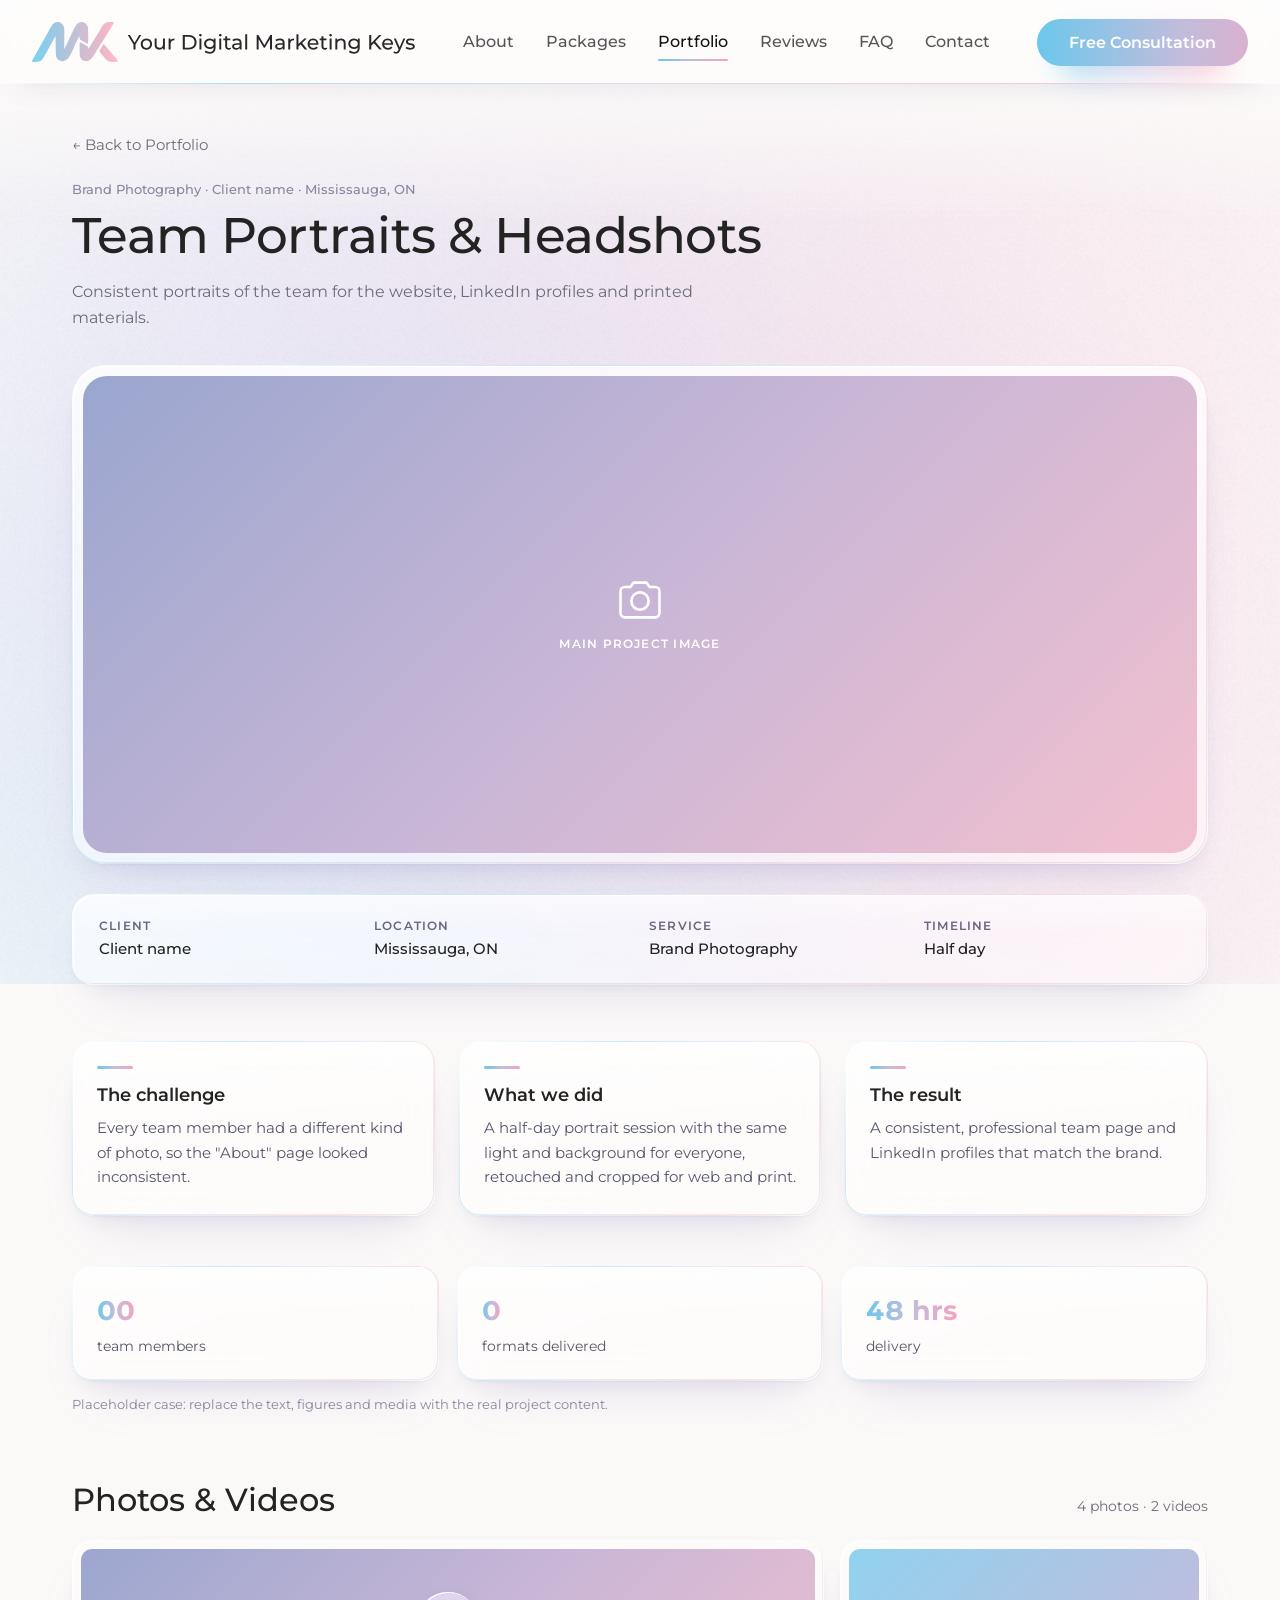
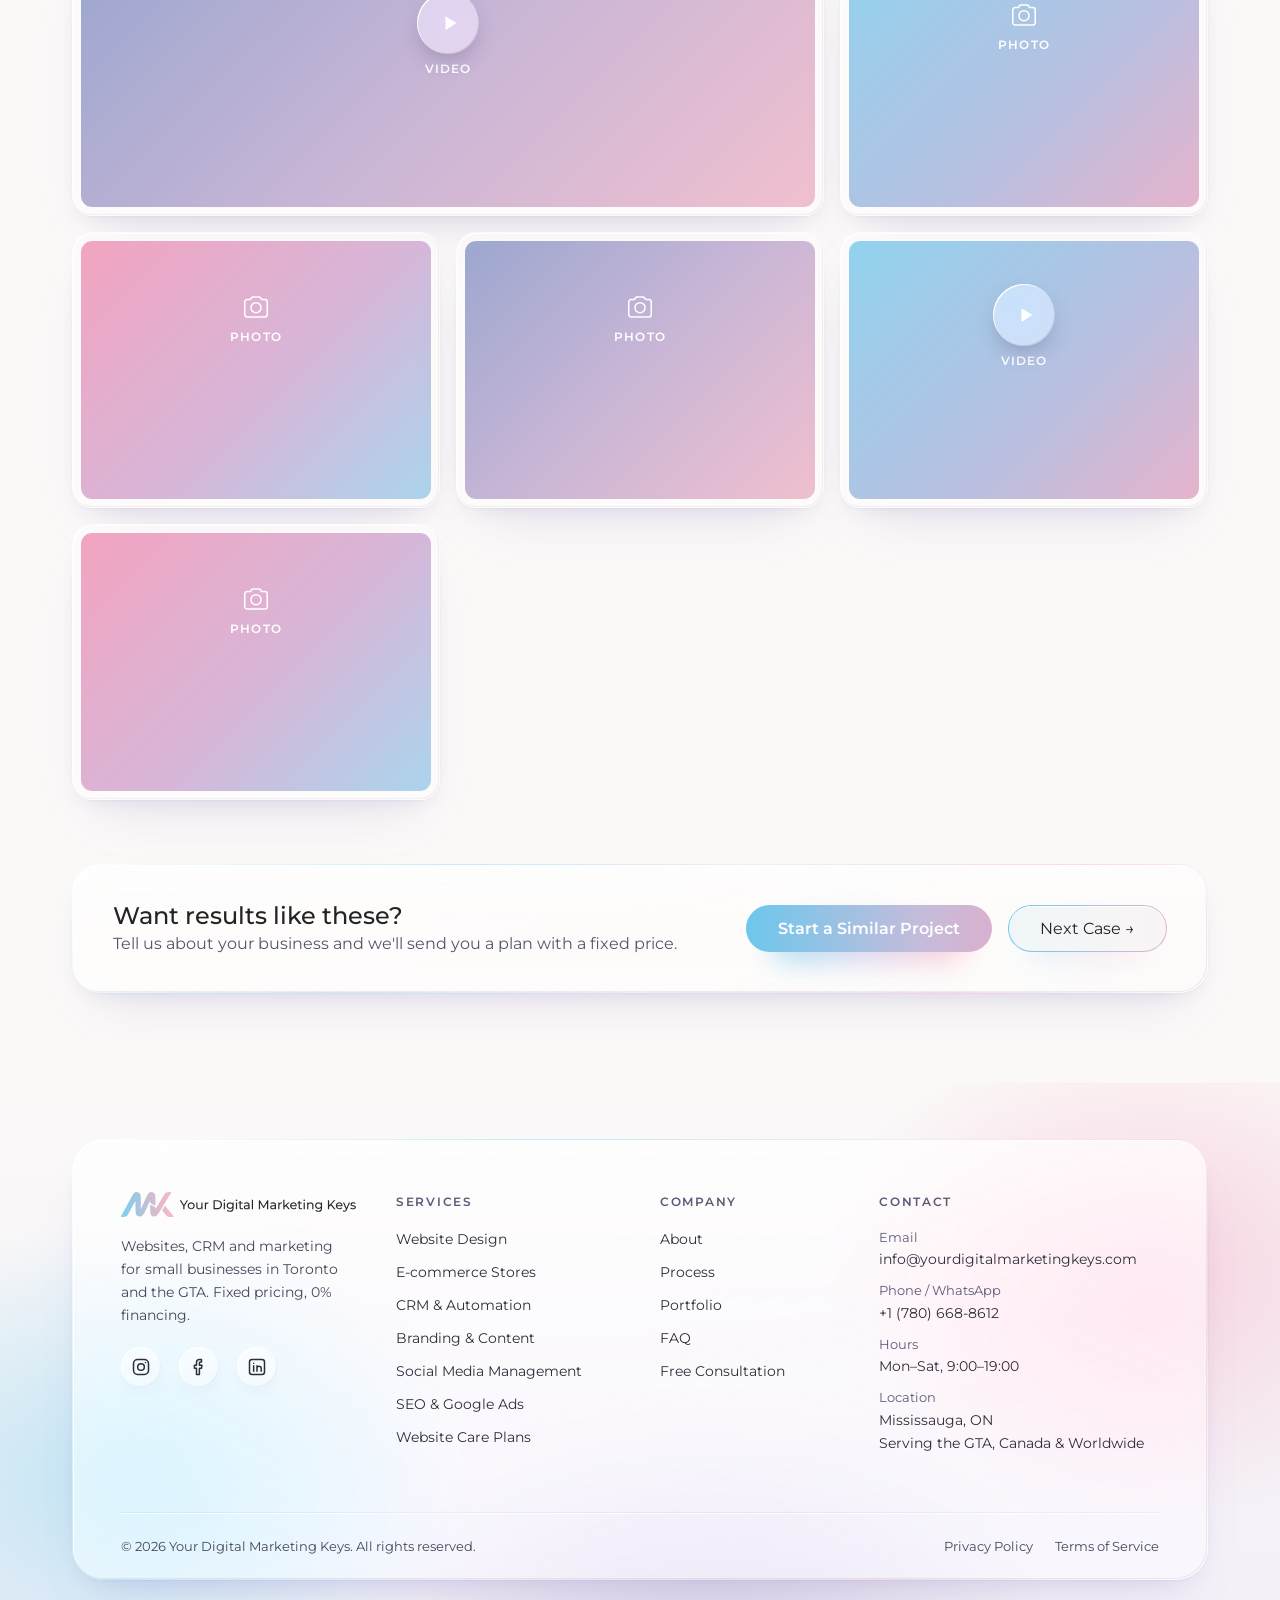
<file: cases/team-portraits-and-headshots.html>
<!DOCTYPE html>
<html lang="en-CA">
<head>
<meta charset="UTF-8">
<meta name="viewport" content="width=device-width, initial-scale=1.0, viewport-fit=cover">
<title>Team Portraits &amp; Headshots – Case Study | YDMK</title>
<meta name="description" content="Consistent portraits of the team for the website, LinkedIn profiles and printed materials.">
<link rel="canonical" href="https://yourdigitalmarketingkeys.com/cases/team-portraits-and-headshots.html">
<!-- Placeholder case: remove the next line once real content is in, and add the page to sitemap.xml -->
<meta name="robots" content="noindex, follow">
<link rel="icon" href="../favicon.ico" sizes="any">
<link rel="icon" type="image/png" sizes="192x192" href="../assets/img/icon-192.png">
<link rel="apple-touch-icon" href="../assets/img/apple-touch-icon.png">
<link rel="manifest" href="../site.webmanifest">
<meta name="theme-color" content="#FBF9F8">
<link rel="preload" href="../assets/fonts/Montserrat-Regular-latin.woff2" as="font" type="font/woff2" crossorigin>
<link rel="preload" href="../assets/fonts/Montserrat-Medium-latin.woff2" as="font" type="font/woff2" crossorigin>
<meta property="og:type" content="article">
<meta property="og:site_name" content="Your Digital Marketing Keys">
<meta property="og:locale" content="en_CA">
<meta property="og:title" content="Team Portraits &amp; Headshots – Case Study | YDMK">
<meta property="og:description" content="Consistent portraits of the team for the website, LinkedIn profiles and printed materials.">
<meta property="og:url" content="https://yourdigitalmarketingkeys.com/cases/team-portraits-and-headshots.html">
<meta property="og:image" content="https://yourdigitalmarketingkeys.com/assets/img/og-image.png">
<meta property="og:image:width" content="1200"><meta property="og:image:height" content="630">
<meta property="og:image:alt" content="Your Digital Marketing Keys – Web Design, CRM &amp; Marketing in Toronto &amp; GTA">
<meta name="twitter:card" content="summary_large_image">
<link rel="stylesheet" href="../assets/css/main.css">
<link rel="stylesheet" href="../assets/css/glass.css">
</head>
<body>
<svg width="0" height="0" style="position:absolute" aria-hidden="true">
  <symbol id="i-mail" viewBox="0 0 24 24"><rect x="3" y="5" width="18" height="14" rx="2.5"/><path d="M4 7l8 6 8-6"/></symbol>
  <symbol id="i-phone" viewBox="0 0 24 24"><path d="M5 4h3.5l2 5-2.3 1.4a11 11 0 005.4 5.4L15 13.5l5 2V19a2 2 0 01-2 2A16 16 0 013 6a2 2 0 012-2z"/></symbol>
  <symbol id="i-time" viewBox="0 0 24 24"><circle cx="12" cy="12" r="9"/><path d="M12 7v5l3 2"/></symbol>
  <symbol id="i-pin" viewBox="0 0 24 24"><path d="M12 21s-7-6.2-7-11.5a7 7 0 0114 0C19 14.8 12 21 12 21z"/><circle cx="12" cy="9.5" r="2.5"/></symbol>
  <symbol id="i-ig" viewBox="0 0 24 24"><rect x="3" y="3" width="18" height="18" rx="5"/><circle cx="12" cy="12" r="4"/><path d="M17.5 6.5h.01"/></symbol>
  <symbol id="i-fb" viewBox="0 0 24 24"><path d="M15 3h-2.5A3.5 3.5 0 009 6.5V10H6.5v3.5H9V21h3.5v-7.5H15l.5-3.5h-3V7a1 1 0 011-1H15z"/></symbol>
  <symbol id="i-in" viewBox="0 0 24 24"><rect x="3" y="3" width="18" height="18" rx="3"/><path d="M8 10.5V17M8 7.5v.01M12 17v-6.5M12 13.5a2.5 2.5 0 015 0V17"/></symbol>
</svg>


<nav class="top" aria-label="Main">
  <div class="wrap">
    <a class="logo" href="../" aria-label="Your Digital Marketing Keys – home"><img src="../assets/img/logo.svg" alt="Your Digital Marketing Keys" width="383" height="40"></a>
    <div class="links">
      <a href="../#about">About</a>
      <a href="../#packages">Packages</a>
      <a class="on" href="../portfolio.html">Portfolio</a>
      <a href="../#reviews">Reviews</a>
      <a href="../faq.html">FAQ</a>
      <a href="../contact.html">Contact</a>
    </div>
    <a class="btn" href="../contact.html">Free Consultation</a>
    <button class="burger" id="burger" aria-label="Open menu" aria-expanded="false"><span></span><span></span><span></span></button>
  </div>
  <div class="mnav" id="mnav">
    <a href="../#about">About</a>
    <a href="../#packages">Packages</a>
    <a href="../portfolio.html">Portfolio</a>
    <a href="../#reviews">Reviews</a>
    <a href="../faq.html">FAQ</a>
    <a href="../contact.html">Contact</a>
    <a class="btn" href="../contact.html">Free Consultation</a>
  </div>
</nav>

<main data-ambient-zone>
  <div class="wrap" style="padding-top:48px">
    <a class="back" href="../portfolio.html">← Back to Portfolio</a>
    <span class="client" style="display:block">Brand Photography · Client name · Mississauga, ON</span>
    <h1 style="margin-top:6px">Team Portraits &amp; Headshots</h1>
    <p style="color:var(--muted);max-width:680px;margin-top:14px">Consistent portraits of the team for the website, LinkedIn profiles and printed materials.</p>
    <div class="hero-frame glass"><div class="case-hero t-photo"><div class="ph" style="display:flex;flex-direction:column;align-items:center;gap:8px;font-size:.78rem;letter-spacing:.1em;text-transform:uppercase;font-weight:600"><svg viewBox="0 0 48 48" fill="none" stroke="#fff" stroke-width="2.4" stroke-linecap="round" stroke-linejoin="round"><path d="M6 16a4 4 0 014-4h5l3-4h12l3 4h5a4 4 0 014 4v20a4 4 0 01-4 4H10a4 4 0 01-4-4z"/><circle cx="24" cy="25" r="8"/></svg>Main project image</div></div></div>
    <div class="meta glass"><div><small>Client</small><span>Client name</span></div><div><small>Location</small><span>Mississauga, ON</span></div><div><small>Service</small><span>Brand Photography</span></div><div><small>Timeline</small><span>Half day</span></div></div>
    <div class="story"><div class="glass" data-tilt="8"><h2>The challenge</h2><p>Every team member had a different kind of photo, so the &quot;About&quot; page looked inconsistent.</p></div><div class="glass" data-tilt="8"><h2>What we did</h2><p>A half-day portrait session with the same light and background for everyone, retouched and cropped for web and print.</p></div><div class="glass" data-tilt="8"><h2>The result</h2><p>A consistent, professional team page and LinkedIn profiles that match the brand.</p></div></div>
    <div class="results"><div class="res glass" data-tilt="10"><b>00</b><span>team members</span></div><div class="res glass" data-tilt="10"><b>0</b><span>formats delivered</span></div><div class="res glass" data-tilt="10"><b>48 hrs</b><span>delivery</span></div></div>
    <p class="case-note">Placeholder case: replace the text, figures and media with the real project content.</p>
    <div class="gal-h"><h2>Photos &amp; Videos</h2><small>4 photos · 2 videos</small></div>
    <div class="gallery"><div data-tilt="14" class="g gframe wide t-photo"><div class="ph"><span class="play"><svg viewBox="0 0 24 24" fill="#9aa0c8"><path d="M7 4.5v15l12-7.5z"/></svg></span>Video</div></div><div data-tilt="14" class="g gframe t-web"><div class="ph"><svg viewBox="0 0 48 48" fill="none" stroke="#fff" stroke-width="2.4" stroke-linecap="round" stroke-linejoin="round"><path d="M6 16a4 4 0 014-4h5l3-4h12l3 4h5a4 4 0 014 4v20a4 4 0 01-4 4H10a4 4 0 01-4-4z"/><circle cx="24" cy="25" r="8"/></svg>Photo</div></div><div data-tilt="14" class="g gframe t-smm"><div class="ph"><svg viewBox="0 0 48 48" fill="none" stroke="#fff" stroke-width="2.4" stroke-linecap="round" stroke-linejoin="round"><path d="M6 16a4 4 0 014-4h5l3-4h12l3 4h5a4 4 0 014 4v20a4 4 0 01-4 4H10a4 4 0 01-4-4z"/><circle cx="24" cy="25" r="8"/></svg>Photo</div></div><div data-tilt="14" class="g gframe t-photo"><div class="ph"><svg viewBox="0 0 48 48" fill="none" stroke="#fff" stroke-width="2.4" stroke-linecap="round" stroke-linejoin="round"><path d="M6 16a4 4 0 014-4h5l3-4h12l3 4h5a4 4 0 014 4v20a4 4 0 01-4 4H10a4 4 0 01-4-4z"/><circle cx="24" cy="25" r="8"/></svg>Photo</div></div><div data-tilt="14" class="g gframe t-web"><div class="ph"><span class="play"><svg viewBox="0 0 24 24" fill="#9aa0c8"><path d="M7 4.5v15l12-7.5z"/></svg></span>Video</div></div><div data-tilt="14" class="g gframe t-smm"><div class="ph"><svg viewBox="0 0 48 48" fill="none" stroke="#fff" stroke-width="2.4" stroke-linecap="round" stroke-linejoin="round"><path d="M6 16a4 4 0 014-4h5l3-4h12l3 4h5a4 4 0 014 4v20a4 4 0 01-4 4H10a4 4 0 01-4-4z"/><circle cx="24" cy="25" r="8"/></svg>Photo</div></div></div>
    <div class="case-cta glass">
      <div><h2>Want results like these?</h2><p>Tell us about your business and we'll send you a plan with a fixed price.</p></div>
      <div class="cta-row">
        <a class="btn" href="../contact.html">Start a Similar Project</a>
        <a class="btn2" href="restaurant-website-redesign.html">Next Case →</a>
      </div>
    </div>
  </div>
</main>

<footer>
  <div class="wrap fpanel glass">
    <div class="fgrid">
      <div class="fbrand">
        <a class="flogo" href="../" aria-label="Your Digital Marketing Keys – home"><img src="../assets/img/logo.svg" alt="Your Digital Marketing Keys" width="326" height="34"></a>
        <p>Websites, CRM and marketing for small businesses in Toronto and the GTA. Fixed pricing, 0% financing.</p>
        <div class="soc">
          <a href="https://instagram.com/" target="_blank" rel="noopener" aria-label="Instagram"><svg><use href="#i-ig"/></svg></a>
          <a href="https://facebook.com/" target="_blank" rel="noopener" aria-label="Facebook"><svg><use href="#i-fb"/></svg></a>
          <a href="https://linkedin.com/" target="_blank" rel="noopener" aria-label="LinkedIn"><svg><use href="#i-in"/></svg></a>
        </div>
      </div>
      <div>
        <p class="fh">Services</p>
        <ul>
          <li><a href="../#packages">Website Design</a></li>
          <li><a href="../#packages">E-commerce Stores</a></li>
          <li><a href="../#packages">CRM &amp; Automation</a></li>
          <li><a href="../portfolio.html?f=photo">Branding &amp; Content</a></li>
          <li><a href="../#services">Social Media Management</a></li>
          <li><a href="../#services">SEO &amp; Google Ads</a></li>
          <li><a href="../#services">Website Care Plans</a></li>
        </ul>
      </div>
      <div>
        <p class="fh">Company</p>
        <ul>
          <li><a href="../#about">About</a></li>
          <li><a href="../#process">Process</a></li>
          <li><a href="../portfolio.html">Portfolio</a></li>
          <li><a href="../faq.html">FAQ</a></li>
          <li><a href="../contact.html">Free Consultation</a></li>
        </ul>
      </div>
      <div>
        <p class="fh">Contact</p>
        <ul>
          <li><small>Email</small><a href="mailto:info@yourdigitalmarketingkeys.com">info@yourdigitalmarketingkeys.com</a></li>
          <li><small>Phone / WhatsApp</small><a href="https://wa.me/17806688612" target="_blank" rel="noopener">+1 (780) 668-8612</a></li>
          <li><small>Hours</small>Mon–Sat, 9:00–19:00</li>
          <li><small>Location</small>Mississauga, ON<br>Serving the GTA, Canada &amp; Worldwide</li>
        </ul>
      </div>
    </div>
    <div class="fbot">
      <span>© 2026 Your Digital Marketing Keys. All rights reserved.</span>
      <nav aria-label="Legal"><a href="../privacy.html">Privacy Policy</a><a href="../terms.html">Terms of Service</a></nav>
    </div>
  </div>
</footer>

<div class="toast" id="toast" role="status" aria-live="polite"></div>
<script src="../assets/js/main.js" defer></script>
<script src="../assets/js/ambient-light.js" defer></script>
<script src="../assets/js/tilt.js" defer></script>
</body>
</html>
</file>
<file: assets/css/main.css>
/* ---------- Fonts: Montserrat, WOFF2 split by script (only the needed subset is downloaded) ---------- */
@font-face{font-family:'Montserrat YDMK';src:url('../fonts/Montserrat-Regular-latin.woff2') format('woff2');font-weight:400;font-style:normal;font-display:swap;unicode-range:U+0000-00FF,U+0131,U+0152-0153,U+02BB-02BC,U+02C6,U+02DA,U+02DC,U+0304,U+0308,U+0329,U+2000-206F,U+2074,U+20AC,U+2122,U+2191,U+2193,U+2190,U+2192,U+2212,U+2215,U+FEFF,U+FFFD}
@font-face{font-family:'Montserrat YDMK';src:url('../fonts/Montserrat-Regular-cyrillic.woff2') format('woff2');font-weight:400;font-style:normal;font-display:swap;unicode-range:U+0301,U+0400-045F,U+0490-0491,U+04B0-04B1,U+2116}
@font-face{font-family:'Montserrat YDMK';src:url('../fonts/Montserrat-Medium-latin.woff2') format('woff2');font-weight:500;font-style:normal;font-display:swap;unicode-range:U+0000-00FF,U+0131,U+0152-0153,U+02BB-02BC,U+02C6,U+02DA,U+02DC,U+0304,U+0308,U+0329,U+2000-206F,U+2074,U+20AC,U+2122,U+2191,U+2193,U+2190,U+2192,U+2212,U+2215,U+FEFF,U+FFFD}
@font-face{font-family:'Montserrat YDMK';src:url('../fonts/Montserrat-Medium-cyrillic.woff2') format('woff2');font-weight:500;font-style:normal;font-display:swap;unicode-range:U+0301,U+0400-045F,U+0490-0491,U+04B0-04B1,U+2116}
@font-face{font-family:'Montserrat YDMK';src:url('../fonts/Montserrat-SemiBold-latin.woff2') format('woff2');font-weight:600;font-style:normal;font-display:swap;unicode-range:U+0000-00FF,U+0131,U+0152-0153,U+02BB-02BC,U+02C6,U+02DA,U+02DC,U+0304,U+0308,U+0329,U+2000-206F,U+2074,U+20AC,U+2122,U+2191,U+2193,U+2190,U+2192,U+2212,U+2215,U+FEFF,U+FFFD}
@font-face{font-family:'Montserrat YDMK';src:url('../fonts/Montserrat-SemiBold-cyrillic.woff2') format('woff2');font-weight:600;font-style:normal;font-display:swap;unicode-range:U+0301,U+0400-045F,U+0490-0491,U+04B0-04B1,U+2116}
@font-face{font-family:'Montserrat YDMK';src:url('../fonts/Montserrat-Bold-latin.woff2') format('woff2');font-weight:700;font-style:normal;font-display:swap;unicode-range:U+0000-00FF,U+0131,U+0152-0153,U+02BB-02BC,U+02C6,U+02DA,U+02DC,U+0304,U+0308,U+0329,U+2000-206F,U+2074,U+20AC,U+2122,U+2191,U+2193,U+2190,U+2192,U+2212,U+2215,U+FEFF,U+FFFD}
@font-face{font-family:'Montserrat YDMK';src:url('../fonts/Montserrat-Bold-cyrillic.woff2') format('woff2');font-weight:700;font-style:normal;font-display:swap;unicode-range:U+0301,U+0400-045F,U+0490-0491,U+04B0-04B1,U+2116}


/* YDMK — shared styles for every page. Home-only wave & glass: home.css */
:root{
  --bg:#FBF9F8; --surface:#FFFFFF; --ink:#232323; --ink-2:#4a4a52; --muted:#6c6c78;
  --blue:#75D0ED; --pink:#F4A3BF; --blue60:rgba(117,208,237,.6);
  --g:linear-gradient(90deg,#6CC7EC,#C4BCDB 50%,#F4A3BF);
  --g-soft:linear-gradient(120deg,#d9eef9 0%,#ebe3f1 50%,#f5d5e2 100%);
  --line:rgba(150,160,205,.28); --soft:#F3F0F5;
  --shadow:0 10px 30px rgba(110,120,170,.10);
  --font:'Montserrat YDMK','Montserrat','Segoe UI',Arial,sans-serif;
  color-scheme:light;
}
*{margin:0;padding:0;box-sizing:border-box}
[hidden]{display:none!important}
html{scroll-behavior:smooth;scroll-padding-top:96px}
body{font-family:var(--font);color:var(--ink);background:var(--bg);line-height:1.6;font-size:16px;-webkit-font-smoothing:antialiased}
img{max-width:100%;display:block}
a{color:inherit}
button{font-family:var(--font)}
.wrap{max-width:1200px;margin:0 auto;padding-inline:32px}
h1{font-size:clamp(2.1rem,4.4vw,3.15rem);line-height:1.18;font-weight:500;letter-spacing:-.01em;text-wrap:balance}
h2{font-size:clamp(1.5rem,2.6vw,2rem);line-height:1.25;font-weight:500;text-wrap:balance}
h3{font-size:1.1rem;font-weight:600;line-height:1.35}
.gt{background:var(--g);-webkit-background-clip:text;background-clip:text;color:transparent;font-weight:700}
.center{text-align:center}
.lead{font-size:1.05rem;max-width:720px;margin:14px auto 44px;text-align:center;color:var(--muted)}
section{padding-block:88px}
:focus-visible{outline:2px solid #5aa9d6;outline-offset:3px;border-radius:6px}

/* ---------- Buttons (Montserrat Regular) ---------- */
.btn,.btn2{position:relative;display:inline-flex;align-items:center;justify-content:center;gap:8px;font:400 1rem var(--font);padding:14px 32px;border-radius:40px;text-decoration:none;cursor:pointer;transition:background-position .35s,box-shadow .25s,transform .2s;white-space:nowrap}
.btn{background:var(--g);background-size:140% 100%;color:#fff;border:0;font-weight:600}
.btn:hover{background-position:100% 0;box-shadow:0 10px 24px rgba(244,163,191,.38);transform:translateY(-1px)}
.btn2{background:transparent;color:var(--ink);border:0;isolation:isolate}
.btn2::before{content:"";position:absolute;inset:0;border-radius:inherit;border:1.5px solid transparent;background:var(--g) border-box;background-size:140% 100%;transition:background-position .35s;-webkit-mask:linear-gradient(#fff 0 0) padding-box,linear-gradient(#fff 0 0) border-box;-webkit-mask-composite:xor;mask-composite:exclude;pointer-events:none;z-index:-1}
.btn2:hover{box-shadow:0 10px 24px rgba(244,163,191,.38);transform:translateY(-1px)}
.btn2:hover::before{background-position:100% 0}

/* ---------- Nav ---------- */
nav.top{position:sticky;top:env(safe-area-inset-top,0px);z-index:50;background:rgba(251,249,248,.9);backdrop-filter:blur(12px);-webkit-backdrop-filter:blur(12px);box-shadow:0 2px 24px rgba(120,130,170,.08)}
nav.top .wrap{max-width:1320px;display:flex;align-items:center;justify-content:space-between;gap:24px;height:84px}
.logo{display:block;flex:none}
.logo img{height:40px;width:auto}
.links{display:flex;gap:32px}
.links a{color:#555;text-decoration:none;font-size:1rem;font-weight:500;padding:6px 0;position:relative}
.links a::after{content:"";position:absolute;left:0;right:0;bottom:0;height:2px;background:var(--g);transform:scaleX(0);transition:transform .25s;border-radius:2px}
.links a:hover,.links a.on{color:#111}
.links a:hover::after,.links a.on::after{transform:scaleX(1)}
.burger{display:none;background:none;border:0;width:44px;height:44px;cursor:pointer;border-radius:10px}
.burger span{display:block;width:22px;height:2px;background:var(--ink);margin:5px auto;border-radius:2px}
.mnav{display:none}

/* ---------- Hero + value block share one atmosphere ---------- */
.atmo{position:relative;overflow:hidden;overflow:clip} /* clip: anchors like #about must not scroll this box internally */
.hero{position:relative;z-index:1;padding-block:210px 150px}
.kicker{display:inline-block;font-size:.8rem;font-weight:600;letter-spacing:.12em;text-transform:uppercase;color:#5aa9d6;margin-bottom:16px}
.hero-in{max-width:720px;margin-left:clamp(0px,4vw,60px)}
.hero p.sub{font-size:1.05rem;margin:26px 0 30px;color:#333;max-width:590px}.hero h1{white-space:nowrap}@media(max-width:760px){.hero h1{white-space:normal}}
.cta-row{display:flex;flex-wrap:wrap;gap:16px}
.badges{display:flex;gap:10px;flex-wrap:wrap;margin-top:18px;max-width:610px}
.badge{background:rgba(255,255,255,.8);border:1px solid var(--line);border-radius:30px;padding:8px 22px;font-size:.9rem;color:#555}

.band{position:relative;z-index:1;background:rgba(255,255,255,.6)}
.vgrid{display:grid;grid-template-columns:repeat(4,minmax(0,1fr));gap:24px}
.vcard{background:var(--surface);border-radius:24px;padding:32px 24px;text-align:center;box-shadow:var(--shadow);border:1px solid rgba(255,255,255,.7)}
.vcard h3{font-size:1.15rem;margin-bottom:10px}
.vcard p{color:var(--muted);font-size:.9rem;line-height:1.55}
.pills{display:flex;flex-wrap:wrap;gap:12px;justify-content:center;margin-top:42px}
.pill{font:400 .95rem var(--font);color:#555;background:rgba(255,255,255,.85);border:1px solid var(--line);border-radius:30px;padding:10px 24px;cursor:pointer;text-decoration:none;transition:border-color .2s,color .2s,transform .2s}
.pill:hover{border-color:var(--pink);color:#111;transform:translateY(-1px)}
.pill.lbl{background:linear-gradient(90deg,rgba(117,208,237,.11),rgba(255,179,194,.11));border-color:transparent;color:#75D0ED;font-weight:700;cursor:default;transform:none}

/* ---------- Packages ---------- */
.alt{background:linear-gradient(180deg,#eef3fa 0%,#f6eff4 60%,var(--bg) 100%)}
.pgrid{display:grid;grid-template-columns:repeat(4,minmax(0,1fr));gap:22px}
.card{position:relative;background:var(--surface);border-radius:24px;padding:32px 26px;border:1px solid var(--line);box-shadow:var(--shadow);display:flex;flex-direction:column}
.card.hot{border:1.5px solid var(--pink)}
.tag{position:absolute;top:-13px;right:22px;background:var(--g);color:#fff;font-size:.75rem;font-weight:600;padding:4px 14px;border-radius:20px}
.price{font-size:1.9rem;font-weight:700;margin:12px 0 2px;background:var(--g);-webkit-background-clip:text;background-clip:text;color:transparent;width:fit-content;font-variant-numeric:tabular-nums}
.per{font-size:.86rem;color:var(--muted)}
.card ul{list-style:none;margin:18px 0 26px;flex:1}
.card li,.dots li{padding-left:22px;position:relative;margin-bottom:9px;font-size:.9rem;color:#444}
.card li::before,.dots li::before{content:"";position:absolute;left:0;top:.55em;width:8px;height:8px;border-radius:50%;background:var(--g);opacity:.7}
.card .btn{width:100%;padding:13px;font-size:.93rem}

/* ---------- Process steps ---------- */
.steps{max-width:860px;margin:0 auto;list-style:none}
.step{display:grid;grid-template-columns:44px minmax(0,1fr);column-gap:24px;position:relative;padding-bottom:30px}
.step:not(:last-child)::after{content:"";position:absolute;left:21px;top:52px;bottom:6px;width:2px;background:linear-gradient(var(--c),var(--c2));opacity:.45;border-radius:2px}
.step:nth-child(1){--c:rgba(117,208,237,.6);--c2:rgba(149,195,229,.6)}
.step:nth-child(2){--c:rgba(149,195,229,.6);--c2:rgba(181,183,221,.6)}
.step:nth-child(3){--c:rgba(181,183,221,.6);--c2:rgba(213,171,212,.6)}
.step:nth-child(4){--c:rgba(213,171,212,.6);--c2:rgba(244,163,191,.6)}
.step:nth-child(5){--c:rgba(244,163,191,.6)}
.num{width:44px;height:44px;border-radius:50%;background:var(--c);color:#fff;display:flex;align-items:center;justify-content:center;font-weight:600;font-size:1.05rem;line-height:1;font-variant-numeric:tabular-nums lining-nums}
.step h3{padding-top:9px}
.step p{color:var(--muted);font-size:.94rem;margin-top:4px}

/* ---------- Plans table ---------- */
.tscroll{overflow-x:auto;border-radius:24px;box-shadow:var(--shadow);border:1px solid var(--line);background:var(--surface)}
table.plans{width:100%;min-width:620px;border-collapse:separate;border-spacing:0;background:var(--surface)}
.plans th{background:#f4f9fc;color:var(--ink);padding:16px 20px;text-align:left;font-size:.9rem;font-weight:600;box-shadow:inset 0 -1px 0 #e4edf3,inset -1px 0 0 #e4edf3,inset 1px 0 0 #fff}
.plans th:last-child{box-shadow:inset 0 -1px 0 #e4edf3,inset 1px 0 0 #fff}
.plans td+td{box-shadow:inset 1px 0 0 #f1edf3}
.plans tr:not(:first-child):hover td{background:#fcfbfd}
.plans td{padding:16px 20px;border-top:1px solid #efeaf0;font-size:.92rem;vertical-align:top;color:#444}
.plans td:last-child,.plans th:last-child{white-space:nowrap;font-variant-numeric:tabular-nums;width:170px}
.plans td:first-child{width:210px}
.plans td:last-child{font-weight:600;color:var(--ink)}
.note{margin-top:26px}
.note b{font-weight:600}

/* ---------- FAQ ---------- */
.faq details{background:var(--surface);border-radius:18px;margin:0 auto 12px;max-width:860px;border:1px solid var(--line);box-shadow:0 4px 16px rgba(120,130,170,.07)}
.faq summary{cursor:pointer;font-weight:600;padding:18px 24px;list-style:none;font-size:.98rem;display:flex;gap:14px;align-items:baseline}
.faq summary::-webkit-details-marker{display:none}
.faq summary::before{content:"+";color:var(--pink);font-weight:700;font-size:1.25rem;width:12px;flex:none}
.faq details[open] summary::before{content:"–"}
.faq details p{padding:0 24px 20px 50px;color:var(--muted);font-size:.94rem}
.more{text-align:center;margin-top:28px}
.fgroup{max-width:860px;margin:0 auto 12px;font-size:.78rem;letter-spacing:.14em;text-transform:uppercase;font-weight:600;color:#8a86a0;padding-top:26px}
.fgroup:first-child{padding-top:0}

/* ---------- Reviews ---------- */
.rev-top{display:flex;justify-content:space-between;align-items:flex-end;gap:24px;flex-wrap:wrap;margin-bottom:34px}
.rating{display:flex;align-items:center;gap:16px;background:var(--surface);border:1px solid var(--line);border-radius:20px;padding:14px 22px;box-shadow:var(--shadow)}
.rating b{font-size:2rem;font-weight:700;line-height:1;font-variant-numeric:tabular-nums}
.rating small{display:block;color:var(--muted);font-size:.8rem}
.stars{display:inline-flex;gap:2px;color:#F5B400}
.stars svg{width:16px;height:16px;fill:currentColor}
.rev-track{display:grid;grid-auto-flow:column;grid-auto-columns:calc((100% - 72px)/4);gap:24px;overflow-x:auto;scroll-snap-type:x mandatory;padding:6px 2px 18px;scrollbar-width:thin}
.review{scroll-snap-align:start;background:var(--surface);border:1px solid var(--line);border-radius:22px;padding:24px;box-shadow:var(--shadow);display:flex;flex-direction:column;gap:12px;min-width:0}
.rhead{display:flex;align-items:center;gap:12px}
.av{width:42px;height:42px;border-radius:50%;display:grid;place-items:center;color:#fff;font-weight:600;flex:none}
.rhead b{display:block;font-weight:600;font-size:.95rem}
.rhead small{color:var(--muted);font-size:.78rem}
.review p{color:#444;font-size:.9rem;flex:1}
.review .src{font-size:.76rem;color:#8a86a0;border-top:1px solid #f0ecf2;padding-top:10px}
.rev-nav{display:flex;gap:10px}
.rev-nav button{width:44px;height:44px;border-radius:50%;border:1px solid var(--line);background:var(--surface);cursor:pointer;font-size:1.1rem;color:#555;transition:.2s}
.rev-nav button:hover{border-color:var(--pink);color:#111}
.rev-foot{display:flex;justify-content:space-between;align-items:center;gap:16px;flex-wrap:wrap;margin-top:18px}
.rev-foot small{color:#8a86a0;font-size:.8rem}

/* ---------- Home CTA ---------- */
.hcta{text-align:center}
.hcta p{color:var(--muted);max-width:560px;margin:12px auto 28px}
.hcta .cta-row{justify-content:center}

/* ---------- Page headers (Portfolio / FAQ / Contact / Case) ---------- */
.phead{padding-block:90px 30px;position:relative;overflow:hidden}
.phead::after{content:"";position:absolute;right:-10%;top:-40%;width:60%;height:140%;background:radial-gradient(closest-side,rgba(244,163,191,.33),rgba(108,199,236,.16),transparent);filter:blur(30px);pointer-events:none}
.phead .wrap{position:relative;z-index:1}
.phead p{color:var(--muted);max-width:620px;margin-top:14px}
.back{display:inline-flex;align-items:center;gap:8px;font-size:.92rem;color:var(--muted);text-decoration:none;margin-bottom:22px}
.back:hover{color:var(--ink)}

/* ---------- Contact page ---------- */
.cgrid{display:grid;grid-template-columns:minmax(0,.8fr) minmax(0,1.4fr);gap:48px;align-items:start;padding-block:30px 90px}
.cline{display:flex;gap:14px;align-items:flex-start;margin-bottom:18px;font-size:.98rem}
.cline svg{width:22px;height:22px;flex:none;margin-top:2px;stroke:var(--blue);fill:none;stroke-width:1.8;stroke-linecap:round;stroke-linejoin:round}
.cline a{text-decoration:none;font-weight:500}
.cline a:hover{text-decoration:underline}
.cline small{display:block;color:var(--muted);font-size:.8rem}
.next{margin-top:30px;border-top:1px solid #ece7ee;padding-top:24px}
.next h2{font-size:.95rem;margin-bottom:12px}
.dots{list-style:none}
.dots li{font-size:.9rem}
.soc{display:flex;gap:18px;margin-top:26px}
.soc a{display:inline-flex;transition:transform .2s,opacity .2s}
.soc a:hover{transform:translateY(-2px);opacity:.75}
.soc svg{width:22px;height:22px;fill:none;stroke-width:1.8;stroke-linecap:round;stroke-linejoin:round}
.cinfo .soc svg{stroke:var(--blue)}

.form{background:var(--surface);border-radius:28px;padding:36px;box-shadow:0 20px 50px rgba(110,110,160,.12);border:1px solid var(--line)}
.form h2{font-size:1.25rem;font-weight:600}
.form .hint{color:var(--muted);font-size:.88rem;margin-top:4px}
fieldset{border:0;border-top:1px solid #eee9ef;padding-top:22px;margin-top:24px}
legend{font-size:.74rem;font-weight:600;letter-spacing:.12em;text-transform:uppercase;color:#8a86a0;padding-right:12px}
.fg{display:grid;grid-template-columns:1fr 1fr;gap:16px 18px;margin-top:6px}
.fg .full{grid-column:1/-1}
.f label,.f .lab{display:block;font-size:.85rem;font-weight:500;margin-bottom:6px;color:#333}
.req{color:#d9668d}
.opt{color:var(--muted);font-weight:400}
.f input,.f select,.f textarea{width:100%;font:400 .95rem var(--font);color:var(--ink);background:#fbfafc;border:1px solid #e2dfe8;border-radius:12px;padding:12px 14px;transition:border-color .2s,box-shadow .2s;appearance:none;-webkit-appearance:none}
.f select{background-image:url("data:image/svg+xml,%3Csvg xmlns='http://www.w3.org/2000/svg' width='12' height='8' viewBox='0 0 12 8'%3E%3Cpath d='M1 1l5 5 5-5' stroke='%23999' stroke-width='1.6' fill='none' stroke-linecap='round'/%3E%3C/svg%3E");background-repeat:no-repeat;background-position:right 14px center;padding-right:38px}
.f textarea{min-height:110px;resize:vertical}
.f input:focus,.f select:focus,.f textarea:focus{outline:none;border-color:#9ccfe9;box-shadow:0 0 0 4px rgba(108,199,236,.18);background:#fff}
.f.err input,.f.err select,.f.err textarea{border-color:#e07a9b}
.f .msg{display:none;font-size:.78rem;color:#c2527a;margin-top:5px}
.f.err .msg{display:block}
.chips{display:flex;flex-wrap:wrap;gap:8px}
.chip{position:relative}
.chip input{position:absolute;opacity:0;pointer-events:none}
.chip span{display:inline-block;font-size:.86rem;font-weight:400;padding:8px 16px;border-radius:30px;border:1px solid #e2dfe8;background:#fbfafc;cursor:pointer;transition:.2s;user-select:none}
.chip input:checked+span{background:linear-gradient(90deg,rgba(117,208,237,.14),rgba(255,179,194,.14));border-color:#b9dcee;color:#111}
.chip input:focus-visible+span{outline:2px solid #5aa9d6;outline-offset:2px}
.consent{display:flex;gap:12px;align-items:flex-start;font-size:.84rem;color:var(--muted);margin-top:22px;cursor:pointer}
.consent input{margin-top:3px;width:18px;height:18px;accent-color:#e58fb0;flex:none}
.consent.err{color:#c2527a}
.fsub{display:flex;align-items:center;justify-content:space-between;gap:16px;flex-wrap:wrap;margin-top:24px}
.fsub small{color:var(--muted);font-size:.8rem}
.done{text-align:center;padding:30px 10px}
.done .tick{width:74px;height:74px;border-radius:50%;background:var(--g);display:grid;place-items:center;margin:0 auto 20px}
.done h2{font-size:1.4rem;margin-bottom:8px}
.done p{color:var(--muted);max-width:420px;margin:0 auto}
.summary{text-align:left;max-width:420px;margin:24px auto;background:var(--soft);border-radius:16px;padding:16px 20px;font-size:.88rem}
.summary div{display:flex;justify-content:space-between;gap:16px;padding:5px 0;border-bottom:1px dashed #e2dce6}
.summary div:last-child{border:0}
.summary span:first-child{color:var(--muted)}
.summary span:last-child{text-align:right;font-weight:500}

/* ---------- Portfolio ---------- */
.filters{display:flex;gap:10px;flex-wrap:wrap;margin-top:34px}
.filters button{font:400 .93rem var(--font);color:#555;background:#fff;border:1px solid var(--line);border-radius:30px;padding:10px 22px;cursor:pointer;transition:.2s;display:inline-flex;gap:8px;align-items:center}
.filters button b{font-weight:500;font-size:.75rem;color:#8a86a0;background:var(--soft);border-radius:20px;padding:1px 8px;font-variant-numeric:tabular-nums}
.filters button:hover{border-color:var(--pink)}
.filters button.on{background:var(--g);color:#fff;border-color:transparent;font-weight:600}
.filters button.on b{background:rgba(255,255,255,.3);color:#fff}
.pfgrid{display:grid;grid-template-columns:repeat(3,minmax(0,1fr));gap:26px;padding-block:34px 70px}
.proj{background:var(--surface);border-radius:24px;overflow:hidden;border:1px solid var(--line);box-shadow:var(--shadow);display:flex;flex-direction:column;transition:transform .25s,box-shadow .25s}
.proj:hover{transform:translateY(-4px);box-shadow:0 18px 40px rgba(110,120,170,.16)}
.thumb{aspect-ratio:16/10;max-width:100%;position:relative;display:grid;place-items:center;color:rgba(255,255,255,.95)}
.thumb .ph{display:flex;flex-direction:column;align-items:center;gap:8px;font-size:.76rem;letter-spacing:.1em;text-transform:uppercase;font-weight:600}
.thumb .ph svg{width:38px;height:38px}
.thumb .cat{position:absolute;left:16px;top:16px;background:rgba(255,255,255,.92);color:#444;font-size:.74rem;font-weight:600;padding:5px 12px;border-radius:20px}
.t-web{background:linear-gradient(135deg,#8fd3ef,#b9bfe0 60%,#e9b3cb)}
.t-smm{background:linear-gradient(135deg,#f4a3bf,#d7b6d8 55%,#a9d6ee)}
.t-photo{background:linear-gradient(135deg,#9aa6cf,#c9b6d6 50%,#f2c0cf)}
.pbody{padding:22px 24px 24px;display:flex;flex-direction:column;flex:1}
.client{font-size:.8rem;color:#8a86a0;font-weight:500}
.pbody h3{margin:4px 0 8px}
.pbody p{font-size:.9rem;color:var(--muted);flex:1}
.ptags{display:flex;flex-wrap:wrap;gap:6px;margin:16px 0 20px}
.ptags span{font-size:.74rem;background:var(--soft);color:#5d5a70;border-radius:20px;padding:4px 10px}
.pbtns{display:grid;grid-template-columns:1fr 1fr;gap:10px;margin-top:auto}
.pbtns .btn,.pbtns .btn2{padding:11px 10px;font-size:.86rem;width:100%;min-width:0}
.pcta{text-align:center;padding-block:10px 90px}
.pcta p{color:var(--muted);margin:10px auto 24px;max-width:520px}

/* ---------- Case page ---------- */
.case-hero{aspect-ratio:21/9;max-width:100%;border-radius:28px;display:grid;place-items:center;color:#fff;margin-top:34px}
.case-hero .ph svg{width:52px;height:52px}
.meta{display:grid;grid-template-columns:repeat(4,minmax(0,1fr));gap:18px;margin-top:30px;padding:22px 26px;background:var(--surface);border:1px solid var(--line);border-radius:20px}
.meta small{display:block;font-size:.74rem;letter-spacing:.1em;text-transform:uppercase;color:#8a86a0;font-weight:600}
.meta span{font-size:.95rem;font-weight:500}
.story{display:grid;grid-template-columns:repeat(3,minmax(0,1fr));gap:24px;padding-block:56px 20px}
.story div{padding-top:18px;border-top:2px solid var(--blue60)}
.story h2{font-size:1.1rem;font-weight:600;line-height:1.35;margin-bottom:10px}
.story p{color:var(--muted);font-size:.95rem}
.results{display:grid;grid-template-columns:repeat(3,minmax(0,1fr));gap:18px;margin-top:30px}
.res{background:var(--surface);border:1px solid var(--line);border-radius:20px;padding:22px 24px}
.res b{display:block;font-size:1.7rem;font-weight:700;background:var(--g);-webkit-background-clip:text;background-clip:text;color:transparent;width:fit-content;font-variant-numeric:tabular-nums}
.res span{font-size:.88rem;color:var(--muted)}
.gal-h{display:flex;justify-content:space-between;align-items:baseline;gap:16px;flex-wrap:wrap;margin-top:64px}
.gal-h small{color:var(--muted);font-size:.85rem}
.gallery{display:grid;grid-template-columns:repeat(3,minmax(0,1fr));gap:16px;margin-top:20px}
.gallery .g{border-radius:18px;aspect-ratio:4/3;max-width:100%;display:grid;place-items:center;color:#fff;position:relative;overflow:hidden}
.gallery .g.wide{grid-column:span 2;aspect-ratio:auto}
.gallery .g .ph{display:flex;flex-direction:column;align-items:center;gap:6px;font-size:.72rem;letter-spacing:.1em;text-transform:uppercase;font-weight:600}
.gallery .g svg{width:30px;height:30px}
.play{width:62px;height:62px;border-radius:50%;background:rgba(255,255,255,.9);display:grid;place-items:center}
.play svg{width:22px!important;height:22px!important;margin-left:3px}
.case-note{margin-top:14px;font-size:.8rem;color:#8a86a0}
.case-cta{display:flex;justify-content:space-between;align-items:center;gap:24px;flex-wrap:wrap;padding-block:56px 90px;border-top:1px solid #ece7ee;margin-top:64px}
.case-cta h2{font-size:1.5rem}
.case-cta p{color:var(--muted)}

/* ---------- Legal pages ---------- */
.legal{max-width:780px;padding-block:10px 90px}
.legal .upd{font-size:.85rem;color:#8a86a0;margin-bottom:26px}
.legal h2{font-size:1.2rem;font-weight:600;margin:34px 0 10px}
.legal p,.legal li{color:#444;font-size:.95rem}
.legal p+p{margin-top:10px}
.legal ul{list-style:none;margin:10px 0}
.legal li{padding-left:20px;position:relative;margin-bottom:8px}
.legal li::before{content:"";position:absolute;left:2px;top:.62em;width:6px;height:6px;border-radius:50%;background:var(--g);opacity:.7}
.legal a{color:inherit}
.legal .box{margin-top:40px;padding:22px 24px;border:1px solid var(--line);border-radius:18px;background:var(--surface)}
.legal-nav{display:flex;gap:10px;flex-wrap:wrap;margin-top:26px}

/* ---------- Footer ---------- */
footer{background:var(--surface);border-top:1px solid #efeaf0;padding-block:60px 0}
.fgrid{display:grid;grid-template-columns:repeat(4,minmax(0,1fr));gap:56px}
.flogo{display:flex;align-items:center;gap:12px;text-decoration:none}
.flogo img{height:auto;width:100%;max-width:250px}
.fbrand p{color:#46465a;font-size:.9rem;margin:18px 0 20px;max-width:300px}
footer .soc{margin-top:0}
footer .soc svg{stroke:#2e2d3a}
footer .fh{font-size:.76rem;letter-spacing:.14em;text-transform:uppercase;font-weight:600;color:#5d5a78;margin-bottom:16px}
footer ul{list-style:none}
footer li{margin-bottom:10px;font-size:.9rem;color:#2e2d3a}
footer li a{text-decoration:none}
footer li a:hover{text-decoration:underline}
footer li small{display:block;color:#5d5a78;font-size:.8rem}
.fbot{margin-top:48px;border-top:1px solid #efeaf0;padding-block:22px;display:flex;justify-content:space-between;gap:16px;flex-wrap:wrap;font-size:.82rem;color:#46465a}
.fbot nav{display:flex;gap:22px}
.fbot a{text-decoration:none}.fbot a:hover{color:#000}

/* ---------- Toast ---------- */
.toast{position:fixed;left:50%;bottom:calc(24px + env(safe-area-inset-bottom,0px));transform:translate(-50%,20px);background:#2a2833;color:#fff;font-size:.88rem;padding:12px 20px;border-radius:30px;opacity:0;transition:.3s;z-index:90;pointer-events:none;max-width:calc(100% - 32px);text-align:center}
.toast.show{opacity:1;transform:translate(-50%,0)}

@media(max-width:1080px){
  .pgrid,.vgrid{grid-template-columns:repeat(2,minmax(0,1fr))}
  .fgrid{grid-template-columns:1fr 1fr;gap:40px}
  .pfgrid{grid-template-columns:repeat(2,minmax(0,1fr))}
  .rev-track{grid-auto-columns:calc((100% - 24px)/2)}
  .meta{grid-template-columns:repeat(2,minmax(0,1fr))}
}
@media(max-width:960px){
  .links,nav.top .wrap>.btn{display:none}
  .burger{display:block}
  .mnav{display:block;overflow:hidden;max-height:0;transition:max-height .3s;background:rgba(251,249,248,.98)}
  .mnav.open{max-height:460px;border-top:1px solid #eee}
  .mnav a{display:block;padding:14px 32px;text-decoration:none;font-weight:500;color:#444;border-bottom:1px solid #f1eef2}
  .mnav .btn{margin:16px 32px 20px;display:flex;border-bottom:0;color:#fff}
  .cgrid{grid-template-columns:1fr}
  .hero{padding-block:90px 110px}
  .story,.results{grid-template-columns:1fr}
}
@media(max-width:640px){
  .wrap{padding-inline:18px}
  nav.top .wrap{height:70px}
  .logo img{height:30px}
  section{padding-block:64px}
  .pgrid,.vgrid,.pfgrid,.fgrid{grid-template-columns:1fr}
  .fg{grid-template-columns:1fr}
  .form{padding:26px 20px}
  .cta-row .btn,.cta-row .btn2{width:100%}
  .faq details p{padding-left:24px}
  .mnav a{padding-inline:18px}.mnav .btn{margin-inline:18px}
  .gallery{grid-template-columns:1fr 1fr}
  .gallery .g.wide{grid-column:1/-1;aspect-ratio:16/9}
  .case-hero{aspect-ratio:4/3}
  .step{column-gap:16px}
  .rev-track{grid-auto-columns:86%}
}
@media(prefers-reduced-motion:reduce){*{transition:none!important;scroll-behavior:auto!important}}

/* visually hidden, still read by search engines and screen readers */
.sr-only{position:absolute;width:1px;height:1px;padding:0;margin:-1px;overflow:hidden;clip:rect(0,0,0,0);white-space:nowrap;border:0}
</file>
<file: assets/css/home.css>
/* Home only: animated wave ribbon behind the hero, continuing under the frosted-glass value block */
.atmo{--wv-pink:#ffb3c2;--wv-peach:#f8c9a3;--wv-lav:#cdb8ec;--wv-blue:#93d3ec;--wv-blue2:#75d0ed;--wv-bg:#fbfaf8}
.wv-bg{position:absolute;inset:0;z-index:0;opacity:.97;pointer-events:none}
.wv-gradient{position:absolute;inset:0;background-image:linear-gradient(120deg,var(--wv-bg) 0%,#fdfbfa 30%,var(--wv-bg) 55%,#fcfbfa 80%,var(--wv-bg) 100%);background-size:400% 400%;animation:wv-flow 20s ease-in-out infinite}
@keyframes wv-flow{0%,100%{background-position:0% 0%}50%{background-position:100% 100%}}
.wv-texture{position:absolute;inset:-25%;width:150%;height:150%;filter:blur(70px);mix-blend-mode:multiply;opacity:.14;background-image:radial-gradient(38% 30% at 22% 28%,var(--wv-blue2),transparent 70%),radial-gradient(34% 26% at 72% 20%,var(--wv-pink),transparent 70%),radial-gradient(40% 32% at 55% 62%,var(--wv-lav),transparent 70%),radial-gradient(30% 24% at 15% 75%,var(--wv-peach),transparent 70%),radial-gradient(36% 28% at 85% 70%,var(--wv-blue),transparent 70%);background-repeat:no-repeat;animation:wv-drift 24s ease-in-out infinite}
@keyframes wv-drift{0%,100%{transform:translate(0,0) scale(1) rotate(0)}33%{transform:translate(-3%,2.5%) scale(1.04) rotate(2deg)}66%{transform:translate(2.5%,-2%) scale(1.02) rotate(-1.5deg)}}
/* box the size of the prototype hero (92vh); the ribbon continues below it into the value block */
.wv-frame{position:absolute;top:0;left:0;width:100%;height:92vh}
.wv-ribbon{position:absolute;inset:6% -30% auto auto;width:148%;height:96%;transform:translate(-25%,35%) rotate(-24deg) scaleY(1.25);transform-origin:80% 20%}
.wv-ribbon svg{display:block;width:100%;height:100%;overflow:visible}
.wv-path{filter:blur(8px)}
.wv-path.main{opacity:.95;stroke:rgba(255,255,255,.75);stroke-width:2}
.wv-path.under{opacity:.8;filter:blur(13px)}
.wv-path.front{opacity:.6;filter:blur(7px);transform-box:fill-box;transform-origin:50% 50%;transform:scale(.88) translateX(9%)}
.wv-path.edge{opacity:.8;filter:blur(6px);mix-blend-mode:overlay}
.wv-path.shadow{opacity:.35;filter:blur(28px);transform:translate(1.5%,2.5%)}
.band{background:rgba(255,255,255,.5);-webkit-backdrop-filter:blur(34px);backdrop-filter:blur(34px);box-shadow:0 14px 22px -12px rgba(28,36,48,.38)}
@media(max-width:768px){
  .wv-bg{display:none}
  .band{background:rgba(255,255,255,.6);-webkit-backdrop-filter:none;backdrop-filter:none;box-shadow:none}
}
@media(prefers-reduced-motion:reduce){.wv-gradient,.wv-texture{animation:none!important}}
</file>
<file: assets/css/glass.css>
/* =====================================================================
   YDMK — стекло и наклон (студийный гибрид)
   1) .glass — CSS-стекло: размытие + насыщенность, световой кант сверху-слева,
      затенение снизу, глянец по верхней части, радужная кромка, мягкая тень.
      Одно стекло на весь сайт (WebGL-стекло главной убрано — вариант Б).
   2) Карточки главной (#about, #packages).
   3) .amb-zone — общий живой фон Ambient Light (ambient-light.js) на всю зону:
      секции внутри прозрачные, свет идёт без швов. Точек и отдельных пятен нет.
   4) [data-tilt] — наклон и блик (tilt.js).
   ===================================================================== */
:root{
  --glass-bg:linear-gradient(160deg,rgba(255,255,255,.66) 0%,rgba(255,255,255,.42) 100%);
  --glass-blur:blur(20px) saturate(1.7);
  --glass-shadow:0 1px 2px rgba(60,55,110,.04),0 10px 24px -14px rgba(60,55,110,.14),0 28px 56px -28px rgba(130,110,190,.22);
  --glass-shadow-hover:0 2px 4px rgba(60,55,110,.05),0 16px 32px -16px rgba(60,55,110,.18),0 40px 72px -30px rgba(130,110,190,.30);
  --glass-muted:#55556a; /* вторичный текст на стекле: ≥ 5.5:1 */
}

/* ---------- 1. CSS-стекло ---------- */
.glass{
  position:relative;isolation:isolate;
  background:var(--glass-bg);
  -webkit-backdrop-filter:var(--glass-blur);backdrop-filter:var(--glass-blur);
  border:1px solid rgba(255,255,255,.55);
  box-shadow:
    inset 1px 1px 0 rgba(255,255,255,.95),      /* световой кант сверху-слева */
    inset -1px -1px 0 rgba(90,80,140,.10),       /* затенение снизу-справа */
    var(--glass-shadow);
  --muted:var(--glass-muted);
}
/* глянец по верхней части */
.glass::before{content:"";position:absolute;inset:0;border-radius:inherit;pointer-events:none;z-index:-1;
  background:linear-gradient(180deg,rgba(255,255,255,.45) 0%,rgba(255,255,255,0) 42%)}
/* радужная кромка (имитация дисперсии): тонкое кольцо голубой → лаванда → розовый */
.glass::after{content:"";position:absolute;inset:-1px;border-radius:inherit;pointer-events:none;padding:1px;
  background:linear-gradient(135deg,rgba(255,255,255,.9),rgba(117,208,237,.55) 30%,rgba(196,188,219,.35) 55%,rgba(244,163,191,.55) 80%,rgba(255,255,255,.7));
  -webkit-mask:linear-gradient(#000 0 0) content-box,linear-gradient(#000 0 0);-webkit-mask-composite:xor;
  mask:linear-gradient(#000 0 0) content-box exclude,linear-gradient(#000 0 0);opacity:.75}

/* ---------- 2. Карточки главной ---------- */
/* карточки главной: прозрачная основа, текст поверх стекла */
.vcard.glass,.card.glass{border-radius:24px}
.card.glass.hot{border:1.5px solid var(--pink)}
.vcard .tilt-in{display:block}
.card .tilt-in{display:flex;flex-direction:column;flex:1;min-height:0}
.card .tilt-in>ul{flex:1}
.vcard p,.card .per,.card li{color:#4a4a5c}
.tilt-in{transform-origin:50% 50%;will-change:auto}

/* ---------- 3. Общий живой фон (Ambient Light) ---------- */
.amb-zone{position:relative;isolation:isolate;background:#FBF9F8}
.amb-layer{position:absolute;inset:0;z-index:0;pointer-events:none;overflow:clip}
/* холст размером с экран «прилипает» внутри зоны: рисуется один экран, а не вся страница */
.amb-canvas{position:sticky;top:0;display:block;width:100%;height:100vh}
/* мягкий вход: сверху и снизу зона плавно переходит в цвет страницы — без жёсткого края */
.amb-layer::before,.amb-layer::after{content:"";position:absolute;left:0;right:0;height:140px;z-index:1}
.amb-layer::before{top:0;background:linear-gradient(#FBF9F8,rgba(251,249,248,0))}
.amb-layer::after{bottom:0;background:linear-gradient(rgba(251,249,248,0),#FBF9F8)}
.amb-zone>*:not(.amb-layer){position:relative;z-index:1}
/* секции внутри зоны прозрачные — у всех один фон */
.amb-zone section,.amb-zone .alt,.amb-zone .band{background:transparent;-webkit-backdrop-filter:none;backdrop-filter:none;box-shadow:none}
.amb-zone .phead::after{display:none}

/* ---------- Таблица планов ---------- */
.tscroll.glass{border-radius:24px;background:linear-gradient(160deg,rgba(255,255,255,.56),rgba(255,255,255,.32))}
.tscroll.glass table.plans{background:transparent}
.tscroll.glass .plans th{background:rgba(255,255,255,.45);box-shadow:inset 0 -1px 0 rgba(255,255,255,.7),inset 0 -2px 0 rgba(90,80,140,.06)}
.tscroll.glass .plans td{border-top:1px solid rgba(255,255,255,.6);color:#3e3e4e}
.tscroll.glass .plans td+td{box-shadow:inset 1px 0 0 rgba(255,255,255,.5)}
.tscroll.glass .plans tr:not(:first-child):hover td{background:rgba(255,255,255,.38)}
.tscroll.glass .plans td:last-child{color:var(--ink)}

/* ---------- Портфолио ---------- */
.proj.glass{border-radius:24px;overflow:hidden}
.proj.glass .thumb{margin:8px 8px 0;border-radius:18px;overflow:hidden}
.proj.glass .client{color:#5f5b78}
.proj.glass .ptags span{background:rgba(255,255,255,.55);box-shadow:inset 0 0 0 1px rgba(255,255,255,.7);color:#4a4760}
.thumb .cat{background:rgba(255,255,255,.55);-webkit-backdrop-filter:blur(10px) saturate(1.6);backdrop-filter:blur(10px) saturate(1.6);box-shadow:inset 1px 1px 0 rgba(255,255,255,.9),0 4px 12px rgba(40,40,80,.10);color:#2f2f3c}

/* ---------- Галерея кейса: медиа в стеклянной рамке ---------- */
.gallery{position:relative;isolation:isolate}
.gallery .g.gframe{padding:8px;background-clip:content-box;border-radius:20px;isolation:isolate;
  -webkit-backdrop-filter:var(--glass-blur);backdrop-filter:var(--glass-blur);
  border:1px solid rgba(255,255,255,.55);
  box-shadow:inset 0 0 0 8px rgba(255,255,255,.38),inset 1px 1px 0 rgba(255,255,255,.95),inset -1px -1px 0 rgba(90,80,140,.12),var(--glass-shadow)}
.gallery .g.gframe::after{content:"";position:absolute;inset:-1px;border-radius:inherit;pointer-events:none;padding:1px;z-index:2;
  background:linear-gradient(135deg,rgba(255,255,255,.9),rgba(117,208,237,.55) 30%,rgba(196,188,219,.35) 55%,rgba(244,163,191,.55) 80%,rgba(255,255,255,.7));
  -webkit-mask:linear-gradient(#000 0 0) content-box,linear-gradient(#000 0 0);-webkit-mask-composite:xor;
  mask:linear-gradient(#000 0 0) content-box exclude,linear-gradient(#000 0 0);opacity:.75}
.gallery .g.gframe.is-tilting{box-shadow:inset 0 0 0 8px rgba(255,255,255,.38),inset 1px 1px 0 rgba(255,255,255,.95),inset -1px -1px 0 rgba(90,80,140,.12),var(--glass-shadow-hover)}
.gallery .g>*{position:relative;z-index:1}
.gallery .g img,.gallery .g video{border-radius:12px;width:100%;height:100%;object-fit:cover}
.gallery .play{background:rgba(255,255,255,.45);-webkit-backdrop-filter:blur(12px) saturate(1.6);backdrop-filter:blur(12px) saturate(1.6);
  box-shadow:inset 1px 1px 0 rgba(255,255,255,.95),inset -1px -1px 0 rgba(90,80,140,.12),0 10px 24px -8px rgba(40,40,80,.35)}
.gallery .play svg{fill:#fff}

/* ---------- 4. Наклон + блик ---------- */
.tilt-live{transform-origin:50% 50%}
.proj.tilt-live{transition:box-shadow .3s} /* transform ведёт пружина, не CSS */
.proj.tilt-live:hover{transform:none}
.tilt-glare{position:absolute;inset:0;border-radius:inherit;pointer-events:none;z-index:3;opacity:0;transition:opacity .3s;
  background:radial-gradient(260px circle at var(--gx,50%) var(--gy,50%),rgba(255,255,255,.32),transparent 62%)}
.is-tilting{z-index:5}
.is-tilting .tilt-glare{opacity:1}
.glass.is-tilting{box-shadow:inset 1px 1px 0 rgba(255,255,255,.95),inset -1px -1px 0 rgba(90,80,140,.10),var(--glass-shadow-hover)}

/* ---------- Телефоны ---------- */
@media(max-width:768px){
  .glass{--glass-blur:blur(14px) saturate(1.5)}
}
@media(prefers-reduced-motion:reduce){.tilt-glare{display:none}}
/* очень старые браузеры без backdrop-filter: плотнее подложка, чтобы текст читался */
@supports not ((backdrop-filter:blur(1px)) or (-webkit-backdrop-filter:blur(1px))){
  .glass{background:rgba(255,255,255,.88)}
}

/* первый экран главной: волна мягко тает к низу, без жёсткого среза над общим фоном */
.atmo .wv-bg{-webkit-mask:linear-gradient(#000 calc(100% - 220px),transparent);mask:linear-gradient(#000 calc(100% - 220px),transparent)}

/* =====================================================================
   5. Стекло на остальных страницах (главная, FAQ, контакты, правовые, кейсы)
   + шапка и подвал на всём сайте. Основа — тот же .glass, что в портфолио.
   Карточки портфолио (.proj, фильтры, .pcta) здесь не затрагиваются.
   ===================================================================== */
:root{--glass-lite:linear-gradient(160deg,rgba(255,255,255,.62),rgba(255,255,255,.38));
  --glass-lite-shadow:inset 1px 1px 0 rgba(255,255,255,.95),inset -1px -1px 0 rgba(90,80,140,.08),0 8px 20px -12px rgba(60,55,110,.16);
  --iris-line:linear-gradient(90deg,rgba(117,208,237,0),rgba(117,208,237,.6) 18%,rgba(196,188,219,.5) 50%,rgba(244,163,191,.6) 82%,rgba(244,163,191,0))}

/* ---------- Шапка ---------- */
nav.top{background:linear-gradient(180deg,rgba(255,255,255,.66),rgba(255,255,255,.44));
  -webkit-backdrop-filter:blur(20px) saturate(1.7);backdrop-filter:blur(20px) saturate(1.7);
  box-shadow:inset 0 1px 0 rgba(255,255,255,.95),0 12px 32px -18px rgba(60,55,110,.18)}
nav.top::after{content:"";position:absolute;left:0;right:0;bottom:0;height:1px;background:var(--iris-line);pointer-events:none}
@media(max-width:960px){
  .mnav{background:rgba(255,255,255,.35)}
  .mnav.open{border-top:1px solid rgba(255,255,255,.75)}
  .mnav a{border-bottom:1px solid rgba(255,255,255,.6);color:#3a3a48}
}

/* ---------- Подвал: стеклянная панель над пастельным светом ---------- */
footer{position:relative;isolation:isolate;overflow:hidden;overflow:clip;border-top:0;padding:56px 0 28px;
  background:linear-gradient(180deg,var(--bg) 0%,#f3f0f8 100%)}
footer::before{content:"";position:absolute;inset:0;z-index:-1;pointer-events:none;
  background:radial-gradient(38% 70% at 10% 75%,rgba(117,208,237,.42),transparent 70%),
             radial-gradient(36% 70% at 90% 35%,rgba(244,163,191,.42),transparent 70%),
             radial-gradient(40% 60% at 55% 105%,rgba(196,188,219,.55),transparent 70%)}
footer>.fpanel.glass{border-radius:32px;padding:52px 48px 0;width:calc(100% - 64px);max-width:1136px} /* та же ширина, что у контента .wrap */
.fpanel .fgrid{grid-template-columns:1.05fr 1fr .8fr 1.25fr;gap:40px}
.fpanel li a{overflow-wrap:anywhere}
@media(max-width:1080px){.fpanel .fgrid{grid-template-columns:1fr 1fr}}
@media(max-width:640px){.fpanel .fgrid{grid-template-columns:1fr}}
.fpanel .fbot{border-top:1px solid rgba(255,255,255,.75);box-shadow:0 -1px 0 rgba(90,80,140,.07)}
.fpanel .soc a{width:40px;height:40px;display:inline-grid;place-items:center;border-radius:50%;background:var(--glass-lite);box-shadow:var(--glass-lite-shadow)}
.fpanel .soc svg{width:20px;height:20px}

/* ---------- Общие стеклянные панели CTA ---------- */
.cta-panel.glass{max-width:none;margin:0 auto;text-align:center;border-radius:32px;padding:56px 40px}
.pcta .cta-panel{padding:48px 32px}
.pcta .cta-panel p,.hcta .cta-panel p{color:var(--muted)}

/* ---------- Главная: процесс ---------- */
.step{padding-bottom:18px}
.step-card.glass{border-radius:20px;padding:18px 24px 20px}
.step-card h3{padding-top:0}
.step .num{margin-top:12px;box-shadow:inset 1px 1px 0 rgba(255,255,255,.55),0 0 0 5px rgba(255,255,255,.5),0 10px 20px -8px var(--c)}
.step:not(:last-child)::after{top:68px;bottom:-6px}
.step p{color:var(--muted)}

/* ---------- Главная: отзывы ---------- */
.rev-track{padding:44px 32px 64px;margin:-30px -32px -36px;scroll-padding-inline:32px;
  /* края ленты растворяются: карточки уходят «в туман», тени не срезаются */
  -webkit-mask-image:linear-gradient(90deg,transparent 0,#000 32px,#000 calc(100% - 32px),transparent 100%);
  mask-image:linear-gradient(90deg,transparent 0,#000 32px,#000 calc(100% - 32px),transparent 100%)}
@media(max-width:640px){.rev-track{padding-inline:18px;margin-inline:-18px;scroll-padding-inline:18px;
  -webkit-mask-image:linear-gradient(90deg,transparent 0,#000 18px,#000 calc(100% - 18px),transparent 100%);
  mask-image:linear-gradient(90deg,transparent 0,#000 18px,#000 calc(100% - 18px),transparent 100%)}}
.review.glass{border-radius:22px}
.review.glass p{color:#3e3e4e}
.review.glass .src{border-top:1px solid rgba(255,255,255,.7);box-shadow:0 -1px 0 rgba(90,80,140,.06)}
.av{box-shadow:0 0 0 3px rgba(255,255,255,.7),0 6px 14px -6px rgba(60,55,110,.35)}
.rating.glass{border-radius:20px}
.rev-nav button{background:var(--glass-lite);border:1px solid rgba(255,255,255,.7);box-shadow:var(--glass-lite-shadow);
  -webkit-backdrop-filter:blur(12px) saturate(1.6);backdrop-filter:blur(12px) saturate(1.6);color:#3a3a48}
.rev-nav button:hover{border-color:rgba(244,163,191,.8);box-shadow:var(--glass-lite-shadow),0 0 0 3px rgba(244,163,191,.18)}
.rev-foot small{color:#6a6680}

/* ---------- FAQ (главная и страница FAQ) ---------- */
.faq details.glass{border-radius:18px;box-shadow:inset 1px 1px 0 rgba(255,255,255,.95),inset -1px -1px 0 rgba(90,80,140,.10),0 6px 18px -12px rgba(60,55,110,.16);transition:box-shadow .3s}
.faq details.glass[open]{box-shadow:inset 1px 1px 0 rgba(255,255,255,.95),inset -1px -1px 0 rgba(90,80,140,.10),var(--glass-shadow)}
.faq details.glass[open]::after{opacity:1}
.faq details.glass summary{border-radius:18px}
.faq details.glass p{color:var(--muted)}
.fgroup{color:#6a6680}

/* ---------- Контакты ---------- */
.cinfo.glass{border-radius:24px;padding:30px 28px}
.cinfo .next{border-top:1px solid rgba(255,255,255,.75);box-shadow:0 -1px 0 rgba(90,80,140,.07)}
.cinfo .cline svg,.cinfo .soc svg{stroke:#3fa6cf}
.form.glass{border-radius:28px;background:linear-gradient(160deg,rgba(255,255,255,.74),rgba(255,255,255,.5))}
.form.glass fieldset{border-top:1px solid rgba(255,255,255,.8);box-shadow:inset 0 1px 0 rgba(90,80,140,.07)}
.form.glass legend{color:#6a6680}
.form.glass .f label,.form.glass .f .lab{color:#2f2f3c}
.form.glass .f input,.form.glass .f select,.form.glass .f textarea,.form.glass .chip span{
  background-color:rgba(255,255,255,.55);border:1px solid rgba(255,255,255,.85);
  box-shadow:inset 1px 1px 3px rgba(90,80,140,.10),inset -1px -1px 0 rgba(255,255,255,.7)}
.form.glass .f input::placeholder,.form.glass .f textarea::placeholder{color:#76738a}
.form.glass .f input:focus,.form.glass .f select:focus,.form.glass .f textarea:focus{background-color:rgba(255,255,255,.88);border-color:#9ccfe9;box-shadow:0 0 0 4px rgba(108,199,236,.2)}
.form.glass .f.err input,.form.glass .f.err select,.form.glass .f.err textarea{border-color:#e07a9b}
.form.glass .chip span:hover{border-color:rgba(244,163,191,.8)}
.form.glass .chip input:checked+span{background:linear-gradient(90deg,rgba(117,208,237,.28),rgba(244,163,191,.28));border-color:rgba(255,255,255,.95);
  box-shadow:inset 1px 1px 0 rgba(255,255,255,.9),0 6px 14px -8px rgba(60,55,110,.35);color:#111}
.form.glass .summary{background:rgba(255,255,255,.5);box-shadow:var(--glass-lite-shadow)}
.form.glass .summary div{border-bottom-color:rgba(150,140,190,.3)}

/* ---------- Правовые страницы ---------- */
.legal.glass{border-radius:28px;padding:44px 52px 48px;margin-bottom:90px;background:linear-gradient(160deg,rgba(255,255,255,.76),rgba(255,255,255,.54))}
.legal.glass .upd{color:#6a6680}
.legal.glass .box{background:var(--glass-lite);border:1px solid rgba(255,255,255,.8);box-shadow:var(--glass-lite-shadow)}

/* ---------- Кейсы ---------- */
.hero-frame.glass{margin-top:34px;padding:10px;border-radius:34px}
.hero-frame .case-hero{margin-top:0;border-radius:24px}
.meta.glass{border-radius:22px;background:var(--glass-bg)}
.meta small{color:#6a6680}
.story>div.glass{border-top:1px solid rgba(255,255,255,.55);border-radius:22px;padding:24px 24px 26px}
.story>div.glass h2::before{content:"";display:block;width:36px;height:3px;border-radius:3px;background:var(--g);margin-bottom:14px}
.res.glass{border-radius:20px}
.case-cta.glass{border-top:1px solid rgba(255,255,255,.55);border-radius:28px;padding:36px 40px;margin-block:64px 90px}

/* ---------- Телефоны ---------- */
@media(max-width:640px){
  footer{padding:36px 0 20px}
  footer>.fpanel.glass{padding:34px 22px 0;border-radius:26px;width:calc(100% - 36px)}
  .cta-panel.glass{padding:40px 22px;border-radius:26px}
  .cinfo.glass{padding:24px 20px}
  .legal.glass{padding:28px 20px 32px;border-radius:24px}
  .case-cta.glass{padding:28px 22px}
  .hero-frame.glass{padding:7px;border-radius:26px}
  .hero-frame .case-hero{border-radius:20px}
  .step-card.glass{padding:16px 18px 18px}
}

/* ---------- Без полос прокрутки: таблица и лента отзывов листаются свайпом/трекпадом, отзывы — ещё и стрелками ---------- */
.tscroll,.rev-track{scrollbar-width:none;-ms-overflow-style:none}
.tscroll::-webkit-scrollbar,.rev-track::-webkit-scrollbar{display:none}
.tscroll{overflow-y:hidden}
/* на FAQ блок-призыв той же ширины, что колонка вопросов */
.faq .pcta .cta-panel{max-width:860px}

/* =====================================================================
   6. Кнопки: цветное свечение вместо тёмной тени + лёгкий контур
   Палитра: #75D0ED (голубой) → #FFB3C2 (розовый), фон #FBFAF8.
   .btn  — заливка градиентом в ::before, свечение в ::after (под ней).
   .btn2 — матовое стекло + градиентный контур (уже в main.css) + слабое свечение.
   ===================================================================== */
:root{--glow:linear-gradient(90deg,#75D0ED,#C9BEE6 50%,#FFB3C2)}
.btn{isolation:isolate;background:none!important;box-shadow:inset 0 0 0 1px rgba(255,255,255,.55),inset 0 1px 0 rgba(255,255,255,.6)}
.btn::before{content:"";position:absolute;inset:0;border-radius:inherit;z-index:-1;background:var(--g);background-size:140% 100%;transition:background-position .35s}
.btn::after{content:"";position:absolute;left:10%;right:10%;top:30%;bottom:-6px;border-radius:inherit;z-index:-2;pointer-events:none;
  background:var(--glow);filter:blur(14px);opacity:.65;transform:translateY(4px);transition:opacity .3s,transform .3s,filter .3s}
.btn:hover{box-shadow:inset 0 0 0 1px rgba(255,255,255,.7),inset 0 1px 0 rgba(255,255,255,.7)}
.btn:hover::before{background-position:100% 0}
.btn:hover::after{opacity:.95;transform:translateY(7px) scale(1.04);filter:blur(16px)}
.btn2{background:none;-webkit-backdrop-filter:blur(10px) saturate(1.5);backdrop-filter:blur(10px) saturate(1.5)}
/* заливка-стекло и градиентный контур одним слоем — свечение под ним не красит текст */
.btn2::before{-webkit-mask:none;mask:none;border:1.5px solid transparent;
  background:linear-gradient(rgba(251,250,248,.92),rgba(251,250,248,.92)) padding-box,var(--g) border-box; /* #FBFAF8 — тёплое светлое стекло */background-size:100% 100%,140% 100%;
  box-shadow:inset 0 1px 0 rgba(255,255,255,.9)}
.btn2:hover::before{background-position:0 0,100% 0}
.btn2::after{content:"";position:absolute;left:14%;right:14%;top:40%;bottom:-4px;border-radius:inherit;z-index:-2;pointer-events:none;
  background:var(--glow);filter:blur(14px);opacity:.25;transform:translateY(4px);transition:opacity .3s,transform .3s}
.btn2:hover{box-shadow:none}
.btn2:hover::after{opacity:.55;transform:translateY(6px)}
.btn:focus-visible,.btn2:focus-visible{outline:2px solid #5aa9d6;outline-offset:3px}
@media(prefers-reduced-motion:reduce){.btn::after,.btn2::after{transition:none}}

/* =====================================================================
   7. Бейдж «Most Popular» поверх рамки + волна первого экрана перетекает
      во второй блок и растворяется в общем свете (только главная)
   ===================================================================== */
.card .tag{z-index:4;white-space:nowrap;
  box-shadow:0 0 0 4px rgba(255,255,255,.9),inset 0 1px 0 rgba(255,255,255,.5),
             0 8px 18px -6px rgba(255,179,194,.65),0 6px 16px -8px rgba(117,208,237,.6)}

/* волна выходит за низ первого экрана: по горизонтали обрезаем, по вертикали нет */
.atmo{overflow:visible;overflow-x:clip}
.atmo .wv-bg{bottom:-340px;
  -webkit-mask:linear-gradient(#000 calc(100% - 560px),transparent);mask:linear-gradient(#000 calc(100% - 560px),transparent)}
/* верх следующей зоны прозрачный: волна видна под ней, а общий свет плавно проявляется поверх */
.atmo+.amb-zone:not(.amb-fallback){background:transparent!important} /* скрипт ставит фон инлайном */
.atmo+.amb-zone>.amb-layer{-webkit-mask:linear-gradient(transparent 0,#000 420px);mask:linear-gradient(transparent 0,#000 420px)}
.atmo+.amb-zone>.amb-layer::before{display:none}

/* =====================================================================
   8. Стеклянные элементы выбора в форме (glass-select.js)
   Настоящий <select> спрятан (.gs-native), но остаётся в форме.
   ===================================================================== */
.form.glass .f{position:relative}
.gs-native{position:absolute!important;width:1px!important;height:1px!important;padding:0!important;margin:0!important;opacity:0;pointer-events:none;clip:rect(0 0 0 0);overflow:hidden;border:0!important}
:root{--spring:cubic-bezier(.34,1.56,.64,1)}

/* ---------- Карточки тарифов ---------- */
.gs-plan-grid{display:grid;grid-template-columns:1fr 1fr;gap:12px}
.gs-plan{position:relative;display:block;cursor:pointer;border-radius:18px;isolation:isolate}
.gs-plan input{position:absolute;opacity:0;pointer-events:none}
.gs-plan-in{position:relative;display:flex;flex-direction:column;gap:2px;height:100%;padding:16px 44px 16px 18px;border-radius:18px;
  background:rgba(251,250,248,.62);border:1px solid rgba(255,255,255,.85);
  box-shadow:inset 1px 1px 0 rgba(255,255,255,.95),inset -1px -1px 0 rgba(90,80,140,.06),0 6px 16px -12px rgba(60,55,110,.18);
  transition:background .25s,box-shadow .3s,transform .3s var(--spring)}
.gs-plan-name{font-weight:600;font-size:.98rem;color:var(--ink)}
.gs-plan-desc{font-size:.8rem;line-height:1.4;color:#5d5a72}
.gs-plan-price{margin-top:8px;font-weight:700;font-size:1.18rem;font-variant-numeric:tabular-nums;width:fit-content;
  background:var(--g);-webkit-background-clip:text;background-clip:text;color:transparent}
.gs-plan-tick{position:absolute;top:14px;right:14px;width:22px;height:22px;border-radius:50%;
  background:rgba(255,255,255,.7);box-shadow:inset 0 0 0 1.5px rgba(150,140,190,.35);transition:background .25s,box-shadow .25s,transform .35s var(--spring)}
.gs-plan-tick::after{content:"";position:absolute;left:7.5px;top:4px;width:5px;height:10px;border:solid #fff;border-width:0 2px 2px 0;transform:rotate(45deg) scale(0);transition:transform .3s var(--spring)}
/* градиентный контур и свечение — появляются у выбранной карточки */
.gs-plan-in::before{content:"";position:absolute;inset:-1px;border-radius:inherit;padding:1.5px;pointer-events:none;opacity:0;transition:opacity .25s;
  background:var(--g);-webkit-mask:linear-gradient(#000 0 0) content-box,linear-gradient(#000 0 0);-webkit-mask-composite:xor;mask:linear-gradient(#000 0 0) content-box exclude,linear-gradient(#000 0 0)}
.gs-plan-in::after{content:"";position:absolute;left:12%;right:12%;bottom:-8px;height:40%;border-radius:inherit;z-index:-1;pointer-events:none;
  background:var(--glow);filter:blur(16px);opacity:0;transition:opacity .3s}
.gs-plan:hover .gs-plan-in{background:rgba(255,255,255,.78);transform:translateY(-2px)}
.gs-plan input:checked+.gs-plan-in{background:rgba(255,255,255,.88)}
.gs-plan input:checked+.gs-plan-in::before{opacity:1}
.gs-plan input:checked+.gs-plan-in::after{opacity:.5}
.gs-plan input:checked+.gs-plan-in .gs-plan-tick{background:var(--g);box-shadow:0 4px 10px -4px rgba(244,163,191,.8);transform:scale(1.05)}
.gs-plan input:checked+.gs-plan-in .gs-plan-tick::after{transform:rotate(45deg) scale(1)}
.gs-plan input:focus-visible+.gs-plan-in{outline:2px solid #5aa9d6;outline-offset:3px}
.gs-plan-extra{margin-top:12px}
.f.err .gs-plan-in{border-color:#e07a9b}

/* ---------- Сегментный переключатель ---------- */
.gs-seg{position:relative;display:flex;padding:4px;border-radius:16px;background:rgba(255,255,255,.45);border:1px solid rgba(255,255,255,.85);
  box-shadow:inset 1px 1px 3px rgba(90,80,140,.10),inset -1px -1px 0 rgba(255,255,255,.7)}
.gs-seg-it{position:relative;z-index:1;flex:1 1 0;min-width:0;display:flex;align-items:center;justify-content:center;text-align:center;cursor:pointer;padding:6px 6px;border-radius:12px;min-height:40px}
.gs-seg-it input{position:absolute;opacity:0;pointer-events:none}
.gs-seg-txt{min-width:0}
.gs-seg-txt b,.gs-seg-txt small{display:block;white-space:nowrap;overflow:hidden;text-overflow:ellipsis}
.gs-seg-txt b{font-weight:500;font-size:.86rem;color:#3a3a48;line-height:1.25}
.gs-seg-txt small{font-size:.7rem;color:#6a6680;line-height:1.3}
.gs-seg-it:has(input:checked) b{color:#111;font-weight:600}
.gs-seg-it:has(input:focus-visible){outline:2px solid #5aa9d6;outline-offset:1px}
.gs-seg-it:hover b{color:#111}
.gs-seg-ind{position:absolute;left:0;top:4px;bottom:4px;width:0;border-radius:12px;opacity:0;pointer-events:none;
  background:linear-gradient(160deg,#fff,#FBFAF8);
  box-shadow:inset 0 0 0 1px rgba(255,255,255,.95),0 6px 14px -8px rgba(60,55,110,.3),0 8px 18px -8px rgba(255,179,194,.55),0 6px 16px -10px rgba(117,208,237,.55)}
.gs-ready .gs-seg-ind{transition:transform .5s var(--spring),width .5s var(--spring),opacity .2s}

/* ---------- Стеклянный выпадающий список ---------- */
.gs-list{position:relative}
.gs-trigger{position:relative;display:block;width:100%;text-align:left;cursor:pointer;font:400 .95rem var(--font);color:var(--ink);
  padding:12px 40px 12px 14px;border-radius:12px;background:rgba(255,255,255,.55);border:1px solid rgba(255,255,255,.85);
  box-shadow:inset 1px 1px 3px rgba(90,80,140,.10),inset -1px -1px 0 rgba(255,255,255,.7);transition:border-color .2s,box-shadow .2s,background .2s}
.gs-val{display:block;overflow:hidden;white-space:nowrap;text-overflow:ellipsis}
.gs-list.is-empty .gs-val{color:#5d5a72}
.gs-trigger::after{content:"";position:absolute;right:15px;top:50%;width:8px;height:8px;margin-top:-6px;border:solid #8a86a0;border-width:0 1.6px 1.6px 0;transform:rotate(45deg);transition:transform .35s var(--spring),margin .35s var(--spring)}
.gs-trigger:hover{background:rgba(255,255,255,.75)}
.gs-trigger:focus-visible,.gs-list.is-open .gs-trigger{outline:none;background:rgba(255,255,255,.88);border-color:#9ccfe9;box-shadow:0 0 0 4px rgba(108,199,236,.2)}
.gs-list.is-open .gs-trigger::after{transform:rotate(225deg);margin-top:-2px}
.f.err .gs-trigger{border-color:#e07a9b}
.gs-pop{position:absolute;left:0;right:0;top:calc(100% + 8px);z-index:30;margin:0;padding:6px;list-style:none;max-height:296px;overflow-y:auto;overscroll-behavior:contain;
  border-radius:16px;background:linear-gradient(160deg,rgba(255,255,255,.92),rgba(251,250,248,.84));
  -webkit-backdrop-filter:blur(22px) saturate(1.7);backdrop-filter:blur(22px) saturate(1.7);border:1px solid rgba(255,255,255,.9);
  box-shadow:inset 1px 1px 0 #fff,inset -1px -1px 0 rgba(90,80,140,.06),var(--glass-shadow-hover);
  scrollbar-width:thin;scrollbar-color:rgba(150,140,190,.4) transparent;
  opacity:0;visibility:hidden;transform:translateY(-8px) scale(.96);transform-origin:50% 0;
  transition:opacity .16s,transform .42s var(--spring),visibility 0s .42s}
.gs-list.is-open .gs-pop{opacity:1;visibility:visible;transform:none;transition:opacity .16s,transform .42s var(--spring),visibility 0s}
.gs-list.gs-up .gs-pop{top:auto;bottom:calc(100% + 8px);transform-origin:50% 100%}
.gs-list.gs-up:not(.is-open) .gs-pop{transform:translateY(8px) scale(.96)}
.gs-opt{position:relative;padding:10px 38px 10px 12px;border-radius:10px;font-size:.93rem;line-height:1.35;color:#2f2f3c;cursor:pointer;transition:background .15s}
.gs-opt+.gs-opt{margin-top:2px}
.gs-opt.gs-ph{color:#6a6680}
.gs-opt.is-active{background:linear-gradient(90deg,rgba(117,208,237,.2),rgba(255,179,194,.2));box-shadow:inset 0 0 0 1px rgba(255,255,255,.95)}
.gs-opt[aria-selected="true"]{font-weight:600;color:#111}
.gs-opt[aria-selected="true"]::after{content:"";position:absolute;right:16px;top:50%;width:5px;height:10px;margin-top:-7px;border:solid #d46f97;border-width:0 2px 2px 0;transform:rotate(45deg)}

@media(max-width:640px){
  .gs-plan-grid{grid-template-columns:1fr}
  .gs-plan-grid{gap:10px}
  .gs-plan-in{padding:12px 44px 12px 16px}
  .gs-plan-price{margin-top:4px;font-size:1.05rem}
  .gs-plan-tick{top:12px;right:12px}
}
.gs-opt.gs-ph[aria-selected="true"]{font-weight:400;color:#6a6680}.gs-opt.gs-ph::after{display:none}

/* =====================================================================
   9. Форма: чище и контрастнее
   • свечение выбранной карточки — только снаружи, под нижним краем
   • видимые границы элементов выбора (#8C86AE ≈ 3:1 к стеклу — WCAG 1.4.11)
   • тёмный текст в чипах и сегментах, насыщенный выбранный чип
   ===================================================================== */
:root{--ctl-line:#8C86AE;--ctl-text:#2f2f3c}
/* карточка тарифа */
.gs-plan-in{border-color:rgba(140,134,174,.55)}
.gs-plan input:checked+.gs-plan-in{background:rgba(251,250,248,.96)}
.gs-plan-in::after{top:calc(100% - 4px);bottom:auto;height:16px;left:16%;right:16%;filter:blur(12px)}
.gs-plan input:checked+.gs-plan-in::after{opacity:.55}
.gs-plan-desc{color:#4a4760}
.gs-plan-tick{box-shadow:inset 0 0 0 1.5px var(--ctl-line)}

/* поля, чипы, сегменты, список */
.form.glass .f input,.form.glass .f select,.form.glass .f textarea,.form.glass .chip span,.gs-trigger,.gs-seg{border-color:var(--ctl-line)}
.form.glass .f input:focus,.form.glass .f select:focus,.form.glass .f textarea:focus,.gs-trigger:focus-visible,.gs-list.is-open .gs-trigger{border-color:#4fa9d1}
.form.glass .chip span{color:var(--ctl-text)}
.form.glass .chip span:hover{border-color:#d46f97}
.form.glass .chip input:checked+span{border:1px solid transparent;color:#111;font-weight:500;
  background:linear-gradient(90deg,#d6eff9,#fbe1e9) padding-box,var(--g) border-box;
  box-shadow:inset 0 1px 0 rgba(255,255,255,.8),0 6px 14px -8px rgba(212,111,151,.45)}
.gs-seg-txt b{color:var(--ctl-text)}
.gs-seg-txt small{color:#5d5a72}
.gs-seg-ind{box-shadow:inset 0 0 0 1.5px rgba(255,255,255,.95),0 0 0 1px rgba(140,134,174,.45),0 6px 14px -8px rgba(60,55,110,.3),0 8px 18px -8px rgba(255,179,194,.55),0 6px 16px -10px rgba(117,208,237,.55)}
.gs-list.is-empty .gs-val{color:#4a4760}
.gs-trigger::after{border-color:#5d5a72}

/* подписи и маски */
.form.glass legend{color:#55516e}
.form.glass .hint,.form.glass .opt{color:#5d5a72}
.form.glass .f input::placeholder,.form.glass .f textarea::placeholder{color:#6a6680}
.form.glass input[type=date]::-webkit-datetime-edit{color:#4a4760}
.form.glass input[type=date]:valid::-webkit-datetime-edit{color:var(--ink)}
.form.glass .consent{color:#4a4760}
.f .gs-seg-it{display:flex;margin-bottom:0}.f .gs-plan{margin-bottom:0}

/* =====================================================================
   10. Свечение карточки тарифа — на внешнем контейнере (.gs-plan),
   а не внутри карточки: при наведении карточка становится отдельным слоем,
   и свечение изнутри проступало поверх заливки.
   ===================================================================== */
.gs-plan-in::after{content:none}
.gs-plan::after{content:"";position:absolute;left:16%;right:16%;top:calc(100% - 2px);height:14px;border-radius:50%;z-index:-1;pointer-events:none;
  background:var(--glow);filter:blur(11px);opacity:0;transition:opacity .3s}
.gs-plan:has(input:checked)::after{opacity:.6}
.gs-plan input:checked+.gs-plan-in{background:#FBFAF8}

/* =====================================================================
   11. Стеклянный календарь (glass-date.js)
   ===================================================================== */
.gs-date{position:relative}
.gs-date-btn{padding-right:44px}
.gs-date-btn::after{content:none}
.gs-date-ico{position:absolute;right:14px;top:50%;width:18px;height:18px;margin-top:-9px;border-radius:4px;border:1.6px solid #5d5a72;border-top-width:4px}
.gs-date-ico::before,.gs-date-ico::after{content:"";position:absolute;top:-7px;width:1.6px;height:5px;background:#5d5a72;border-radius:1px}
.gs-date-ico::before{left:3px}.gs-date-ico::after{right:3px}
.gs-date.is-empty .gs-val{color:#4a4760}
.gs-date.is-open .gs-trigger{background:rgba(255,255,255,.88);border-color:#4fa9d1;box-shadow:0 0 0 4px rgba(108,199,236,.2)}
.f.err .gs-date-btn{border-color:#e07a9b}
.gs-cal{position:absolute;left:0;top:calc(100% + 8px);z-index:30;width:316px;padding:14px 14px 10px;border-radius:20px;
  background:linear-gradient(160deg,rgba(255,255,255,.94),rgba(251,250,248,.88));
  -webkit-backdrop-filter:blur(22px) saturate(1.7);backdrop-filter:blur(22px) saturate(1.7);border:1px solid rgba(255,255,255,.95);
  box-shadow:inset 1px 1px 0 #fff,inset -1px -1px 0 rgba(90,80,140,.06),var(--glass-shadow-hover);
  opacity:0;visibility:hidden;transform:translateY(-8px) scale(.96);transform-origin:20% 0;
  transition:opacity .16s,transform .42s var(--spring),visibility 0s .42s}
.gs-date.is-open .gs-cal{opacity:1;visibility:visible;transform:none;transition:opacity .16s,transform .42s var(--spring),visibility 0s}
.gs-date.gs-up .gs-cal{top:auto;bottom:calc(100% + 8px);transform-origin:20% 100%}
.gs-date.gs-up:not(.is-open) .gs-cal{transform:translateY(8px) scale(.96)}
.gs-cal-head{display:flex;align-items:center;justify-content:space-between;gap:8px;margin-bottom:8px}
.gs-cal-title{font-size:.98rem;font-weight:600;color:var(--ink)}
.gs-cal-nav{width:34px;height:34px;border-radius:50%;border:1px solid var(--ctl-line);cursor:pointer;position:relative;
  background:rgba(251,250,248,.9);box-shadow:inset 0 1px 0 #fff;transition:border-color .2s,box-shadow .2s}
.gs-cal-nav::before{content:"";position:absolute;left:50%;top:50%;width:7px;height:7px;border:solid #3a3a48;border-width:0 1.6px 1.6px 0}
.gs-prev::before{transform:translate(-30%,-50%) rotate(135deg)}
.gs-next::before{transform:translate(-70%,-50%) rotate(-45deg)}
.gs-cal-nav:hover{border-color:#d46f97;box-shadow:inset 0 1px 0 #fff,0 0 0 3px rgba(244,163,191,.18)}
.gs-cal-nav:disabled{opacity:.35;cursor:default;box-shadow:none;border-color:var(--ctl-line)}
.gs-cal-nav:focus-visible,.gs-day:focus-visible{outline:2px solid #4fa9d1;outline-offset:2px}
.gs-cal-grid{width:100%;border-collapse:separate;border-spacing:2px}
.gs-cal-grid th{font-size:.72rem;font-weight:600;letter-spacing:.04em;color:#5d5a72;padding:4px 0 6px;text-align:center}
.gs-cal-grid td{padding:0;text-align:center}
.gs-day{width:38px;height:38px;border-radius:12px;border:0;background:none;cursor:pointer;font:500 .9rem var(--font);color:var(--ctl-text);
  font-variant-numeric:tabular-nums;position:relative;isolation:isolate;transition:background .15s,color .15s}
.gs-day:hover:not(.is-off){background:linear-gradient(90deg,rgba(117,208,237,.2),rgba(255,179,194,.2));box-shadow:inset 0 0 0 1px rgba(255,255,255,.95)}
.gs-day.is-out{color:#6a6680}
.gs-day.is-off{color:#a9a4c0;cursor:default;text-decoration:line-through;text-decoration-color:rgba(169,164,192,.6)}
.gs-day.is-today{box-shadow:inset 0 0 0 1.5px var(--ctl-line)}
.gs-day.is-sel{color:#fff;font-weight:700;background:var(--g)}
.gs-day.is-sel::after{content:"";position:absolute;left:12%;right:12%;top:calc(100% - 4px);height:10px;border-radius:50%;z-index:-1;background:var(--glow);filter:blur(7px);opacity:.7}
.gs-cal-note{margin-top:6px;font-size:.74rem;color:#5d5a72;text-align:center}
/* всплывающие окна поверх стеклянной формы: размытие «стекла на стекле» ненадёжно — делаем плотными */
.gs-cal,.gs-pop{background:linear-gradient(160deg,#ffffff,#FBFAF8 70%,#f7f3fa)}
.gs-day.is-off{text-decoration:none;color:#b3aec8}
.gs-day.is-off.is-today{box-shadow:inset 0 0 0 1.5px rgba(140,134,174,.45)}

/* =====================================================================
   13. Мобильная версия: исправления
   ===================================================================== */
/* контакты: колонки не растягиваются по длинному email */
@media(max-width:960px){.cgrid{grid-template-columns:minmax(0,1fr)}}
.cgrid>*{min-width:0}
.cline>div{min-width:0}
.cline a{overflow-wrap:anywhere}

/* таблица планов на узких экранах — стеклянные карточки без прокрутки вбок
   (стеклянная рамка внутри прокручиваемой таблицы уезжала вместе с содержимым) */
@media(max-width:720px){
  .tscroll,.tscroll.glass{overflow:visible;background:none;border:0;box-shadow:none;-webkit-backdrop-filter:none;backdrop-filter:none;border-radius:0}
  .tscroll.glass::before,.tscroll.glass::after{content:none}
  table.plans,.plans tbody,.plans tr,.plans td{display:block;width:auto;min-width:0}
  table.plans{background:none}
  .plans tr:first-child{display:none}                       /* строка заголовков */
  .plans tr{display:grid;grid-template-columns:minmax(0,1fr) auto;gap:6px 14px;margin-bottom:12px;padding:16px 18px;border-radius:18px;
    background:var(--glass-bg);border:1px solid rgba(255,255,255,.7);
    box-shadow:inset 1px 1px 0 rgba(255,255,255,.95),inset -1px -1px 0 rgba(90,80,140,.08),var(--glass-shadow)}
  .tscroll.glass .plans td,.plans td{padding:0;border:0;box-shadow:none;background:none!important;width:auto!important;white-space:normal}
  .plans td:first-child{grid-column:1;grid-row:1;font-size:.98rem}
  .tscroll.glass .plans td+td,.plans td+td{box-shadow:none}
  .tscroll.glass .plans td:last-child,.plans td:last-child{grid-column:2;grid-row:1;text-align:right;white-space:nowrap;font-size:1.02rem;font-weight:700;
    background:var(--g)!important;-webkit-background-clip:text!important;background-clip:text!important;color:transparent!important}
  .plans td:nth-child(2){grid-column:1/-1;grid-row:2;color:#4a4760;font-size:.9rem}
  .plans td:last-child::after{content:" CAD/mo";color:#6a6680;font-size:.72rem;font-weight:500}  /* заголовок столбца скрыт — уточняем, что цена в месяц */
}

/* =====================================================================
   14. Блоки карточек на телефоне (mobile-cards.js): карусель (А) и стопка (Б)
   На главной: Why — стопка, пакеты — карусель, месячные планы — стопка.
   ===================================================================== */
.mcards-src,.mdots,.mdeck-nav,.mdeck-hint{display:none}
@media(max-width:720px){
  /* таблица планов: на телефоне вместо неё карточки */
  .tscroll.has-mob table.plans{display:none}
  .tscroll.has-mob .mcards-src{display:block}
  .pcard{border-radius:20px;padding:18px 18px 20px;background:var(--glass-bg)}
  .pcard-top{display:flex;justify-content:space-between;align-items:flex-start;gap:12px}
  .pcard-name{font-size:1.02rem;font-weight:600;line-height:1.3}
  .pcard-price{text-align:right;white-space:nowrap;line-height:1.1}
  .pcard-price b{display:block;font-size:1.35rem;font-weight:700;background:var(--g);-webkit-background-clip:text;background-clip:text;color:transparent}
  .pcard-price span{font-size:.68rem;color:#5d5a72;font-weight:500;letter-spacing:.02em}
  .pcard-desc{margin-top:12px;color:#4a4760;font-size:.92rem;line-height:1.55}

  /* --- А. карусель --- */
  .mcar{display:flex!important;gap:14px;overflow-x:auto;scroll-snap-type:x mandatory;scrollbar-width:none;overscroll-behavior-x:contain;
    padding:20px 18px 34px;margin:-20px -18px -24px;scroll-padding-inline:18px}
  .mcar::-webkit-scrollbar{display:none}
  .mcar>*{flex:0 0 84%;min-width:0;scroll-snap-align:center}
  .mcar:focus-visible{outline:2px solid #4fa9d1;outline-offset:-4px;border-radius:24px}
  .mdots{display:flex;justify-content:center;gap:8px;margin-top:8px}
  .mdot{width:8px;height:8px;padding:0;border:0;border-radius:8px;background:rgba(140,134,174,.45);cursor:pointer;transition:width .3s var(--spring),background .3s}
  .mdot.on{width:24px;background:var(--g)}
  .mdot:focus-visible{outline:2px solid #4fa9d1;outline-offset:3px}

  /* --- Б. стопка --- */
  .mdeck{overflow-x:clip;margin-inline:-18px;padding:16px 18px 6px}        /* смахнутая карточка не расширяет страницу */
  .mdeck .mdeck-stage{display:block!important;position:relative;touch-action:pan-y;user-select:none;-webkit-user-select:none}
  .mdeck .mdeck-stage>*{position:absolute;left:0;right:0;top:0;margin:0;transform-origin:50% 100%;cursor:grab;
    transition:transform .5s var(--spring),opacity .3s}
  /* в стопке — без backdrop-filter: в Safari на iPhone размытие + transform/opacity на наложенных слоях
     давало исчезающие карточки; плотная стеклянная заливка выглядит так же */
  .mdeck .mdeck-stage>*{-webkit-backdrop-filter:none!important;backdrop-filter:none!important;
    background:linear-gradient(160deg,rgba(255,255,255,.94),rgba(251,250,248,.88))!important;will-change:transform;-webkit-transform:translateZ(0)}
  .mdeck .mdeck-stage>*::before{display:none}
  .mdeck .mdeck-stage>.is-top{box-shadow:inset 1px 1px 0 rgba(255,255,255,.95),inset -1px -1px 0 rgba(90,80,140,.08),var(--glass-shadow-hover)}
  .mdeck .mdeck-stage>:not(.is-top)>*{visibility:hidden}   /* у нижних карточек видны только края */
  .mdeck-nav{display:flex;align-items:center;justify-content:center;gap:18px;margin-top:18px}
  .mdeck-btn{width:42px;height:42px;border-radius:50%;border:1px solid var(--ctl-line,#8C86AE);position:relative;cursor:pointer;
    background:linear-gradient(160deg,#fff,#FBFAF8);box-shadow:inset 0 1px 0 #fff,0 6px 14px -8px rgba(60,55,110,.35)}
  .mdeck-btn::before{content:"";position:absolute;left:50%;top:50%;width:8px;height:8px;border:solid #3a3a48;border-width:0 1.8px 1.8px 0}
  .mdeck-prev::before{transform:translate(-30%,-50%) rotate(135deg)}
  .mdeck-next::before{transform:translate(-70%,-50%) rotate(-45deg)}
  .mdeck-btn:focus-visible{outline:2px solid #4fa9d1;outline-offset:3px}
  .mdeck-count{min-width:48px;text-align:center;font-weight:600;color:#3a3a48;font-variant-numeric:tabular-nums}
  .mdeck-hint{display:block;text-align:center;margin-top:8px;font-size:.78rem;color:#5d5a72;transition:opacity .4s}
  .mdeck-hint.done{opacity:0}
  .mdeck .mdeck-stage>.nudge{animation:mnudge 1.2s var(--spring)}
  @keyframes mnudge{0%{transform:none}30%{transform:translateX(-34px) rotate(-3.5deg)}55%{transform:translateX(12px) rotate(1deg)}100%{transform:none}}
}

/* =====================================================================
   15. Первый экран: «живой» мокап (hero-mockup.js)
   Мокап — PNG с прозрачными экранами; под экранами видео.
   ===================================================================== */
.hero-grid{display:grid;grid-template-columns:minmax(0,1fr) minmax(0,.92fr);align-items:center;gap:24px}
.hero-grid .hero-in{margin-left:0}
@media(min-width:1101px){.hero h1{white-space:normal}.hero{padding-block:170px 130px}}
.hero-mock{position:relative;margin:0;width:100%;aspect-ratio:1536/1024;perspective:1600px;touch-action:pan-y}
.hm-tilt{position:absolute;inset:0;transform-style:preserve-3d;will-change:transform}
.hm-stage{position:absolute;left:0;top:0;width:1536px;height:1024px;transform-origin:0 0}
.hm-floor{position:absolute;inset:0;pointer-events:none;filter:blur(6px);
  background:radial-gradient(30% 3.2% at 31% 85.8%,rgba(45,35,85,.30),transparent 72%),
             radial-gradient(9% 2.4% at 76.5% 87.4%,rgba(45,35,85,.34),transparent 72%),
             radial-gradient(6.5% 2% at 90% 81.6%,rgba(45,35,85,.26),transparent 72%)}
.hm-scr{position:absolute;left:0;top:0;transform-origin:0 0;overflow:hidden}
.hm-scr video,.hm-scr img{position:absolute;display:block;max-width:none}
.hm-scr-lap{width:1600px;height:1000px;background:#f6f4f2}
.hm-scr-lap video,.hm-scr-lap img{inset:0;width:100%;height:100%;object-fit:cover}
.hm-scr-ph{width:436px;height:1000px;background:#faf8f6}
.hm-scr-ph video,.hm-scr-ph img{left:0;bottom:0;width:100%;height:auto;aspect-ratio:480/852;object-fit:contain}
.hm-sbar{position:absolute;left:0;right:0;top:0;height:11%;display:flex;align-items:center;justify-content:space-between;padding:34px 40px 0;
  font:600 30px -apple-system,'SF Pro Text','Segoe UI',Arial,sans-serif;color:#111;background:#faf8f6}
.hm-sig{display:inline-flex;gap:4px;align-items:flex-end;margin-right:10px;vertical-align:middle}
.hm-sig i{width:6px;background:#111;border-radius:2px}
.hm-sig i:nth-child(1){height:9px}.hm-sig i:nth-child(2){height:13px}.hm-sig i:nth-child(3){height:17px}.hm-sig i:nth-child(4){height:21px}
.hm-bat{display:inline-block;vertical-align:middle;width:46px;height:22px;border:2.5px solid #111;border-radius:6px;padding:3px;position:relative}
.hm-bat::after{content:"";position:absolute;right:-7px;top:6px;width:4px;height:7px;background:#111;border-radius:0 2px 2px 0}
.hm-bat b{display:block;width:78%;height:100%;background:#111;border-radius:2px}
.hm-devices{position:absolute;inset:0;width:100%;height:100%;max-width:none;pointer-events:none;user-select:none;-webkit-user-drag:none}
.hm-glare{position:absolute;inset:0;pointer-events:none;opacity:var(--go,0);mix-blend-mode:screen;
  -webkit-mask:url(../img/hero/screens-mask.png) 0 0/100% 100% no-repeat;mask:url(../img/hero/screens-mask.png) 0 0/100% 100% no-repeat;
  background:radial-gradient(38% 46% at var(--gx,30%) var(--gy,20%),rgba(255,255,255,.55),rgba(255,255,255,0) 70%),
             linear-gradient(115deg,rgba(255,255,255,.18) 0%,rgba(255,255,255,0) 40%)}
.hero-mock.hm-enter .hm-tilt{animation:hmRise 1.1s var(--spring) both}
@keyframes hmRise{from{opacity:0;translate:0 60px;scale:.94}to{opacity:1;translate:0 0;scale:1}}
/* плашки: наклоняются со сценой, но «ближе» к зрителю */
.hm-chip{position:absolute;z-index:6;display:flex;align-items:center;gap:12px;padding:12px 18px 12px 12px;border-radius:18px;
  background:linear-gradient(160deg,rgba(255,255,255,.94),rgba(255,255,255,.8));border:1px solid rgba(255,255,255,.95);
  box-shadow:inset 1px 1px 0 #fff,0 18px 36px -14px rgba(60,55,110,.35),0 4px 10px -6px rgba(60,55,110,.2);
  font-size:.86rem;line-height:1.25;white-space:nowrap;transform:translateZ(70px);animation:hmChip .8s var(--spring) both}
.hm-chip>span:last-child{animation:hmFloat 6s ease-in-out infinite}
.hm-ic{flex:none;width:34px;height:34px;border-radius:50%;display:grid;place-items:center;background:var(--g);color:#fff;font-weight:700;box-shadow:0 6px 14px -6px rgba(244,163,191,.8)}
.hm-chip b{display:block;font-weight:600;color:var(--ink)}
.hm-chip small{display:block;color:#5d5a72;font-size:.76rem}
.hm-up{color:#2f8fb8;font-weight:700;font-size:.82rem;margin-left:6px}
.hm-chip-a{left:-4%;top:78%;animation-delay:.55s}
.hm-chip-b{left:46%;top:2%;padding:11px 18px;transform:translateZ(50px);animation-delay:.75s}
.hm-chip-b b{font-size:1.3rem}
@keyframes hmChip{from{opacity:0;scale:.8}to{opacity:1;scale:1}}
@keyframes hmFloat{0%,100%{translate:0 0}50%{translate:0 -5px}}
@media(max-width:1100px){
  .hero-grid{grid-template-columns:1fr;gap:44px}
  .hero-mock{width:min(100%,640px);margin:0 auto}
}
@media(max-width:640px){
  .hero-mock{width:96%}
  .hm-chip{font-size:.62rem;padding:6px 9px 6px 6px;gap:6px;border-radius:11px}
  .hm-chip small{font-size:.56rem}
  .hm-ic{width:20px;height:20px;font-size:.62rem}
  .hm-chip-a{left:0;top:84%}
  .hm-chip-b{left:44%;top:0;padding:6px 10px}
  .hm-chip-b b{font-size:.85rem}
  .hm-up{font-size:.62rem}
}
@media(prefers-reduced-motion:reduce){.hero-mock.hm-enter .hm-tilt,.hm-chip,.hm-chip>span{animation:none!important}}
@media(min-width:1101px){.hero h1 br{display:none}}
/* шапка 961–1240 px: меню и кнопка помещаются (раньше кнопка вылезала за край на ~1180 px) */
@media(min-width:961px) and (max-width:1240px){
  nav.top .wrap{gap:16px;padding-inline:20px}
  nav.top .links{gap:18px}
  nav.top .wrap>.btn{padding:12px 20px;font-size:.92rem}
  nav.top .logo img{height:36px;width:auto}
}
@media(min-width:961px) and (max-width:1080px){
  nav.top .links{gap:13px}
  nav.top .links a{font-size:.9rem}
  nav.top .wrap>.btn{padding:11px 16px;font-size:.86rem}
  nav.top .logo img{height:32px}
}
/* первый экран: «воздух» между текстом и мокапом (~10% ширины), мокап — размер из прототипа v3 (81% колонки) */
@media(min-width:1101px){
  .hero .hero-grid{max-width:1320px;column-gap:clamp(48px,8vw,120px);grid-template-columns:minmax(0,1fr) minmax(0,1.1fr)}  /* край текста совпадает с логотипом в шапке */
  .hero-mock{width:100%;justify-self:end}
}
@media(max-width:640px){.hero-mock{width:91%}}
/* первый экран (≥1101 px): текст фиксированной ширины, мокап справа; размер мокапа
   подбирает hero-mockup.js — устройства ровно по высоте текстового блока */
@media(min-width:1101px){
  .hero .hero-grid{grid-template-columns:minmax(0,540px) minmax(0,1fr);column-gap:clamp(56px,6vw,96px);align-items:start}
  .hero h1{font-size:clamp(2.2rem,3.1vw,2.75rem)}
  .hero p.sub{margin:20px 0 26px}
  .hero-mock{justify-self:start}
}
@media(min-width:1101px){.hero .hero-grid{column-gap:clamp(48px,4.4vw,96px)}}
@media(min-width:1101px) and (max-width:1439px){
  .hero .hero-grid{grid-template-columns:minmax(0,520px) minmax(0,1fr)}
  .hero h1{font-size:clamp(2.15rem,calc(4.2vw - 18px),2.6rem)}
  .hero-in{padding-bottom:0}
  .hero p.sub{font-size:.98rem;margin:16px 0 22px}
  .hero{padding-block:150px 110px}
}
/* 1101–1239 px: рядом не помещается ровно по высоте — мокап под текстом, как на планшете */
@media(min-width:1101px) and (max-width:1239px){
  .hero .hero-grid{grid-template-columns:1fr;row-gap:44px}
  .hero-mock{justify-self:center;width:min(100%,640px)!important;margin:0!important}
}
/* открытый список/календарь формы — поверх подвала (подвал идёт ниже в коде и иначе перекрывает) */
main:has(.gs-list.is-open,.gs-date.is-open){position:relative;z-index:40}
/* телефон и планшет: мокап над текстом */
@media(max-width:1100px){
  .hero-grid .hero-mock{order:-1}
}
@media(max-width:640px){
  .hero{padding-block:34px 70px}
  .hero .hero-grid{row-gap:22px}
  .hero-mock{width:92%;margin:0 auto}
}
@media(max-width:640px){
  .hero h1{font-size:1.9rem}
  .hero p.sub{font-size:.95rem;margin:14px 0 20px;line-height:1.55}
  .hero .kicker{margin-bottom:4px}
}
/* короткие экраны (iPhone SE и подобные): мокап меньше, чтобы кнопки остались на первом экране */
@media(max-width:640px) and (max-height:740px){
  .hero{padding-top:20px}
  .hero-mock{width:76%}
  .hero .hero-grid{row-gap:14px}
}
/* отступ между мокапом и текстом ≈ 10% ширины экрана */
@media(max-width:1100px){.hero .hero-grid{row-gap:clamp(36px,10vw,80px)}}
@media(max-width:640px) and (max-height:740px){.hero .hero-grid{row-gap:8vw}}
</file>
